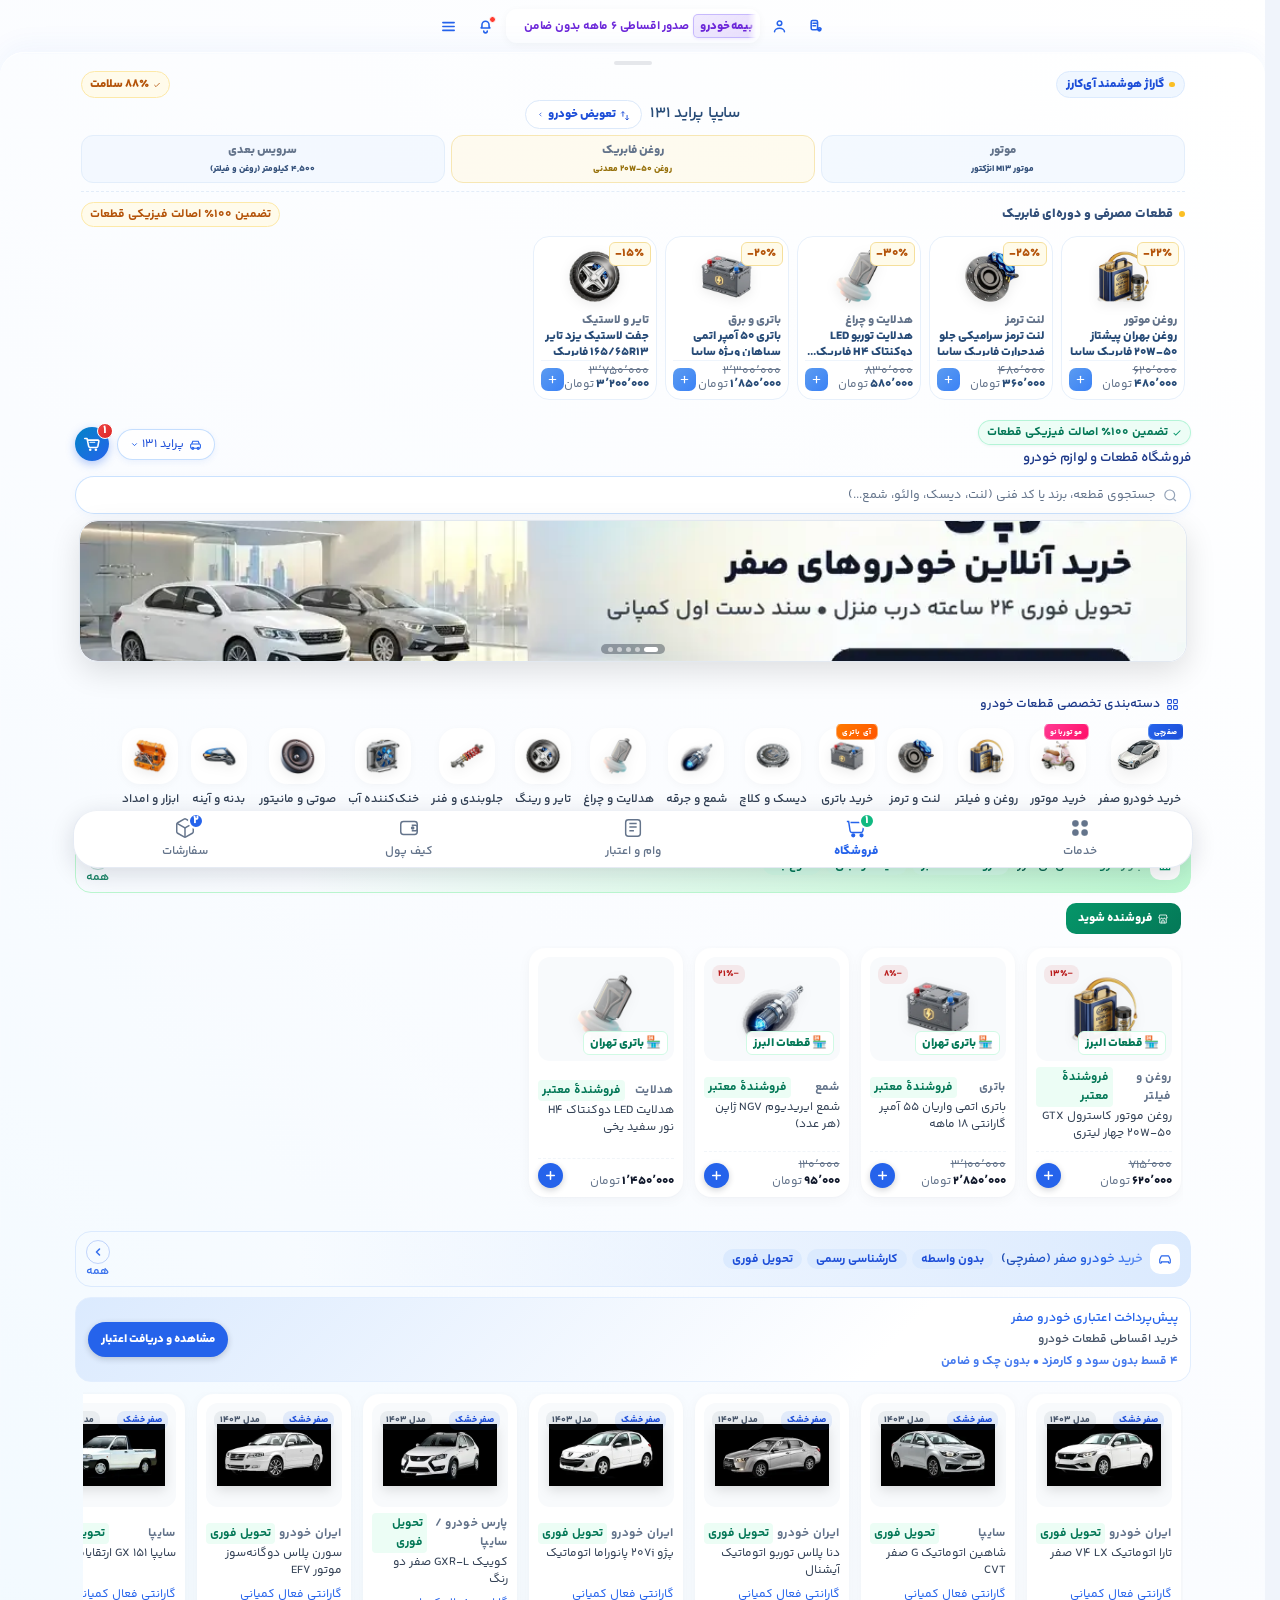
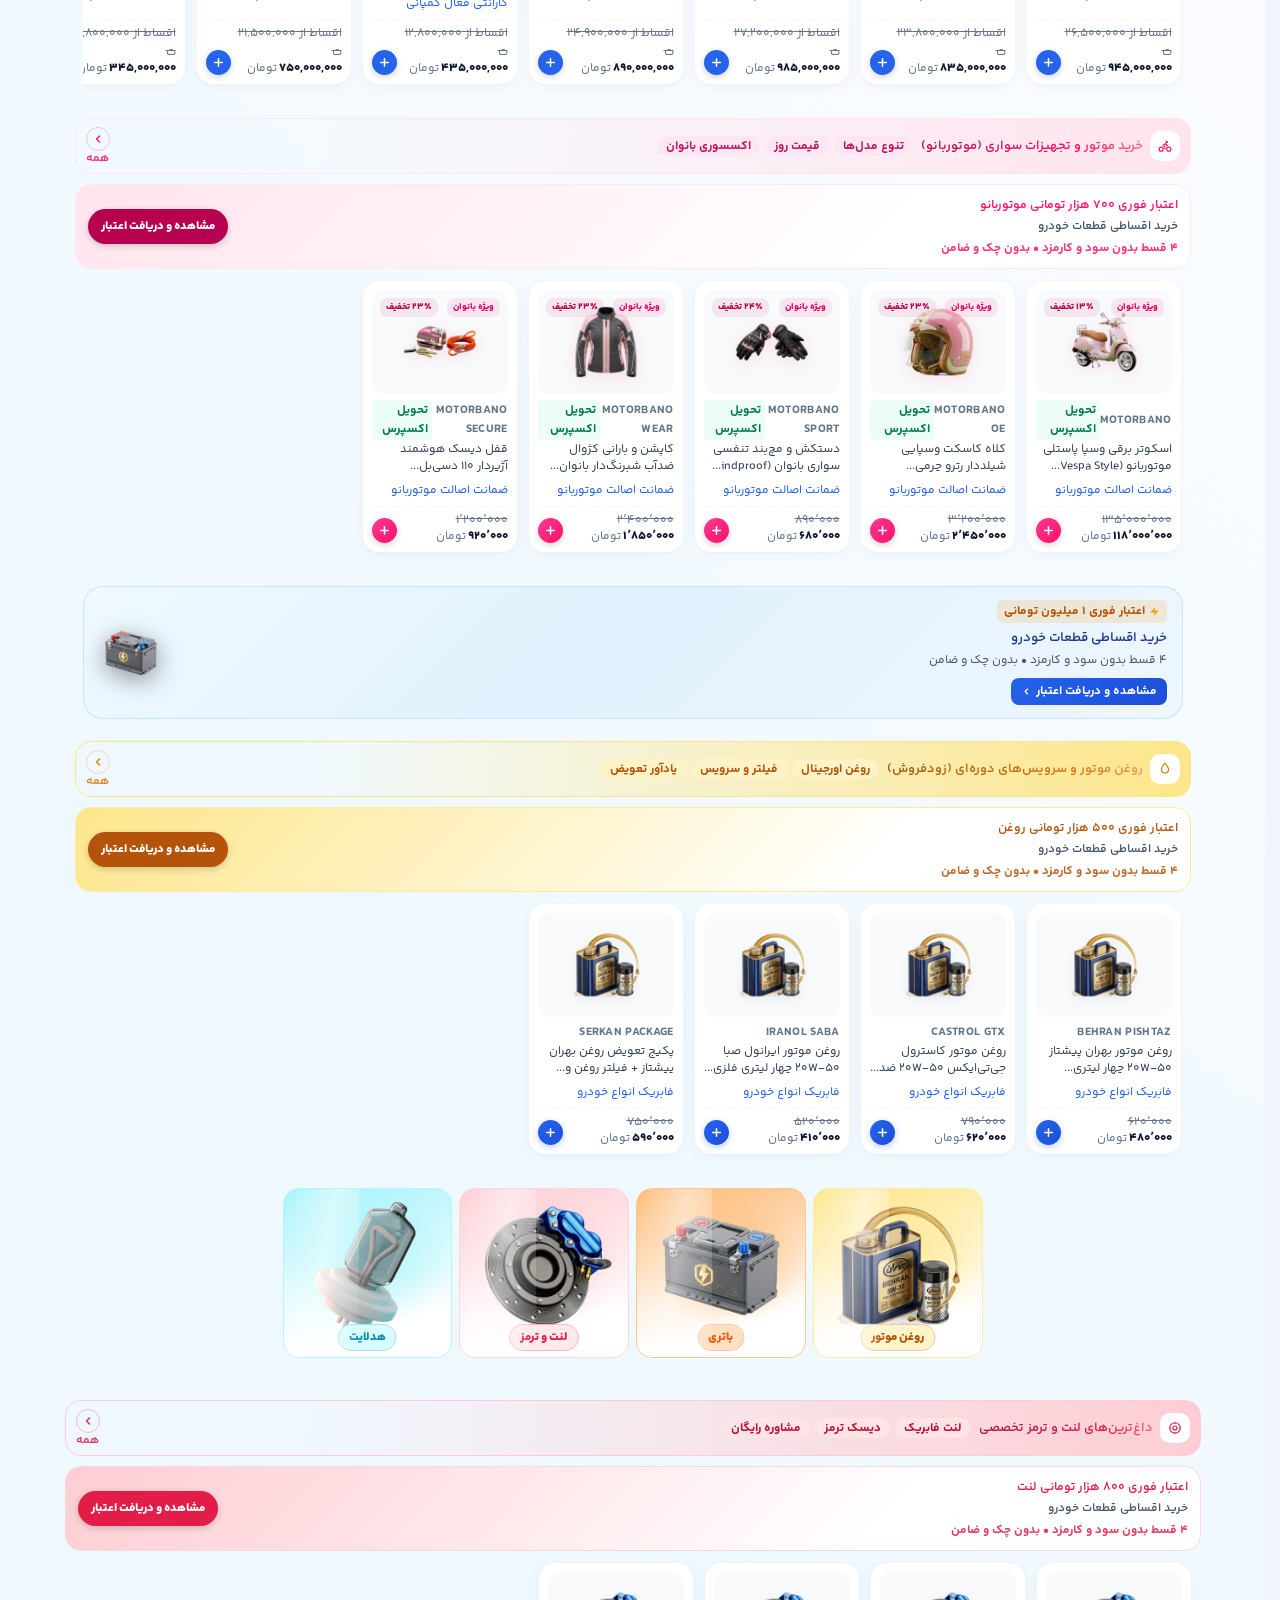
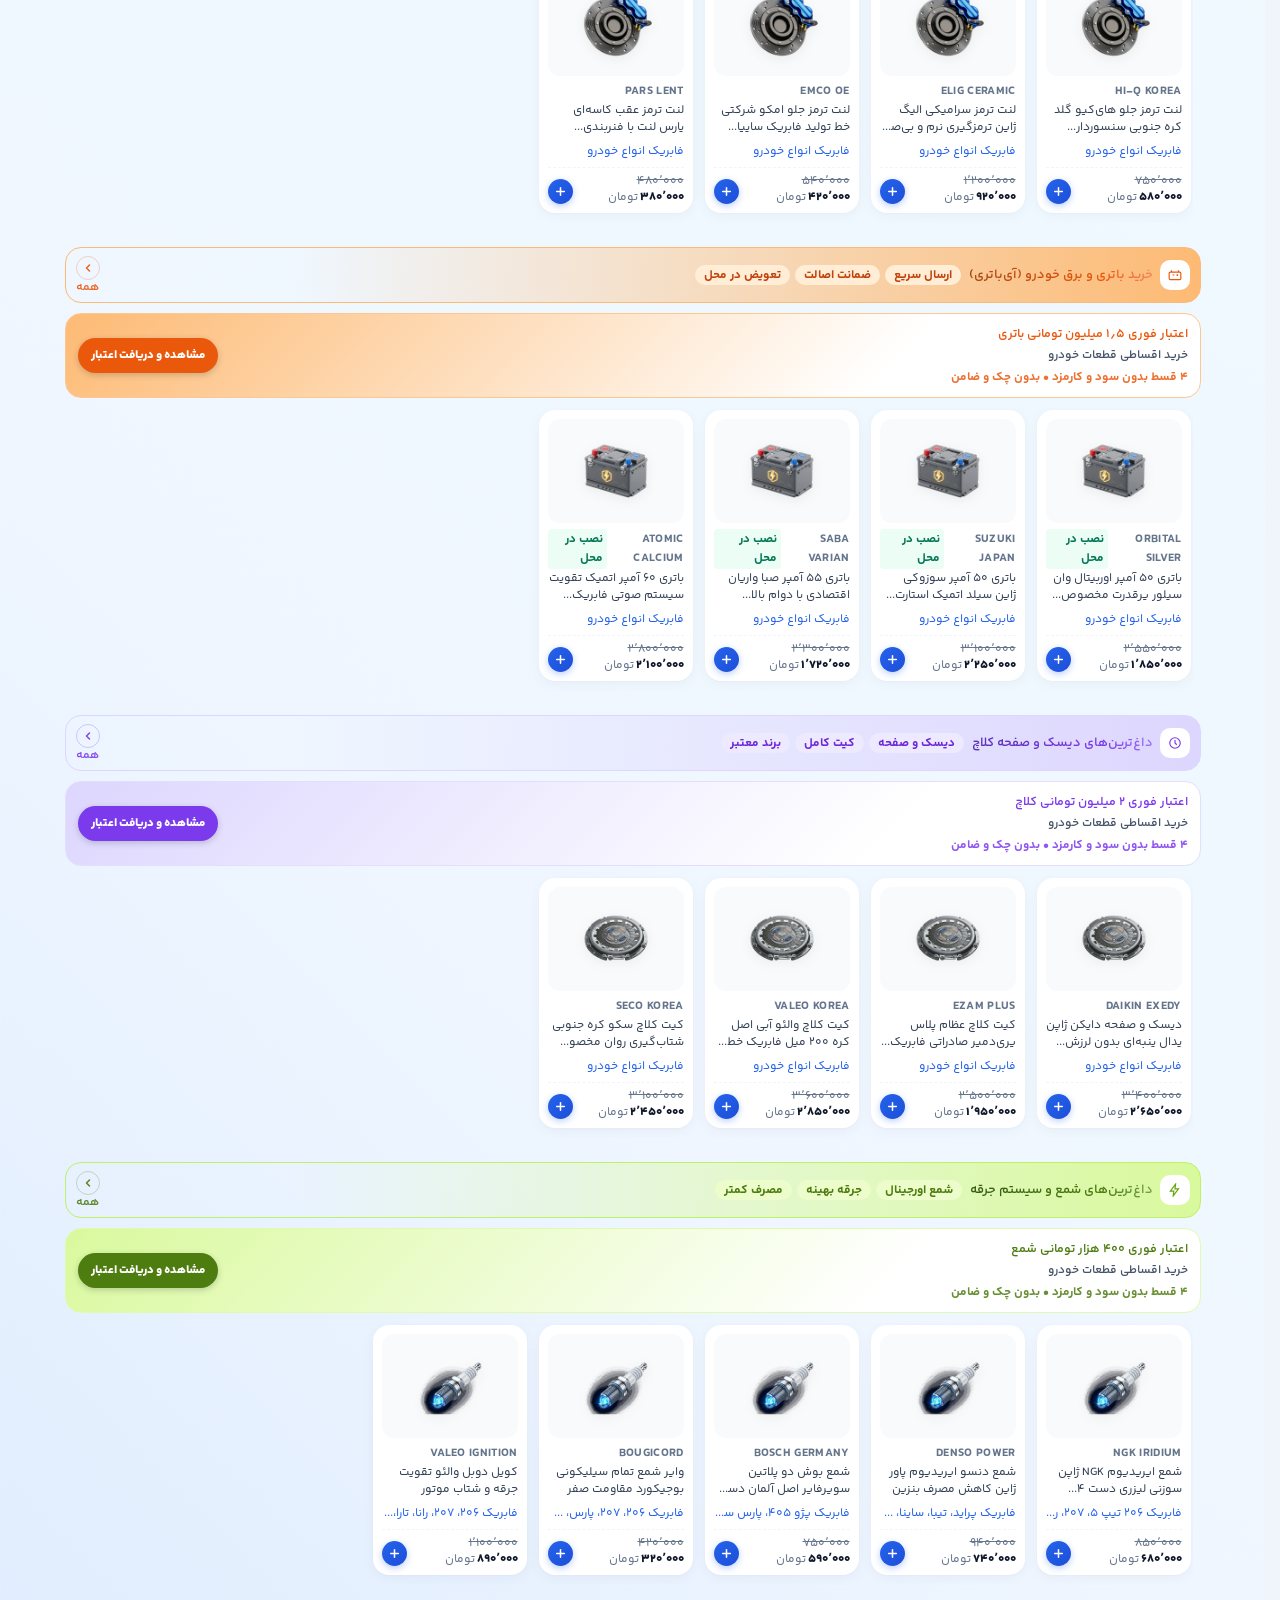
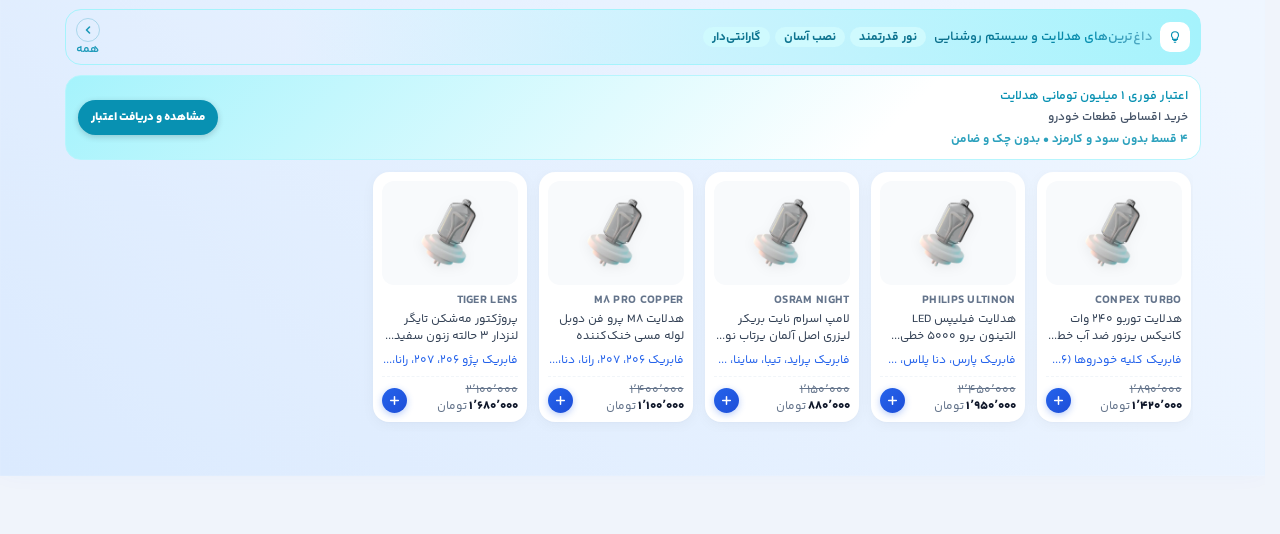
<file: index.html>
<!DOCTYPE html><html lang="fa" dir="rtl"><head><meta charset="UTF-8"><meta name="viewport" content="width=device-width,initial-scale=1"><meta name="apple-mobile-web-app-capable" content="yes"><meta name="apple-mobile-web-app-status-bar-style" content="default"><meta name="apple-mobile-web-app-title" content="آی‌کارز"><link rel="apple-touch-icon" href="i-minimal.png"><link rel="icon" type="image/png" href="i-minimal.png"><link rel="manifest" href="manifest.json"><title>آی‌کارز | iCARZ — سامانه جامع خودرو و موتوربانو</title><meta name="description" content="سامانه جامع خودرو آی‌کارز: خدمات در محل، فروشگاه قطعات فابریک با ضمانت اصالت و خرید خودرو صفر کیلومتر ایرانی."><meta name="theme-color" content="#2563EB"><meta property="og:title" content="آی‌کارز | iCARZ"><meta property="og:description" content="سامانه جامع خودرو: خدمات در محل، قطعات فابریک و خودرو صفر با ضمانت."><meta property="og:type" content="website"><meta property="og:image" content="images/shop/banner-sefrchi-white-v5.webp?v=10.0_fakher"><link rel="preload" as="font" type="font/woff2" href="fonts/YekanBakhFaNum-Regular.woff2" crossorigin><link rel="preload" as="font" type="font/woff2" href="fonts/YekanBakhFaNum-ExtraBold.woff2" crossorigin><link rel="stylesheet" href="styles.css"></head><body><div class="phone theme-shop-white"><div class="toast" id="toast"><span id="toastText"></span></div><div class="scroll-progress" id="scrollProgress"></div><button class="to-top" id="toTop" onclick="window.scrollTo({top:0,behavior:'smooth'})" title="بازگشت به بالا"><svg viewBox="0 0 24 24" width="16" height="16" fill="none" stroke="currentColor" stroke-width="2.4" stroke-linecap="round" stroke-linejoin="round"><path d="M12 19V5"/><path d="M5 12l7-7 7 7"/></svg></button><div class="drawer" id="drawer" onclick="closeDrawer(event)"><div class="drawer-panel" onclick="event.stopPropagation()"><div class="drawer-head"><div class="drawer-brand-wrap"><div class="drawer-logo-badge"><svg viewBox="0 0 36 36" width="22" height="22" fill="none"><defs><linearGradient id="icarzLogoGrad" x1="0" y1="0" x2="36" y2="36"><stop offset="0%" stop-color="#FF1744"/><stop offset="50%" stop-color="#FF5252"/><stop offset="100%" stop-color="#FFB300"/></linearGradient></defs><path d="M6 23L11 11H25L30 23H6Z" stroke="url(#icarzLogoGrad)" stroke-width="2.2" stroke-linejoin="round"/><circle cx="11" cy="23" r="2.6" fill="#FFF"/><circle cx="25" cy="23" r="2.6" fill="#FFF"/><circle cx="11" cy="23" r="1.3" fill="#FF1744"/><circle cx="25" cy="23" r="1.3" fill="#FF1744"/><path d="M14 17H22" stroke="#00E5FF" stroke-width="2" stroke-linecap="round"/><circle cx="18" cy="7.5" r="1.8" fill="#FFE814"/></svg></div><div class="drawer-title-wrap"><b>iCARZ</b> <span>سامانه هوشمند خودرو</span></div></div><button class="drawer-close-btn" onclick="closeDrawer({target:{id:'drawer'}})">✕</button></div><div class="drawer-item" data-section="profile" onclick="navigateTo('profile')" style="background:#F0F4FF;border-color:#D8E4FF;margin-bottom:6px"><div class="drawer-item-icon" style="background:#2A5BFF;color:white"><svg viewBox="0 0 24 24"><circle cx="12" cy="7.5" r="3.5"/><path d="M5 20c0-3 3.1-5.5 7-5.5s7 2.5 7 5.5"/></svg></div><span>حساب کاربری VIP</span></div><div class="drawer-app-download-box"><div class="dadb-title">📱 دریافت مستقیم اپلیکیشن موبایل</div><a href="icarz.apk" download class="dadb-btn android" title="دانلود مستقیم فایل نصبی APK اندروید"><svg viewBox="0 0 24 24" width="16" height="16" fill="currentColor"><path d="M17.523 15.3414c-.5511 0-.9993-.4486-.9993-1.0001s.4482-.9998.9993-.9998c.5516 0 .9997.4483.9997.9998 0 .5515-.4481 1.0001-.9997 1.0001m-11.046 0c-.5511 0-.9993-.4486-.9993-1.0001s.4482-.9998.9993-.9998c.5516 0 .9998.4483.9998.9998 0 .5515-.4482 1.0001-.9998 1.0001m11.4045-6.02l1.996-3.4572c.1068-.1846.0435-.421-.1411-.5278-.1847-.1067-.421-.0436-.5278.1411l-2.023 3.5042c-1.5791-.7202-3.3742-1.1278-5.3056-1.1278s-3.7265.4076-5.3056 1.1278l-2.023-3.5042c-.1068-.1847-.3431-.2478-.5278-.1411-.1846.1068-.2479.3432-.1411.5278l1.996 3.4572c-4.0042 2.1867-6.702 6.2943-7.0005 11.0452h26.0084c-.2985-4.7509-2.9963-8.8585-7.0005-11.0452"/></svg> <span>دانلود نسخه اندروید (فایل نصبی APK)</span> </a><button class="dadb-btn ios" onclick="closeDrawer(); openIosInstallModal();" title="راهنما و نصب نسخه آیفون"><svg viewBox="0 0 24 24" width="16" height="16" fill="currentColor"><path d="M18.71 19.5c-.83 1.24-1.71 2.45-3.05 2.47-1.34.03-1.77-.79-3.29-.79-1.53 0-2 .77-3.27.82-1.31.05-2.3-1.32-3.14-2.53C4.25 17 2.94 12.45 4.7 9.39c.87-1.52 2.43-2.48 4.12-2.51 1.28-.02 2.5.87 3.29.87.78 0 2.26-1.07 3.81-.91.65.03 2.47.26 3.64 1.98-.09.06-2.17 1.28-2.15 3.81.03 3.02 2.65 4.03 2.68 4.04-.03.07-.42 1.44-1.38 2.83M15.97 6.37c.63-.76 1.05-1.82.93-2.87-.91.04-2.01.61-2.66 1.37-.57.65-1.07 1.73-.93 2.76 1.01.08 2.03-.5 2.66-1.26z"/></svg> <span>راهنما و نصب نسخه آیفون (iOS PWA)</span></button> <a href="icarz.mobileconfig" download class="dadb-btn config" title="دانلود پروفایل وب‌کلیپ آیفون"><svg viewBox="0 0 24 24" width="15" height="15" fill="none" stroke="currentColor" stroke-width="2"><rect x="5" y="2" width="14" height="20" rx="3"/><line x1="12" y1="18" x2="12.01" y2="18"/></svg> <span>نصب مستقیم وب‌کلیپ آیفون (MobileConfig)</span> </a><a href="icarz-app.zip" download="icarz-app.zip" class="dadb-btn zip" title="دانلود بسته سورس"><svg viewBox="0 0 24 24" width="15" height="15" fill="none" stroke="currentColor" stroke-width="2"><path d="M21 16V8a2 2 0 0 0-1-1.73l-7-4a2 2 0 0 0-2 0l-7 4A2 2 0 0 0 3 8v8a2 2 0 0 0 1 1.73l7 4a2 2 0 0 0 2 0l7-4A2 2 0 0 0 21 16z"/><polyline points="3.27 6.96 12 12.01 20.73 6.96"/><line x1="12" y1="22.08" x2="12" y2="12"/></svg> <span>دانلود سورس و بسته کامل (icarz-app.zip)</span></a></div><div class="drawer-section-title">صفحات اصلی</div><div class="drawer-item active" data-section="services" onclick="navigateTo('services')"><div class="drawer-item-icon" style="background:rgba(255,255,255,.2);color:white"><svg viewBox="0 0 24 24"><rect x="3" y="3" width="7" height="7" rx="2"/><rect x="14" y="3" width="7" height="7" rx="2"/><rect x="3" y="14" width="7" height="7" rx="2"/><rect x="14" y="14" width="7" height="7" rx="2"/></svg></div><span>خدمات خودرویی</span></div><div class="drawer-item" data-section="shop" onclick="navigateTo('shop')"><div class="drawer-item-icon" style="background:#FFF3E8;color:#EA580C"><svg viewBox="0 0 24 24"><path d="M6 2L3 6v14a2 2 0 002 2h14a2 2 0 002-2V6l-3-4H6zM3 6h18"/><path d="M16 10a4 4 0 01-8 0"/></svg></div><span>فروشگاه قطعات</span></div><div class="drawer-item" data-section="orders" onclick="openOrdersModal()"><div class="drawer-item-icon" style="background:#EFF6FF;color:#2563EB"><svg viewBox="0 0 24 24"><path d="M21 16V8a2 2 0 0 0-1-1.73l-7-4a2 2 0 0 0-2 0l-7 4A2 2 0 0 0 3 8v8a2 2 0 0 0 1 1.73l7 4a2 2 0 0 0 2 0l7-4A2 2 0 0 0 21 16z"/><polyline points="3.27 6.96 12 12.01 20.73 6.96"/><line x1="12" y1="22.08" x2="12" y2="12"/></svg></div><span>سفارش‌ها و پیگیری فاکتور</span></div><div class="drawer-section-title" style="display:flex;align-items:center;gap:6px"><span>خدمات در محل آی کارز</span><div class="section-beacon" title="خدمات فوری در محل"><span class="beacon-minimal"><svg viewBox="0 0 24 24" width="11" height="11" fill="none" stroke="#2563EB" stroke-width="1.8" stroke-linecap="round" stroke-linejoin="round"><path d="M12 2a7 7 0 0 0-7 7c0 5 7 13 7 13s7-8 7-13a7 7 0 0 0-7-7z"/><circle cx="12" cy="9" r="2.5"/></svg></span></div></div><div class="drawer-item" data-section="battery" onclick="navigateTo('battery', 'آی باتری')"><div class="drawer-item-icon" style="background:#FFFBEB;color:#D97706"><svg viewBox="0 0 24 24" fill="none" stroke="currentColor" stroke-width="1.7" stroke-linecap="round" stroke-linejoin="round"><rect x="3" y="7" width="18" height="13" rx="2"/><rect x="5.5" y="4" width="3.5" height="3" rx="0.8" fill="currentColor"/><rect x="15" y="4" width="3.5" height="3" rx="0.8" fill="currentColor"/><line x1="7.25" y1="10.5" x2="7.25" y2="14.5"/><line x1="5.25" y1="12.5" x2="9.25" y2="12.5"/><line x1="14.75" y1="12.5" x2="18.75" y2="12.5"/><path d="M12 9l-1 3.5h2l-1 3.5" stroke-width="1.8"/></svg></div><span>آی باتری (در محل)</span></div><div class="drawer-item" data-section="sefrchi" onclick="navigateTo('sefrchi', 'صفرچی (خرید خودرو صفر)')"><div class="drawer-item-icon" style="background:#EFF6FF;color:#2563EB"><svg viewBox="0 0 24 24" fill="none" stroke="currentColor" stroke-width="1.7" stroke-linecap="round" stroke-linejoin="round"><path d="M3 14l1.5-5a2 2 0 0 1 1.9-1.3h8.2a2 2 0 0 1 1.9 1.3L18 14H3z"/><rect x="2" y="14" width="17" height="5" rx="2"/><circle cx="6" cy="18.5" r="1.5"/><circle cx="15" cy="18.5" r="1.5"/><circle cx="19" cy="4.5" r="2.5"/><path d="M19 7v6M17 10h2M17 12h2"/></svg></div><span>صفرچی (خرید خودرو صفر)</span></div><div class="drawer-item" data-section="carwash" onclick="navigateTo('carwash', 'کارواش سیار')"><div class="drawer-item-icon" style="background:#ECFEFF;color:#0891B2"><svg viewBox="0 0 24 24"><path d="M12 2.69l5.66 5.66a8 8 0 11-11.31 0z"/><path d="M12 11v4M10 13h4"/></svg></div><span>کارواش سیار</span></div><div class="drawer-item" data-section="oil" onclick="navigateTo('oil', 'سرویس و تعویض روغن')"><div class="drawer-item-icon" style="background:#FFF7ED;color:#C2410C"><svg viewBox="0 0 24 24"><path d="M4 10h12v10H4zM16 14h4l2 3v3h-6M6 10V6h4v4M14 6l4-3"/></svg></div><span>سرویس و تعویض روغن</span></div><div class="drawer-item" data-section="tire" onclick="navigateTo('tire', 'تایر و لاستیک')"><div class="drawer-item-icon" style="background:#F1F5F9;color:#475569"><svg viewBox="0 0 24 24"><circle cx="12" cy="12" r="9"/><circle cx="12" cy="12" r="4"/><path d="M12 3v5M12 16v5M3 12h5M16 12h5"/></svg></div><span>تایر و لاستیک</span></div><div class="drawer-item" data-section="fuel" onclick="navigateTo('fuel', 'بنزین در محل')"><div class="drawer-item-icon" style="background:#FEF2F2;color:#DC2626"><svg viewBox="0 0 24 24"><path d="M3 22V5a2 2 0 012-2h8a2 2 0 012 2v17M15 9h3a2 2 0 012 2v3a2 2 0 01-2 2h-1M6 12h6M3 22h12"/></svg></div><span>بنزین در محل</span></div><div class="drawer-item" data-section="emergency" onclick="navigateTo('emergency', 'امداد خودرو ۲۴ ساعته')"><div class="drawer-item-icon" style="background:#F3E8FF;color:#6B21A8"><svg viewBox="0 0 24 24"><path d="M14.7 6.3a1 1 0 000 1.4l1.6 1.6a1 1 0 001.4 0l3.77-3.77a6 6 0 01-7.94 7.94l-6.91 6.91a2.12 2.12 0 01-3-3l6.91-6.91a6 6 0 017.94-7.94l-3.76 3.76z"/></svg></div><span>امداد خودرو ۲۴ ساعته</span></div><div class="drawer-section-title" style="display:flex;align-items:center;gap:6px"><span>بیمه و خسارت تصادفات</span><div class="section-beacon" title="پوشش بیمه و خسارت تصادف"><span class="beacon-minimal"><svg viewBox="0 0 24 24" width="11" height="11" fill="none" stroke="#059669" stroke-width="1.8" stroke-linecap="round" stroke-linejoin="round"><path d="M12 22s8-4 8-10V5l-8-3-8 3v7c0 6 8 10 8 10z"/><path d="M9 12l2 2 4-4"/></svg></span></div></div><div class="drawer-item" data-section="insurance-third" onclick="navigateTo('insurance-third', 'بیمه شخص ثالث (خسارت تصادف)')"><div class="drawer-item-icon" style="background:#F0FDF4;color:#16A34A"><svg viewBox="0 0 24 24"><path d="M12 22s8-4 8-10V5l-8-3-8 3v7c0 6 8 10 8 10z"/><path d="M9 12l2 2 4-4"/></svg></div><span>بیمه شخص ثالث (خسارت تصادف)</span></div><div class="drawer-item" data-section="insurance-body" onclick="navigateTo('insurance-body', 'بیمه بدنه (جبران آسیب خودرو)')"><div class="drawer-item-icon" style="background:#EFF6FF;color:#2563EB"><svg viewBox="0 0 24 24"><path d="M12 2L3 7v6c0 5.5 3.8 10.7 9 12 5.2-1.3 9-6.5 9-12V7l-9-5z"/><circle cx="12" cy="12" r="3"/></svg></div><span>بیمه بدنه (جبران آسیب خودرو)</span></div><div class="drawer-item" data-section="accident-claim" onclick="navigateTo('accident-claim', 'ثبت و ارزیابی آنلاین خسارت تصادف')"><div class="drawer-item-icon" style="background:#FFF1F2;color:#E11D48"><svg viewBox="0 0 24 24"><path d="M10.29 3.86L1.82 18a2 2 0 001.71 3h16.94a2 2 0 001.71-3L13.71 3.86a2 2 0 00-3.42 0z"/><line x1="12" y1="9" x2="12" y2="13"/><line x1="12" y1="17" x2="12.01" y2="17"/></svg></div><span>اعلام خسارت و کروکی تصادف</span></div><div class="drawer-item" data-section="insurance-installment" onclick="navigateTo('insurance-installment', 'خرید اقساطی بیمه ۶ ماهه')"><div class="drawer-item-icon" style="background:#FFF7ED;color:#EA580C"><svg viewBox="0 0 24 24"><rect x="3" y="4" width="18" height="18" rx="2"/><line x1="16" y1="2" x2="16" y2="6"/><line x1="8" y1="2" x2="8" y2="6"/><line x1="3" y1="10" x2="21" y2="10"/><path d="M8 14h.01M12 14h.01M16 14h.01M8 18h.01M12 18h.01M16 18h.01"/></svg></div><span>خرید اقساطی بیمه (بدون ضامن)</span></div><div class="drawer-section-title" style="display:flex;align-items:center;gap:6px"><span>خدمات استعلامی و عوارض</span><div class="police-siren" title="پلیس راهور و استعلامات فوری"><span class="siren-led red"></span> <span class="siren-led blue"></span></div></div><div class="drawer-item" data-section="fine" onclick="navigateTo('fine', 'استعلام خلافی و پلاک')"><div class="drawer-item-icon" style="background:#EFF6FF;color:#2563EB"><svg viewBox="0 0 24 24"><path d="M14 2H6a2 2 0 00-2 2v16a2 2 0 002 2h12a2 2 0 002-2V8z"/><polyline points="14 2 14 8 20 8"/><line x1="16" y1="13" x2="8" y2="13"/><line x1="16" y1="17" x2="8" y2="17"/></svg></div><span>استعلام خلافی و پلاک</span></div><div class="drawer-item" data-section="toll" onclick="navigateTo('toll', 'عوارض آزادراهی')"><div class="drawer-item-icon" style="background:#F7FEE7;color:#65A30D"><svg viewBox="0 0 24 24"><path d="M4 19L8 5M20 19L16 5M12 7v3M12 14v3"/><circle cx="12" cy="19" r="2"/></svg></div><span>عوارض آزادراهی</span></div><div class="drawer-item" data-section="inspection" onclick="navigateTo('inspection', 'معاینه فنی خودرو')"><div class="drawer-item-icon" style="background:#FEF3C7;color:#D97706"><svg viewBox="0 0 24 24"><path d="M9 11l3 3L22 4"/><path d="M21 12v7a2 2 0 01-2 2H5a2 2 0 01-2-2V5a2 2 0 012-2h11"/></svg></div><span>استعلام معاینه فنی</span></div><div class="drawer-section-title" style="display:flex;align-items:center;gap:6px"><span>امور مالی و جوایز</span><div class="section-beacon" title="امور مالی و جوایز"><span class="beacon-minimal"><svg viewBox="0 0 24 24" width="12" height="10" fill="none" stroke="#059669" stroke-width="1.8" stroke-linecap="round" stroke-linejoin="round"><rect x="2" y="5" width="20" height="14" rx="2.5"/><circle cx="12" cy="12" r="3.2"/><path d="M6 12h.01M18 12h.01"/></svg></span></div></div><div class="drawer-item" data-section="credit" onclick="navigateTo('credit')"><div class="drawer-item-icon" style="background:#F5F3FF;color:#6366F1"><svg viewBox="0 0 24 24"><rect x="2" y="5" width="20" height="14" rx="3"/><line x1="2" y1="10" x2="22" y2="10"/><circle cx="6" cy="15" r="1.5"/><path d="M15 15h3"/></svg></div><span>وام و اعتبار</span></div><div class="drawer-item" data-section="wallet" onclick="navigateTo('wallet')"><div class="drawer-item-icon" style="background:#ECFDF5;color:#059669"><svg viewBox="0 0 24 24"><path d="M20 7H4a2 2 0 00-2 2v10a2 2 0 002 2h16a2 2 0 002-2V9a2 2 0 00-2-2z"/><path d="M16 13a2 2 0 104 0 2 2 0 00-4 0z"/><path d="M4 7V5a2 2 0 012-2h12"/></svg></div><span>کیف پول</span></div><div class="drawer-item" data-section="discount" onclick="navigateTo('discount')"><div class="drawer-item-icon" style="background:#FFF1F2;color:#E11D48"><svg viewBox="0 0 24 24"><path d="M20.59 13.41l-7.17 7.17a2 2 0 01-2.83 0L2 12V2h10l8.59 8.59a2 2 0 010 2.82z"/><line x1="7" y1="7" x2="7.01" y2="7"/></svg></div><span>کد تخفیف: ICARZ</span></div><div class="drawer-section-title">پشتیبانی و ارتباط</div><div class="drawer-item" data-section="support" onclick="navigateTo('support')"><div class="drawer-item-icon" style="background:#F0FDFA;color:#0F766E"><svg viewBox="0 0 24 24"><path d="M22 16.92v3a2 2 0 0 1-2.18 2 19.79 19.79 0 0 1-8.63-3.07 19.5 19.5 0 0 1-6-6 19.79 19.79 0 0 1-3.07-8.67A2 2 0 0 1 4.11 2h3a2 2 0 0 1 2 1.72 12.84 12.84 0 0 0 .7 2.81 2 2 0 0 1-.45 2.11L8.09 9.91a16 16 0 0 0 6 6l1.27-1.27a2 2 0 0 1 2.11-.45 12.84 12.84 0 0 0 2.81.7A2 2 0 0 1 22 16.92z"/></svg></div><span>پشتیبانی: ۰۹۰۰۵۵۵۵۰۱۲</span></div></div></div><div class="profile-modal" id="profileModal" onclick="closeProfileModal(event)"><div class="pm-panel" onclick="event.stopPropagation()"><div class="pm-handle"></div><div class="pm-head"><div class="pm-head-right"><div class="pm-avatar-wrap"><div class="pm-avatar"><svg viewBox="0 0 24 24" width="24" height="24" fill="none" stroke="#2A5BFF" stroke-width="1.8" stroke-linecap="round" stroke-linejoin="round"><circle cx="12" cy="7.5" r="3.5"/><path d="M5 20c0-3 3.1-5.5 7-5.5s7 2.5 7 5.5"/></svg></div><span class="pm-vip-badge">VIP <svg viewBox="0 0 24 24" width="9" height="9" fill="currentColor" stroke="none" style="display:inline-block; vertical-align:middle;"><polygon points="12 2 15.09 8.26 22 9.27 17 14.14 18.18 21.02 12 17.77 5.82 21.02 7 14.14 2 9.27 8.91 8.26 12 2"/></svg></span></div><div class="pm-user-info"><h4>کاربر گرامی آی کارز</h4><span class="pm-phone">۰۹۱۲ ••• ۴۵۶۷</span></div></div><button class="pm-close" onclick="closeProfileModal({target:{id:'profileModal'}})">✕</button></div><div class="pm-wallet-card"><div class="pm-w-right"><span class="pm-w-label">موجودی کیف پول شما</span> <span class="pm-w-amount">۲,۴۵۰,۰۰۰ <span>تومان</span></span></div><button class="pm-w-btn" onclick="showToast('درگاه افزایش موجودی')">+ افزایش</button></div><div class="pm-car-card"><div class="pm-car-r"><div class="pm-car-icon"><svg viewBox="0 0 24 24"><path d="M5 17h14M5 17a2 2 0 01-2-2V9a2 2 0 012-2h14a2 2 0 012 2v6a2 2 0 01-2 2M5 17l1.5 2h11l1.5-2M7 13h.01M17 13h.01"/></svg></div><div><span class="pm-car-name">پژو ۲۰۶ تیپ ۵ • سفید</span> <span class="pm-car-plate">ایران ۵۵ • ۳۲۱ ص ۱۲</span></div></div><span class="pm-car-badge">بیمه فعال</span></div><div class="pm-list"><div class="pm-row" onclick="openOrdersModal()"><div class="pm-row-r"><div class="pm-row-icon"><svg viewBox="0 0 24 24"><path d="M21 16V8a2 2 0 00-1-1.73l-7-4a2 2 0 00-2 0l-7 4A2 2 0 003 8v8a2 2 0 001 1.73l7 4a2 2 0 002 0l7-4A2 2 0 0021 16z"/><polyline points="3.27 6.96 12 12.01 20.73 6.96"/><line x1="12" y1="22.08" x2="12" y2="12"/></svg></div><span>سفارش‌ها و فاکتورها</span></div><span class="pm-arrow">‹</span></div><div class="pm-row" onclick="showToast('مدیریت خودروهای ثبت‌شده')"><div class="pm-row-r"><div class="pm-row-icon"><svg viewBox="0 0 24 24"><path d="M19 17h2c.6 0 1-.4 1-1v-3c0-.9-.7-1.7-1.5-1.9C18.7 10.6 16 10 16 10s-1.3-1.4-2.2-2.3c-.5-.4-1.1-.7-1.8-.7H5c-.6 0-1.1.4-1.4.9l-1.4 2.9C2.1 11.1 2 11.5 2 12v4c0 .6.4 1 1 1h2"/><circle cx="7" cy="17" r="2"/><circle cx="17" cy="17" r="2"/></svg></div><span>مدیریت خودروها (۱ خودرو)</span></div><span class="pm-arrow">‹</span></div><div class="pm-row" onclick="showToast('بیمه‌نامه‌های شخص ثالث و بدنه')"><div class="pm-row-r"><div class="pm-row-icon"><svg viewBox="0 0 24 24"><path d="M12 22s8-4 8-10V5l-8-3-8 3v7c0 6 8 10 8 10z"/><path d="M9 12l2 2 4-4"/></svg></div><span>بیمه‌نامه‌های فعال من</span></div><span class="pm-arrow">‹</span></div><div class="pm-row" onclick="showToast('آدرس‌های منتخب برای خدمات در محل')"><div class="pm-row-r"><div class="pm-row-icon"><svg viewBox="0 0 24 24"><path d="M21 10c0 7-9 13-9 13s-9-6-9-13a9 9 0 0118 0z"/><circle cx="12" cy="10" r="3"/></svg></div><span>آدرس‌های ذخیره‌شده</span></div><span class="pm-arrow">‹</span></div><div class="pm-row" onclick="window.location.href='tel:09005555012'; showToast('تماس با پشتیبانی VIP: ۰۹۰۰۵۵۵۵۰۱۲')"><div class="pm-row-r"><div class="pm-row-icon"><svg viewBox="0 0 24 24"><path d="M22 16.92v3a2 2 0 0 1-2.18 2 19.79 19.79 0 0 1-8.63-3.07 19.5 19.5 0 0 1-6-6 19.79 19.79 0 0 1-3.07-8.67A2 2 0 0 1 4.11 2h3a2 2 0 0 1 2 1.72 12.84 12.84 0 0 0 .7 2.81 2 2 0 0 1-.45 2.11L8.09 9.91a16 16 0 0 0 6 6l1.27-1.27a2 2 0 0 1 2.11-.45 12.84 12.84 0 0 0 2.81.7A2 2 0 0 1 22 16.92z"/></svg></div><span>پشتیبانی VIP (۰۹۰۰۵۵۵۵۰۱۲)</span></div><span style="font-size:9.5px;color:#00E676;font-weight:700">آنلاین</span></div></div><button class="pm-logout-btn" onclick="showToast('از حساب کاربری خارج شدید'); closeProfileModal({target:{id:'profileModal'}})"><svg viewBox="0 0 24 24" width="15" height="15" fill="none" stroke="currentColor" stroke-width="1.8"><path d="M9 21H5a2 2 0 0 1-2-2V5a2 2 0 0 1 2-2h4M16 17l5-5-5-5M21 12H9"/></svg> <span>خروج از حساب کاربری</span></button></div></div><div class="top-actions"><div class="group"><div class="icon-btn" onclick="openDrawer()" title="منوی اصلی"><svg viewBox="0 0 24 24"><line x1="4" y1="6.5" x2="20" y2="6.5"/><line x1="4" y1="12" x2="20" y2="12"/><line x1="4" y1="17.5" x2="20" y2="17.5"/></svg></div><div class="icon-btn notif-dot" id="notifBtn" onclick="toggleNotif()" title="اعلانات"><svg viewBox="0 0 24 24"><path d="M12 4.5a5 5 0 0 0-5 5v2.8l-1.2 1.7h12.4l-1.2-1.7V9.5a5 5 0 0 0-5-5Z"/><path d="M9.5 18.5a2.5 2.5 0 0 0 5 0"/></svg><span class="notif-badge-dot"></span></div></div><div class="header-ticker" id="headerTicker" onclick="copyPromoCode()" title="برای مکث نگه دارید | کلیک برای کپی کد تخفیف"><div class="ticker-track-wrap" id="tickerTrackWrap"><div class="ticker-track" id="tickerTrack"><div class="ticker-content" id="tickerContent"><span class="ticker-item"><span class="ticker-badge tb-icarz"><svg viewBox="0 0 24 24" width="12" height="12" fill="none" stroke="currentColor" stroke-width="2"><path d="M2 13l2-4h8l2 4H2z"/><circle cx="5" cy="16" r="1.5"/><circle cx="11" cy="16" r="1.5"/><path d="M16 3a2.5 2.5 0 0 0 2.2 3.7l3 3a1.4 1.4 0 0 1-2 2l-3-3a2.5 2.5 0 0 0-3.7-2.2l1.8 1.8-1.5 1.5-2.8-2.8 1.5-1.5 1.8 1.8A2.5 2.5 0 0 0 16 3z"/></svg> <span>iCARZ</span> </span><span class="ticker-txt txt-icarz">سامانه هوشمند جامع خودرو</span> </span><span class="ticker-sep">•</span><span class="ticker-item"><span class="ticker-badge tb-batri"><svg viewBox="0 0 24 24" width="12" height="12" fill="none" stroke="currentColor" stroke-width="2.2"><polygon points="13 2 3 14 12 14 11 22 21 10 12 10 13 2" fill="currentColor" fill-opacity="0.25"/><path d="M19 4l1.5 2M21.5 9l-2-1M4 17l-1.5 2M2.5 14l2-1" stroke-linecap="round"/></svg> <span>آی باتری</span> </span><span class="ticker-txt txt-batri">۲۰٪ تخفیف تعویض فوری در محل</span> </span><span class="ticker-sep">•</span><span class="ticker-item"><span class="ticker-badge tb-sefrchi"><svg viewBox="0 0 24 24" width="11" height="11" fill="none" stroke="currentColor" stroke-width="2.2"><path d="M19 17h2c.6 0 1-.4 1-1v-3c0-.9-.7-1.7-1.5-1.9C18.7 10.6 16 10 16 10s-1.3-1.4-2.2-2.3c-.5-.4-1.1-.7-1.8-.7H5c-.6 0-1.1.4-1.4.9l-1.5 2.8C2.1 11.1 2 11.5 2 12v4c0 .6.4 1 1 1h2"/><circle cx="7" cy="17" r="2"/><path d="M9 17h6"/><circle cx="17" cy="17" r="2"/></svg> <span>صفرچی</span> </span><span class="ticker-txt txt-sefrchi">خرید خودرو صفر تحویل روز</span> </span><span class="ticker-sep">•</span><span class="ticker-item"><span class="ticker-badge tb-carwash"><svg viewBox="0 0 24 24" width="11" height="11" fill="none" stroke="currentColor" stroke-width="2.2"><path d="M12 2.69l5.66 5.66a8 8 0 1 1-11.31 0z"/></svg> <span>کارواش</span> </span><span class="ticker-txt txt-carwash">تخفیف ۴۰٪ شستشوی سیار</span> </span><span class="ticker-sep">•</span><span class="ticker-item"><span class="ticker-badge tb-bimeh"><svg viewBox="0 0 24 24" width="11" height="11" fill="none" stroke="currentColor" stroke-width="2.2"><path d="M12 22s8-4 8-10V5l-8-3-8 3v7c0 6 8 10 8 10z"/><path d="m9 12 2 2 4-4"/></svg> <span>بیمه خودرو</span> </span><span class="ticker-txt txt-bimeh">صدور اقساطی ۶ ماهه بدون ضامن</span></span></div></div></div><div class="ticker-flash-wrap" id="tickerFlashWrap"><div class="vp-modern-card" onclick="copyPromoCode(event)" title="کلیک برای کپی کد تخفیف"><div class="vpm-badge"><svg viewBox="0 0 24 24" width="10" height="10" fill="none" stroke="currentColor" stroke-width="2.2"><path d="M20 12v10H4V12M2 7h20v5H2zM12 22V7M12 7H7.5a2.5 2.5 0 0 1 0-5C11 2 12 7 12 7zM12 7h4.5a2.5 2.5 0 0 0 0-5C13 2 12 7 12 7z"/></svg> <span>هدیه ۲۰٪</span></div><div class="vpm-code">ICARZ2026</div><button class="vpm-btn"><svg viewBox="0 0 24 24" width="9" height="9" fill="none" stroke="currentColor" stroke-width="2.2"><rect x="9" y="9" width="13" height="13" rx="2"/><path d="M5 15H4a2 2 0 0 1-2-2V4a2 2 0 0 1 2-2h9a2 2 0 0 1 2 2v1"/></svg> <span>کپی</span></button></div></div></div><div class="group"><div class="icon-btn" onclick="openProfileModal()" title="حساب کاربری"><svg viewBox="0 0 24 24"><circle cx="12" cy="7.5" r="3.2"/><path d="M5 19.5c0-2.8 3.1-5 7-5s7 2.2 7 5"/></svg></div><div class="icon-btn" onclick="showToast('رسید و تراکنش‌ها')" title="رسید و تراکنش‌ها"><svg viewBox="0 0 24 24"><rect x="4.5" y="3.5" width="9" height="13" rx="2"/><path d="M7 7.5h5M7 11h3.5"/><circle cx="16" cy="16" r="2.2"/><path d="M15 16l1 1 2-2"/></svg></div></div></div><div class="services-header-stage" id="servicesHeaderStage" style="display:none;"><div class="pill-nav" id="pillNav"><div class="pill" data-index="2" onclick="setPill(2); setActiveSection('wallet')"><svg viewBox="0 0 24 24" width="14" height="14" fill="none" stroke="currentColor" stroke-width="1.8"><path d="M17.94 17.94A10.07 10.07 0 0 1 12 20c-7 0-11-8-11-8a18.45 18.45 0 0 1 5.06-5.94M9.9 4.24A9.12 9.12 0 0 1 12 4c7 0 11 8 11 8a18.5 18.5 0 0 1-2.16 3.19m-6.72-1.07a3 3 0 1 1-4.24-4.24"/><line x1="1" y1="1" x2="23" y2="23"/></svg> کیف پول</div><div class="pill active" data-index="1" onclick="setPill(1); setActiveSection('credit')"><svg viewBox="0 0 24 24" width="14" height="14" fill="none" stroke="currentColor" stroke-width="1.8"><path d="M1 12s4-8 11-8 11 8 11 8-4 8-11 8-11-8-11-8z"/><circle cx="12" cy="12" r="3"/></svg> وام و اعتبار</div><div class="pill" data-index="0" onclick="setPill(0); setActiveSection('sarmaye')"><svg viewBox="0 0 24 24" width="14" height="14" fill="none" stroke="currentColor" stroke-width="1.8"><path d="M1 12s4-8 11-8 11 8 11 8-4 8-11 8-11-8-11-8z"/><circle cx="12" cy="12" r="3"/></svg> سرمایه</div></div><div class="carousel-nav"><div class="arrow arr-prev" onclick="carousel(-1)" title="قبلی"><svg viewBox="0 0 24 24" width="15" height="15" fill="none" stroke="currentColor" stroke-width="2.2" stroke-linecap="round" stroke-linejoin="round"><path d="M15 18l-6-6 6-6"/></svg></div><div class="dots" id="dots"><div class="dot" data-index="2" onclick="setPill(2); setActiveSection('wallet')"></div><div class="dot active" data-index="1" onclick="setPill(1); setActiveSection('credit')"></div><div class="dot" data-index="0" onclick="setPill(0); setActiveSection('sarmaye')"></div></div><div class="wallet-balance-center" id="walletPixelCenter" style="display:none" onclick="showToast('کیف پول • موجودی: ۲,۴۵۰,۰۰۰ تومان')"><span class="wb-amount">۲,۴۵۰,۰۰۰</span> <span class="wb-unit">تومان</span></div><div class="arrow arr-next" onclick="carousel(1)" title="بعدی"><svg viewBox="0 0 24 24" width="15" height="15" fill="none" stroke="currentColor" stroke-width="2.2" stroke-linecap="round" stroke-linejoin="round"><path d="M9 18l6-6-6-6"/></svg></div></div><div class="details-link" id="detailsLink" onclick="onDetailsClick()"><span id="detailsLinkText">جزئیات وام و اعتبار</span> <span class="d-arr">←</span></div></div><div class="sheet"><div class="handle"></div><div class="sheet-content"><div class="page" id="page-services"><div class="grid"><div class="menu-item" onclick="navigateTo('tire', 'لاستیک')"><div class="icon-box ib-tire"><img loading="lazy" decoding="async" src="images/photo1/tire.webp?v=clean_trans_v5" alt="لاستیک" width="512" height="512"><div class="badge-discount">٪۱۵</div></div><span class="label">لاستیک</span></div><div class="menu-item" onclick="navigateTo('battery', 'باتری')"><div class="icon-box ib-battery"><img loading="lazy" decoding="async" src="images/photo1/battery.webp?v=clean_trans_v5" alt="باتری" width="512" height="512"><div class="badge-discount">٪۲۰</div></div><span class="label">آی باتری</span></div><div class="menu-item" onclick="navigateTo('oil', 'روغن موتور')"><div class="icon-box ib-oil"><img loading="lazy" decoding="async" src="images/photo1/oil.webp?v=clean_trans_v5" alt="روغن" width="512" height="512"></div><span class="label">روغن</span></div><div class="menu-item" onclick="navigateTo('carwash', 'کارواش سیار')"><div class="icon-box ib-carwash"><img loading="lazy" decoding="async" src="images/photo1/carwash.webp?v=clean_trans_v5" alt="کارواش" width="512" height="512"><div class="badge-discount">٪۴۰</div></div><span class="label">کارواش</span></div><div class="menu-item" onclick="navigateTo('fuel', 'سوخت رسانی')"><div class="icon-box ib-gas"><img loading="lazy" decoding="async" src="images/photo1/gas.png?v=clean_trans_v5" alt="سوخت رسانی" width="512" height="512"></div><span class="label">سوخت رسانی</span></div><div class="menu-item" onclick="navigateTo('fine', 'استعلام خلافی')"><div class="icon-box ib-police"><img loading="lazy" decoding="async" src="images/photo1/police.webp?v=clean_trans_v5" alt="خلافی" width="512" height="512"><div class="badge-blue"><svg viewBox="0 0 24 24"><circle cx="12" cy="12" r="9"/><path d="M8 12h8M12 8v8"/></svg></div></div><span class="label">استعلام خلافی</span></div><div class="menu-item" onclick="navigateTo('insurance-body', 'بیمه بدنه')"><div class="icon-box ib-insurance-body"><img loading="lazy" decoding="async" src="images/photo1/insurance-body.webp?v=clean_trans_v5" alt="بیمه بدنه" width="512" height="512"></div><span class="label">بیمه بدنه</span></div><div class="menu-item" onclick="navigateTo('insurance-third', 'بیمه شخص ثالث')"><div class="icon-box ib-insurance-third"><img loading="lazy" decoding="async" src="images/photo1/insurance-third.webp?v=beloved_original_v10" alt="بیمه ثالث" width="512" height="512"><div class="badge-new">جدید</div></div><span class="label">بیمه شخص ثالث</span></div></div><div class="banner" onclick="navigateTo('insurance-installment', 'خرید اقساطی بیمه ۶ ماهه')"><div class="banner-right"><div class="banner-title">بیمه رو ۶ قسطه بخر!</div><div class="banner-sub">با اعتبار آی کارز • بدون ضامن</div><button class="banner-btn">خرید قسطی</button></div><div class="banner-left"><div class="big-6">6</div><div style="display:flex;flex-direction:column;align-items:center"><div class="cal-row"><div class="cal-item cal-step-1">۱</div><div class="cal-item cal-step-2">۲</div><div class="cal-item cal-step-3">۳</div><div class="cal-item cal-step-4">۴</div><div class="cal-item cal-step-5">۵</div><div class="cal-item final-settled cal-step-6" title="پایان اقساط و تسویه کامل"><span>۶</span> <span class="cal-check-badge"><svg viewBox="0 0 24 24" width="8" height="8" fill="none" stroke="currentColor" stroke-width="3"><polyline points="20 6 9 17 4 12"/></svg></span><span class="cal-tag-settled">تسویه</span></div></div></div></div></div><div class="minimal-slider-wrap" onmouseenter="clearInterval(msSlideInterval)" onmouseleave="startMsSlideAuto()"><div class="minimal-slider-track" id="msSliderTrack"><div class="ms-slide ms-slide-battery" onclick="navigateTo('battery', 'آی باتری: تعویض فوری در محل')"><div class="ms-content"><div class="ms-badge-row"><span class="ms-tag ms-tag-amber"><svg viewBox="0 0 24 24" width="10" height="10" fill="none" stroke="currentColor" stroke-width="2.5"><polygon points="13 2 3 14 12 14 11 22 21 10 12 10 13 2"/></svg> آی باتری</span> <span style="font-size:8px;color:#EA580C;font-weight:700">تخفیف ۲۰٪</span></div><div class="ms-title">تعویض فوری باتری <span class="amber">زیر ۳۰ دقیقه</span></div><div class="ms-sub">ارسال، نصب و تست رایگان در محل</div><div class="ms-cta-row"><span class="ms-cta amber">درخواست تعویض باتری ‹</span></div></div><div class="ms-visual-wrap amber-bg"><img loading="lazy" decoding="async" src="images/photo1/battery.webp?v=clean_trans_v5" alt="آی باتری" width="512" height="512"></div></div><div class="ms-slide ms-slide-tire" onclick="navigateTo('tire', 'خرید تایر و لاستیک خودرو')"><div class="ms-content"><div class="ms-badge-row"><span class="ms-tag ms-tag-violet"><svg viewBox="0 0 24 24" width="10" height="10" fill="none" stroke="currentColor" stroke-width="2.2"><circle cx="12" cy="12" r="10"/><circle cx="12" cy="12" r="4"/><line x1="4.93" y1="4.93" x2="9.17" y2="9.17"/><line x1="14.83" y1="14.83" x2="19.07" y2="19.07"/></svg> لاستیک دولتی</span> <span style="font-size:8px;color:#7C3AED;font-weight:700">اقساط ۴ ماهه</span></div><div class="ms-title">خرید اقساطی لاستیک <span class="violet">نرخ مصوب دولتی</span></div><div class="ms-sub">تاریخ روز ۱۴۰۵ • گارانتی شرکتی ۵ ساله</div><div class="ms-cta-row"><span class="ms-cta violet">انتخاب سایز لاستیک ‹</span></div></div><div class="ms-visual-wrap violet-bg"><img loading="lazy" decoding="async" src="images/photo1/tire.webp?v=clean_trans_v5" alt="لاستیک" width="512" height="512"></div></div><div class="ms-slide ms-slide-oil" onclick="navigateTo('oil', 'تعویض روغن موتور در محل')"><div class="ms-content"><div class="ms-badge-row"><span class="ms-tag ms-tag-emerald"><svg viewBox="0 0 24 24" width="10" height="10" fill="none" stroke="currentColor" stroke-width="2.2"><path d="M12 2.69l5.66 5.66a8 8 0 1 1-11.31 0z"/></svg> سرویس دوره‌ای</span> <span style="font-size:8px;color:#059669;font-weight:700">فیلتر هدیه</span></div><div class="ms-title">تعویض روغن در محل <span class="emerald">روغن‌های اصل</span></div><div class="ms-sub">سرویس سریع • فیلتر هوا و روغن رایگان</div><div class="ms-cta-row"><span class="ms-cta emerald">رزرو سرویس روغن ‹</span></div></div><div class="ms-visual-wrap emerald-bg"><img loading="lazy" decoding="async" src="images/photo1/oil.webp?v=clean_trans_v5" alt="روغن موتور" width="512" height="512"></div></div><div class="ms-slide ms-slide-carwash" onclick="navigateTo('carwash', 'کارواش نانو در محل')"><div class="ms-content"><div class="ms-badge-row"><span class="ms-tag ms-tag-cyan"><svg viewBox="0 0 24 24" width="10" height="10" fill="none" stroke="currentColor" stroke-width="2.2"><path d="M4 14h6M4 18h8M4 10h16M14 6l-4 4"/></svg> کارواش سیار</span> <span style="font-size:8px;color:#0284C7;font-weight:700">بدون مصرف آب</span></div><div class="ms-title">کارواش نانو در محل <span class="cyan">بدون مصرف آب</span></div><div class="ms-sub">روشویی و نظافت کابین در محل</div><div class="ms-cta-row"><span class="ms-cta cyan">رزرو آنلاین کارواش ‹</span></div></div><div class="ms-visual-wrap cyan-bg"><img loading="lazy" decoding="async" src="images/photo1/carwash.webp?v=clean_trans_v5" alt="کارواش" width="512" height="512"></div></div><div class="ms-slide ms-slide-fuel" onclick="navigateTo('fuel', 'سوخت‌رسانی فوری در محل')"><div class="ms-content"><div class="ms-badge-row"><span class="ms-tag ms-tag-rose"><svg viewBox="0 0 24 24" width="10" height="10" fill="none" stroke="currentColor" stroke-width="2.2"><path d="M3 22h12M4 9h10M14 22V4a2 2 0 0 0-2-2H6a2 2 0 0 0-2 2v18M14 9h2a2 2 0 0 1 2 2v6a2 2 0 0 0 2 2 2 2 0 0 0 2-2V9.83a2 2 0 0 0-.59-1.42L19.5 6.5"/></svg> پمپ بنزین سیار</span> <span style="font-size:8px;color:#E11D48;font-weight:700">تحویل ۲۰ دقیقه</span></div><div class="ms-title">سوخت‌رسانی سیار <span class="rose">بنزین سوپر</span></div><div class="ms-sub">تحویل سریع ۲۰ دقیقه‌ای در تمام شهر</div><div class="ms-cta-row"><span class="ms-cta rose">درخواست سوخت سیار ‹</span></div></div><div class="ms-visual-wrap rose-bg"><img loading="lazy" decoding="async" src="images/photo1/gas.png?v=clean_trans_v5" alt="سوخت رسانی" width="512" height="512"></div></div><div class="ms-slide ms-slide-fine" onclick="navigateTo('fine', 'استعلام و تسویه فوری خلافی')"><div class="ms-content"><div class="ms-badge-row"><span class="ms-tag ms-tag-blue"><svg viewBox="0 0 24 24" width="10" height="10" fill="none" stroke="currentColor" stroke-width="2.2"><circle cx="11" cy="11" r="8"/><line x1="21" y1="21" x2="16.65" y2="16.65"/></svg> راهور ناجا</span> <span style="font-size:8px;color:#2563EB;font-weight:700">تسویه آنی</span></div><div class="ms-title">استعلام خلافی خودرو <span class="blue">تسویه آنی</span></div><div class="ms-sub">مشاهده عکس دوربین تخلف • بدون کارمزد</div><div class="ms-cta-row"><span class="ms-cta blue">استعلام رایگان خلافی ‹</span></div></div><div class="ms-visual-wrap blue-bg"><img loading="lazy" decoding="async" src="images/photo1/police.webp?v=clean_trans_v5" alt="استعلام خلافی" width="512" height="512"></div></div><div class="ms-slide ms-slide-insurance-body" onclick="navigateTo('insurance-body', 'خرید بیمه بدنه خودرو')"><div class="ms-content"><div class="ms-badge-row"><span class="ms-tag ms-tag-indigo"><svg viewBox="0 0 24 24" width="10" height="10" fill="none" stroke="currentColor" stroke-width="2.2"><path d="M12 22s8-4 8-10V5l-8-3-8 3v7c0 6 8 10 8 10z"/></svg> بیمه بدنه</span> <span style="font-size:8px;color:#4F46E5;font-weight:700">تا ۷۰٪ تخفیف</span></div><div class="ms-title">بیمه بدنه خودرو <span class="indigo">تا ۷۰٪ تخفیف</span></div><div class="ms-sub">صدور آنی بدون نیاز به بازدید حضوری</div><div class="ms-cta-row"><span class="ms-cta indigo">محاسبه آنلاین نرخ بیمه ‹</span></div></div><div class="ms-visual-wrap indigo-bg"><img loading="lazy" decoding="async" src="images/photo1/insurance-body.webp?v=clean_trans_v5" alt="بیمه بدنه" width="512" height="512"></div></div><div class="ms-slide ms-slide-insurance-third" onclick="navigateTo('insurance-third', 'خرید بیمه شخص ثالث')"><div class="ms-content"><div class="ms-badge-row"><span class="ms-tag ms-tag-teal"><svg viewBox="0 0 24 24" width="10" height="10" fill="none" stroke="currentColor" stroke-width="2.2"><path d="M14 2H6a2 2 0 0 0-2 2v16a2 2 0 0 0 2 2h12a2 2 0 0 0 2-2V8z"/><polyline points="14 2 14 8 20 8"/><line x1="16" y1="13" x2="8" y2="13"/></svg> شخص ثالث</span> <span style="font-size:8px;color:#0D9488;font-weight:700">اقساط ۶ ماهه</span></div><div class="ms-title">بیمه شخص ثالث <span class="teal">اقساط ۶ ماهه</span></div><div class="ms-sub">بدون پیش‌پرداخت • صدور و ثبت فوری سنهاب</div><div class="ms-cta-row"><span class="ms-cta teal">استعلام و صدور فوری ‹</span></div></div><div class="ms-visual-wrap teal-bg"><img loading="lazy" decoding="async" src="images/photo1/insurance-third.webp?v=beloved_original_v10" alt="بیمه شخص ثالث" width="512" height="512"></div></div></div><div class="ms-dots" id="msDots" onclick="event.stopPropagation()"><span class="ms-dot active" onclick="event.stopPropagation();setMsSlide(0);"></span> <span class="ms-dot" onclick="event.stopPropagation();setMsSlide(1);"></span> <span class="ms-dot" onclick="event.stopPropagation();setMsSlide(2);"></span> <span class="ms-dot" onclick="event.stopPropagation();setMsSlide(3);"></span> <span class="ms-dot" onclick="event.stopPropagation();setMsSlide(4);"></span> <span class="ms-dot" onclick="event.stopPropagation();setMsSlide(5);"></span> <span class="ms-dot" onclick="event.stopPropagation();setMsSlide(6);"></span> <span class="ms-dot" onclick="event.stopPropagation();setMsSlide(7);"></span></div></div><div class="grid"><div class="menu-item" onclick="navigateTo('inspection', 'معاینه فنی')"><div class="icon-box ib-inspection"><img loading="lazy" decoding="async" src="images/photo1/inspection.webp?v=clean_trans_v5" alt="معاینه" width="512" height="512"></div><span class="label">معاینه فنی</span></div><div class="menu-item" onclick="navigateTo('toll', 'عوارض آزادراهی')"><div class="icon-box ib-toll"><img loading="lazy" decoding="async" src="images/photo1/toll.png?v=clean_trans_v5" alt="عوارض" width="512" height="512"></div><span class="label">عوارض</span></div><div class="menu-item" onclick="navigateTo('transfer', 'انتقال سند')"><div class="icon-box ib-transfer"><img loading="lazy" decoding="async" src="images/photo1/transfer.webp?v=clean_trans_v5" alt="انتقال" width="512" height="512"></div><span class="label">انتقال سند</span></div><div class="menu-item" onclick="navigateTo('emergency', 'امداد خودرو')"><div class="icon-box ib-emergency"><img loading="lazy" decoding="async" src="images/photo1/emergency.webp?v=clean_trans_v5" alt="امداد" width="512" height="512"></div><span class="label">امداد</span></div></div></div><div class="page" id="page-credit"><div class="credit-wrap"><div class="clean-credit-card ccc-gauge-card"><div class="ccc-head"><div class="ccc-logo-pill"><svg viewBox="0 0 24 24" width="13" height="13" fill="none" stroke="currentColor" stroke-width="2.2"><path d="M12 2v20M17 5H9.5a3.5 3.5 0 0 0 0 7h5a3.5 3.5 0 0 1 0 7H6"/></svg> <span>شاخص اعتبارسنجی بانکی</span></div><div class="ccc-rating-badge"><svg viewBox="0 0 24 24" width="11" height="11" fill="none" stroke="#059669" stroke-width="2.5"><polyline points="20 6 9 17 4 12"/></svg> <span>رتبه ممتاز A+</span></div></div><div class="clean-gauge-wrap"><div class="clean-gauge-svg-box"><svg viewBox="0 0 200 108" class="clean-gauge-svg"><path d="M 32 92 A 68 68 0 0 1 168 92" fill="none" stroke="#F1F5F9" stroke-width="12" stroke-linecap="round"/><defs><linearGradient id="cleanGaugeGrad" x1="0%" y1="0%" x2="100%" y2="0%"><stop offset="0%" stop-color="#F59E0B"/><stop offset="45%" stop-color="#10B981"/><stop offset="100%" stop-color="#0284C7"/></linearGradient></defs><path d="M 32 92 A 68 68 0 0 1 168 92" fill="none" stroke="url(#cleanGaugeGrad)" stroke-width="12" stroke-linecap="round" stroke-dasharray="214" stroke-dashoffset="38.5"/><line x1="100" y1="92" x2="145.6" y2="63.1" stroke="#1E293B" stroke-width="3" stroke-linecap="round"/><circle cx="100" cy="92" r="6" fill="#1E293B"/><circle cx="100" cy="92" r="2.5" fill="#10B981"/></svg><div class="clean-gauge-score"><b>۸۲۰</b> <span>/ ۱۰۰۰</span></div></div><div class="clean-gauge-meta"><span class="cgm-tag">نمره اعتباری درخشان • استعلام برخط تایید شد</span></div><div class="clean-gauge-ticks"><span>۰ (پایه)</span> <span>۵۰۰</span> <span style="color:#059669; font-weight:600;">۸۲۰ (وضعیت شما)</span> <span>۱۰۰۰</span></div></div></div><div class="clean-credit-card"><div class="ccc-head"><div class="ccc-brand"><div class="ccc-logo-pill"><svg viewBox="0 0 24 24" width="13" height="13" fill="none" stroke="currentColor" stroke-width="2.2"><rect x="2" y="5" width="20" height="14" rx="3"/><line x1="2" y1="10" x2="22" y2="10"/></svg> <span>تسهیلات آماده خرید</span></div></div><div style="display:inline-flex; align-items:center; gap:5px; font-size:9.5px; font-weight:600; color:#1D4ED8; background:#EFF6FF; border:1px solid #BFDBFE; padding:3px 9px; border-radius:20px;"><span style="width:6px; height:6px; border-radius:50%; background:#10B981; box-shadow:0 0 4px #10B981;"></span> <span>تخصیص‌یافته و فعال</span></div></div><div class="ccc-body"><span class="ccc-label">موجودی اعتبار فعال و آماده خرید اقساطی</span><div class="ccc-amount"><b>۱,۰۰۰,۰۰۰</b> <span>تومان</span></div><div class="ccc-meter"><div class="ccc-meter-bar"></div></div><div class="ccc-meter-info"><span>۱۰۰٪ سقف اعتبار در دسترس</span> <span>بدون پیش‌پرداخت اولیه</span></div></div><div class="ccc-foot"><button class="ccc-action-btn" onclick="useCreditInShop()"><span>خرید اقساطی قطعات و خدمات از فروشگاه</span> <svg viewBox="0 0 24 24" width="13" height="13" fill="none" stroke="currentColor" stroke-width="2.5"><path d="M15 18l-6-6 6-6"/></svg></button></div></div><div class="clean-credit-triad"><div class="cct-col"><div class="cct-icon-box"><svg viewBox="0 0 24 24" width="16" height="16" fill="none" stroke="#2563EB" stroke-width="2"><rect x="3" y="4" width="18" height="16" rx="2"/><line x1="8" y1="2" x2="8" y2="6"/><line x1="16" y1="2" x2="16" y2="6"/><line x1="3" y1="10" x2="21" y2="10"/></svg></div><b>۴ قسط ماهانه</b> <span>ماهی ۲۵۰ هزار ت</span></div><div class="cct-col"><div class="cct-icon-box"><svg viewBox="0 0 24 24" width="16" height="16" fill="none" stroke="#059669" stroke-width="2"><path d="M12 2v20M17 5H9.5a3.5 3.5 0 0 0 0 7h5a3.5 3.5 0 0 1 0 7H6"/></svg></div><b>کارمزد ۰٪</b> <span>بدون سود و کارمزد</span></div><div class="cct-col"><div class="cct-icon-box"><svg viewBox="0 0 24 24" width="16" height="16" fill="none" stroke="#4F46E5" stroke-width="2"><path d="M12 22s8-4 8-10V5l-8-3-8 3v7c0 6 8 10 8 10z"/><polyline points="9 12 11 14 15 10"/></svg></div><b>بدون چک و ضامن</b> <span>استعلام برخط هویت</span></div></div><div class="clean-credit-card ccc-guide-card"><div class="ccc-section-head"><b>مراحل ساده خرید اقساطی</b> <span>بدون نیاز به ضامن، چک بانکی یا مدارک کاغذی</span></div><div class="ccc-steps-row"><div class="ccc-step-item"><div class="ccc-step-num">۱</div><div class="ccc-step-content"><b>انتخاب کالا یا خدمات</b> <span>باتری، لنت، روغن، بیمه یا تایر از بخش فروشگاه</span></div></div><div class="ccc-step-item"><div class="ccc-step-num">۲</div><div class="ccc-step-content"><b>تسویه در درگاه اعتباری</b> <span>انتخاب گزینه «پرداخت اقساطی ۴ ماهه آی‌کارز»</span></div></div><div class="ccc-step-item"><div class="ccc-step-num">۳</div><div class="ccc-step-content"><b>تحویل فوری و پرداخت ماهانه</b> <span>پرداخت قسط اول ۳۰ روز پس از ثبت سفارش</span></div></div></div></div><div class="clean-credit-upgrade-banner"><div class="ccu-right"><div class="ccu-icon"><svg viewBox="0 0 24 24" width="18" height="18" fill="none" stroke="#2563EB" stroke-width="2"><path d="M13 7h8m0 0v8m0-8l-9 9-4-4-6 6"/></svg></div><div class="ccu-text"><b>نیاز به سقف اعتبار بالاتری دارید؟</b> <span>امکان ارتقای فوری تا ۵۰ میلیون تومان با ثبت چک صیادی یا سفته الکترونیک</span></div></div><button class="ccu-btn" onclick="openCreditUpgradeModal()"><span>درخواست ارتقا</span> <svg viewBox="0 0 24 24" width="12" height="12" fill="none" stroke="currentColor" stroke-width="2.5"><polyline points="9 18 15 12 9 6"/></svg></button></div><div style="height: 24px;"></div></div></div><div class="page active" id="page-shop" style="background: transparent !important;"><div class="vehicle-profile-hub" id="vehicleProfileHub"><div class="vph-top-strip"><span class="vph-garage-badge"><span class="vph-pulse-ring"></span> <span class="vph-badge-txt">گاراژ هوشمند آی‌کارز</span> </span><span class="vph-verified-badge"><svg viewBox="0 0 24 24" width="8" height="8" fill="none" stroke="currentColor" stroke-width="2.5"><polyline points="20 6 9 17 4 12"/></svg> <span id="vphHealthTxt">۸۸٪ سلامت</span></span></div><div class="vph-hero" id="vphCarStage" onclick="openCarPicker()" title="کلیک برای تعویض خودرو"><div class="vph-name-row"><h2 class="vph-car-title" id="vphCarName">سایپا پراید ۱۳۱ صبا</h2><button class="vph-switch-action-btn" onclick="event.stopPropagation(); openCarPicker()" title="تغییر خودروی فعال"><svg viewBox="0 0 24 24" width="10" height="10" fill="none" stroke="currentColor" stroke-width="2.2"><path d="M7 16V4m0 0L3 8m4-4l4 4m6 4v12m0 0l4-4m-4 4l-4-4"/></svg> <span>تعویض خودرو</span> <svg viewBox="0 0 24 24" width="7" height="7" fill="none" stroke="currentColor" stroke-width="2.5"><polyline points="15 18 9 12 15 6"/></svg></button></div></div><div class="vph-telemetry"><div class="vph-tele-chip"><span class="vph-tele-label">موتور</span><span class="vph-tele-val" id="vphEngineTxt">—</span></div><div class="vph-tele-chip gold"><span class="vph-tele-label">روغن فابریک</span><span class="vph-tele-val" id="vphOilTxt">—</span></div><div class="vph-tele-chip"><span class="vph-tele-label">سرویس بعدی</span><span class="vph-tele-val" id="vphServiceTxt">—</span></div></div><div class="vph-deals-section"><div class="vph-deals-top"><div class="vph-deals-badge"><span class="vph-dot-ping"></span> <span class="vph-deals-heading">قطعات مصرفی و دوره‌ای فابریک</span></div><span class="vph-deals-note">تضمین ۱۰۰٪ اصالت فیزیکی قطعات</span></div><div class="vph-scroller" id="vphItemsScroller"></div></div></div><div class="shop-sheet-header" style="background: transparent !important; border: none !important; border-bottom: none !important; box-shadow: none !important; border-radius: 0 !important; padding: 4px 2px 10px !important;"><div class="ssh-top-bar" style="background: transparent !important; border: none !important; box-shadow: none !important; display: flex !important; align-items: center !important; justify-content: space-between !important; margin-bottom: 8px !important;"><div class="ssh-brand"><span class="ssh-verified-tag" style="border-radius: 9999px !important;"><svg viewBox="0 0 24 24" width="10" height="10" fill="none" stroke="#059669" stroke-width="2.5"><polyline points="20 6 9 17 4 12"/></svg> تضمین ۱۰۰٪ اصالت فیزیکی قطعات</span><h2 class="ssh-heading">فروشگاه قطعات و لوازم خودرو</h2></div><div class="ssh-actions" style="display: flex !important; align-items: center !important; gap: 8px !important; background: transparent !important;"><button class="ssh-car-btn" onclick="openCarPicker()" title="انتخاب خودرو" style="border-radius: 9999px !important; background: rgba(255,255,255,0.72) !important; border: 1.2px solid rgba(191,219,254,0.9) !important; box-shadow: 0 2px 6px rgba(37,99,235,0.08) !important;"><svg viewBox="0 0 24 24" width="13" height="13" fill="none" stroke="#2563EB" stroke-width="2"><rect x="3" y="11" width="18" height="8" rx="2"/><path d="M5 11l2-5h10l2 5"/><circle cx="7" cy="19" r="2"/><circle cx="17" cy="19" r="2"/></svg> <span id="headerCarBadge">پراید ۱۳۱ <svg viewBox="0 0 24 24" width="9" height="9" fill="none" stroke="currentColor" stroke-width="2.5" style="display:inline-block; vertical-align:middle;"><polyline points="6 9 12 15 18 9"/></svg></span></button> <button class="ssh-cart-btn" onclick="openCartModal()" title="سبد خرید" style="border-radius: 50% !important; width: 34px !important; height: 34px !important;"><svg viewBox="0 0 24 24" width="17" height="17" fill="none" style="display:block;"><path d="M2.5 3.5h3.2l2.3 11c.2.9 1 1.6 2 1.6h9c1 0 1.8-.7 2-1.6l1.4-7.2a1.2 1.2 0 0 0-1.2-1.5H6.2" stroke="#FFFFFF" stroke-width="2.2" stroke-linecap="round" stroke-linejoin="round"/><circle cx="10.2" cy="19.5" r="1.8" fill="#FFFFFF"/><circle cx="18.2" cy="19.5" r="1.8" fill="#FFFFFF"/><path d="M10 9h6.5" stroke="rgba(255,255,255,0.8)" stroke-width="1.8" stroke-linecap="round"/></svg> <span class="ssh-cart-badge" id="snhCartBadge">۱</span></button></div></div><div class="ssh-search-bar"><svg viewBox="0 0 24 24" width="15" height="15" fill="none" stroke="#94A3B8" stroke-width="2"><circle cx="11" cy="11" r="8"/><line x1="21" y1="21" x2="16.65" y2="16.65"/></svg> <input type="text" id="shopSearchInput" placeholder="جستجوی قطعه، برند یا کد فنی (لنت، دیسک، والئو، شمع...)" onkeyup="filterShopSearch(this.value)"></div><div class="shop-header-stage" id="shopHeaderStage"><div class="shs-slider-track-wrap" id="shsSliderTrackWrap" style="direction: ltr !important;"><div class="shs-slider-track" id="shsSliderTrack" style="direction: ltr !important;"><div class="shs-slide" onclick="openSefrechiModal()" title="صفرچی • فروش آنلاین خودروهای صفر کیلومتر ایرانی با تحویل فوری (sefrchi.com)"><img loading="eager" decoding="async" fetchpriority="high" src="images/shop/banner-sefrchi-white-v5.webp?v=10.0_fakher" srcset="images/shop/banner-sefrchi-white-v5.webp?v=10.0_fakher 1200w, images/shop/banner-sefrchi-white-v5-m860.webp 860w, images/shop/banner-sefrchi-white-v5-m480.webp 480w" sizes="100vw" class="shs-banner-img-full" alt="صفرچی فروشگاه آنلاین خودرو صفر کیلومتر ایرانی" width="1000" height="371"></div><div class="shs-slide" onclick="openMotorBanoModal()" title="موتوربانو • اولین فروشگاه تخصصی موتورسیکلت و اکسسوری بانوان کشور (motorbano.ir)"><img loading="lazy" decoding="async" src="images/shop/banner-motorbano-white-v5.webp?v=11.0_hijab" srcset="images/shop/banner-motorbano-white-v5.webp?v=11.0_hijab 1200w, images/shop/banner-motorbano-white-v5-m860.webp 860w, images/shop/banner-motorbano-white-v5-m480.webp 480w" sizes="100vw" class="shs-banner-img-full" alt="موتور بانو جامعه بانوان موتور سوار ایران" width="1000" height="371"></div><div class="shs-slide" onclick="openCategoryModal('battery')" title="ارسال موشکی و تعویض فوری باتری در محل (ibatri.com)"><img loading="lazy" decoding="async" src="images/shop/banner-ibatri-white-v5.webp?v=10.0_fakher" srcset="images/shop/banner-ibatri-white-v5.webp?v=10.0_fakher 1200w, images/shop/banner-ibatri-white-v5-m860.webp 860w, images/shop/banner-ibatri-white-v5-m480.webp 480w" sizes="100vw" class="shs-banner-img-full" alt="ارسال موشکی و تعویض فوری باتری در محل آی‌باتری" width="1000" height="371"></div><div class="shs-slide" onclick="openVehicleResumeModal()" title="مشاهده کارنامه تشخیص رنگ و رزومه فنی خودرو"><img loading="lazy" decoding="async" src="images/shop/banner-inspection-white-v5.webp?v=10.0_fakher" srcset="images/shop/banner-inspection-white-v5.webp?v=10.0_fakher 1200w, images/shop/banner-inspection-white-v5-m860.webp 860w, images/shop/banner-inspection-white-v5-m480.webp 480w" sizes="100vw" class="shs-banner-img-full" alt="اسکن لیزری و کارنامه تشخیص رنگ خودرو" width="1000" height="371"></div><div class="shs-slide" onclick="openCategoryModal('lent')" title="قطعات یدکی و تسهیلات اقساطی"><img loading="lazy" decoding="async" src="images/shop/banner-autoparts-white-v5.webp?v=10.0_fakher" srcset="images/shop/banner-autoparts-white-v5.webp?v=10.0_fakher 1200w, images/shop/banner-autoparts-white-v5-m860.webp 860w, images/shop/banner-autoparts-white-v5-m480.webp 480w" sizes="100vw" class="shs-banner-img-full" alt="خرید اقساطی قطعات فابریک و پرفورمنس" width="1000" height="371"></div></div></div><div class="shs-slider-dots" id="shsSliderDots"><span class="shs-dot active" onclick="goToShopSlide(0)"></span> <span class="shs-dot" onclick="goToShopSlide(1)"></span> <span class="shs-dot" onclick="goToShopSlide(2)"></span> <span class="shs-dot" onclick="goToShopSlide(3)"></span> <span class="shs-dot" onclick="goToShopSlide(4)"></span></div></div></div><div class="shop-body-scroll"><div class="shop-cat-scroller-wrap"><div class="shop-cat-header"><span class="sch-title"><svg viewBox="0 0 24 24" width="13" height="13" fill="none" stroke="#2563EB" stroke-width="2"><rect x="3" y="3" width="7" height="7" rx="1.5"/><rect x="14" y="3" width="7" height="7" rx="1.5"/><rect x="14" y="14" width="7" height="7" rx="1.5"/><rect x="3" y="14" width="7" height="7" rx="1.5"/></svg> دسته‌بندی تخصصی قطعات خودرو</span></div><div class="shop-cat-scroller" id="shopCatScroller"><div class="scs-item" onclick="openSefrechiModal()" style="position:relative;"><span style="position:absolute;top:-5px;right:-3px;background:linear-gradient(135deg, #2563EB, #1D4ED8);color:#FFFFFF;font-size:7.5px;font-weight:800;padding:1.5px 5.5px;border-radius:6px;box-shadow:0 2px 6px rgba(37,99,235,0.4);z-index:2;letter-spacing:0.2px;border:0.5px solid rgba(147,197,253,0.5);">صفرچی</span><div class="scs-box scs-blue"><img loading="lazy" decoding="async" src="images/tiles/sefrechi.webp?v=11.0_extra_large" class="scs-img-car" alt="خرید خودرو صفر" width="450" height="450"></div><span class="scs-title" style="color:#1D4ED8;font-weight:700;">خرید خودرو صفر</span></div><div class="scs-item" onclick="openMotorBanoModal()" style="position:relative;"><span style="position:absolute;top:-5px;right:-3px;background:linear-gradient(135deg, #FF3B94, #FF0F68);color:#FFFFFF;font-size:7.5px;font-weight:800;padding:1.5px 5.5px;border-radius:6px;box-shadow:0 2px 7px rgba(255,15,104,0.45);z-index:2;letter-spacing:0.2px;border:0.5px solid rgba(255,182,217,0.6);">موتوربانو</span><div class="scs-box scs-rose" style="background:linear-gradient(135deg, #FFF1F5, #FFE4ED);border-color:#FFCCD9;"><img loading="lazy" decoding="async" src="images/tiles/motorbano.webp?v=4.0" alt="خرید موتور" width="450" height="450"></div><span class="scs-title" style="color:#E6005C;font-weight:700;">خرید موتور</span></div><div class="scs-item active" onclick="openCategoryModal('oil')"><div class="scs-box scs-emerald"><img loading="lazy" decoding="async" src="images/tiles/روغن_موتور.webp?v=iranian_behran_oil_3d_v2.0" alt="روغن" width="450" height="450"></div><span class="scs-title">روغن و فیلتر</span></div><div class="scs-item" onclick="openCategoryModal('lent')"><div class="scs-box scs-red"><img loading="lazy" decoding="async" src="images/tiles/لنت.webp" alt="لنت" width="450" height="450"></div><span class="scs-title">لنت و ترمز</span></div><div class="scs-item" onclick="openCategoryModal('battery')" style="position:relative;"><span style="position:absolute;top:-5px;right:-3px;background:linear-gradient(135deg, #FF7A00, #FF5500);color:#FFFFFF;font-size:7.5px;font-weight:800;padding:1.5px 5.5px;border-radius:6px;box-shadow:0 2px 6px rgba(255,122,0,0.45);z-index:2;letter-spacing:0.2px;border:0.5px solid rgba(254,215,170,0.6);">آی باتری</span><div class="scs-box scs-amber"><img loading="lazy" decoding="async" src="images/tiles/باتری.webp" alt="خرید باتری" width="450" height="450"></div><span class="scs-title" style="color:#EA580C;font-weight:700;">خرید باتری</span></div><div class="scs-item" onclick="openCategoryModal('clutch')"><div class="scs-box scs-blue"><img loading="lazy" decoding="async" src="images/tiles/کلاچ.webp" alt="کلاچ" width="450" height="450"></div><span class="scs-title">دیسک و کلاچ</span></div><div class="scs-item" onclick="openCategoryModal('spark')"><div class="scs-box scs-indigo"><img loading="lazy" decoding="async" src="images/tiles/شمع.webp" alt="شمع" width="450" height="450"></div><span class="scs-title">شمع و جرقه</span></div><div class="scs-item" onclick="openCategoryModal('headlight')"><div class="scs-box scs-cyan"><img loading="lazy" decoding="async" src="images/tiles/هدلایت_و_چراغ.webp" alt="هدلایت" width="450" height="450"></div><span class="scs-title">هدلایت و چراغ</span></div><div class="scs-item" onclick="openCategoryModal('tire')"><div class="scs-box scs-slate"><img loading="lazy" decoding="async" src="images/tiles/لاستیک.webp" alt="تایر" width="450" height="450"></div><span class="scs-title">تایر و رینگ</span></div><div class="scs-item" onclick="openCategoryModal('suspension')"><div class="scs-box scs-rose"><img loading="lazy" decoding="async" src="images/tiles/جلوبندی.webp" alt="جلوبندی" width="450" height="450"></div><span class="scs-title">جلوبندی و فنر</span></div><div class="scs-item" onclick="openCategoryModal('cooling')"><div class="scs-box scs-sky"><img loading="lazy" decoding="async" src="images/tiles/رادیاتور.webp" alt="رادیاتور" width="450" height="450"></div><span class="scs-title">خنک‌کننده آب</span></div><div class="scs-item" onclick="openCategoryModal('audio')"><div class="scs-box scs-purple"><img loading="lazy" decoding="async" src="images/tiles/سیستم_صوتی.webp" alt="صوتی" width="450" height="450"></div><span class="scs-title">صوتی و مانیتور</span></div><div class="scs-item" onclick="openCategoryModal('body')"><div class="scs-box scs-teal"><img loading="lazy" decoding="async" src="images/tiles/آینه_و_بدنه.webp" alt="بدنه" width="450" height="450"></div><span class="scs-title">بدنه و آینه</span></div><div class="scs-item" onclick="openCategoryModal('tools')"><div class="scs-box scs-orange"><img loading="lazy" decoding="async" src="images/tiles/ابزار_و_امداد.webp" alt="ابزار" width="450" height="450"></div><span class="scs-title">ابزار و امداد</span></div></div></div><div class="ring-ad ra-green" onclick="var el=document.getElementById('ring-market');if(el)el.scrollIntoView({behavior:'smooth',block:'start'})"><div class="ring-ad-ic"><svg viewBox="0 0 24 24" width="16" height="16" fill="none" stroke="currentColor" stroke-width="2"><path d="M3 9l1-5h16l1 5"/><path d="M4 9v11h16V9"/><path d="M9 20v-6h6v6"/></svg></div><div class="ring-ad-tx"><b>بازار فروشندگان آی‌کارز</b><span>فروشندگان معتبر محصولات‌شان را مستقیم عرضه می‌کنند</span><div class="ring-ad-chips"><i>فروشندهٔ معتبر</i><i>قیمت رقابتی</i><i>تنوع بالا</i></div></div><span class="ra-more" title="نمایش همه" onclick="event.stopPropagation();var el=document.getElementById('ring-market');if(el)el.scrollIntoView({behavior:'smooth',block:'start'})"><i><svg viewBox="0 0 24 24" width="12" height="12" fill="none" stroke="currentColor" stroke-width="3.2" stroke-linecap="round" stroke-linejoin="round"><path d="M15 18l-6-6 6-6"/></svg></i><b>همه</b></span></div><div class="shop-carousel-section" id="ring-market"><div class="scs-header"><div class="scs-actions"><button class="mk-cta" onclick="openSellerEntry()"><svg viewBox="0 0 24 24" width="12" height="12" fill="none" stroke="currentColor" stroke-width="1.7" stroke-linecap="round" stroke-linejoin="round" style="opacity:.95"><path d="M4 9.5 5.2 4h13.6L20 9.5"/><path d="M4 9.5a2.67 2.67 0 0 0 5.33 0 2.67 2.67 0 0 0 5.34 0 2.67 2.67 0 0 0 5.33 0"/><path d="M5.5 12.5V20h13v-7.5"/><path d="M9.5 20v-4.5h5V20"/></svg> فروشنده شوید</button></div></div><div class="tapsi-carousel-track" id="marketSliderTrack"></div></div><div class="ring-ad ra-blue" onclick="var el=document.getElementById('ring-sefrechi');if(el)el.scrollIntoView({behavior:'smooth',block:'start'})"><div class="ring-ad-ic"><svg viewBox="0 0 24 24" width="16" height="16" fill="none" stroke="currentColor" stroke-width="2"><path d="M3 13l2-5a2 2 0 0 1 2-1.3h10A2 2 0 0 1 19 8l2 5v5a1 1 0 0 1-1 1h-1a1 1 0 0 1-1-1v-1H6v1a1 1 0 0 1-1 1H4a1 1 0 0 1-1-1v-5z"/><path d="M7 13h.01M17 13h.01"/></svg></div><div class="ring-ad-tx"><b>خرید خودرو صفر (صفرچی)</b><span>خودروهای صفر کیلومتر با قیمت کف، کارشناسی و تحویل فوری</span><div class="ring-ad-chips"><i>بدون واسطه</i><i>کارشناسی رسمی</i><i>تحویل فوری</i></div></div><span class="ra-more" title="نمایش همه" onclick="event.stopPropagation();openSefrechiModal()"><i><svg viewBox="0 0 24 24" width="12" height="12" fill="none" stroke="currentColor" stroke-width="3.2" stroke-linecap="round" stroke-linejoin="round"><path d="M15 18l-6-6 6-6"/></svg></i><b>همه</b></span></div><div class="shop-carousel-section" id="ring-sefrechi"><div class="ring-credit" style="--qc:#2563EB;--qbg:#DBEAFE"><div class="rc-tx"><b>پیش‌پرداخت اعتباری خودرو صفر</b><span>خرید اقساطی قطعات خودرو</span><i>۴ قسط بدون سود و کارمزد • بدون چک و ضامن</i></div><button class="rc-cta" onclick="openSefrechiModal()">مشاهده و دریافت اعتبار</button></div><div class="tapsi-carousel-track" id="sefrechiSliderTrack"></div></div><div class="ring-ad ra-pink" onclick="var el=document.getElementById('ring-motorbano');if(el)el.scrollIntoView({behavior:'smooth',block:'start'})"><div class="ring-ad-ic"><svg viewBox="0 0 24 24" width="16" height="16" fill="none" stroke="currentColor" stroke-width="2"><circle cx="5.5" cy="17.5" r="3.5"/><circle cx="18.5" cy="17.5" r="3.5"/><path d="M15 6a1 1 0 1 0 0-2 1 1 0 0 0 0 2zm-3 11.5V14l-3-3 4-3 2 3h2"/></svg></div><div class="ring-ad-tx"><b>خرید موتور و تجهیزات سواری (موتوربانو)</b><span>خرید موتورسیکلت و اکسسوری تخصصی بانوان با قیمت روز</span><div class="ring-ad-chips"><i>تنوع مدل‌ها</i><i>قیمت روز</i><i>اکسسوری بانوان</i></div></div><span class="ra-more" title="نمایش همه" onclick="event.stopPropagation();openMotorBanoModal()"><i><svg viewBox="0 0 24 24" width="12" height="12" fill="none" stroke="currentColor" stroke-width="3.2" stroke-linecap="round" stroke-linejoin="round"><path d="M15 18l-6-6 6-6"/></svg></i><b>همه</b></span></div><div class="shop-carousel-section" id="ring-motorbano"><div class="ring-credit" style="--qc:#FF0F68;--qbg:#FFE4ED"><div class="rc-tx"><b>اعتبار فوری ۷۰۰ هزار تومانی موتوربانو</b><span>خرید اقساطی قطعات خودرو</span><i>۴ قسط بدون سود و کارمزد • بدون چک و ضامن</i></div><button class="rc-cta" onclick="openMotorBanoModal()">مشاهده و دریافت اعتبار</button></div><div class="tapsi-carousel-track" id="motorbanoSliderTrack"></div></div><div class="shop-hero-credit-banner" onclick="navigateTo('credit')"><div class="shcb-content"><span class="shcb-badge"><svg viewBox="0 0 24 24" width="11" height="11" fill="#F59E0B"><polygon points="13 2 3 14 12 14 11 22 21 10 12 10 13 2"/></svg> اعتبار فوری ۱ میلیون تومانی</span><h3 class="shcb-title">خرید اقساطی قطعات خودرو</h3><p class="shcb-desc">۴ قسط بدون سود و کارمزد • بدون چک و ضامن</p><div class="shcb-btn"><span>مشاهده و دریافت اعتبار</span> <svg viewBox="0 0 24 24" width="11" height="11" fill="none" stroke="currentColor" stroke-width="2.5"><path d="M15 18l-6-6 6-6"/></svg></div></div><div class="shcb-img-wrap"><img loading="lazy" decoding="async" src="images/tiles/باتری.webp" alt="باتری" width="450" height="450"></div></div><div class="ring-ad ra-amber" onclick="var el=document.getElementById('ring-oil');if(el)el.scrollIntoView({behavior:'smooth',block:'start'})"><div class="ring-ad-ic"><svg viewBox="0 0 24 24" width="16" height="16" fill="none" stroke="currentColor" stroke-width="2"><path d="M12 2s6 6.5 6 11a6 6 0 0 1-12 0c0-4.5 6-11 6-11z"/></svg></div><div class="ring-ad-tx"><b>روغن موتور و سرویس‌های دوره‌ای (زودفروش)</b><span>روغن، فیلتر و سرویس‌های پرمصرف خودرو در یک نگاه</span><div class="ring-ad-chips"><i>روغن اورجینال</i><i>فیلتر و سرویس</i><i>یادآور تعویض</i></div></div><span class="ra-more" title="نمایش همه" onclick="event.stopPropagation();openCategoryModal('oil')"><i><svg viewBox="0 0 24 24" width="12" height="12" fill="none" stroke="currentColor" stroke-width="3.2" stroke-linecap="round" stroke-linejoin="round"><path d="M15 18l-6-6 6-6"/></svg></i><b>همه</b></span></div><div class="shop-carousel-section" id="ring-oil"><div class="ring-credit" style="--qc:#B45309;--qbg:#FDE68A"><div class="rc-tx"><b>اعتبار فوری ۵۰۰ هزار تومانی روغن</b><span>خرید اقساطی قطعات خودرو</span><i>۴ قسط بدون سود و کارمزد • بدون چک و ضامن</i></div><button class="rc-cta" onclick="openCategoryModal('oil')">مشاهده و دریافت اعتبار</button></div><div class="tapsi-carousel-track" id="track-oil"></div></div><div class="quad-banners"><div class="qb-tile" onclick="openCategoryModal('oil')" style="--qc:#B45309;--qbg:#FDE68A"><img loading="lazy" decoding="async" src="images/tiles/روغن_موتور.webp" alt="روغن موتور" width="450" height="450"><span class="qb-cap">روغن موتور</span></div><div class="qb-tile" onclick="openCategoryModal('battery')" style="--qc:#EA580C;--qbg:#FDBA74"><img loading="lazy" decoding="async" src="images/tiles/باتری.webp" alt="باتری" width="450" height="450"><span class="qb-cap">باتری</span></div><div class="qb-tile" onclick="openCategoryModal('lent')" style="--qc:#E11D48;--qbg:#FECDD3"><img loading="lazy" decoding="async" src="images/tiles/لنت.webp" alt="لنت و ترمز" width="450" height="450"><span class="qb-cap">لنت و ترمز</span></div><div class="qb-tile" onclick="openCategoryModal('headlight')" style="--qc:#0891B2;--qbg:#A5F3FC"><img loading="lazy" decoding="async" src="images/tiles/هدلایت_و_چراغ.webp" alt="هدلایت" width="450" height="450"><span class="qb-cap">هدلایت</span></div></div></div><div class="ring-ad ra-rose" onclick="var el=document.getElementById('ring-lent');if(el)el.scrollIntoView({behavior:'smooth',block:'start'})"><div class="ring-ad-ic"><svg viewBox="0 0 24 24" width="16" height="16" fill="none" stroke="currentColor" stroke-width="2"><circle cx="12" cy="12" r="9"/><circle cx="12" cy="12" r="3.5"/><path d="M12 3v2M12 19v2M3 12h2M19 12h2"/></svg></div><div class="ring-ad-tx"><b>داغ‌ترین‌های لنت و ترمز تخصصی</b><span>داغ‌ترین اقلام ترمز و لنت مخصوص خودروی تو</span><div class="ring-ad-chips"><i>لنت فابریک</i><i>دیسک ترمز</i><i>مشاوره رایگان</i></div></div><span class="ra-more" title="نمایش همه" onclick="event.stopPropagation();openCategoryModal('lent')"><i><svg viewBox="0 0 24 24" width="12" height="12" fill="none" stroke="currentColor" stroke-width="3.2" stroke-linecap="round" stroke-linejoin="round"><path d="M15 18l-6-6 6-6"/></svg></i><b>همه</b></span></div><div class="shop-carousel-section" id="ring-lent"><div class="ring-credit" style="--qc:#E11D48;--qbg:#FECDD3"><div class="rc-tx"><b>اعتبار فوری ۸۰۰ هزار تومانی لنت</b><span>خرید اقساطی قطعات خودرو</span><i>۴ قسط بدون سود و کارمزد • بدون چک و ضامن</i></div><button class="rc-cta" onclick="openCategoryModal('lent')">مشاهده و دریافت اعتبار</button></div><div class="tapsi-carousel-track" id="track-lent"></div></div><div class="ring-ad ra-orange" onclick="var el=document.getElementById('ring-battery');if(el)el.scrollIntoView({behavior:'smooth',block:'start'})"><div class="ring-ad-ic"><svg viewBox="0 0 24 24" width="16" height="16" fill="none" stroke="currentColor" stroke-width="2"><rect x="2" y="7" width="20" height="13" rx="2"/><path d="M6 7V4M18 7V4M8 12h3M14.5 12h3M16 10.5v3"/></svg></div><div class="ring-ad-tx"><b>خرید باتری و برق خودرو (آی‌باتری)</b><span>خرید باتری و لوازم برق خودرو با ارسال سریع</span><div class="ring-ad-chips"><i>ارسال سریع</i><i>ضمانت اصالت</i><i>تعویض در محل</i></div></div><span class="ra-more" title="نمایش همه" onclick="event.stopPropagation();openCategoryModal('battery')"><i><svg viewBox="0 0 24 24" width="12" height="12" fill="none" stroke="currentColor" stroke-width="3.2" stroke-linecap="round" stroke-linejoin="round"><path d="M15 18l-6-6 6-6"/></svg></i><b>همه</b></span></div><div class="shop-carousel-section" id="ring-battery"><div class="ring-credit" style="--qc:#EA580C;--qbg:#FDBA74"><div class="rc-tx"><b>اعتبار فوری ۱٫۵ میلیون تومانی باتری</b><span>خرید اقساطی قطعات خودرو</span><i>۴ قسط بدون سود و کارمزد • بدون چک و ضامن</i></div><button class="rc-cta" onclick="openCategoryModal('battery')">مشاهده و دریافت اعتبار</button></div><div class="tapsi-carousel-track" id="track-battery"></div></div><div class="ring-ad ra-violet" onclick="var el=document.getElementById('ring-clutch');if(el)el.scrollIntoView({behavior:'smooth',block:'start'})"><div class="ring-ad-ic"><svg viewBox="0 0 24 24" width="16" height="16" fill="none" stroke="currentColor" stroke-width="2"><circle cx="12" cy="12" r="9"/><path d="M12 7v5l3 3"/></svg></div><div class="ring-ad-tx"><b>داغ‌ترین‌های دیسک و صفحه کلاچ</b><span>پیشنهاد‌های ویژهٔ سیستم کلاچ برای هر خودرو</span><div class="ring-ad-chips"><i>دیسک و صفحه</i><i>کیت کامل</i><i>برند معتبر</i></div></div><span class="ra-more" title="نمایش همه" onclick="event.stopPropagation();openCategoryModal('clutch')"><i><svg viewBox="0 0 24 24" width="12" height="12" fill="none" stroke="currentColor" stroke-width="3.2" stroke-linecap="round" stroke-linejoin="round"><path d="M15 18l-6-6 6-6"/></svg></i><b>همه</b></span></div><div class="shop-carousel-section" id="ring-clutch"><div class="ring-credit" style="--qc:#7C3AED;--qbg:#DDD6FE"><div class="rc-tx"><b>اعتبار فوری ۲ میلیون تومانی کلاچ</b><span>خرید اقساطی قطعات خودرو</span><i>۴ قسط بدون سود و کارمزد • بدون چک و ضامن</i></div><button class="rc-cta" onclick="openCategoryModal('clutch')">مشاهده و دریافت اعتبار</button></div><div class="tapsi-carousel-track" id="track-clutch"></div></div><div class="ring-ad ra-yellow" onclick="var el=document.getElementById('ring-spark');if(el)el.scrollIntoView({behavior:'smooth',block:'start'})"><div class="ring-ad-ic"><svg viewBox="0 0 24 24" width="16" height="16" fill="none" stroke="currentColor" stroke-width="2"><path d="M13 2L4 14h6l-1 8 9-12h-6l1-8z"/></svg></div><div class="ring-ad-tx"><b>داغ‌ترین‌های شمع و سیستم جرقه</b><span>شمع‌های اورجینال برای کارکرد نرم و بی‌صدا موتور</span><div class="ring-ad-chips"><i>شمع اورجینال</i><i>جرقه بهینه</i><i>مصرف کمتر</i></div></div><span class="ra-more" title="نمایش همه" onclick="event.stopPropagation();openCategoryModal('spark')"><i><svg viewBox="0 0 24 24" width="12" height="12" fill="none" stroke="currentColor" stroke-width="3.2" stroke-linecap="round" stroke-linejoin="round"><path d="M15 18l-6-6 6-6"/></svg></i><b>همه</b></span></div><div class="shop-carousel-section" id="ring-spark"><div class="ring-credit" style="--qc:#4D7C0F;--qbg:#D9F99D"><div class="rc-tx"><b>اعتبار فوری ۴۰۰ هزار تومانی شمع</b><span>خرید اقساطی قطعات خودرو</span><i>۴ قسط بدون سود و کارمزد • بدون چک و ضامن</i></div><button class="rc-cta" onclick="openCategoryModal('spark')">مشاهده و دریافت اعتبار</button></div><div class="tapsi-carousel-track" id="track-spark"></div></div><div class="ring-ad ra-cyan" onclick="var el=document.getElementById('ring-headlight');if(el)el.scrollIntoView({behavior:'smooth',block:'start'})"><div class="ring-ad-ic"><svg viewBox="0 0 24 24" width="16" height="16" fill="none" stroke="currentColor" stroke-width="2"><path d="M9 18h6M10 21h4M12 3a6 6 0 0 1 6 6c0 2-1 3.5-2 4.5V16H8v-2.5C7 12.5 6 11 6 9a6 6 0 0 1 6-6z"/></svg></div><div class="ring-ad-tx"><b>داغ‌ترین‌های هدلایت و سیستم روشنایی</b><span>نور قوی‌تر، دید بهتر و رانندگی امن‌تر در شب</span><div class="ring-ad-chips"><i>نور قدرتمند</i><i>نصب آسان</i><i>گارانتی‌دار</i></div></div><span class="ra-more" title="نمایش همه" onclick="event.stopPropagation();openCategoryModal('headlight')"><i><svg viewBox="0 0 24 24" width="12" height="12" fill="none" stroke="currentColor" stroke-width="3.2" stroke-linecap="round" stroke-linejoin="round"><path d="M15 18l-6-6 6-6"/></svg></i><b>همه</b></span></div><div class="shop-carousel-section" id="ring-headlight"><div class="ring-credit" style="--qc:#0891B2;--qbg:#A5F3FC"><div class="rc-tx"><b>اعتبار فوری ۱ میلیون تومانی هدلایت</b><span>خرید اقساطی قطعات خودرو</span><i>۴ قسط بدون سود و کارمزد • بدون چک و ضامن</i></div><button class="rc-cta" onclick="openCategoryModal('headlight')">مشاهده و دریافت اعتبار</button></div><div class="tapsi-carousel-track" id="track-headlight"></div></div><div class="mk-modal" id="sellerAuthModal" onclick="if(event.target===this)this.classList.remove('open')"><div class="mk-sheet" onclick="event.stopPropagation()"><div class="pm-handle"></div><div class="mk-tabs"><button class="mk-tab on" id="mkTabReg" onclick="mkTab('reg')">ثبت‌نام فروشنده</button> <button class="mk-tab" id="mkTabLog" onclick="mkTab('log')">ورود</button></div><div id="mkReg"><input class="mk-in" id="regStore" placeholder="نام فروشگاه"> <input class="mk-in" id="regOwner" placeholder="نام و نام خانوادگی"> <input class="mk-in" id="regPhone" placeholder="شماره موبایل" style="direction:ltr;text-align:right"> <input class="mk-in" id="regPass" type="password" placeholder="رمز عبور"> <button class="mk-btn" onclick="sellerRegister()">ثبت‌نام و ساخت فروشگاه</button></div><div id="mkLog" style="display:none"><input class="mk-in" id="logPhone" placeholder="شماره موبایل" style="direction:ltr;text-align:right"> <input class="mk-in" id="logPass" type="password" placeholder="رمز عبور"> <button class="mk-btn" onclick="sellerLogin()">ورود به پنل فروشنده</button></div></div></div><div class="mk-modal" id="sellerPanelModal" onclick="if(event.target===this)this.classList.remove('open')"><div class="mk-sheet" onclick="event.stopPropagation()"><div class="pm-handle"></div><div style="display:flex;align-items:center;gap:8px;margin-bottom:12px"><span style="width:38px;height:38px;border-radius:12px;background:linear-gradient(135deg,#ECFDF5,#D1FAE5);color:#059669;display:flex;align-items:center;justify-content:center;font-size:16px">🏪</span><div><b id="spStore" style="font-size:12px;color:#0F172A;display:block"></b><span id="spPhone" style="font-size:9.5px;color:#64748B"></span></div><button class="mk-del" onclick="sellerLogout()">خروج</button></div><b style="font-size:11px;color:#047857">افزودن محصول جدید</b> <input class="mk-in" id="pTitle" placeholder="عنوان محصول (مثلاً: روغن موتور توتال ۵W30)"> <select class="mk-in" id="pCat" aria-label="دسته‌بندی محصول"><option value="oil">روغن و فیلتر</option><option value="battery">باتری</option><option value="lent">لنت و ترمز</option><option value="clutch">دیسک و صفحه</option><option value="spark">شمع</option><option value="headlight">هدلایت</option><option value="parts">سایر قطعات</option></select><div style="display:flex;gap:8px"><input class="mk-in" id="pPrice" type="number" placeholder="قیمت (تومان)"> <input class="mk-in" id="pOld" type="number" placeholder="قیمت قبل (اختیاری)"></div><input class="mk-in" id="pImg" aria-label="تصویر محصول" type="file" accept="image/*" style="background:#fff"> <button class="mk-btn" onclick="sellerAddProduct()">＋ ثبت محصول در بازار</button> <b style="font-size:11px;color:#047857;display:block;margin:12px 0 8px">محصولات فروشگاه من</b><div id="spList"></div></div></div></div><div class="car-picker-modal" id="carPickerModal" onclick="closeCarPicker(event)"><div class="cpm-sheet" onclick="event.stopPropagation()"><div class="cpm-head"><b>انتخاب خودرو جهت تفکیک قطعات (۳۸ مدل)</b> <button class="svm-close" onclick="closeCarPicker()">&times;</button></div><div class="cpm-search-wrap"><input type="text" class="cpm-search-input" id="carModalSearch" placeholder="جستجوی مدل خودرو (مثلا: ۲۰۶، پارس، هایما، کوییک، سمند...)" oninput="filterCarModalList(this.value)"><div class="cpm-tabs"><button class="cpm-tab active" onclick="filterCarGroup('all', this)">همه ۳۸ خودرو</button> <button class="cpm-tab" onclick="filterCarGroup('saipa', this)">سایپا</button> <button class="cpm-tab" onclick="filterCarGroup('ikco', this)">ایران‌خودرو</button> <button class="cpm-tab" onclick="filterCarGroup('renault', this)">رنو</button> <button class="cpm-tab" onclick="filterCarGroup('chinese', this)">چینی و مونتاژی</button> <button class="cpm-tab" onclick="filterCarGroup('import', this)">وارداتی</button></div></div><div class="cpm-list-wrap" id="carPickerList"></div></div></div><div class="cat-modal" id="catModal"><div class="cat-modal-header"><div class="cat-mh-title"><span class="cat-mh-icon" id="cmIcon"><svg viewBox="0 0 24 24" width="15" height="15" fill="none" stroke="currentColor" stroke-width="2.2"><polygon points="13 2 3 14 12 14 11 22 21 10 12 10 13 2"/></svg></span><div class="cat-mh-text"><b id="cmTitle">باتری و برق خودرو</b> <span id="cmSub">نمایش تمام ۵۴ قطعه سازگار</span></div></div><div style="display:flex; align-items:center; gap:6px;"><button class="cat-mh-compare-btn" id="catMhCompareBtn" onclick="openCompareModal()" style="display:none;" title="مشاهده مقایسه مستقیم"><svg viewBox="0 0 24 24" width="13" height="13" fill="none" stroke="currentColor" stroke-width="2.2"><path d="m16 3 4 4-4 4M20 7H4M8 21l-4-4 4-4M4 17h16"/></svg> <span id="catMhCompareCount">۰ کالا</span></button> <button class="cat-mh-back" onclick="closeCategoryModal()"><svg viewBox="0 0 24 24" width="14" height="14" fill="none" stroke="currentColor" stroke-width="2.5"><path d="M9 18l6-6-6-6"/></svg> <span>بازگشت</span></button></div></div><div class="cat-modal-filterbar"><div class="cm-car-bar" onclick="openCarPicker()" title="تغییر خودرو"><div class="cm-car-info"><div class="cm-car-icon-wrap"><svg viewBox="0 0 24 24" width="13" height="13" fill="none" stroke="#2563EB" stroke-width="2"><rect x="3" y="11" width="18" height="8" rx="2"/><path d="M5 11l2-5h10l2 5"/><circle cx="7" cy="19" r="2"/><circle cx="17" cy="19" r="2"/></svg></div><span class="cm-car-label">قطعات سازگار با:</span> <b class="cm-car-name" id="cmCarTag">پراید ۱۳۱ / صبا</b></div><div class="cm-car-btn-action"><span>تغییر خودرو</span> <svg viewBox="0 0 24 24" width="10" height="10" fill="none" stroke="currentColor" stroke-width="2.5"><path d="M6 9l6 6 6-6"/></svg></div></div><div class="cm-sort-track" id="cmSortTrack"><button class="cm-sort-pill active" onclick="sortCatProducts('all', this)">همه کالاها</button> <button class="cm-sort-pill" onclick="sortCatProducts('compatible', this)"><svg viewBox="0 0 24 24" width="11" height="11" fill="none" stroke="currentColor" stroke-width="2.2" style="display:inline-block; vertical-align:middle; margin-left:2px;"><path d="M19 17h2c.6 0 1-.4 1-1v-3c0-.9-.7-1.7-1.5-1.9C18.7 10.6 16 10 16 10s-1.3-1.4-2.2-2.3c-.5-.4-1.1-.7-1.8-.7H5c-.6 0-1.1.4-1.4.9l-1.5 3C2.1 11.2 2 11.6 2 12v4c0 .6.4 1 1 1h2"/><circle cx="7" cy="17" r="2"/><circle cx="17" cy="17" r="2"/></svg> فقط سازگار با خودروی من</button> <button class="cm-sort-pill" onclick="sortCatProducts('bestseller', this)">پرفروش‌ترین</button> <button class="cm-sort-pill" onclick="sortCatProducts('cheapest', this)">ارزان‌ترین</button> <button class="cm-sort-pill" onclick="sortCatProducts('expensive', this)">گران‌ترین</button> <button class="cm-sort-pill" onclick="sortCatProducts('discount', this)">بیشترین تخفیف</button></div><div class="cm-filter-groups" id="cmFilterGroups"></div></div><div class="cat-products-grid" id="catProductsGrid"></div></div><div class="compare-floating-bar" id="compareFloatingBar"><div class="cfb-left"><div class="cfb-pulse-badge"><span class="cfb-dot"></span> <span id="cfbCompareText">۰ کالا در مقایسه</span></div><div class="cfb-avatar-stack" id="cfbThumbnails"></div></div><div class="cfb-actions"><button class="cfb-show-btn" onclick="openCompareModal()"><svg viewBox="0 0 24 24" width="13" height="13" fill="none" stroke="currentColor" stroke-width="2.2"><path d="m16 3 4 4-4 4M20 7H4M8 21l-4-4 4-4M4 17h16"/></svg> <span>میز مقایسه هوشمند</span></button> <button class="cfb-trash-btn" onclick="clearCompareList()" title="پاک کردن مقایسه"><svg viewBox="0 0 24 24" width="12" height="12" fill="none" stroke="currentColor" stroke-width="2.2"><path d="M3 6h18M19 6v14a2 2 0 0 1-2 2H7a2 2 0 0 1-2-2V6m3 0V4a2 2 0 0 1 2-2h4a2 2 0 0 1 2 2v2"/></svg></button></div></div><div class="compare-modal" id="compareModal" onclick="closeCompareModal(event)"><div class="compare-sheet" onclick="event.stopPropagation()"><div class="compare-sheet-head"><div class="compare-sheet-title"><div class="cmp-icon-badge"><svg viewBox="0 0 24 24" width="16" height="16" fill="none" stroke="currentColor" stroke-width="2.2"><path d="m16 3 4 4-4 4M20 7H4M8 21l-4-4 4-4M4 17h16"/></svg></div><div class="cmp-title-text"><b>میز مقایسه هوشمند قطعات خودرو</b> <span class="cmp-subtitle">ارزیابی فنی، قیمت، اصالت و شرایط اقساطی</span></div></div><div class="cmp-head-controls"><button class="cmp-diff-toggle-btn" id="cmpDiffToggleBtn" onclick="toggleCompareOnlyDiffs()"><span class="cmp-toggle-circle"></span> <span>فقط تفاوت‌ها</span></button> <button class="svm-close" onclick="closeCompareModal()">&times;</button></div></div><div class="compare-scroll-body" id="compareScrollBody"><div id="compareShowdownContent"></div></div></div></div><div class="cart-checkout-modal" id="cartCheckoutModal" onclick="closeCartModal(event)"><div class="cc-sheet" onclick="event.stopPropagation()"><div class="cc-head"><div style="display:flex; align-items:center; gap:8px;"><svg viewBox="0 0 24 24" width="18" height="18" fill="none" stroke="#059669" stroke-width="2"><path d="M6 6h15l-1.5 9a2 2 0 0 1-2 1.8H7.5a2 2 0 0 1-2-1.8L4 5H2"/><circle cx="9" cy="20" r="1.5" fill="currentColor"/><circle cx="18" cy="20" r="1.5" fill="currentColor"/></svg> <b style="font-size:13.5px; font-weight:900;">سبد خرید و تسویه حساب</b></div><button class="svm-close" onclick="closeCartModal()">&times;</button></div><div class="cc-body"><div class="cc-items-list" id="ccItemsList"></div><div class="shipping-options-section"><div class="shipping-title"><svg viewBox="0 0 24 24" width="14" height="14" fill="none" stroke="#2563EB" stroke-width="2.5"><rect x="1" y="3" width="15" height="13"/><polygon points="16 8 20 8 23 11 23 16 16 16 16 8"/><circle cx="5.5" cy="18.5" r="2.5"/><circle cx="18.5" cy="18.5" r="2.5"/></svg> انتخاب نحوه ارسال مرسوله:</div><div class="shipping-radio-card selected" id="ship-instant" onclick="selectShipping('instant')"><div class="src-left"><div class="src-radio-dot"></div><div class="src-text"><b><svg viewBox="0 0 24 24" width="13" height="13" fill="none" stroke="#2563EB" stroke-width="2.2" style="display:inline-block; vertical-align:middle; margin-left:3px;"><polygon points="13 2 3 14 12 14 11 22 21 10 12 10 13 2"/></svg>پیک اکسپرس فوری (تحویل زیر ۲ ساعت)</b> <span>امکان اعزام نصاب تخصصی باتری و لنت در محل مشتری</span></div></div><div><div class="src-price">۴۹,۰۰۰ ت</div><span class="src-time">کمتر از ۲ ساعت</span></div></div><div class="shipping-radio-card" id="ship-tipax" onclick="selectShipping('tipax')"><div class="src-left"><div class="src-radio-dot"></div><div class="src-text"><b><svg viewBox="0 0 24 24" width="14" height="14" fill="none" stroke="#2563EB" stroke-width="2" style="display:inline-block; vertical-align:middle; margin-left:4px;"><rect x="2" y="7" width="20" height="14" rx="2"/><path d="M16 21V5a2 2 0 0 0-2-2h-4a2 2 0 0 0-2 2v16"/></svg> تیپاکس اکسپرس سراسری</b> <span>ارسال سریع بین‌شهری + بیمه کامل قطعات یدکی + رهگیری پیامکی</span></div></div><div><div class="src-price">۵۸,۰۰۰ ت</div><span class="src-time">۲۴ الی ۴۸ ساعته</span></div></div><div class="shipping-radio-card" id="ship-post" onclick="selectShipping('post')"><div class="src-left"><div class="src-radio-dot"></div><div class="src-text"><b><svg viewBox="0 0 24 24" width="14" height="14" fill="none" stroke="#059669" stroke-width="2" style="display:inline-block; vertical-align:middle; margin-left:4px;"><path d="M4 4h16c1.1 0 2 .9 2 2v12c0 1.1-.9 2-2 2H4c-1.1 0-2-.9-2-2V6c0-1.1.9-2 2-2z"/><polyline points="22,6 12,13 2,6"/></svg> شرکت ملی پست (پیشتاز)</b> <span>ارسال اقتصادی و امن به کلیه شهرها و روستاهای کشور</span></div></div><div><div class="src-price">۳۸,۰۰۰ ت</div><span class="src-time">۲ الی ۳ روز کاری</span></div></div><div class="shipping-radio-card" id="ship-freight" onclick="selectShipping('freight')"><div class="src-left"><div class="src-radio-dot"></div><div class="src-text"><b><svg viewBox="0 0 24 24" width="14" height="14" fill="none" stroke="#D97706" stroke-width="2" style="display:inline-block; vertical-align:middle; margin-left:4px;"><rect x="1" y="3" width="15" height="13"/><polygon points="16 8 20 8 23 11 23 16 16 16 16 8"/><circle cx="5.5" cy="18.5" r="2.5"/><circle cx="18.5" cy="18.5" r="2.5"/></svg> باربری ویژه قطعات حجیم و سنگین</b> <span>مخصوص باتری‌های بزرگ، بدنه، رینگ و تایر و کیت کلاچ سنگین</span></div></div><div><div class="src-price">۶۵,۰۰۰ ت</div><span class="src-time">۲۴ الی ۷۲ ساعته</span></div></div></div><div style="margin: 12px 0;"><label style="font-size:10.5px; font-weight:800; color:#334155; display:block; margin-bottom:4px;">آدرس تحویل گیرنده:</label> <input type="text" id="ccAddressInput" value="تهران، خیابان آزادی، کوچه میرقاسمی، پلاک ۱۲، واحد ۴" style="width:100%; padding:8px 10px; border-radius:10px; border:1px solid #CBD5E1; font-family:inherit; font-size:11px; outline:none; margin-bottom:8px;"><div style="display:flex; gap:8px;"><div style="flex:1;"><label style="font-size:10px; color:#64748B; display:block; margin-bottom:3px;">شماره تماس:</label> <input type="text" value="۰۹۱۲۳۴۵۶۷۸۹" style="width:100%; padding:7px 10px; border-radius:8px; border:1px solid #CBD5E1; font-family:inherit; font-size:11px; text-align:left;"></div><div style="flex:1;"><label style="font-size:10px; color:#64748B; display:block; margin-bottom:3px;">شیوه پرداخت:</label> <select id="ccPaymentMethodSelect" style="width:100%; padding:7px 6px; border-radius:8px; border:1px solid #CBD5E1; font-family:inherit; font-size:10.5px;"><option selected="selected">پرداخت اقساطی با اعتبار ۱ میلیون تومانی (کارمزد ۰٪)</option><option>کیف پول اپلیکیشن (کسر آنی)</option><option>درگاه پرداخت بانکی شتاب</option><option>پرداخت در محل (ویژه پیک فوری)</option></select></div></div></div><div class="cc-summary-box"><div class="cc-sum-row"><span>مجموع ارزش کالاها:</span> <b id="ccSubtotal">۲,۴۵۰,۰۰۰ تومان</b></div><div class="cc-sum-row"><span id="ccShipTitle">هزینه ارسال (پیک فوری زیر ۲ ساعت):</span> <b id="ccShipCost">۴۹,۰۰۰ تومان</b></div><div class="cc-sum-row" style="color:#059669;"><span>تخفیف ویژه جشنواره:</span> <b id="ccDiscount">۱,۰۰۰,۰۰۰ تومان -</b></div><div class="cc-sum-row cc-sum-total"><span>مبلغ نهایی قابل پرداخت:</span> <b id="ccFinalTotal" style="color:#059669;">۲,۴۹۹,۰۰۰ تومان</b></div></div><button class="cc-submit-btn" onclick="submitFinalOrder()"><svg viewBox="0 0 24 24" width="10" height="10" fill="none" stroke="currentColor" stroke-width="2.5" style="display:inline-block; vertical-align:middle; margin-left:2px;"><polyline points="20 6 9 17 4 12"/></svg> ثبت سفارش نهایی و دریافت کد رهگیری</button></div></div></div></div></div></div><div class="vehicle-resume-modal" id="vehicleResumeModal" onclick="closeVehicleResumeModal(event)"><div class="vrm-sheet" onclick="event.stopPropagation()"><div class="vrm-head"><div class="vrm-title-group"><div class="vrm-icon-badge"><svg viewBox="0 0 24 24" width="16" height="16" fill="none" stroke="currentColor" stroke-width="2.2"><path d="M14 2H6a2 2 0 0 0-2 2v16a2 2 0 0 0 2 2h12a2 2 0 0 0 2-2V8z"/><polyline points="14 2 14 8 20 8"/><line x1="16" y1="13" x2="8" y2="13"/><line x1="16" y1="17" x2="8" y2="17"/></svg></div><div><b>کارنامه تشخیص رنگ و رزومه سلامت خودرو</b> <span class="vrm-sub">متصل به سامانه آنلاین کارشناسی بدنه و رنگ خودرو (API Live)</span></div></div><button class="svm-close" onclick="closeVehicleResumeModal()">&times;</button></div><div class="vrm-body"><div class="vrm-car-summary"><div class="vrm-cs-right"><h3 id="vrmCarTitle">سایپا پراید ۱۳۱ / صبا</h3><div class="vrm-cs-meta"><span>مدل: <b>۱۳۹۸</b></span> <span>•</span> <span>رنگ: <b>سفید روغنی</b></span> <span>•</span> <span>کارکرد: <b id="vrmCarMileage">۴۸,۵۰۰</b> کیلومتر</span></div><div class="vrm-cs-cert"><span class="vrm-cert-badge"><svg viewBox="0 0 24 24" width="10" height="10" fill="none" stroke="#10B981" stroke-width="2.5"><polyline points="20 6 9 17 4 12"/></svg> شناسه استعلام کارشناسی: <b id="vrmCertCode">CR-84920</b></span></div></div><div class="vrm-cs-grade"><div class="vrm-grade-circle">A+</div><span>نمره سلامت ۹۸٪</span></div></div><div class="vrm-section"><div class="vrm-sec-title"><svg viewBox="0 0 24 24" width="14" height="14" fill="none" stroke="#2563EB" stroke-width="2.2"><rect x="3" y="3" width="18" height="18" rx="3"/><path d="M9 9h6v6H9z"/></svg> <span>نتایج ضخامت‌سنجی دیجیتال رنگ و قطعات بدنه</span></div><div class="vrm-parts-grid"><div class="vrm-part-item"><span>سقف و ستون‌ها</span> <b>فابریک بدون رنگ (۸۸ µm)</b></div><div class="vrm-part-item"><span>کاپوت جلو و سینی</span> <b>سالم و بدون رنگ (۹۲ µm)</b></div><div class="vrm-part-item"><span>درب صندوق و عقب</span> <b>فابریک و سالم (۸۵ µm)</b></div><div class="vrm-part-item"><span>گلگیرهای جلو و عقب</span> <b>بدون رنگ و تعویض (۹۰ µm)</b></div><div class="vrm-part-item"><span>درب‌های سمت راننده</span> <b>کاملاً فابریک و بی‌رنگ</b></div><div class="vrm-part-item"><span>درب‌های سمت شاگرد</span> <b>کاملاً فابریک و بی‌رنگ</b></div><div class="vrm-part-item special"><span>وضعیت شاسی جلو و عقب</span> <b>پلمپ، بدون جوش و ضربه</b></div></div></div><div class="vrm-section"><div class="vrm-sec-title"><svg viewBox="0 0 24 24" width="14" height="14" fill="none" stroke="#059669" stroke-width="2.2"><circle cx="12" cy="12" r="3"/><path d="M19.4 15a1.65 1.65 0 0 0 .33 1.82l.06.06a2 2 0 0 1 0 2.83 2 2 0 0 1-2.83 0l-.06-.06a1.65 1.65 0 0 0-1.82-.33 1.65 1.65 0 0 0-1.51-1H3a2 2 0 0 1-2-2 2 2 0 0 1 2-2h.09A1.65 1.65 0 0 0 4.6 9a1.65 1.65 0 0 0-.33-1.82l-.06-.06a2 2 0 0 1 0-2.83 2 2 0 0 1 2.83 0l.06.06a1.65 1.65 0 0 0 1.82.33H9a1.65 1.65 0 0 0 1-1.51V3a2 2 0 0 1 2-2 2 2 0 0 1 2 2v.09a1.65 1.65 0 0 0 1 1.51 1.65 1.65 0 0 0 1.82-.33l.06-.06a2 2 0 0 1 2.83 0 2 2 0 0 1 0 2.83l-.06.06a1.65 1.65 0 0 0-.33 1.82V9a1.65 1.65 0 0 0 1.51 1H21a2 2 0 0 1 2 2 2 2 0 0 1-2 2h-.09a1.65 1.65 0 0 0-1.51 1z"/></svg> <span>ارزیابی قطعات مصرفی و سلامت مکانیکی</span></div><div class="vrm-diag-row"><span class="vrm-dr-label">تست سلامت باتری</span> <span class="vrm-dr-status good">۹۴٪ - سلامت کامل (بدون افت ولتاژ)</span></div><div class="vrm-diag-row"><span class="vrm-dr-label">لنت ترمز جلو و عقب</span> <span class="vrm-dr-status good">۷۰٪ باقیمانده (ضخامت ۷ میلی‌متر)</span></div><div class="vrm-diag-row"><span class="vrm-dr-label">کیلومتر تا سرویس روغن</span> <span class="vrm-dr-status info">۳,۵۰۰ کیلومتر تا تعویض بعدی</span></div></div><div class="vrm-api-box"><div class="vrm-api-info"><svg viewBox="0 0 24 24" width="14" height="14" fill="none" stroke="#2563EB" stroke-width="2.2"><path d="M10 13a5 5 0 0 0 7.54.54l3-3a5 5 0 0 0-7.07-7.07l-1.72 1.71"/><path d="M14 11a5 5 0 0 0-7.54-.54l-3 3a5 5 0 0 0 7.07 7.07l1.71-1.71"/></svg> <span>این کارنامه به طور زنده به سامانه استعلام کارشناسی رنگ و اصالت متصل است.</span></div><button class="vrm-api-sync-btn" onclick="syncCarInspectionApi(this)"><svg viewBox="0 0 24 24" width="12" height="12" fill="none" stroke="currentColor" stroke-width="2.2"><path d="M21.5 2v6h-6M2.5 22v-6h6M2 11.5a10 10 0 0 1 18.8-4.3M22 12.5a10 10 0 0 1-18.8 4.2"/></svg> <span>به‌روزرسانی استعلام از سرور تشخیص رنگ (API Sync)</span></button></div></div></div></div><div id="productSpecModal" class="product-spec-modal pdp-page"><div class="pdp-top-nav"><button class="pdp-luxury-back-btn" onclick="closeProductSpecModal()" title="بازگشت به فروشگاه"><div class="pdp-lbb-icon"><svg viewBox="0 0 24 24" width="16" height="16" fill="none" stroke="currentColor" stroke-width="2.5" stroke-linecap="round" stroke-linejoin="round"><polyline points="9 18 15 12 9 6"></polyline></svg></div><span class="pdp-lbb-text">بازگشت به فروشگاه</span></button><div class="pdp-top-badge-wrap"><span class="pdp-top-badge">ضمانت اصالت فابریک</span></div></div><div class="pdp-content-scroll"><div class="pdp-hero-stage"><img loading="lazy" decoding="async" id="psmImage" src="images/tiles/باتری.webp" alt="تصویر محصول" width="450" height="450"></div><div class="pdp-info-body"><div class="pdp-badges-row"><div class="pdp-badges-left"><span class="pdp-brand-tag" id="psmBrandBadge">SUZUKI JAPAN</span> <span class="pdp-delivery-badge service" id="psmDeliveryTag">🛠️ نصب در محل</span></div><div class="pdp-rating-badge"><span class="pdp-rating-star">★ ۴.۹</span> <span>(۲۸۴ نظر ثبت‌شده)</span></div></div><h1 class="pdp-product-title" id="psmTitle">باتری ۶۰ آمپر سوزوکی ژاپن اتمیک سیلد</h1><div class="pdp-compat-banner"><div class="pdp-cb-icon"><svg viewBox="0 0 24 24" width="15" height="15" fill="none" stroke="#1D4ED8" stroke-width="2"><path d="M19 17h2c.6 0 1-.4 1-1v-3c0-.9-.7-1.7-1.5-1.9C18.7 10.6 16 10 16 10s-1.3-1.4-2.2-2.3c-.5-.4-1.1-.7-1.8-.7H5c-.6 0-1.1.4-1.4.9l-1.5 3C2.1 11.2 2 11.6 2 12v4c0 .6.4 1 1 1h2"/><circle cx="7" cy="17" r="2"/><circle cx="17" cy="17" r="2"/></svg></div><div class="pdp-cb-text"><div>تطبیق فابریک با خودروی شما: <span class="pdp-car-chip" id="psmCompatCar">پژو ۲۰۶</span></div><span class="pdp-cb-sub">نصب استاندارد بدون تداخل در سیم‌کشی یا گارانتی خودرو</span></div></div><div class="pdp-price-card"><div class="pdp-price-top"><div class="pdp-price-num-wrap"><span class="pdp-price-main" id="psmPrice">۲,۴۵۰,۰۰۰</span> <span class="pdp-price-cur">تومان</span></div><div class="pdp-old-wrap"><span class="pdp-old-val" id="psmOldPrice">۳,۴۵۰,۰۰۰ تومان</span> <span class="pdp-discount-pill" id="psmDiscountBadge">۲۹٪ تخفیف</span></div></div><div class="pdp-installment-box"><svg viewBox="0 0 24 24" width="14" height="14" fill="none" stroke="#2563EB" stroke-width="2"><rect x="2" y="5" width="20" height="14" rx="2"/><line x1="2" y1="10" x2="22" y2="10"/></svg> <span>خرید اقساطی بدون کارمزد:</span> <b id="psmInstallmentAmount">۴ قسط ۶۱۲,۵۰۰ تومانی</b></div><div class="pdp-scrap-note" id="psmScrapNote">💡 محاسبه قیمت نهایی با کسر ارزش باتری فرسوده (داغی هم‌آمپر) لحاظ شده است.</div></div><div class="pdp-section-block"><div class="pdp-sec-header"><span class="pdp-sec-bar"></span><h3>معرفی و کاربرد تخصصی کالا</h3></div><div class="pdp-desc-card"><p id="psmDescription" class="pdp-desc-text">...</p></div></div><div class="pdp-section-block"><div class="pdp-sec-header"><span class="pdp-sec-bar"></span><h3>مشخصات ساختاری، وزن و شرکت سازنده</h3></div><div class="pdp-specs-list" id="psmSpecsGrid"></div></div><div class="pdp-section-block"><div class="pdp-sec-header"><span class="pdp-sec-bar"></span><h3>مزایای اختصاصی سفارش</h3></div><div class="pdp-guarantees-grid" id="psmGuaranteesStrip"></div></div></div></div><div class="pdp-bottom-bar"><div class="pdp-bb-price-side"><span class="pdp-bb-price-label">مبلغ کل قابل پرداخت</span><div class="pdp-bb-price-val"><span class="pdp-bb-num" id="psmTotalPrice">۲,۴۵۰,۰۰۰</span> <span class="pdp-bb-unit">تومان</span></div></div><div class="pdp-bb-actions"><div class="pdp-bb-stepper"><button class="pdp-bb-step-btn" onclick="changeSpecQty(-1)" title="کاهش تعداد">−</button> <span class="pdp-bb-qty" id="psmQty">۱</span> <button class="pdp-bb-step-btn" onclick="changeSpecQty(1)" title="افزایش تعداد">+</button></div><button class="pdp-bb-cta-btn" id="psmBtnAddToCart" onclick="addSpecToCart()"><svg class="pdp-cta-cart-icon" viewBox="0 0 24 24" width="16" height="16" fill="none" stroke="currentColor" stroke-width="2.2" stroke-linecap="round" stroke-linejoin="round"><path d="M6 2L3 6v14a2 2 0 0 0 2 2h14a2 2 0 0 0 2-2V6l-3-4z"/><line x1="3" y1="6" x2="21" y2="6"/><path d="M16 10a4 4 0 0 1-8 0"/></svg> <span id="pdpBuyBtnLabel">افزودن به سبد</span></button></div></div></div><div class="orders-modal" id="ordersModal" onclick="closeOrdersModal(event)"><div class="ord-sheet" onclick="event.stopPropagation()"><div class="ord-drag-handle"></div><div class="ord-head"><div class="ord-head-title-group"><div class="ord-icon-badge"><svg viewBox="0 0 24 24" width="18" height="18" fill="none" stroke="currentColor" stroke-width="2"><path d="M21 16V8a2 2 0 0 0-1-1.73l-7-4a2 2 0 0 0-2 0l-7 4A2 2 0 0 0 3 8v8a2 2 0 0 0 1 1.73l7 4a2 2 0 0 0 2 0l7-4A2 2 0 0 0 21 16z"/><polyline points="3.27 6.96 12 12.01 20.73 6.96"/><line x1="12" y1="22.08" x2="12" y2="12"/></svg></div><div><b>مدیریت سفارش‌ها و فاکتورهای رسمی</b> <span>رهگیری زنده اعزام تکنسین • مشاهده و دانلود فاکتور رسمی</span></div></div><button class="ord-close-btn" onclick="closeOrdersModal()">&times;</button></div><div class="ord-tabs"><button class="ord-tab active" onclick="filterOrdersTab('all', this)">همه سفارش‌ها (<span id="ordTotalCount">۳</span>)</button> <button class="ord-tab" onclick="filterOrdersTab('service', this)">سرویس در محل (<span id="ordServiceCount">۱</span>)</button> <button class="ord-tab" onclick="filterOrdersTab('ecommerce', this)">خرید اینترنتی (<span id="ordEcomCount">۲</span>)</button></div><div class="ord-body" id="ordersListContainer"></div></div></div><div class="invoice-modal" id="invoiceDetailModal" onclick="closeInvoiceModal(event)"><div class="inv-sheet" onclick="event.stopPropagation()"><div class="inv-header"><b>صورتحساب رسمی فروش کالا و خدمات الکترونیکی</b> <button class="ord-close-btn" onclick="closeInvoiceModal()">&times;</button></div><div class="inv-body" id="invoiceModalContent"></div><div class="inv-footer"><button class="inv-print-btn" onclick="printOfficialInvoice()"><svg viewBox="0 0 24 24" width="14" height="14" fill="none" stroke="currentColor" stroke-width="2"><polyline points="6 9 6 2 18 2 18 9"/><path d="M6 18H4a2 2 0 0 1-2-2v-5a2 2 0 0 1 2-2h16a2 2 0 0 1 2 2v5a2 2 0 0 1-2 2h-2"/><rect x="6" y="14" width="12" height="8"/></svg> <span>چاپ و دریافت PDF فاکتور رسمی</span></button> <button class="inv-close-footer-btn" onclick="closeInvoiceModal()">بستن</button></div></div></div><div class="map-modal" id="trackingMapModal" onclick="closeTrackingMap(event)"><div class="map-sheet" onclick="event.stopPropagation()"><div class="ord-head"><div class="ord-head-title-group"><div class="ord-icon-badge" style="background:#EFF6FF;color:#2563EB;"><svg viewBox="0 0 24 24" width="18" height="18" fill="none" stroke="currentColor" stroke-width="2"><circle cx="12" cy="12" r="10"/><polygon points="16.24 7.76 14.12 14.12 7.76 16.24 9.88 9.88 16.24 7.76"/></svg></div><div><b>موقعیت زنده تکنسین روی نقشه</b> <span id="mapEtaText">زمان تقریبی رسیدن تکنسین: ۱۸ دقیقه</span></div></div><button class="ord-close-btn" onclick="closeTrackingMap()">&times;</button></div><div class="map-visual"><div class="map-route-line"></div><div class="map-pin-dest"><svg viewBox="0 0 24 24" width="12" height="12" fill="none" stroke="currentColor" stroke-width="2" style="display:inline-block;vertical-align:middle;"><path d="M21 10c0 7-9 13-9 13s-9-6-9-13a9 9 0 0 1 18 0z"/><circle cx="12" cy="10" r="3"/></svg> مقصد شما</div><div class="map-pin-tech"><svg viewBox="0 0 24 24" width="12" height="12" fill="none" stroke="currentColor" stroke-width="2" style="display:inline-block;vertical-align:middle;"><path d="M19 17h2c.6 0 1-.4 1-1v-3c0-.9-.7-1.7-1.5-1.9C18.7 10.6 16 10 16 10s-1.3-1.4-2.2-2.3c-.5-.4-1.1-.7-1.8-.7H5c-.6 0-1.1.4-1.4.9l-1.5 2.8C2.1 11.1 2 11.5 2 12v4c0 .6.4 1 1 1h2"/><circle cx="7" cy="17" r="2"/><path d="M9 17h6"/><circle cx="17" cy="17" r="2"/></svg> وانت امداد در حرکت</div></div><div style="padding:12px 16px;background:#FFFFFF;border-top:1px solid #E2E8F0;display:flex;justify-content:space-between;align-items:center;"><span style="font-size:11.5px;color:#475569;">خودرو: پراید وانت امدادی ۲۴ ساعته</span> <button class="ord-btn-call" onclick="callTechnician('۰۹۱۲۳۴۵۶۷۸۹')">تماس فوری با تکنسین 📞</button></div></div></div><div class="motorbano-modal" id="motorBanoModal"><div class="mb-top-bar"><div class="mb-brand-title"><svg viewBox="0 0 24 24" width="22" height="22" fill="none" stroke="#FF0F68" stroke-width="2.2" stroke-linecap="round" stroke-linejoin="round"><circle cx="5" cy="16" r="3"/><circle cx="19" cy="16" r="3"/><circle cx="5" cy="16" r="1" fill="#FF0F68"/><circle cx="19" cy="16" r="1" fill="#FF0F68"/><path d="M7.5 14h5l4-4h4m-4 0v4"/><path d="M10.5 6.5l2.5 3.5"/><path d="M9 6h2"/></svg><div><span class="mb-brand-logo-text" style="color:#FF0F68;">موتوربانو • MOTORBANO.IR</span> <span class="mb-brand-sub" style="color:#E6005C;">جامعه بانوان موتور سوار ایران • RIDE • CONNECT • EMPOWER</span></div></div><button class="pdp-luxury-back-btn" onclick="closeMotorBanoModal()" title="بازگشت به فروشگاه"><div class="pdp-lbb-icon" style="background:#FFF1F5;color:#FF0F68;"><svg viewBox="0 0 24 24" width="16" height="16" fill="none" stroke="currentColor" stroke-width="2.5"><polyline points="9 18 15 12 9 6"></polyline></svg></div><span class="pdp-lbb-text">فروشگاه</span></button></div><div class="mb-content-scroll"><div class="mb-hero-banner-card"><img loading="lazy" decoding="async" src="images/shop/banner-motorbano-white-v5.webp?v=6.0" alt="جامعه بانوان موتور سوار ایران" width="1000" height="371"></div><div class="mb-perks-strip"><div class="mb-perk-item"><span class="mb-perk-icon">💖</span> <span class="mb-perk-txt">همراهی و حمایت</span></div><div class="mb-perk-item"><span class="mb-perk-icon">🏍️</span> <span class="mb-perk-txt">تجربه و آموزش</span></div><div class="mb-perk-item"><span class="mb-perk-icon">📰</span> <span class="mb-perk-txt">اخبار و رویدادها</span></div></div><div class="mb-installments-banner"><div><div class="mb-ib-title">فروش اقساطی موتورسیکلت و اسکوتر بانوان</div><div class="mb-ib-sub">تسهیلات تا ۲۴ ماه بدون ضامن • ۱ سال بیمه هدیه موتوربانو • ارسال فوری کشوری</div></div><svg viewBox="0 0 24 24" width="28" height="28" fill="none" stroke="currentColor" stroke-width="1.8"><rect x="2" y="5" width="20" height="14" rx="2"/><line x1="2" y1="10" x2="22" y2="10"/></svg></div><div class="mb-sec-title"><span class="mb-sec-bar"></span> <span>موتورسیکلت و اکسسوری سواری ویژه بانوان</span></div><div class="mb-products-grid" id="motorBanoProductsContainer"></div></div></div><div class="sefrechi-modal" id="sefrechiModal"><div class="sf-top-bar"><div class="sf-brand-title"><svg viewBox="0 0 24 24" width="22" height="22" fill="#2563EB"><path d="M19 17h2c.6 0 1-.4 1-1v-3c0-.9-.7-1.7-1.5-1.9C18.7 10.6 16 10 16 10s-1.3-1.4-2.2-2.3c-.5-.4-1.1-.7-1.8-.7H5c-.6 0-1.1.4-1.4.9L2 12v4c0 .6.4 1 1 1h2"/><circle cx="7" cy="17" r="2"/><circle cx="17" cy="17" r="2"/></svg><div><span class="sf-brand-logo-text">صفرچی • SEFRCHI.COM</span> <span class="sf-brand-sub">سامانه تخصصی فروش آنلاین خودروهای صفر کیلومتر ایرانی</span></div></div><button class="pdp-luxury-back-btn" onclick="closeSefrechiModal()" title="بازگشت به فروشگاه"><div class="pdp-lbb-icon" style="background:#EFF6FF;color:#2563EB;"><svg viewBox="0 0 24 24" width="16" height="16" fill="none" stroke="currentColor" stroke-width="2.5"><polyline points="9 18 15 12 9 6"></polyline></svg></div><span class="pdp-lbb-text">فروشگاه</span></button></div><div class="sf-content-scroll"><div class="sf-hero-banner-card"><img loading="lazy" decoding="async" src="images/shop/banner-sefrchi-white-v5.webp?v=10.0_fakher" alt="سامانه فروش آنلاین خودروهای صفر کیلومتر ایرانی صفرچی" width="1000" height="371"></div><div class="sf-perks-strip"><div class="sf-perk-item"><span class="sf-perk-icon">🛡️</span> <span class="sf-perk-txt">کارشناسی رنگ و فنی ۱۰۰٪</span></div><div class="sf-perk-item"><span class="sf-perk-icon">🚚</span> <span class="sf-perk-txt">تحویل ۲۴ ساعته درب منزل</span></div><div class="sf-perk-item"><span class="sf-perk-icon">📜</span> <span class="sf-perk-txt">سند دست اول کمپانی</span></div></div><div class="sf-installments-banner"><div><div class="sf-ib-title">فروش اقساطی خودروهای صفر کیلومتر</div><div class="sf-ib-sub">تسهیلات تا ۲۴ ماه بدون ضامن • ۱ سال بیمه بدنه هدیه صفرچی • تسویه در محل</div></div><svg viewBox="0 0 24 24" width="28" height="28" fill="none" stroke="currentColor" stroke-width="1.8"><rect x="2" y="5" width="20" height="14" rx="2"/><line x1="2" y1="10" x2="22" y2="10"/></svg></div><div class="sf-sec-title"><span class="sf-sec-bar"></span> <span>کاتالوگ خودروهای صفر ایرانی موجود در انبار</span></div><div class="sf-min-tabs" style="margin-bottom:0;display:flex;gap:6px;overflow-x:auto;padding-bottom:2px;"><button class="sf-min-tab active" onclick="filterSefrechiCatalog('all', this)">همه خودروها (۶)</button> <button class="sf-min-tab" onclick="filterSefrechiCatalog('ikco', this)">ایران خودرو (۴)</button> <button class="sf-min-tab" onclick="filterSefrechiCatalog('saipa', this)">سایپا (۱)</button> <button class="sf-min-tab" onclick="filterSefrechiCatalog('parskhodro', this)">پارس خودرو (۱)</button></div><div class="sf-products-grid" id="sfCatalogGrid"></div></div></div><div class="sefrechi-spec-modal" id="sefrechiCarSpecModal"><div class="sf-top-bar"><div class="sf-top-title-group"><span class="sf-top-title" id="csmHeaderTitle">تارا اتوماتیک V4 LX صفر</span> <span class="sf-top-sub" id="csmHeaderSub">ایران خودرو • گارانتی ۳ ساله فعال</span></div><button class="pdp-luxury-back-btn" onclick="closeSefrechiCarSpecModal()" title="بازگشت"><div class="pdp-lbb-icon" style="background:#F3F4F6;color:#111827;"><svg viewBox="0 0 24 24" width="16" height="16" fill="none" stroke="currentColor" stroke-width="2.5"><polyline points="9 18 15 12 9 6"></polyline></svg></div><span class="pdp-lbb-text">بازگشت</span></button></div><div class="sf-content-scroll" style="padding-bottom: 90px;"><div style="background:#FFFFFF;border:1px solid #E5E7EB;border-radius:16px;padding:14px;display:flex;flex-direction:column;align-items:center;"><div style="width:100%;display:flex;align-items:center;justify-content:space-between;margin-bottom:8px;"><span style="font-size:10px;color:#059669;background:#ECFDF5;padding:2px 7px;border-radius:5px;font-weight:700;border:1px solid #A7F3D0;">✓ صفر خشک • سند کمپانی </span><span style="font-size:10px;color:#6B7280;" id="csmYearBadge">مدل ۱۴۰۳</span></div><div style="width:100%;height:175px;display:flex;align-items:center;justify-content:center;background:#FFFFFF;margin-bottom:8px;"><img loading="lazy" decoding="async" id="csmMainImg" src="images/shop/sefrechi-tara-real.webp?v=unified_showroom_v4.0" alt="خودرو" style="max-width:98%;max-height:98%;object-fit:contain;filter:drop-shadow(0 6px 14px rgba(15, 23, 42, 0.14));" width="560" height="305"></div><div style="width:100%;display:flex;align-items:center;justify-content:space-between;padding-top:8px;border-top:1px solid #F3F4F6;"><span style="font-size:10.5px;color:#374151;font-weight:600;" id="csmColorNameLabel">رنگ انتخابی: سفید فابریک</span><div class="sf-card-swatches" id="csmColorSwatches"></div></div></div><div style="background:#FFFFFF;border:1px solid #E5E7EB;border-radius:14px;padding:12px;"><b style="font-size:11.5px;color:#111827;display:block;margin-bottom:8px;">مشخصات فنی و رفاهی:</b><div class="csm-spec-grid" id="csmSpecGrid"></div></div><div class="csm-calculator-card"><div style="display:flex;align-items:center;justify-content:space-between;"><b style="font-size:11.5px;color:#111827;">محاسبه‌گر خرید اقساطی:</b> <span style="font-size:9.5px;color:#6B7280;">بدون نیاز به ضامن با چک صیادی</span></div><div class="csm-calc-slider-wrap"><div style="display:flex;justify-content:space-between;font-size:10px;color:#4B5563;"><span>پیش‌پرداخت: <b id="csmCalcDownPctText">۵۰٪</b></span> <b id="csmCalcDownValText" style="color:#111827;font-family:'YekanBakhFaNum';">۴۵۰,۰۰۰,۰۰۰ تومان</b></div><input type="range" class="csm-calc-slider" id="csmDownPaymentRange" min="30" max="70" step="5" value="50" oninput="onCarCalcRangeChange(this.value)"></div><div class="csm-calc-durations"><button class="csm-calc-dur-btn" onclick="setCarCalcDuration(12, this)">۱۲ ماهه (۶ چک)</button> <button class="csm-calc-dur-btn active" onclick="setCarCalcDuration(24, this)">۲۴ ماهه (۱۲ چک)</button> <button class="csm-calc-dur-btn" onclick="setCarCalcDuration(36, this)">۳۶ ماهه (۱۸ چک)</button></div><div class="csm-calc-results"><div class="csm-cr-row"><span>مبلغ پیش‌پرداخت نقدی:</span> <b id="csmResDownPayment" style="font-family:'YekanBakhFaNum';">۴۵۰,۰۰۰,۰۰۰ تومان</b></div><div class="csm-cr-row highlight"><span>مبلغ هر قسط ماهیانه:</span> <b id="csmResMonthly" style="font-family:'YekanBakhFaNum';">۲۶,۵۰۰,۰۰۰ تومان/ماه</b></div></div></div><div style="background:#F9FAFB;border:1px solid #E5E7EB;border-radius:12px;padding:10px 12px;display:flex;flex-direction:column;gap:5px;font-size:10px;color:#4B5563;"><div>🚚 <b>ارسال رایگان با خودروبر کفی اختصاصی:</b> تحویل فوری ۲۴ ساعته درب منزل خریدار</div><div>🔍 <b>کارشناسی ۵ ستاره آی‌کارز:</b> گواهی کتبی سلامت ۱۰۰٪ رنگ، بدنه و شاسی پلمپ</div><div>📑 <b>سند دست اول کمپانی:</b> انتقال قطعی سند کارخانه بدون هیچ‌گونه واسطه</div></div></div><div class="csm-sticky-bar"><div class="csm-sb-price-group"><span class="csm-sb-price-label">قیمت نقدی قطعی:</span> <span class="csm-sb-price-val" id="csmStickyPrice">۹۴۵,۰۰۰,۰۰۰ تومان</span></div><button class="csm-sb-cta-btn" onclick="openSefrechiOrderFromSpec()">خرید آنلاین (تحویل ۲۴ ساعته)</button></div></div><div class="sefrechi-order-modal" id="sefrechiOrderModal" onclick="closeSefrechiOrderModal(event)"><div class="sf-order-sheet" onclick="event.stopPropagation()"><div class="ord-drag-handle"></div><div class="ord-head"><div class="ord-head-title-group"><div><b>خرید آنلاین خودرو صفر کیلومتر</b> <span id="sfOrderSubtitle">تحویل ۲۴ ساعته با خودروبر کفی درب منزل</span></div></div><button class="ord-close-btn" onclick="closeSefrechiOrderModal()">&times;</button></div><div class="sf-order-body" id="sfOrderModalBody"></div></div></div><div class="ios-install-modal" id="iosInstallModal" onclick="closeIosInstallModal(event)"><div class="dl-card" onclick="event.stopPropagation()"><div class="dl-card-head"><b>🍏 نصب مستقیم اپلیکیشن روی آیفون (iOS)</b> <button class="ord-close-btn" onclick="closeIosInstallModal()">&times;</button></div><div style="font-size:11.5px;color:#475569;line-height:1.5;">بدون نیاز به اپ‌استور و تحریم‌های اپل، اپلیکیشن <b>آی‌کارز</b> را مستقیماً مانند یک اپ بومی روی صفحه اصلی آیفون خود نصب کنید:</div><div class="dl-step-item"><span class="dl-step-num">۱</span> <span>این صفحه را در مرورگر <b>Safari</b> آیفون خود باز کنید.</span></div><div class="dl-step-item"><span class="dl-step-num">۲</span> <span>در نوار پایینی سافاری دکمه <b>اشتراک‌گذاری (Share ⎋)</b> را لمس کنید.</span></div><div class="dl-step-item"><span class="dl-step-num">۳</span> <span>در لیست گزینه‌ها روی <b>Add to Home Screen (افزودن به صفحه اصلی ⊞)</b> بزنید.</span></div><div class="dl-step-item"><span class="dl-step-num">۴</span> <span>در گوشه بالای راست روی <b>Add</b> لمس کنید تا آیکون رسمی برنامه در صفحه اصلی آیفون شما قرار گیرد.</span></div><a href="icarz.mobileconfig" download class="dadb-btn config" style="margin-top:6px;justify-content:center;"><svg viewBox="0 0 24 24" width="15" height="15" fill="none" stroke="currentColor" stroke-width="2"><rect x="5" y="2" width="14" height="20" rx="3"/><line x1="12" y1="18" x2="12.01" y2="18"/></svg> <span>دانلود پروفایل وب‌کلیپ اپل (MobileConfig)</span> </a><button class="pdp-bb-cta-btn" onclick="closeIosInstallModal()" style="width:100%;justify-content:center;margin-top:4px;">متوجه شدم</button></div></div><div class="download-modal" id="downloadAppModal" onclick="closeDownloadModal(event)"><div class="dl-card" onclick="event.stopPropagation()"><div class="dl-card-head"><b>📱 دانلود اپلیکیشن موبایل آی‌کارز (iCARZ)</b> <button class="ord-close-btn" onclick="closeDownloadModal()">&times;</button></div><div style="font-size:11.5px;color:#475569;">نسخه مورد نظر خود را جهت استفاده روان و بدون محدودیت انتخاب نمایید:</div><a href="icarz.apk" download class="dadb-btn android" style="justify-content:center;padding:10px;"><svg viewBox="0 0 24 24" width="18" height="18" fill="currentColor"><path d="M17.523 15.3414c-.5511 0-.9993-.4486-.9993-1.0001s.4482-.9998.9993-.9998c.5516 0 .9997.4483.9997.9998 0 .5515-.4481 1.0001-.9997 1.0001m-11.046 0c-.5511 0-.9993-.4486-.9993-1.0001s.4482-.9998.9993-.9998c.5516 0 .9998.4483.9998.9998 0 .5515-.4482 1.0001-.9998 1.0001m11.4045-6.02l1.996-3.4572c.1068-.1846.0435-.421-.1411-.5278-.1847-.1067-.421-.0436-.5278.1411l-2.023 3.5042c-1.5791-.7202-3.3742-1.1278-5.3056-1.1278s-3.7265.4076-5.3056 1.1278l-2.023-3.5042c-.1068-.1847-.3431-.2478-.5278-.1411-.1846.1068-.2479.3432-.1411.5278l1.996 3.4572c-4.0042 2.1867-6.702 6.2943-7.0005 11.0452h26.0084c-.2985-4.7509-2.9963-8.8585-7.0005-11.0452"/></svg> <span>دانلود مستقیم فایل نصبی اندروید (icarz.apk)</span> </a><button class="dadb-btn ios" onclick="closeDownloadModal(); openIosInstallModal();" style="justify-content:center;padding:10px;"><svg viewBox="0 0 24 24" width="18" height="18" fill="currentColor"><path d="M18.71 19.5c-.83 1.24-1.71 2.45-3.05 2.47-1.34.03-1.77-.79-3.29-.79-1.53 0-2 .77-3.27.82-1.31.05-2.3-1.32-3.14-2.53C4.25 17 2.94 12.45 4.7 9.39c.87-1.52 2.43-2.48 4.12-2.51 1.28-.02 2.5.87 3.29.87.78 0 2.26-1.07 3.81-.91.65.03 2.47.26 3.64 1.98-.09.06-2.17 1.28-2.15 3.81.03 3.02 2.65 4.03 2.68 4.04-.03.07-.42 1.44-1.38 2.83M15.97 6.37c.63-.76 1.05-1.82.93-2.87-.91.04-2.01.61-2.66 1.37-.57.65-1.07 1.73-.93 2.76 1.01.08 2.03-.5 2.66-1.26z"/></svg> <span>راهنمای نصب آیفون (iOS PWA)</span></button> <a href="icarz-app.zip" download="icarz-app.zip" class="dadb-btn zip" style="justify-content:center;padding:10px;"><svg viewBox="0 0 24 24" width="16" height="16" fill="none" stroke="currentColor" stroke-width="2"><path d="M21 16V8a2 2 0 0 0-1-1.73l-7-4a2 2 0 0 0-2 0l-7 4A2 2 0 0 0 3 8v8a2 2 0 0 0 1 1.73l7 4a2 2 0 0 0 2 0l7-4A2 2 0 0 0 21 16z"/><polyline points="3.27 6.96 12 12.01 20.73 6.96"/><line x1="12" y1="22.08" x2="12" y2="12"/></svg> <span>دانلود سورس و بسته کامل (icarz-app.zip)</span></a></div></div><div class="bottom-nav"><div class="nav-item" data-page="services" onclick="navigateTo('services')"><svg viewBox="0 0 24 24" fill="currentColor"><rect x="4" y="4" width="6" height="6" rx="2"/><rect x="14" y="4" width="6" height="6" rx="2"/><rect x="4" y="14" width="6" height="6" rx="2"/><rect x="14" y="14" width="6" height="6" rx="2"/></svg><span>خدمات</span></div><div class="nav-item active" data-page="shop" onclick="navigateTo('shop')"><div class="nav-badge">٪</div><svg viewBox="0 0 24 24" fill="none" stroke="currentColor" stroke-width="1.6"><path d="M6 6h15l-1.5 9a2 2 0 0 1-2 1.8H7.5a2 2 0 0 1-2-1.8L4 5H2"/><circle cx="9" cy="20" r="1.5" fill="currentColor"/><circle cx="18" cy="20" r="1.5" fill="currentColor"/></svg><span>فروشگاه</span></div><div class="nav-item" data-page="credit" onclick="navigateTo('credit')"><svg viewBox="0 0 24 24" fill="none" stroke="currentColor" stroke-width="1.6"><rect x="4" y="3" width="16" height="18" rx="3"/><path d="M8 7h8M8 11h8M8 15h5"/></svg><span>وام و اعتبار</span></div><div class="nav-item" data-page="wallet" onclick="navigateTo('wallet')"><svg viewBox="0 0 24 24" fill="none" stroke="currentColor" stroke-width="1.6"><rect x="3" y="5" width="18" height="14" rx="3"/><path d="M15 9h4a2 2 0 0 1 2 2v2a2 2 0 0 1-2 2h-4"/><circle cx="16" cy="12" r="1.2" fill="currentColor"/></svg><span>کیف پول</span></div><div class="nav-item" data-page="orders" onclick="openOrdersModal()"><span class="ord-nav-counter" id="ordNavCounter">۲</span><svg viewBox="0 0 24 24" fill="none" stroke="currentColor" stroke-width="1.6"><path d="M21 16V8a2 2 0 0 0-1-1.73l-7-4a2 2 0 0 0-2 0l-7 4A2 2 0 0 0 3 8v8a2 2 0 0 0 1 1.73l7 4a2 2 0 0 0 2 0l7-4A2 2 0 0 0 21 16z"/><polyline points="3.27 6.96 12 12.01 20.73 6.96"/><line x1="12" y1="22.08" x2="12" y2="12"/></svg><span>سفارشات</span></div></div><script src="app.js"></script><div class="credit-upgrade-modal" id="creditUpgradeModal" onclick="closeCreditUpgradeModal(event)"><div class="cum-sheet" onclick="event.stopPropagation()"><div class="ord-drag-handle" style="width:36px; height:4px; background:#CBD5E1; border-radius:2px; margin:0 auto 10px;"></div><div class="cum-head"><div class="cum-head-title"><div class="cum-icon-box"><svg viewBox="0 0 24 24" width="18" height="18" fill="none" stroke="#2563EB" stroke-width="2"><path d="M13 7h8m0 0v8m0-8l-9 9-4-4-6 6"/></svg></div><div><b>درخواست افزایش سقف اعتبار اقساطی</b> <span>تخصیص اعتبار تا ۵۰,۰۰۰,۰۰۰ تومان با تضامین دیجیتال</span></div></div><button class="ord-close-btn" onclick="closeCreditUpgradeModal()">&times;</button></div><div class="cum-body"><label class="cum-field-label">مبلغ اعتبار مورد نیاز:</label><div class="cum-chips-row"><button class="cum-chip active" onclick="selectUpgradeAmount(5000000, this)">۵ میلیون</button> <button class="cum-chip" onclick="selectUpgradeAmount(10000000, this)">۱۰ میلیون</button> <button class="cum-chip" onclick="selectUpgradeAmount(20000000, this)">۲۰ میلیون</button> <button class="cum-chip" onclick="selectUpgradeAmount(50000000, this)">۵۰ میلیون</button></div><label class="cum-field-label">نوع مدرک ضمانتی:</label><div class="cum-guarantee-row"><label class="cum-radio-box active"><input type="radio" name="guaranteeType" value="sayad" checked="checked"> <span>چک صیادی بنفش</span></label> <label class="cum-radio-box"><input type="radio" name="guaranteeType" value="promissory"> <span>سفته الکترونیک بانکی</span></label></div><div class="cum-note-box"><svg viewBox="0 0 24 24" width="14" height="14" fill="none" stroke="#2563EB" stroke-width="2"><circle cx="12" cy="12" r="10"/><line x1="12" y1="16" x2="12" y2="12"/><line x1="12" y1="8" x2="12.01" y2="8"/></svg> <span>استعلام آنی از سامانه اعتبارسنجی بانک مرکزی و بدون نیاز به مراجعه حضوری انجام می‌شود.</span></div><button class="cum-submit-btn" onclick="submitCreditUpgrade()"><span>ثبت درخواست ارتقای اعتبار</span> <svg viewBox="0 0 24 24" width="13" height="13" fill="none" stroke="currentColor" stroke-width="2.5"><polyline points="9 18 15 12 9 6"/></svg></button></div></div></div></body></html>
</file>
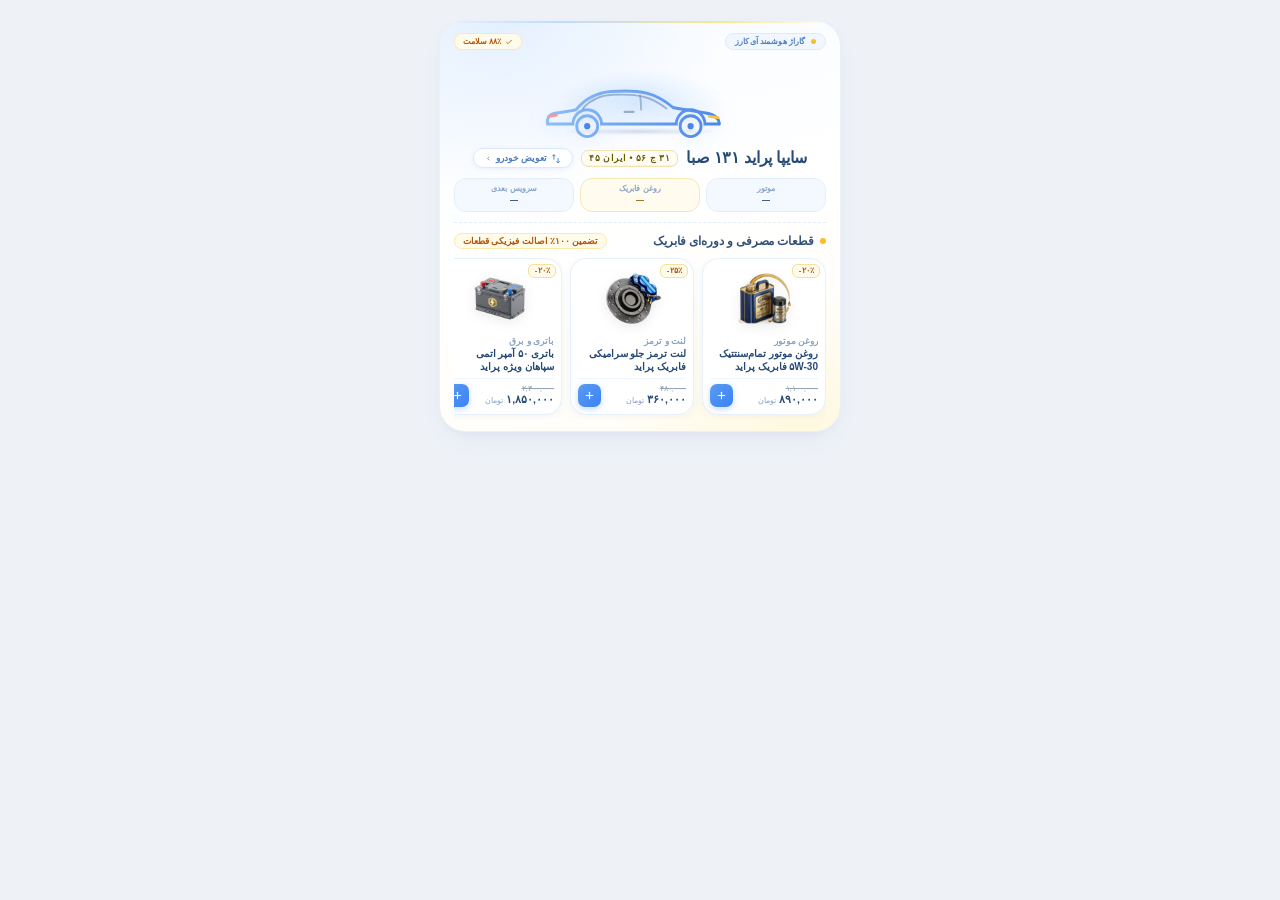
<file: vph-preview.html>
<!DOCTYPE html>
<html lang="fa" dir="rtl">
<head>
<meta charset="UTF-8">
<meta name="viewport" content="width=device-width, initial-scale=1.0">
<title>پیش‌نمایش کارت گاراژ هوشمند — iCARZ</title>
<style>
* { margin:0; padding:0; box-sizing:border-box; -webkit-tap-highlight-color:transparent; }
body { background:#EEF2F7; font-family:'YekanBakhFaNum', Vazirmatn, 'Segoe UI', Tahoma, sans-serif; }
.phone { max-width:430px; margin:0 auto; padding:14px 12px 24px; }
/* ==================== کارت گاراژ هوشمند — نسخهٔ خاص: آبی یخی + زرد ملایم ==================== */
.vehicle-profile-hub {
  background:
    radial-gradient(90% 70% at 15% 0%, rgba(191, 219, 254, 0.35) 0%, rgba(191, 219, 254, 0) 60%),
    radial-gradient(80% 60% at 90% 100%, rgba(253, 230, 138, 0.22) 0%, rgba(253, 230, 138, 0) 60%),
    linear-gradient(165deg, #F8FBFF 0%, #FFFFFF 48%, #FFFDF6 100%) !important;
  border: 1px solid #E7F0FB !important;
  border-radius: 26px !important;
  padding: 12px 14px 12px !important;
  margin: 6px 2px 14px !important;
  box-shadow: 0 10px 28px -14px rgba(59, 130, 246, 0.18), 0 3px 10px -4px rgba(180, 140, 20, 0.08) !important;
  position: relative !important;
  overflow: hidden !important;
  direction: rtl !important;
}
/* خط اکنت بالای کارت: آبی کم‌رنگ به زرد ملایم */
.vehicle-profile-hub::before {
  content: '' !important;
  position: absolute !important;
  top: 0 !important;
  right: 0 !important;
  left: 0 !important;
  height: 2px !important;
  background: linear-gradient(90deg, transparent 0%, #BFDBFE 30%, #FDE68A 70%, transparent 100%) !important;
  z-index: 5 !important;
}
/* ۱. نوار بالای کارت: برند + سلامت خودرو */
.vph-top-strip {
  display: flex !important;
  align-items: center !important;
  justify-content: space-between !important;
  gap: 8px !important;
  margin-bottom: 2px !important;
  position: relative !important;
  z-index: 2 !important;
}
.vph-garage-badge {
  display: inline-flex !important;
  align-items: center !important;
  gap: 5px !important;
  background: #F0F7FF !important;
  border: 1px solid #DBEAFE !important;
  padding: 3px 9px !important;
  border-radius: 9999px !important;
  font-size: 8px !important;
  font-weight: 800 !important;
  color: #4A7DBF !important;
  letter-spacing: 0.1px !important;
}
.vph-pulse-ring {
  width: 5.5px !important;
  height: 5.5px !important;
  border-radius: 50% !important;
  background: #FBBF24 !important;
  box-shadow: 0 0 0 0 rgba(251, 191, 36, 0.55) !important;
  animation: vphPulseY 2.2s infinite !important;
  flex-shrink: 0 !important;
}
@keyframes vphPulseY {
  0% { box-shadow: 0 0 0 0 rgba(251, 191, 36, 0.55); }
  70% { box-shadow: 0 0 0 5px rgba(251, 191, 36, 0); }
  100% { box-shadow: 0 0 0 0 rgba(251, 191, 36, 0); }
}
.vph-verified-badge {
  display: inline-flex !important;
  align-items: center !important;
  gap: 4px !important;
  background: #FFFBEB !important;
  border: 1px solid #FDE9A8 !important;
  padding: 3px 8px !important;
  border-radius: 9999px !important;
  font-size: 8px !important;
  font-weight: 800 !important;
  color: #B45309 !important;
}
/* ۲. هیروی خودرو: ماشین بزرگ وسط با هالهٔ نور */
.vph-hero {
  position: relative !important;
  display: flex !important;
  flex-direction: column !important;
  align-items: center !important;
  padding: 6px 0 2px !important;
  cursor: pointer !important;
  user-select: none !important;
  direction: ltr !important;
  z-index: 2 !important;
}
.vph-hero-glow {
  position: absolute !important;
  top: 6px !important;
  left: 50% !important;
  transform: translateX(-50%) !important;
  width: 240px !important;
  height: 88px !important;
  background: radial-gradient(50% 50% at 50% 50%, rgba(147, 197, 253, 0.30) 0%, rgba(147, 197, 253, 0) 72%) !important;
  pointer-events: none !important;
}
.vph-avatar-shadow {
  position: absolute !important;
  top: 76px !important;
  left: 50% !important;
  transform: translateX(-50%) !important;
  width: 150px !important;
  height: 7px !important;
  border-radius: 50% !important;
  background: radial-gradient(ellipse at center, rgba(30, 64, 120, 0.16) 0%, rgba(30, 64, 120, 0.04) 55%, transparent 80%) !important;
  pointer-events: none !important;
}
.vph-line-car {
  width: 190px !important;
  height: auto !important;
  display: block !important;
  margin: 0 auto !important;
  position: relative !important;
  z-index: 2 !important;
  filter: drop-shadow(0 4px 10px rgba(59, 130, 246, 0.16)) !important;
  transition: transform .3s cubic-bezier(0.16, 1, 0.3, 1) !important;
}
.vph-hero:hover .vph-line-car {
  transform: translateY(-2px) scale(1.015) !important;
}
.unlock-flash .vph-line-car {
  animation: vphUnlock 0.9s ease !important;
}
@keyframes vphUnlock {
  0% { filter: drop-shadow(0 0 0 rgba(251, 191, 36, 0)); }
  30% { filter: drop-shadow(0 0 14px rgba(251, 191, 36, 0.65)); }
  100% { filter: drop-shadow(0 4px 10px rgba(59, 130, 246, 0.16)); }
}
.vph-name-row {
  direction: rtl !important;
  display: flex !important;
  align-items: center !important;
  justify-content: center !important;
  gap: 8px !important;
  margin-top: 2px !important;
  flex-wrap: wrap !important;
}
.vph-car-title {
  font-size: 15.5px !important;
  font-weight: 900 !important;
  color: #274B77 !important;
  margin: 0 !important;
  letter-spacing: -0.2px !important;
  line-height: 1.3 !important;
}
.vph-plate-chip {
  display: inline-flex !important;
  align-items: center !important;
  background: #FFFDF4 !important;
  border: 1px solid #F3E3AC !important;
  color: #8A6D1A !important;
  font-size: 8.5px !important;
  font-weight: 800 !important;
  border-radius: 7px !important;
  padding: 2.5px 7px !important;
  box-shadow: inset 0 -1px 0 rgba(180, 140, 20, 0.08) !important;
}
.vph-plate-chip b {
  font-weight: 900 !important;
  color: #6B5900 !important;
  letter-spacing: 0.5px !important;
}
.vph-switch-action-btn {
  display: inline-flex !important;
  align-items: center !important;
  gap: 4px !important;
  background: #FFFFFF !important;
  border: 1.2px solid #DCE9FA !important;
  color: #4A7DBF !important;
  border-radius: 9999px !important;
  padding: 4px 11px !important;
  font-size: 9px !important;
  font-weight: 800 !important;
  cursor: pointer !important;
  transition: all .2s cubic-bezier(0.16, 1, 0.3, 1) !important;
  box-shadow: 0 1px 4px rgba(59, 130, 246, 0.10) !important;
}
.vph-switch-action-btn:hover {
  background: #FFFBEA !important;
  border-color: #F5D878 !important;
  color: #B45309 !important;
  transform: translateY(-0.5px) !important;
}
.vph-switch-action-btn:active {
  transform: scale(0.96) !important;
}
/* ۳. نوار تلماتیکس زنده */
.vph-telemetry {
  display: flex !important;
  gap: 6px !important;
  margin: 8px 0 10px !important;
  position: relative !important;
  z-index: 2 !important;
}
.vph-tele-chip {
  flex: 1 !important;
  min-width: 0 !important;
  background: rgba(240, 247, 255, 0.75) !important;
  border: 1px solid #E3EEFB !important;
  border-radius: 12px !important;
  padding: 5px 8px 6px !important;
  display: flex !important;
  flex-direction: column !important;
  gap: 1.5px !important;
  align-items: center !important;
  text-align: center !important;
}
.vph-tele-label {
  font-size: 7.5px !important;
  font-weight: 800 !important;
  color: #8AA3C4 !important;
}
.vph-tele-val {
  font-size: 8.8px !important;
  font-weight: 800 !important;
  color: #33507A !important;
  white-space: nowrap !important;
  overflow: hidden !important;
  text-overflow: ellipsis !important;
  max-width: 100% !important;
}
.vph-tele-chip.gold {
  background: rgba(255, 251, 235, 0.8) !important;
  border-color: #F7E7B4 !important;
}
.vph-tele-chip.gold .vph-tele-val {
  color: #96700A !important;
}
/* ۴. بخش قطعات مصرفی فابریک */
.vph-deals-section {
  border-top: 1px dashed #E3EDF9 !important;
  padding-top: 10px !important;
  margin-top: 2px !important;
}
.vph-deals-top {
  display: flex !important;
  align-items: center !important;
  justify-content: space-between !important;
  margin-bottom: 9px !important;
  gap: 8px !important;
}
.vph-deals-badge {
  display: flex !important;
  align-items: center !important;
  gap: 6px !important;
}
.vph-dot-ping {
  width: 6px !important;
  height: 6px !important;
  border-radius: 50% !important;
  background: #FBBF24 !important;
  box-shadow: 0 0 0 0 rgba(251, 191, 36, 0.5) !important;
  animation: vphPulseY 2s infinite !important;
  flex-shrink: 0 !important;
}
.vph-deals-heading {
  font-size: 11.5px !important;
  font-weight: 900 !important;
  color: #33507A !important;
  letter-spacing: -0.1px !important;
}
.vph-deals-note {
  font-size: 8.5px !important;
  font-weight: 700 !important;
  color: #B45309 !important;
  background: #FFFBEB !important;
  border: 0.8px solid #FDE9A8 !important;
  border-radius: 9999px !important;
  padding: 2px 8px !important;
  white-space: nowrap !important;
}
.vph-scroller {
  display: flex !important;
  gap: 8px !important;
  overflow-x: auto !important;
  overflow-y: hidden !important;
  padding-bottom: 4px !important;
  scrollbar-width: none !important;
  -webkit-overflow-scrolling: touch !important;
  position: relative !important;
  z-index: 2 !important;
}
.vph-scroller::-webkit-scrollbar {
  display: none !important;
}
.vph-item-card {
  flex: 0 0 124px !important;
  width: 124px !important;
  background: #FFFFFF !important;
  border: 1.2px solid #E7F0FB !important;
  border-radius: 16px !important;
  padding: 8px 7px 7px !important;
  display: flex !important;
  flex-direction: column !important;
  justify-content: space-between !important;
  position: relative !important;
  cursor: pointer !important;
  transition: transform .2s cubic-bezier(0.16, 1, 0.3, 1), box-shadow .2s ease, border-color .2s ease !important;
  box-shadow: 0 2px 8px rgba(100, 140, 200, 0.07) !important;
}
.vph-item-card:hover {
  transform: translateY(-2px) !important;
  box-shadow: 0 6px 18px rgba(59, 130, 246, 0.14) !important;
  border-color: #BFDBFE !important;
}
.vph-discount-tag {
  position: absolute !important;
  top: 5px !important;
  right: 5px !important;
  background: #FFFBEA !important;
  border: 1px solid #F5DF9B !important;
  color: #B45309 !important;
  font-size: 8px !important;
  font-weight: 900 !important;
  padding: 1.5px 5.5px !important;
  border-radius: 6px !important;
  z-index: 2 !important;
}
.vph-item-stage {
  width: 100% !important;
  height: 64px !important;
  display: flex !important;
  align-items: center !important;
  justify-content: center !important;
  margin-bottom: 5px !important;
}
.vph-item-stage img {
  max-width: 90% !important;
  max-height: 90% !important;
  object-fit: contain !important;
  filter: drop-shadow(0 3px 6px rgba(0, 0, 0, 0.08)) !important;
  transition: transform .2s ease !important;
}
.vph-item-card:hover .vph-item-stage img {
  transform: scale(1.08) !important;
}
.vph-item-cat {
  font-size: 8.5px !important;
  font-weight: 800 !important;
  color: #8AA3C4 !important;
  line-height: 1.2 !important;
}
.vph-item-name {
  font-size: 10px !important;
  font-weight: 800 !important;
  color: #274B77 !important;
  line-height: 1.35 !important;
  height: 27px !important;
  overflow: hidden !important;
  display: -webkit-box !important;
  -webkit-line-clamp: 2 !important;
  -webkit-box-orient: vertical !important;
  margin: 1px 0 4px !important;
}
.vph-item-foot {
  display: flex !important;
  align-items: center !important;
  justify-content: space-between !important;
  margin-top: auto !important;
  padding-top: 5px !important;
  border-top: 0.8px solid #EFF5FC !important;
}
.vph-price-box {
  display: flex !important;
  flex-direction: column !important;
}
.vph-item-old {
  font-size: 8px !important;
  color: #94A3B8 !important;
  text-decoration: line-through !important;
  line-height: 1 !important;
}
.vph-item-price {
  font-size: 10.5px !important;
  font-weight: 900 !important;
  color: #274B77 !important;
  line-height: 1.2 !important;
}
.vph-item-price span {
  font-size: 7.5px !important;
  font-weight: 500 !important;
  color: #8AA3C4 !important;
}
.vph-add-btn {
  width: 23px !important;
  height: 23px !important;
  border-radius: 7px !important;
  background: linear-gradient(135deg, #5B9BF0, #3B82F6) !important;
  border: none !important;
  color: #FFFFFF !important;
  display: flex !important;
  align-items: center !important;
  justify-content: center !important;
  cursor: pointer !important;
  box-shadow: 0 2px 6px rgba(59, 130, 246, 0.28) !important;
  transition: all .18s cubic-bezier(0.16, 1, 0.3, 1) !important;
  flex-shrink: 0 !important;
}
.vph-add-btn svg {
  stroke: #FFFFFF !important;
}
.vph-add-btn:hover {
  transform: translateY(-1px) !important;
  box-shadow: 0 4px 10px rgba(59, 130, 246, 0.4) !important;
}
.vph-add-btn:active {
  transform: scale(0.92) !important;
}
.vph-add-btn.added {
  background: linear-gradient(135deg, #FBBF24, #F59E0B) !important;
  box-shadow: 0 2px 6px rgba(245, 158, 11, 0.35) !important;
}
@media (min-width: 640px) {
  .vph-line-car { width: 220px !important; }
}
</style>
</head>
<body>
<div class="phone">
<div class="vehicle-profile-hub" id="vehicleProfileHub">
          <!-- نوار بالا: برند گاراژ + سلامت زندهٔ خودرو -->
          <div class="vph-top-strip">
            <span class="vph-garage-badge">
              <span class="vph-pulse-ring"></span>
              <span class="vph-badge-txt">گاراژ هوشمند آی‌کارز</span>
            </span>
            <span class="vph-verified-badge">
              <svg viewBox="0 0 24 24" width="8" height="8" fill="none" stroke="currentColor" stroke-width="2.5"><polyline points="20 6 9 17 4 12"/></svg>
              <span id="vphHealthTxt">۸۸٪ سلامت</span>
            </span>
          </div>

          <!-- هیروی خودرو: آواتار خطی بزرگ + نام + پلاک + تعویض -->
          <div class="vph-hero" id="vphCarStage" onclick="openCarPicker()" title="کلیک برای تعویض خودرو">
            <div class="vph-hero-glow"></div>
            <div class="vph-avatar-shadow"></div>
            <svg class="vph-line-car" viewBox="0 0 200 80" fill="none" aria-label="خودروی فعال">
              <defs>
                <linearGradient id="vphLineGrad" x1="16" y1="30" x2="172" y2="72" gradientUnits="userSpaceOnUse">
                  <stop offset="0" stop-color="#8FC0F9"/>
                  <stop offset="1" stop-color="#4A86E8"/>
                </linearGradient>
              </defs>
              <path d="M16 60 C15 55 17 51 24 50 C31 49 37 48.5 42 47 C50 37 60 31.5 74 30.5 C84 29.8 98 30 106 32 C116 34.5 124 40 130 45 C140 47 152 48.5 160 50 C168 51.5 172 54.5 172 60" stroke="url(#vphLineGrad)" stroke-width="2.6" stroke-linecap="round" stroke-linejoin="round"/>
              <path d="M16 60 L39 60 a13 13 0 0 1 26 0 L133 60 a13 13 0 0 1 26 0 L172 60" stroke="url(#vphLineGrad)" stroke-width="2.6" stroke-linecap="round"/>
              <circle cx="52" cy="62" r="9.5" stroke="url(#vphLineGrad)" stroke-width="2.6"/>
              <circle cx="52" cy="62" r="2.8" fill="#4A86E8"/>
              <circle cx="146" cy="62" r="9.5" stroke="url(#vphLineGrad)" stroke-width="2.6"/>
              <circle cx="146" cy="62" r="2.8" fill="#4A86E8"/>
              <path d="M48 46 C55 38 63 34 75 33.5 C86 33 97 33.5 104 35.5 C112 37.5 119 42 124 46" stroke="rgba(73,110,163,0.45)" stroke-width="1.8" stroke-linecap="round"/>
              <path d="M100 34 C101 39 101 43 101 47" stroke="rgba(73,110,163,0.4)" stroke-width="1.8" stroke-linecap="round"/>
              <path d="M86 49 h8" stroke="rgba(73,110,163,0.5)" stroke-width="2" stroke-linecap="round"/>
              <path d="M163 53 l8 1.2" stroke="#F6C243" stroke-width="2.6" stroke-linecap="round"/>
              <path d="M17 53 l7 -1" stroke="#F19A9A" stroke-width="2.6" stroke-linecap="round"/>
            </svg>
            <div class="vph-name-row">
              <h2 class="vph-car-title" id="vphCarName">سایپا پراید ۱۳۱ صبا</h2>
              <span class="vph-plate-chip"><b id="vphPlateTxt">۳۱ ج ۵۶ • ایران ۴۵</b></span>
              <button class="vph-switch-action-btn" onclick="event.stopPropagation(); openCarPicker()" title="تغییر خودروی فعال">
                <svg viewBox="0 0 24 24" width="10" height="10" fill="none" stroke="currentColor" stroke-width="2.2">
                  <path d="M7 16V4m0 0L3 8m4-4l4 4m6 4v12m0 0l4-4m-4 4l-4-4"/>
                </svg>
                <span>تعویض خودرو</span>
                <svg viewBox="0 0 24 24" width="7" height="7" fill="none" stroke="currentColor" stroke-width="2.5"><polyline points="15 18 9 12 15 6"/></svg>
              </button>
            </div>
          </div>

          <!-- نوار تلماتیکس زندهٔ خودرو -->
          <div class="vph-telemetry">
            <div class="vph-tele-chip"><span class="vph-tele-label">موتور</span><span class="vph-tele-val" id="vphEngineTxt">—</span></div>
            <div class="vph-tele-chip gold"><span class="vph-tele-label">روغن فابریک</span><span class="vph-tele-val" id="vphOilTxt">—</span></div>
            <div class="vph-tele-chip"><span class="vph-tele-label">سرویس بعدی</span><span class="vph-tele-val" id="vphServiceTxt">—</span></div>
          </div>

          <!-- بخش اقلام مصرفی فابریک ویژه خودرو -->
          <div class="vph-deals-section">
            <div class="vph-deals-top">
              <div class="vph-deals-badge">
                <span class="vph-dot-ping"></span>
                <span class="vph-deals-heading">قطعات مصرفی و دوره‌ای فابریک</span>
              </div>
              <span class="vph-deals-note">تضمین ۱۰۰٪ اصالت فیزیکی قطعات</span>
            </div>

            <!-- اسکرولر افقی کارت‌های مصرفی خودرو -->
            <div class="vph-scroller" id="vphItemsScroller">
              <div class="vph-item-card">
                <span class="vph-discount-tag">۲۰٪-</span>
                <div class="vph-item-stage"><img src="images/tiles/روغن_موتور.webp" alt="روغن"></div>
                <div><div class="vph-item-cat">روغن موتور</div><div class="vph-item-name">روغن موتور تمام‌سنتتیک ۵W-30 فابریک پراید</div></div>
                <div class="vph-item-foot">
                  <div class="vph-price-box"><span class="vph-item-old">۱,۱۰۰,۰۰۰</span><div class="vph-item-price">۸۹۰,۰۰۰ <span>تومان</span></div></div>
                  <button class="vph-add-btn"><svg viewBox="0 0 24 24" width="11" height="11" fill="none" stroke="#FFFFFF" stroke-width="2.6" stroke-linecap="round"><line x1="12" y1="5" x2="12" y2="19"/><line x1="5" y1="12" x2="19" y2="12"/></svg></button>
                </div>
              </div>
              <div class="vph-item-card">
                <span class="vph-discount-tag">۲۵٪-</span>
                <div class="vph-item-stage"><img src="images/tiles/لنت.webp" alt="لنت"></div>
                <div><div class="vph-item-cat">لنت و ترمز</div><div class="vph-item-name">لنت ترمز جلو سرامیکی فابریک پراید</div></div>
                <div class="vph-item-foot">
                  <div class="vph-price-box"><span class="vph-item-old">۴۸۰,۰۰۰</span><div class="vph-item-price">۳۶۰,۰۰۰ <span>تومان</span></div></div>
                  <button class="vph-add-btn"><svg viewBox="0 0 24 24" width="11" height="11" fill="none" stroke="#FFFFFF" stroke-width="2.6" stroke-linecap="round"><line x1="12" y1="5" x2="12" y2="19"/><line x1="5" y1="12" x2="19" y2="12"/></svg></button>
                </div>
              </div>
              <div class="vph-item-card">
                <span class="vph-discount-tag">۲۰٪-</span>
                <div class="vph-item-stage"><img src="images/tiles/باتری.webp" alt="باتری"></div>
                <div><div class="vph-item-cat">باتری و برق</div><div class="vph-item-name">باتری ۵۰ آمپر اتمی سپاهان ویژه پراید</div></div>
                <div class="vph-item-foot">
                  <div class="vph-price-box"><span class="vph-item-old">۲,۳۰۰,۰۰۰</span><div class="vph-item-price">۱,۸۵۰,۰۰۰ <span>تومان</span></div></div>
                  <button class="vph-add-btn"><svg viewBox="0 0 24 24" width="11" height="11" fill="none" stroke="#FFFFFF" stroke-width="2.6" stroke-linecap="round"><line x1="12" y1="5" x2="12" y2="19"/><line x1="5" y1="12" x2="19" y2="12"/></svg></button>
                </div>
              </div>
            
              <!-- به صورت پویا با renderVehicleProfileHub(currentSelectedCar) پر می‌شود -->
            </div>
          </div>
        </div>
</div>
</body>
</html>
</file>
<file: styles.css>
@font-face{font-family:YekanBakhFaNum;src:url('fonts/YekanBakhFaNum-Thin.woff2') format('woff2');font-weight:100;font-display:swap}@font-face{font-family:YekanBakhFaNum;src:url('fonts/YekanBakhFaNum-Light.woff2') format('woff2');font-weight:300;font-display:swap}@font-face{font-family:YekanBakhFaNum;src:url('fonts/YekanBakhFaNum-Regular.woff2') format('woff2');font-weight:400;font-display:swap}@font-face{font-family:YekanBakhFaNum;src:url('fonts/YekanBakhFaNum-SemiBold.woff2') format('woff2');font-weight:600;font-display:swap}@font-face{font-family:YekanBakhFaNum;src:url('fonts/YekanBakhFaNum-Bold.woff2') format('woff2');font-weight:700;font-display:swap}@font-face{font-family:YekanBakhFaNum;src:url('fonts/YekanBakhFaNum-ExtraBold.woff2') format('woff2');font-weight:800;font-display:swap}*{margin:0;padding:0;box-sizing:border-box;font-family:YekanBakhFaNum,sans-serif;-webkit-tap-highlight-color:transparent}body{background:#eef1f6;display:flex;justify-content:center;padding:20px 0;min-height:100vh;min-height:100dvh}.phone{width:100%;max-width:100%;min-height:100vh;min-height:100dvh;background:linear-gradient(135deg,#4354a4 0,#306e82 50%,#2a6658 100%);border-radius:0;overflow:visible;position:relative;box-shadow:none;display:flex;flex-direction:column}.status-bar{height:36px;display:flex;justify-content:space-between;align-items:center;padding:0 22px;color:#1e293b;font-size:15px;font-weight:500;direction:ltr;z-index:2}.battery{border:1.5px solid rgba(255,255,255,.9);border-radius:8px;padding:1px 6px;font-size:12.5px;display:flex;align-items:center;position:relative}.battery::after{content:'';width:2px;height:6px;background:rgba(255,255,255,.9);position:absolute;right:-4px;border-radius:0 2px 2px 0}.top-actions{height:52px;display:flex;justify-content:space-between;align-items:center;padding:0 16px;direction:ltr;z-index:2}.top-actions .group{display:flex;align-items:center;gap:12px}.icon-btn{width:36px;height:36px;display:flex;align-items:center;justify-content:center;color:rgba(255,255,255,.9);cursor:pointer;border-radius:11px;transition:.22s cubic-bezier(.2,.8,.2,1);background:0 0;border:none;box-shadow:none}.icon-btn:active{transform:scale(.88)}.icon-btn:hover{color:#fff;transform:translateY(-1px)}.icon-btn svg{width:24px;height:24px;stroke:currentColor;fill:none;stroke-width:1.5;stroke-linecap:round;stroke-linejoin:round;transition:.22s}.icon-btn:hover svg{stroke-width:1.8;filter:drop-shadow(0 1px 6px rgba(255,255,255,.35))}.notif-dot{position:relative}.notif-dot::after{display:none!important}.notif-dot .slash{position:absolute;width:2.2px;height:26px;background:#ff3b30;border-radius:2px;transform:rotate(38deg);opacity:0;transition:.25s cubic-bezier(.2,.8,.2,1);pointer-events:none;top:50%;left:50%;margin-top:-13px;margin-left:-1px;box-shadow:0 0 8px rgba(255,59,48,.5)}.notif-dot.disabled .slash{opacity:1}.notif-dot.enabled .slash{opacity:0;transform:rotate(38deg) scale(.6)}.notif-dot.disabled{opacity:.85!important}.notif-dot.enabled{opacity:1!important}.notif-dot.disabled svg{opacity:.6}.notif-dot{position:relative}.notif-dot::after{content:'';position:absolute;top:4px;right:4px;width:6px;height:6px;background:#ff3b30;border-radius:50%;box-shadow:0 0 0 2px rgba(122,140,255,.6),0 0 8px #ff3b30}.notif-dot{position:relative}.notif-dot::after{display:none!important}.notif-dot .slash{position:absolute;width:2.2px;height:26px;background:#ff3b30;border-radius:2px;transform:rotate(38deg);opacity:0;transition:.25s cubic-bezier(.2,.8,.2,1);pointer-events:none;top:50%;left:50%;margin-top:-13px;margin-left:-1px;box-shadow:0 0 8px rgba(255,59,48,.5)}.notif-dot.disabled .slash{opacity:1}.notif-dot.enabled .slash{opacity:0;transform:rotate(38deg) scale(.6)}.notif-dot.disabled{opacity:.85!important}.notif-dot.enabled{opacity:1!important}.notif-dot.disabled svg{opacity:.6}.notif-dot{position:relative}.notif-dot::after{content:'';position:absolute;top:3px;right:3px;width:8px;height:8px;background:#ff3b30;border-radius:50%;border:2px solid #7a8eff}.pill-nav{display:flex;justify-content:center;align-items:center;gap:22px;margin:6px 0 4px;z-index:2}.pill{font-size:12.5px;color:rgba(255,255,255,.6);display:flex;align-items:center;gap:5px;cursor:pointer;padding:4px 10px;border-radius:20px;transition:.2s}.pill.active{color:#fff;font-weight:700;background:rgba(255,255,255,.18);backdrop-filter:blur(8px)}.pill svg{width:16px;height:16px;stroke:white;fill:none;stroke-width:1.6;opacity:.8}.carousel-nav{display:flex;justify-content:space-between;align-items:center;padding:14px 14px 6px;color:#fff;z-index:2}.arrow{width:28px;height:28px;display:flex;align-items:center;justify-content:center;opacity:.9;cursor:pointer;border-radius:50%;transition:.2s;font-size:22px}.arrow:active{background:rgba(255,255,255,.18)}.dots{display:flex;gap:6px;align-items:center}.dot{width:7px;height:7px;border-radius:50%;background:rgba(255,255,255,.4);transition:.2s}.dot.active{background:#fff;width:9px;height:9px}.carousel-nav{display:flex;justify-content:space-between;align-items:center;padding:12px 14px 4px;color:#fff;z-index:2;position:relative}.arrow{width:28px;height:28px;display:flex;align-items:center;justify-content:center;opacity:.9;cursor:pointer;border-radius:50%;transition:.2s;font-size:22px;user-select:none}.arrow:hover{opacity:1;transform:scale(1.1)}.arrow:active{transform:scale(.92)}.dots{display:flex;gap:7px;align-items:center}.dot{width:7px;height:7px;border-radius:50%;background:rgba(255,255,255,.45);transition:all .25s ease;cursor:pointer}.dot.active{width:20px;border-radius:10px;background:#fff}.wallet-balance-center{display:inline-flex;align-items:baseline;justify-content:center;gap:4px;color:#fff;cursor:pointer;direction:rtl;user-select:none;animation:fadeInBigNum .22s cubic-bezier(.16,1,.3,1)}.wallet-balance-center:active{transform:scale(.97)}@keyframes fadeInBigNum{from{opacity:0;transform:scale(.92)}to{opacity:1;transform:scale(1)}}.wb-amount{font-family:YekanBakhFaNum,sans-serif;font-size:24px;font-weight:900;color:#fff;letter-spacing:-.5px;line-height:1;text-shadow:0 2px 12px rgba(0,0,0,.22),0 0 20px rgba(255,255,255,.25)}.wb-unit{font-family:YekanBakhFaNum,sans-serif;font-size:13px;font-weight:700;color:rgba(255,255,255,.88);text-shadow:0 1px 4px rgba(0,0,0,.2)}.details-link{display:flex;justify-content:center;align-items:center;gap:6px;color:#fff;font-size:13px;font-weight:600;padding:4px 0 16px;opacity:.95;z-index:2;cursor:pointer;transition:all .2s ease}.details-link:hover{opacity:1}.details-link:hover .d-arr{transform:translateX(-3px)}.d-arr{transition:transform .2s ease;font-size:13px}.sheet{background:#fff;border-radius:32px 32px 0 0;flex:1;padding:10px 12px 0;position:relative;box-shadow:0 -4px 24px rgba(0,0,0,.08);z-index:2;display:flex;flex-direction:column}.handle{width:38px;height:4px;background:#e5e7eb;border-radius:10px;margin:4px auto 14px}.sheet-content{flex:1;overflow-y:visible;max-height:none}.sheet-content::-webkit-scrollbar{display:none}.grid{display:grid;grid-template-columns:repeat(4,1fr);gap:14px 8px;margin-bottom:8px}.menu-item{display:flex;flex-direction:column;align-items:center;gap:7px;padding:4px 2px;cursor:pointer;position:relative;transition:transform .15s cubic-bezier(.2,.8,.2,1)}.menu-item:active{transform:scale(1.045)}.icon-box{width:56px;height:56px;border-radius:16px;display:flex;align-items:center;justify-content:center;position:relative;overflow:visible;border:none}.icon-box img{width:50px;height:50px;object-fit:contain;display:block}.label{font-size:12px;color:#374151;font-weight:400;text-align:center;line-height:1.25;white-space:nowrap}.ib-tire{background:linear-gradient(145deg,#d0e4fe 0,#b4d3fd 45%,#cef2fe 100%);box-shadow:inset 0 1.5px 1px rgba(255,255,255,.95),0 6px 14px -3px rgba(59,130,246,.16)}.ib-battery{background:linear-gradient(145deg,#ffe2b3 0,#ffce85 45%,#ffebb8 100%);box-shadow:inset 0 1.5px 1px rgba(255,255,255,.95),0 6px 14px -3px rgba(245,158,11,.18)}.ib-oil{background:linear-gradient(145deg,#ead9ff 0,#d5b8fe 45%,#e5cdfd 100%);box-shadow:inset 0 1.5px 1px rgba(255,255,255,.95),0 6px 14px -3px rgba(147,51,234,.16)}.ib-carwash{background:linear-gradient(145deg,#baf8f3 0,#8cf0e7 45%,#b5f1fe 100%);box-shadow:inset 0 1.5px 1px rgba(255,255,255,.95),0 6px 14px -3px rgba(20,184,166,.18)}.ib-gas{background:linear-gradient(145deg,#ffd3dc 0,#ffadc0 45%,#ffccd8 100%);box-shadow:inset 0 1.5px 1px rgba(255,255,255,.95),0 6px 14px -3px rgba(244,63,94,.16)}.ib-police{background:linear-gradient(145deg,#cee0fe 0,#a9c7fe 45%,#c5e5ff 100%);box-shadow:inset 0 1.5px 1px rgba(255,255,255,.95),0 6px 14px -3px rgba(37,99,235,.18)}.ib-insurance-body{background:linear-gradient(145deg,#baf6d4 0,#96eec0 45%,#b8ebf2 100%);box-shadow:inset 0 1.5px 1px rgba(255,255,255,.95),0 6px 14px -3px rgba(35,180,115,.15)}.ib-insurance-third{background:linear-gradient(145deg,#ebd5fe 0,#d3abfd 45%,#e1bffd 100%);box-shadow:inset 0 1.5px 1px rgba(255,255,255,.95),0 6px 14px -3px rgba(168,85,247,.16)}.ib-inspection{background:linear-gradient(145deg,#ddf7aa 0,#c2f27e 45%,#d8f8bd 100%);box-shadow:inset 0 1.5px 1px rgba(255,255,255,.95),0 6px 14px -3px rgba(101,163,13,.18)}.ib-toll{background:linear-gradient(145deg,#c2e8fe 0,#9bdbfe 45%,#b9f4fe 100%);box-shadow:inset 0 1.5px 1px rgba(255,255,255,.95),0 6px 14px -3px rgba(14,165,233,.18)}.ib-transfer{background:linear-gradient(145deg,#bff3eb 0,#94eae0 45%,#b8f6eb 100%);box-shadow:inset 0 1.5px 1px rgba(255,255,255,.95),0 6px 14px -3px rgba(13,148,136,.16)}.ib-emergency{background:linear-gradient(145deg,#ffe1b8 0,#ffc685 45%,#ffe4c2 100%);box-shadow:inset 0 1.5px 1px rgba(255,255,255,.95),0 6px 14px -3px rgba(234,88,12,.18)}.badge-new{position:absolute;top:-6px;right:-6px;background:#2a5bff;color:#fff;font-size:12px;font-weight:800;padding:2px 6px;border-radius:20px;border:2px solid #fff;box-shadow:0 2px 6px rgba(42,91,255,.3);z-index:2}.badge-discount{position:absolute;top:-6px;right:-6px;background:#ff3b30;color:#fff;font-size:12px;font-weight:800;padding:2px 6px;border-radius:20px;border:2px solid #fff;z-index:2}.badge-blue{position:absolute;top:-6px;right:-6px;width:22px;height:22px;background:#dbe4ff;border-radius:50%;display:flex;align-items:center;justify-content:center;border:2px solid #fff;z-index:2}.badge-blue svg{width:12px;height:12px;stroke:#2A5BFF;fill:none;stroke-width:1.8}.header-ticker{flex:1;max-width:205px;height:36px;margin:0 6px;position:relative;border-radius:13px;background:rgba(255,255,255,.14);backdrop-filter:blur(10px);-webkit-backdrop-filter:blur(10px);border:1px solid rgba(255,255,255,.28);box-shadow:0 4px 14px rgba(0,0,0,.08),inset 0 1px 1px rgba(255,255,255,.35);cursor:pointer;user-select:none;display:flex;align-items:center;overflow:hidden;transition:transform .15s ease,background .2s ease}.header-ticker:active{transform:scale(.97)}.header-ticker:hover{background:rgba(255,255,255,.2)}.ticker-live-dot{position:absolute;left:8px;top:50%;transform:translateY(-50%);width:5px;height:5px;border-radius:50%;background:#00e676;box-shadow:0 0 6px #00e676,0 0 12px rgba(0,230,118,.9);pointer-events:none;z-index:3;animation:ledPulse 1.2s ease-in-out infinite alternate}@keyframes ledPulse{0%{opacity:.4;transform:scale(.85)}100%{opacity:1;transform:scale(1.15)}}.ticker-track-wrap{width:100%;height:100%;position:relative;overflow:hidden;padding-left:6px;display:flex;align-items:center;direction:ltr;-webkit-mask-image:linear-gradient(90deg,transparent 0%,black 14px,black calc(100% - 10px),transparent 100%);mask-image:linear-gradient(90deg,transparent 0%,black 14px,black calc(100% - 10px),transparent 100%);transition:opacity .35s ease}.ticker-track{display:flex;align-items:center;white-space:nowrap;width:max-content;direction:ltr;will-change:transform}.ticker-content{display:flex;align-items:center;gap:7px;padding:0 8px;direction:rtl;flex-shrink:0}.ticker-txt{font-family:YekanBakhFaNum,sans-serif;font-size:13px;font-weight:700;color:#fff;text-shadow:0 1px 3px rgba(0,0,0,.28);letter-spacing:-.2px}.ticker-sep{color:rgba(255,255,255,.55);font-size:12px;margin:0 2px}.ticker-badge{padding:1.5px 6px;border-radius:6px;font-family:YekanBakhFaNum,sans-serif;font-size:12px;font-weight:800;letter-spacing:-.2px;box-shadow:0 1px 3px rgba(0,0,0,.15);white-space:nowrap}.ticker-badge.ibatri{background:#ffb300;color:#1a1500}.ticker-badge.sefrchi{background:linear-gradient(135deg,#7c4dff 0,#651fff 100%);color:#fff}.ticker-badge.icarwash{background:#00e5ff;color:#00222a}.ticker-badge.ibimeh{background:#00e676;color:#002910}.ticker-badge.icarz{background:linear-gradient(135deg,#ff1744 0,#ff5252 100%);color:#fff}.header-ticker.show-flash{background:linear-gradient(90deg,rgba(255,23,68,.28) 0,rgba(255,179,0,.34) 50%,rgba(255,23,68,.28) 100%)!important;border:1px solid rgba(255,220,80,.8)!important;box-shadow:0 3px 12px rgba(255,180,0,.35),inset 0 1px 1px rgba(255,255,255,.45)!important}.header-ticker.show-flash .ticker-live-dot{background:#ffe814;box-shadow:0 0 5px #ffe814,0 0 10px rgba(255,232,20,.9)}.ticker-flash-wrap{position:absolute;inset:0;display:flex;align-items:center;justify-content:center;opacity:0;pointer-events:none;transition:opacity .3s ease;z-index:2;overflow:hidden;box-sizing:border-box}.header-ticker.show-flash .ticker-track-wrap{opacity:0;pointer-events:none}.header-ticker.show-flash .ticker-flash-wrap{opacity:1;pointer-events:auto}.tf-card{width:100%;height:100%;display:flex;align-items:center;justify-content:space-between;padding:0 5px 0 16px;box-sizing:border-box;direction:rtl;gap:3px;max-width:100%;max-height:100%}.tf-badge{display:inline-flex;align-items:center;background:linear-gradient(135deg,#ff1744 0,#ff5252 100%);color:#fff;font-size:12px;font-weight:800;padding:1.5px 5px;border-radius:5px;border:1px solid rgba(255,255,255,.35);box-shadow:0 1px 3px rgba(255,23,68,.35);white-space:nowrap;letter-spacing:-.2px;flex-shrink:0}.tf-code{font-family:YekanBakhFaNum,-apple-system,sans-serif;font-size:12px;font-weight:900;color:#ffe814;letter-spacing:.5px;text-shadow:0 0 6px rgba(255,232,20,.8),0 0 12px rgba(255,23,68,.5),0 1px 2px rgba(0,0,0,.5);white-space:nowrap;text-align:center;flex-shrink:0}.tf-copy-btn{display:inline-flex;align-items:center;gap:2.5px;background:rgba(255,255,255,.94);color:#1a1a1a;font-size:12px;font-weight:800;padding:1.5px 6px;border-radius:8px;box-shadow:0 1px 4px rgba(0,0,0,.18);white-space:nowrap;flex-shrink:0;transition:transform .15s ease,background .15s ease}.header-ticker:active .tf-copy-btn{transform:scale(.92);background:#ffe814}.header-ticker.blinking .tf-card{animation:promoVipPulse .55s ease-in-out infinite alternate;transform-origin:center center}@keyframes promoVipPulse{0%{transform:scale(.93);filter:brightness(.95) drop-shadow(0 0 2px rgba(255,215,0,.4))}100%{transform:scale(1);filter:brightness(1.2) drop-shadow(0 0 6px rgba(255,232,20,.85))}}.banner{margin:14px 4px;border-radius:18px;padding:14px 14px 12px;display:flex;align-items:center;justify-content:space-between;position:relative;overflow:hidden;color:#fff;min-height:98px;cursor:pointer;background:linear-gradient(100deg,#2a5bff 0,#3a6fff 100%);box-shadow:0 6px 20px rgba(42,91,255,.24);transition:transform .2s ease,box-shadow .2s ease}.banner:hover{transform:translateY(-1px);box-shadow:0 8px 24px rgba(42,91,255,.32)}.banner-right{flex:1;position:relative;z-index:2}.banner-title{font-size:14.5px;font-weight:800;line-height:1.3;margin-bottom:2px}.banner-sub{font-size:12.5px;opacity:.9;margin-bottom:10px}.banner-btn{background:#fff;color:#2a5bff;border:none;border-radius:20px;padding:5px 14px;font-size:13px;font-weight:700;box-shadow:0 2px 8px rgba(0,0,0,.15);cursor:pointer;transition:transform .15s ease}.banner-btn:active{transform:scale(.95)}.banner-left{position:relative;z-index:2;display:flex;align-items:flex-end;gap:8px}.big-6{font-size:72px;font-weight:900;line-height:.9;color:rgba(255,255,255,.18);position:absolute;left:8px;top:-6px;transform:perspective(300px) rotateY(-18deg);pointer-events:none;user-select:none}.cal-row{display:flex;align-items:flex-end;gap:3.5px;margin-top:28px;direction:rtl;position:relative;z-index:3}.cal-item{width:24px;height:26px;border-radius:6px;font-weight:800;font-size:13px;display:flex;align-items:center;justify-content:center;position:relative;transition:all .2s ease}.cal-step-1{animation:lightStep1 5.4s infinite ease-in-out}.cal-step-2{animation:lightStep2 5.4s infinite ease-in-out}.cal-step-3{animation:lightStep3 5.4s infinite ease-in-out}.cal-step-4{animation:lightStep4 5.4s infinite ease-in-out}.cal-step-5{animation:lightStep5 5.4s infinite ease-in-out}.cal-item.final-settled{width:28px;height:30px;border-radius:7px;color:#fff;font-weight:900;font-size:13px;border:1.5px solid #6ee7b7;margin-bottom:-2px;animation:lightStep6 5.4s infinite ease-in-out}.cal-check-badge{position:absolute;top:-5px;left:-5px;background:#fde047;color:#064e3b;width:12px;height:12px;border-radius:50%;font-size:12px;font-weight:900;display:flex;align-items:center;justify-content:center;box-shadow:0 1px 3px rgba(0,0,0,.3);line-height:1;animation:badgeGlow 5.4s infinite ease-in-out}.cal-tag-settled{position:absolute;bottom:-15px;left:50%;transform:translateX(-50%);font-size:12px;font-weight:800;color:#a7f3d0;background:rgba(6,78,59,.92);backdrop-filter:blur(4px);padding:.5px 4px;border-radius:4px;border:.5px solid #34d399;white-space:nowrap;animation:badgeGlow 5.4s infinite ease-in-out}@keyframes lightStep1{0%,3%{background:rgba(255,255,255,.65);color:rgba(42,91,255,.6);opacity:.7;transform:scale(.94);box-shadow:0 2px 0 rgba(179,197,255,.4)}5%{transform:scale(1.1);background:#fff;color:#2a5bff;box-shadow:0 0 12px rgba(255,255,255,.9)}7%,88%{background:#fff;color:#2a5bff;opacity:1;transform:scale(1);box-shadow:0 3px 0 #b3c5ff,0 0 8px rgba(255,255,255,.7),0 4px 8px rgba(0,0,0,.16)}100%,94%{background:rgba(255,255,255,.65);color:rgba(42,91,255,.6);opacity:.7;transform:scale(.94)}}@keyframes lightStep2{0%,12%{background:rgba(255,255,255,.65);color:rgba(42,91,255,.6);opacity:.7;transform:scale(.94);box-shadow:0 2px 0 rgba(179,197,255,.4)}14%{transform:scale(1.1);background:#fff;color:#2a5bff;box-shadow:0 0 12px rgba(255,255,255,.9)}16%,88%{background:#fff;color:#2a5bff;opacity:1;transform:scale(1);box-shadow:0 3px 0 #b3c5ff,0 0 8px rgba(255,255,255,.7),0 4px 8px rgba(0,0,0,.16)}100%,94%{background:rgba(255,255,255,.65);color:rgba(42,91,255,.6);opacity:.7;transform:scale(.94)}}@keyframes lightStep3{0%,21%{background:rgba(255,255,255,.65);color:rgba(42,91,255,.6);opacity:.7;transform:scale(.94);box-shadow:0 2px 0 rgba(179,197,255,.4)}23%{transform:scale(1.1);background:#fff;color:#2a5bff;box-shadow:0 0 12px rgba(255,255,255,.9)}25%,88%{background:#fff;color:#2a5bff;opacity:1;transform:scale(1);box-shadow:0 3px 0 #b3c5ff,0 0 8px rgba(255,255,255,.7),0 4px 8px rgba(0,0,0,.16)}100%,94%{background:rgba(255,255,255,.65);color:rgba(42,91,255,.6);opacity:.7;transform:scale(.94)}}@keyframes lightStep4{0%,30%{background:rgba(255,255,255,.65);color:rgba(42,91,255,.6);opacity:.7;transform:scale(.94);box-shadow:0 2px 0 rgba(179,197,255,.4)}32%{transform:scale(1.1);background:#fff;color:#2a5bff;box-shadow:0 0 12px rgba(255,255,255,.9)}34%,88%{background:#fff;color:#2a5bff;opacity:1;transform:scale(1);box-shadow:0 3px 0 #b3c5ff,0 0 8px rgba(255,255,255,.7),0 4px 8px rgba(0,0,0,.16)}100%,94%{background:rgba(255,255,255,.65);color:rgba(42,91,255,.6);opacity:.7;transform:scale(.94)}}@keyframes lightStep5{0%,39%{background:rgba(255,255,255,.65);color:rgba(42,91,255,.6);opacity:.7;transform:scale(.94);box-shadow:0 2px 0 rgba(179,197,255,.4)}41%{transform:scale(1.1);background:#fff;color:#2a5bff;box-shadow:0 0 12px rgba(255,255,255,.9)}43%,88%{background:#fff;color:#2a5bff;opacity:1;transform:scale(1);box-shadow:0 3px 0 #b3c5ff,0 0 8px rgba(255,255,255,.7),0 4px 8px rgba(0,0,0,.16)}100%,94%{background:rgba(255,255,255,.65);color:rgba(42,91,255,.6);opacity:.7;transform:scale(.94)}}@keyframes lightStep6{0%,47%{background:linear-gradient(135deg,#059669 0,#047857 100%);opacity:.65;transform:scale(.93);box-shadow:0 2px 0 #047857}50%{transform:scale(1.16);background:linear-gradient(135deg,#10b981 0,#059669 100%);box-shadow:0 0 24px #10b981,0 0 35px rgba(110,231,183,.7)}53%,88%{background:linear-gradient(135deg,#10b981 0,#059669 100%);opacity:1;transform:scale(1.06);box-shadow:0 3px 0 #047857,0 0 18px rgba(16,185,129,.95),0 0 26px rgba(110,231,183,.6),0 4px 10px rgba(0,0,0,.2)}100%,94%{background:linear-gradient(135deg,#059669 0,#047857 100%);opacity:.65;transform:scale(.93);box-shadow:0 2px 0 #047857}}@keyframes badgeGlow{0%,47%{opacity:.5;transform:scale(.85)}50%{opacity:1;transform:scale(1.2)}53%,88%{opacity:1;transform:scale(1)}100%,94%{opacity:.5;transform:scale(.85)}}.minimal-slider-wrap{margin:10px 4px 14px;border-radius:18px;overflow:hidden;position:relative;box-shadow:0 3px 12px rgba(0,0,0,.04);border:1px solid #edf2f7;direction:ltr;background:#fff}.minimal-slider-track{display:flex;width:800%;transition:transform .42s cubic-bezier(.25,1,.5,1)}.ms-slide{width:12.5%;min-height:90px;display:flex;align-items:center;justify-content:space-between;padding:8px 12px 14px 12px;cursor:pointer;direction:rtl;user-select:none;position:relative;box-sizing:border-box}.ms-slide-battery{background:linear-gradient(100deg,#fff 0,#fffdf8 45%,#fff7ed 100%)!important;border-right:3.5px solid #f59e0b}.ms-slide-tire{background:linear-gradient(100deg,#fff 0,#faf8ff 45%,#f3e8ff 100%)!important;border-right:3.5px solid #8b5cf6}.ms-slide-oil{background:linear-gradient(100deg,#fff 0,#f8fdfb 45%,#ecfdf5 100%)!important;border-right:3.5px solid #10b981}.ms-slide-carwash{background:linear-gradient(100deg,#fff 0,#f6fbfe 45%,#e0f2fe 100%)!important;border-right:3.5px solid #0284c7}.ms-slide-fuel{background:linear-gradient(100deg,#fff 0,#fff8f8 45%,#ffe4e6 100%)!important;border-right:3.5px solid #f43f5e}.ms-slide-fine{background:linear-gradient(100deg,#fff 0,#f8fafc 45%,#eff6ff 100%)!important;border-right:3.5px solid #2563eb}.ms-slide-insurance-body{background:linear-gradient(100deg,#fff 0,#f8f9fe 45%,#eef2ff 100%)!important;border-right:3.5px solid #6366f1}.ms-slide-insurance-third{background:linear-gradient(100deg,#fff 0,#f7fefd 45%,#ccfbf1 100%)!important;border-right:3.5px solid #14b8a6}.ms-content{flex:1;display:flex;flex-direction:column;justify-content:center;gap:1.5px;z-index:2;padding-left:8px}.ms-badge-row{display:flex;align-items:center;gap:6px;margin-bottom:1px}.ms-tag{font-size:12px;font-weight:700;padding:1px 6px;border-radius:6px;display:inline-flex;align-items:center;letter-spacing:-.2px}.ms-tag-amber{background:#fffbeb;color:#d97706;border:1px solid #fde68a}.ms-tag-violet{background:#f5f3ff;color:#7c3aed;border:1px solid #ddd6fe}.ms-tag-emerald{background:#ecfdf5;color:#059669;border:1px solid #a7f3d0}.ms-tag-cyan{background:#f0f9ff;color:#0284c7;border:1px solid #bae6fd}.ms-tag-rose{background:#fff1f2;color:#e11d48;border:1px solid #fecdd3}.ms-tag-blue{background:#eff6ff;color:#2563eb;border:1px solid #bfdbfe}.ms-tag-indigo{background:#eef2ff;color:#4f46e5;border:1px solid #c7d2fe}.ms-tag-teal{background:#f0fdfa;color:#0d9488;border:1px solid #99f6e4}.ms-title{font-size:12px;font-weight:700;color:#1e293b;line-height:1.25}.ms-title .amber{color:#ea580c;font-weight:800}.ms-title .violet{color:#7c3aed;font-weight:800}.ms-title .emerald{color:#059669;font-weight:800}.ms-title .cyan{color:#0284c7;font-weight:800}.ms-title .rose{color:#e11d48;font-weight:800}.ms-title .blue{color:#2563eb;font-weight:800}.ms-title .indigo{color:#4f46e5;font-weight:800}.ms-title .teal{color:#0d9488;font-weight:800}.ms-sub{font-size:12px;color:#64748b;font-weight:400;line-height:1.25}.ms-cta-row{display:flex;align-items:center;gap:4px;margin-top:2px}.ms-cta{font-size:12px;font-weight:700;display:inline-flex;align-items:center;gap:2px}.ms-cta.amber{color:#d97706}.ms-cta.violet{color:#7c3aed}.ms-cta.emerald{color:#059669}.ms-cta.cyan{color:#0284c7}.ms-cta.rose{color:#e11d48}.ms-cta.blue{color:#2563eb}.ms-cta.indigo{color:#4f46e5}.ms-cta.teal{color:#0d9488}.ms-visual-wrap{width:58px;height:58px;border-radius:14px;display:flex;align-items:center;justify-content:center;flex-shrink:0;position:relative;overflow:hidden;box-shadow:0 2px 8px rgba(0,0,0,.05)}.ms-visual-wrap.amber-bg{background:linear-gradient(135deg,#fffbeb 0,#fed7aa 100%);border:1px solid #fde68a}.ms-visual-wrap.violet-bg{background:linear-gradient(135deg,#f5f3ff 0,#ddd6fe 100%);border:1px solid #c4b5fd}.ms-visual-wrap.emerald-bg{background:linear-gradient(135deg,#ecfdf5 0,#a7f3d0 100%);border:1px solid #6ee7b7}.ms-visual-wrap.cyan-bg{background:linear-gradient(135deg,#f0f9ff 0,#bae6fd 100%);border:1px solid #7dd3fc}.ms-visual-wrap.rose-bg{background:linear-gradient(135deg,#fff1f2 0,#fecdd3 100%);border:1px solid #fda4af}.ms-visual-wrap.blue-bg{background:linear-gradient(135deg,#eff6ff 0,#bfdbfe 100%);border:1px solid #93c5fd}.ms-visual-wrap.indigo-bg{background:linear-gradient(135deg,#eef2ff 0,#c7d2fe 100%);border:1px solid #a5b4fc}.ms-visual-wrap.teal-bg{background:linear-gradient(135deg,#f0fdfa 0,#99f6e4 100%);border:1px solid #5eead4}.ms-visual-wrap img{width:44px;height:44px;object-fit:contain;display:block}.ms-dots{position:absolute;bottom:5px;left:50%;transform:translateX(-50%);display:flex;align-items:center;gap:3.5px;z-index:5}.ms-dot{width:4px;height:4px;border-radius:50%;background:#cbd5e1;transition:all .25s ease;cursor:pointer}.ms-dot.active{width:12px;border-radius:6px;background:#2563eb}.shop-nav-header{background:linear-gradient(135deg,#fff 0,#f8fafc 100%);border-bottom:1px solid #e2e8f0;padding:12px 14px 10px;direction:rtl;position:sticky;top:0;z-index:25;box-shadow:0 2px 10px rgba(0,0,0,.03)}.snh-top{display:flex;align-items:center;justify-content:space-between;margin-bottom:8px}.snh-logo{display:flex;align-items:center;gap:7px}.snh-icon{font-size:20px}.snh-text{display:flex;flex-direction:column}.snh-text b{font-size:13.5px;font-weight:900;color:#0f172a}.snh-text span{font-size:12px;color:#64748b}.snh-actions{display:flex;align-items:center;gap:6px}.snh-cart-btn{background:#eff6ff;color:#2563eb;border:1px solid #bfdbfe;border-radius:12px;padding:5px 9px;font-size:12.5px;font-weight:800;display:flex;align-items:center;gap:4px;cursor:pointer;position:relative}.snh-cart-badge{background:#ef4444;color:#fff;font-size:12px;font-weight:900;width:15px;height:15px;border-radius:50%;display:flex;align-items:center;justify-content:center;position:absolute;top:-4px;right:-4px}.snh-filter-btn{background:#fff;color:#334155;border:1px solid #cbd5e1;border-radius:12px;padding:5px 9px;font-size:12px;font-weight:700;display:flex;align-items:center;gap:3px;cursor:pointer}.snh-search-wrap{position:relative;display:flex;align-items:center}.snh-search-wrap svg{position:absolute;right:10px;pointer-events:none}.snh-search-input{width:100%;height:34px;background:#f1f5f9;border:1px solid #e2e8f0;border-radius:12px;padding:0 34px 0 10px;font-size:12.5px;color:#1e293b;font-family:YekanBakhFaNum,sans-serif;outline:0;transition:all .2s}.snh-search-input:focus{background:#fff;border-color:#2563eb;box-shadow:0 0 0 3px rgba(37,99,235,.15)}.car-filter-bar{background:linear-gradient(135deg,#eff6ff 0,#dbeafe 100%);border:1px solid #bfdbfe;border-radius:16px;padding:10px 12px;margin-bottom:12px;direction:rtl}.cfb-top{display:flex;align-items:center;justify-content:space-between;gap:8px;margin-bottom:8px}.cfb-title-wrap{display:flex;align-items:center;gap:6px}.cfb-icon{font-size:18px}.cfb-title{font-size:12.5px;font-weight:900;color:#1e3a8a;margin:0;line-height:1.35}.cfb-badge{font-size:12px;font-weight:800;color:#15803d;background:#dcfce7;border:1px solid #86efac;padding:1px 6px;border-radius:6px;white-space:nowrap}.cfb-pills-wrap{overflow-x:auto;padding-bottom:2px;scrollbar-width:none}.cfb-pills-wrap::-webkit-scrollbar{display:none}.cfb-pills-track{display:flex;gap:5px;width:max-content}.cfb-pill{background:#fff;color:#334155;border:1px solid #cbd5e1;border-radius:10px;padding:3px 9px;font-size:12px;font-weight:700;cursor:pointer;white-space:nowrap;transition:all .15s}.cfb-pill.active,.cfb-pill:hover{background:#2563eb;color:#fff;border-color:#2563eb;box-shadow:0 2px 6px rgba(37,99,235,.25)}.story-ring{animation:storyBorderGlow 4s linear infinite alternate}@keyframes storyBorderGlow{0%{filter:drop-shadow(0 0 4px rgba(245,158,11,.6))}50%{filter:drop-shadow(0 0 6px rgba(239,68,68,.7))}100%{filter:drop-shadow(0 0 5px rgba(236,72,153,.6))}}.story-live-tag{position:absolute;bottom:-2px;background:#ef4444;color:#fff;font-size:12px;font-weight:900;padding:0 4px;border-radius:4px;border:1px solid #fff}.ra-more{margin-inline-start:auto;flex:0 0 auto;display:flex;flex-direction:column;align-items:center;gap:2px;color:currentColor;opacity:.9;transition:transform .25s,opacity .25s}.ra-more i{width:24px;height:24px;border-radius:50%;border:1.5px solid color-mix(in srgb,currentColor 28%,transparent);display:flex;align-items:center;justify-content:center;font-style:normal}.ra-more b{font-size:12px;font-weight:800;line-height:1}.ring-ad:active .ra-more{transform:translateX(-3px);opacity:1}.ring-ad{position:relative;display:flex;align-items:center;gap:7px;margin:2px -8px 10px;height:56px;padding:0 10px;border-radius:16px;border:1px solid #e4edf9;background:linear-gradient(90deg,#f0f7ff 0,#fff 48%,#fff6dc 100%);cursor:pointer;box-shadow:0 1px 2px rgba(15,23,42,.04);transition:transform .18s}.ring-ad:active{transform:scale(.985)}.ring-ad-ic{width:30px;height:30px;border-radius:10px;background:#fff;display:flex;align-items:center;justify-content:center;box-shadow:0 1px 6px rgba(15,23,42,.08);flex:0 0 30px}.ring-ad-ic svg{width:14px;height:14px}@keyframes chipFlow{0%,12%{transform:translateX(0)}45%,62%{transform:translateX(var(--slide,0))}100%,95%{transform:translateX(0)}}.ring-ad-tx{display:flex;align-items:center;gap:8px;flex:1;flex-wrap:nowrap;overflow:hidden;min-width:0}.ring-ad-tx b{font-size:13px;font-weight:800;white-space:nowrap;background:linear-gradient(90deg,color-mix(in srgb,currentColor 70%,#0f172a) 0,currentColor 28%,color-mix(in srgb,currentColor 45%,#fff) 50%,currentColor 72%,color-mix(in srgb,currentColor 70%,#0f172a) 100%);background-size:260% 100%;-webkit-background-clip:text;background-clip:text;-webkit-text-fill-color:transparent;animation:ringShine 3.8s ease-in-out infinite}.ring-ad-tx span{display:none}.ring-ad-chips{display:flex;gap:5px;overflow:hidden;min-width:0;flex:1}.ring-ad-chips.flow i{animation:chipFlow 7s ease-in-out infinite}.ring-ad-chips i{font-style:normal;font-size:12px;font-weight:700;height:20px;display:inline-flex;align-items:center;padding:0 9px;border-radius:999px;white-space:nowrap}.ring-ad.ra-blue{background:linear-gradient(to left,#dbeafe 0,transparent 80%);border-color:#dbeafe;color:#2563eb}.ra-blue .ring-ad-ic{color:#2563eb}.ra-blue .ring-ad-chips i{background:#dbeafe;color:#1d4ed8}.ring-ad.ra-pink{background:linear-gradient(to left,#ffe4ed 0,transparent 80%);border-color:#ffe4ed;color:#ff0f68}.ra-pink .ring-ad-ic{color:#ff0f68}.ra-pink .ring-ad-chips i{background:#fce7f3;color:#be185d}.ring-ad.ra-amber{background:linear-gradient(to left,#fde68a 0,transparent 80%);border-color:#fde68a;color:#d97706}.ra-amber .ring-ad-ic{color:#d97706}.ra-amber .ring-ad-chips i{background:#fef3c7;color:#b45309}.ring-ad.ra-rose{background:linear-gradient(to left,#fecdd3 0,transparent 80%);border-color:#fecdd3;color:#e11d48}.ra-rose .ring-ad-ic{color:#e11d48}.ra-rose .ring-ad-chips i{background:#ffe4e6;color:#be123c}.ring-ad.ra-orange{background:linear-gradient(to left,#fdba74 0,transparent 80%);border-color:#fdba74;color:#ea580c}.ra-orange .ring-ad-ic{color:#ea580c}.ra-orange .ring-ad-chips i{background:#ffedd5;color:#c2410c}.ring-ad.ra-violet{background:linear-gradient(to left,#ddd6fe 0,transparent 80%);border-color:#ddd6fe;color:#7c3aed}.ra-violet .ring-ad-ic{color:#7c3aed}.ra-violet .ring-ad-chips i{background:#ede9fe;color:#6d28d9}.ring-ad.ra-yellow{background:linear-gradient(to left,#d9f99d 0,transparent 80%);border-color:#bef264;color:#4d7c0f}.ra-yellow .ring-ad-ic{color:#65a30d}.ra-yellow .ring-ad-chips i{background:#ecfccb;color:#4d7c0f}.ring-ad.ra-cyan{background:linear-gradient(to left,#a5f3fc 0,transparent 80%);border-color:#a5f3fc;color:#0891b2}.ra-cyan .ring-ad-ic{color:#0891b2}.ra-cyan .ring-ad-chips i{background:#cffafe;color:#0e7490}.ring-ad.ra-green{background:linear-gradient(to left,#bbf7d0 0,transparent 80%);border-color:#bbf7d0;color:#047857}.ra-green .ring-ad-ic{color:#059669}.ra-green .ring-ad-chips i{background:#d1fae5;color:#047857}#ring-market{--ink:#022C22;--c1:#047857;--c2:#059669;--c3:#A7F3D0;--gl:rgba(5,150,105,.5);--gls:rgba(5,150,105,.35)}.mk-seller-badge{position:absolute;bottom:6px;right:6px;background:rgba(255,255,255,.95);border:.5px solid #d1fae5;color:#047857;font-size:12px;font-weight:800;padding:1.5px 6px;border-radius:6px;z-index:2}.mk-cta{background:linear-gradient(135deg,#059669,#047857);color:#fff;border:none;border-radius:10px;font-size:12px;font-weight:800;padding:6px 12px;cursor:pointer;box-shadow:0 3px 10px rgba(5,150,105,.35);font-family:inherit;display:inline-flex;align-items:center;gap:5px}.mk-modal{position:absolute;inset:0;background:rgba(15,23,42,.5);backdrop-filter:blur(6px);-webkit-backdrop-filter:blur(6px);z-index:170!important;opacity:0;pointer-events:none;transition:opacity .3s;display:flex;align-items:flex-end}.mk-modal.open{opacity:1;pointer-events:auto}.mk-sheet{background:#fff;width:100%;border-radius:22px 22px 0 0;max-height:86%;overflow-y:auto;padding:16px 14px 20px}.mk-tabs{display:flex;gap:6px;margin-bottom:14px}.mk-tab{flex:1;border:1px solid #e2e8f0;background:#f8fafc;border-radius:10px;padding:8px;font-size:12.5px;font-weight:700;color:#64748b;cursor:pointer;font-family:inherit}.mk-tab.on{background:linear-gradient(135deg,#059669,#047857);color:#fff;border-color:transparent}.mk-in{width:100%;box-sizing:border-box;border:1px solid #e2e8f0;background:#f8fafc;border-radius:10px;padding:9px 10px;font-size:12.5px;font-family:inherit;margin-bottom:8px}.mk-btn{width:100%;background:linear-gradient(135deg,#059669,#047857);color:#fff;border:none;border-radius:12px;padding:11px;font-size:12px;font-weight:800;cursor:pointer;font-family:inherit;box-shadow:0 4px 12px rgba(5,150,105,.3)}.mk-prod{display:flex;align-items:center;gap:8px;border:1px solid #eef2f7;border-radius:12px;padding:8px;margin-bottom:8px}.mk-prod img{width:40px;height:40px;border-radius:9px;object-fit:cover;background:#f8fafc}.mk-prod b{font-size:12px;display:block;color:#0f172a}.mk-prod span{font-size:12px;color:#64748b}.mk-del{margin-right:auto;background:#fef2f2;color:#dc2626;border:1px solid #fecaca;border-radius:8px;font-size:12px;font-weight:700;padding:5px 8px;cursor:pointer;font-family:inherit}@keyframes ringShine{0%,100%{background-position:0 0}50%{background-position:100% 0}}@keyframes ringGlow{0%,100%{filter:drop-shadow(0 0 0 transparent)}45%,55%{filter:drop-shadow(0 0 10px var(--gl,rgba(37,99,235,.5)))}}@keyframes ringIcon{0%,100%{box-shadow:0 0 0 0 transparent}50%{box-shadow:0 0 14px 3px var(--gls,rgba(37,99,235,.35))}}#ring-sefrechi{--ink:#0F172A;--c1:#1D4ED8;--c2:#3B82F6;--c3:#BFDBFE;--gl:rgba(37,99,235,.5);--gls:rgba(37,99,235,.35)}#ring-motorbano{--ink:#500724;--c1:#BE185D;--c2:#EC4899;--c3:#FBCFE8;--gl:rgba(236,72,153,.5);--gls:rgba(236,72,153,.35)}#ring-oil{--ink:#451A03;--c1:#B45309;--c2:#D97706;--c3:#FDE68A;--gl:rgba(217,119,6,.5);--gls:rgba(217,119,6,.35)}#ring-lent{--ink:#4C0519;--c1:#BE123C;--c2:#E11D48;--c3:#FECDD3;--gl:rgba(225,29,72,.5);--gls:rgba(225,29,72,.35)}#ring-battery{--ink:#431407;--c1:#C2410C;--c2:#EA580C;--c3:#FED7AA;--gl:rgba(234,88,12,.5);--gls:rgba(234,88,12,.35)}#ring-clutch{--ink:#2E1065;--c1:#6D28D9;--c2:#7C3AED;--c3:#DDD6FE;--gl:rgba(124,58,237,.5);--gls:rgba(124,58,237,.35)}#ring-spark{--ink:#422006;--c1:#A16207;--c2:#CA8A04;--c3:#FEF08A;--gl:rgba(202,138,4,.5);--gls:rgba(202,138,4,.35)}#ring-headlight{--ink:#083344;--c1:#0E7490;--c2:#0891B2;--c3:#A5F3FC;--gl:rgba(8,145,178,.5);--gls:rgba(8,145,178,.35)}.shop-carousel-section .scs-heading{background:linear-gradient(90deg,var(--ink,#0f172a) 0,var(--c1,#1d4ed8) 26%,var(--c2,#3b82f6) 40%,var(--c3,#bfdbfe) 50%,var(--c2,#3b82f6) 60%,var(--c1,#1d4ed8) 74%,var(--ink,#0f172a) 100%);background-size:260% 100%;-webkit-background-clip:text;background-clip:text;-webkit-text-fill-color:transparent;color:transparent;animation:ringShine 3.8s ease-in-out infinite,ringGlow 3.8s ease-in-out infinite}.shop-carousel-section .scs-icon{animation:ringIcon 3.8s ease-in-out infinite}.puzzle-banner-section{margin:14px 0 16px;background:#fff;border:1px solid #edf2f7;border-radius:18px;padding:11px;box-shadow:0 3px 12px rgba(0,0,0,.03);direction:rtl}.puzzle-banner-head{display:flex;align-items:center;justify-content:space-between;margin-bottom:8px}.puzzle-title{font-size:13px;font-weight:900;color:#0f172a}.puzzle-badge{font-size:12px;font-weight:800;color:#2563eb;background:#eff6ff;padding:1px 6px;border-radius:6px}.puzzle-grid-4{display:grid;grid-template-columns:1fr 1fr;gap:7px}.puzzle-tile{border-radius:12px;padding:8px 10px;display:flex;flex-direction:column;justify-content:space-between;min-height:64px;cursor:pointer;transition:transform .15s,box-shadow .15s;position:relative;overflow:hidden}.puzzle-tile:hover{transform:translateY(-1px);box-shadow:0 4px 10px rgba(0,0,0,.08)}.puzzle-tile:active{transform:scale(.97)}.pt-brand{font-size:13px;font-weight:900;letter-spacing:-.2px}.pt-sub{font-size:12px;opacity:.85}.pt-offer{font-size:12px;font-weight:800;margin-top:4px}.pt-badge{font-size:12px;font-weight:800;position:absolute;top:5px;left:5px;padding:1px 4px;border-radius:4px}.tile-blue{background:linear-gradient(135deg,#eff6ff 0,#dbeafe 100%);border:1px solid #bfdbfe;color:#1e40af}.tile-blue .pt-badge{background:#1e40af;color:#fff}.tile-red{background:linear-gradient(135deg,#fef2f2 0,#fee2e2 100%);border:1px solid #fecdd3;color:#991b1b}.tile-red .pt-badge{background:#991b1b;color:#fff}.tile-emerald{background:linear-gradient(135deg,#ecfdf5 0,#d1fae5 100%);border:1px solid #a7f3d0;color:#065f46}.tile-emerald .pt-badge{background:#065f46;color:#fff}.tile-amber{background:linear-gradient(135deg,#fffbeb 0,#fef3c7 100%);border:1px solid #fde68a;color:#92400e}.tile-amber .pt-badge{background:#92400e;color:#fff}.tile-purple{background:linear-gradient(135deg,#faf5ff 0,#f3e8ff 100%);border:1px solid #ddd6fe;color:#5b21b6}.tile-purple .pt-badge{background:#5b21b6;color:#fff}.micro-bestsellers-section{margin:12px 0 16px;background:linear-gradient(135deg,#f8fafc 0,#f1f5f9 100%);border:1px solid #e2e8f0;border-radius:16px;padding:9px 10px;direction:rtl}.mbs-head{display:flex;align-items:center;justify-content:space-between;margin-bottom:7px}.mbs-title{font-size:12px;font-weight:900;color:#0f172a}.mbs-sub{font-size:12px;font-weight:700;color:#059669;background:#ecfdf5;padding:1px 5px;border-radius:4px}.micro-bestsellers-wrap{overflow-x:auto;scrollbar-width:none;-webkit-overflow-scrolling:touch}.micro-bestsellers-wrap::-webkit-scrollbar{display:none}.micro-bestsellers-track{display:flex;gap:7px;width:max-content}.mbs-item{display:flex;flex-direction:column;align-items:center;gap:3px;background:#fff;border:1px solid #e2e8f0;border-radius:11px;padding:6px 7px;width:72px;cursor:pointer;transition:transform .15s}.mbs-item:hover{transform:translateY(-2px);border-color:#bfdbfe;box-shadow:0 3px 8px rgba(0,0,0,.06)}.mbs-icon-box{width:36px;height:36px;border-radius:8px;background:#f8fafc;display:flex;align-items:center;justify-content:center;overflow:hidden}.mbs-icon-box img{width:80%;height:80%;object-fit:contain}.mbs-name{font-size:12px;font-weight:700;color:#1e293b;text-align:center;line-height:1.2;white-space:nowrap;overflow:hidden;text-overflow:ellipsis;max-width:68px}.mbs-price{font-size:12px;font-weight:900;color:#2563eb}.story-viewer-modal{position:absolute;inset:0;background:rgba(0,0,0,.75);backdrop-filter:blur(8px);z-index:99;display:none;align-items:center;justify-content:center;padding:14px}.story-viewer-modal.open{display:flex}.svm-card{width:100%;max-width:340px;background:#1e293b;border-radius:22px;overflow:hidden;color:#fff;direction:rtl;box-shadow:0 10px 40px rgba(0,0,0,.5);position:relative}.svm-progress-bar{width:100%;height:3px;background:rgba(255,255,255,.2);position:relative;overflow:hidden}.svm-progress-fill{width:0;height:100%;background:#f59e0b;transition:width 4.5s linear}.svm-card.playing .svm-progress-fill{width:100%}.svm-head{display:flex;align-items:center;justify-content:space-between;padding:12px 14px 8px}.svm-user{display:flex;align-items:center;gap:8px}.svm-avatar{width:32px;height:32px;border-radius:50%;background:linear-gradient(45deg,#f59e0b,#ef4444);display:flex;align-items:center;justify-content:center;font-size:16px}.svm-user-info b{font-size:13px;display:block}.svm-user-info span{font-size:12px;color:#64748b}.svm-close{font-size:20px;color:#cbd5e1;background:0 0;border:none;cursor:pointer;padding:0 4px}.svm-body{padding:10px 14px 14px;display:flex;flex-direction:column;align-items:center;text-align:center}.svm-img-box{width:100%;height:140px;border-radius:14px;background:#0f172a;display:flex;align-items:center;justify-content:center;overflow:hidden;margin-bottom:10px}.svm-img-box img{max-width:85%;max-height:85%;object-fit:contain}.svm-rating{font-size:12px;color:#fde047;margin-bottom:6px}.svm-quote{font-size:12.5px;line-height:1.5;color:#e2e8f0;background:rgba(255,255,255,.07);padding:10px 12px;border-radius:12px;border:1px solid rgba(255,255,255,.1);margin:0 0 12px}.svm-footer{display:flex;gap:8px;padding:0 14px 14px}.svm-like-btn{flex:1;height:34px;background:rgba(255,255,255,.12);border:1px solid rgba(255,255,255,.2);border-radius:12px;color:#fff;font-size:12px;font-weight:700;cursor:pointer}.svm-buy-btn{flex:1.4;height:34px;background:#2563eb;border:none;border-radius:12px;color:#fff;font-size:12px;font-weight:800;cursor:pointer}.cfb-pills-wrap,.micro-bestsellers-wrap,.shop-carousel-wrap,.shop-stories-wrap{cursor:grab}.cfb-pills-wrap:active,.micro-bestsellers-wrap:active,.shop-carousel-wrap:active,.shop-stories-wrap:active{cursor:grabbing}.shop-wrap{padding:10px 4px 20px;direction:rtl}.car-match-card{background:linear-gradient(135deg,#fff 0,#f8fafc 55%,#eff6ff 100%);border:1px solid #dbeafe;border-radius:20px;padding:12px 14px;margin-bottom:14px;box-shadow:0 4px 16px rgba(37,99,235,.07);position:relative;overflow:hidden}.car-match-head{display:flex;align-items:center;justify-content:space-between;margin-bottom:8px}.car-match-badge{font-size:12px;font-weight:700;color:#2563eb;background:#eff6ff;border:1px solid #bfdbfe;padding:2px 8px;border-radius:12px;display:inline-flex;align-items:center;gap:4px}.car-change-btn{font-size:12px;font-weight:700;color:#64748b;background:#fff;border:1px solid #e2e8f0;border-radius:12px;padding:2px 8px;cursor:pointer;display:inline-flex;align-items:center;gap:2px}.car-change-btn:hover{color:#2563eb;border-color:#bfdbfe}.car-match-body{display:flex;align-items:center;justify-content:space-between;gap:10px}.car-match-info{flex:1}.car-model-name{font-size:15px;font-weight:900;color:#0f172a;line-height:1.3;margin-bottom:2px}.car-compat-sub{font-size:12px;color:#10b981;font-weight:700;display:flex;align-items:center;gap:3px;margin-bottom:8px}.car-quick-tags{display:flex;flex-wrap:wrap;gap:4px}.car-q-tag{font-size:12px;font-weight:700;background:#fff;color:#334155;border:1px solid #e2e8f0;border-radius:8px;padding:2px 7px;cursor:pointer;transition:all .15s}.car-q-tag:hover{background:#2563eb;color:#fff;border-color:#2563eb}.car-match-visual{width:68px;height:68px;border-radius:16px;background:#fff;border:1px solid #e2e8f0;box-shadow:0 3px 10px rgba(0,0,0,.04);display:flex;align-items:center;justify-content:center;overflow:hidden;flex-shrink:0}.car-match-visual img{width:100%;height:100%;object-fit:cover}.shop-stories-wrap{margin-bottom:14px;overflow-x:auto;padding-bottom:4px;scrollbar-width:none;-webkit-overflow-scrolling:touch}.shop-stories-wrap::-webkit-scrollbar{display:none}.shop-stories-track{display:flex;gap:11px;padding:2px 4px;width:max-content}.story-item{display:flex;flex-direction:column;align-items:center;gap:4px;cursor:pointer;user-select:none;width:58px;flex-shrink:0}.story-ring{width:56px;height:56px;border-radius:50%;padding:2px;background:linear-gradient(45deg,#f59e0b,#ef4444,#ec4899);display:flex;align-items:center;justify-content:center;box-shadow:0 3px 8px rgba(239,68,68,.25);transition:transform .2s ease}.story-item:hover .story-ring{transform:scale(1.06)}.story-ring.clutch{background:linear-gradient(45deg,#8b5cf6,#3b82f6,#06b6d4)}.story-ring.oil{background:linear-gradient(45deg,#10b981,#059669,#34d399)}.story-ring.battery{background:linear-gradient(45deg,#f59e0b,#d97706,#fde047)}.story-ring.reviews{background:linear-gradient(45deg,#f59e0b,#ef4444,#8b5cf6)}.story-ring.headlight{background:linear-gradient(45deg,#06b6d4,#3b82f6,#6366f1)}.story-ring.spark{background:linear-gradient(45deg,#f43f5e,#fb923c,#fbbf24)}.story-ring.audio{background:linear-gradient(45deg,#6366f1,#a855f7,#ec4899)}.story-circle-inner{width:100%;height:100%;border-radius:50%;background:#fff;padding:2px;display:flex;align-items:center;justify-content:center;overflow:hidden}.story-circle-inner img{width:100%;height:100%;object-fit:cover;border-radius:50%}.story-title{font-size:12px;font-weight:700;color:#1e293b;text-align:center;line-height:1.2;white-space:nowrap;overflow:hidden;text-overflow:ellipsis;max-width:58px}.shop-hero-slider{margin-bottom:16px;border-radius:18px;overflow:hidden;position:relative;box-shadow:0 4px 16px rgba(0,0,0,.08);direction:ltr}.sh-track{display:flex;width:300%;transition:transform .4s cubic-bezier(.25,1,.5,1)}.sh-slide{width:33.333%;min-height:115px;position:relative;display:flex;align-items:center;justify-content:space-between;padding:12px 14px;cursor:pointer;direction:rtl;user-select:none;box-sizing:border-box}.sh-slide-1{background:linear-gradient(110deg,#1e40af 0,#2563eb 50%,#3b82f6 100%);color:#fff}.sh-slide-2{background:linear-gradient(110deg,#065f46 0,#059669 50%,#10b981 100%);color:#fff}.sh-slide-3{background:linear-gradient(110deg,#5b21b6 0,#7c3aed 50%,#8b5cf6 100%);color:#fff}.sh-content{flex:1;z-index:2;padding-left:8px}.sh-tag{display:inline-flex;align-items:center;font-size:12px;font-weight:800;background:rgba(255,255,255,.2);padding:1px 6px;border-radius:6px;margin-bottom:3px;backdrop-filter:blur(4px)}.sh-title{font-size:14px;font-weight:900;line-height:1.3;margin-bottom:2px}.sh-sub{font-size:12px;opacity:.88;line-height:1.3;margin-bottom:6px}.sh-btn{font-size:12px;font-weight:800;background:#fff;color:#1e293b;border:none;border-radius:14px;padding:4px 10px;display:inline-flex;align-items:center;gap:2px;box-shadow:0 2px 6px rgba(0,0,0,.15)}.sh-visual{width:75px;height:75px;border-radius:14px;background:rgba(255,255,255,.15);backdrop-filter:blur(6px);border:1px solid rgba(255,255,255,.25);display:flex;align-items:center;justify-content:center;overflow:hidden;flex-shrink:0}.sh-visual img{width:88%;height:88%;object-fit:contain}.sh-dots{position:absolute;bottom:6px;left:10px;display:flex;align-items:center;gap:3px;z-index:5}.sh-dot{width:4px;height:4px;border-radius:50%;background:rgba(255,255,255,.45);cursor:pointer;transition:all .25s}.sh-dot.active{width:12px;border-radius:6px;background:#fff}.shop-section{margin-bottom:16px}.shop-sec-head{display:flex;align-items:center;justify-content:space-between;margin-bottom:9px;padding:0 2px}.sec-title-wrap{display:flex;align-items:center;gap:6px}.sec-title-wrap h3{font-size:13.5px;font-weight:900;color:#0f172a;margin:0}.sec-pill{font-size:12px;font-weight:700;color:#ea580c;background:#fff7ed;border:1px solid #ffedd5;padding:1px 6px;border-radius:6px}.sec-all-link{font-size:12px;font-weight:700;color:#2563eb;display:flex;align-items:center;gap:1px;cursor:pointer}.shop-carousel-wrap{overflow-x:auto;padding-bottom:6px;scrollbar-width:none;-webkit-overflow-scrolling:touch}.shop-carousel-wrap::-webkit-scrollbar{display:none}.shop-carousel-track{display:flex;gap:10px;padding:2px 2px;width:max-content}.sh-card{width:156px;background:#fff;border:1px solid #edf2f7;border-radius:18px;padding:9px;display:flex;flex-direction:column;justify-content:space-between;box-shadow:0 3px 12px rgba(0,0,0,.04);cursor:pointer;position:relative;user-select:none;transition:transform .2s ease,box-shadow .2s ease}.sh-card:hover{transform:translateY(-2px);box-shadow:0 6px 20px rgba(0,0,0,.08);border-color:#dbeafe}.sh-card-top{display:flex;align-items:center;justify-content:space-between;margin-bottom:6px}.sh-brand-badge{font-size:12px;font-weight:800;letter-spacing:-.2px;background:#f1f5f9;color:#475569;padding:1px 5px;border-radius:5px}.sh-disc-badge{font-size:12px;font-weight:900;background:#fef2f2;color:#ef4444;padding:1px 5px;border-radius:5px;border:.5px solid #fca5a5}.sh-img-box{width:100%;height:96px;border-radius:12px;background:#f8fafc;display:flex;align-items:center;justify-content:center;overflow:hidden;margin-bottom:7px;position:relative}.sh-img-box img{width:82%;height:82%;object-fit:contain;transition:transform .25s ease}.sh-card:hover .sh-img-box img{transform:scale(1.08)}.sh-compat-tag{font-size:12px;font-weight:700;color:#059669;background:#ecfdf5;padding:1px 5px;border-radius:4px;display:inline-flex;align-items:center;gap:2px;margin-bottom:4px}.sh-card-title{font-size:12.5px;font-weight:800;color:#1e293b;line-height:1.35;height:30px;overflow:hidden;display:-webkit-box;-webkit-line-clamp:2;-webkit-box-orient:vertical;margin-bottom:4px}.sh-rating-row{display:flex;align-items:center;gap:4px;margin-bottom:6px}.sh-star{color:#f59e0b;font-size:12px}.sh-rate-val{font-size:12px;font-weight:700;color:#64748b}.sh-price-area{display:flex;flex-direction:column;margin-bottom:7px}.sh-price-old{font-size:12px;color:#64748b;text-decoration:line-through;line-height:1.2}.sh-price-current{font-size:12.5px;font-weight:900;color:#0f172a;line-height:1.2}.sh-price-current span{font-size:12px;font-weight:700;color:#64748b;margin-right:2px}.sh-add-btn{width:100%;height:30px;border-radius:10px;background:#2563eb;color:#fff;border:none;font-size:12px;font-weight:800;display:flex;align-items:center;justify-content:center;gap:4px;cursor:pointer;transition:all .15s ease}.sh-add-btn:active{transform:scale(.95);background:#1d4ed8}.sh-add-btn.added{background:#10b981}.car-picker-modal{position:absolute;inset:0;background:rgba(15,23,42,.65)!important;backdrop-filter:blur(8px)!important;-webkit-backdrop-filter:blur(8px)!important;z-index:160!important;display:none;align-items:flex-end;justify-content:center}.car-picker-modal.open{display:flex!important}.car-picker-modal.open{display:flex}.cpm-sheet{width:100%;background:#fff;border-radius:24px 24px 0 0;padding:16px 14px 24px;direction:rtl;box-shadow:0 -6px 25px rgba(0,0,0,.2);max-height:80%;overflow-y:auto}.cpm-head{display:flex;align-items:center;justify-content:space-between;margin-bottom:12px;padding-bottom:8px;border-bottom:1px solid #f1f5f9}.cpm-head b{font-size:13px;color:#0f172a}.cpm-close{font-size:18px;color:#64748b;cursor:pointer;padding:2px 8px}.cpm-item{display:flex!important;align-items:center!important;justify-content:space-between!important;padding:8px 10px!important;border-radius:14px!important;border:1.2px solid #e2e8f0!important;background:#fff!important;margin-bottom:7px!important;cursor:pointer!important;transition:all .2s cubic-bezier(.16, 1, .3, 1)!important;gap:10px!important}.cpm-item.active,.cpm-item:hover{background:linear-gradient(135deg,#f0f7ff 0,#eff6ff 100%)!important;border-color:#3b82f6!important;box-shadow:0 4px 14px rgba(37,99,235,.12)!important;transform:translateY(-1px)!important}.cpm-thumb-box{width:58px!important;height:38px!important;border-radius:9px!important;background:#fff!important;border:1px solid #e2e8f0!important;display:flex!important;align-items:center!important;justify-content:center!important;overflow:hidden!important;flex-shrink:0!important}.cpm-thumb-img{max-width:95%!important;max-height:95%!important;object-fit:contain!important;transition:transform .2s ease!important}.cpm-item:hover .cpm-thumb-img{transform:scale(1.08)!important}.cpm-meta-box{flex:1 1 auto!important;min-width:0!important;display:flex!important;flex-direction:column!important;gap:2px!important}.cpm-name-row{display:flex!important;align-items:center!important;gap:6px!important}.cpm-name{font-size:13px!important;font-weight:800!important;color:#0f172a!important;white-space:nowrap!important;overflow:hidden!important;text-overflow:ellipsis!important}.cpm-eng{font-size:12px!important;font-weight:600!important;color:#64748b!important}.cpm-check-badge{width:24px!important;height:24px!important;border-radius:50%!important;display:flex!important;align-items:center!important;justify-content:center!important;background:#f1f5f9!important;color:#64748b!important;flex-shrink:0!important;transition:all .2s ease!important}.cpm-item.active .cpm-check-badge{background:#2563eb!important;color:#fff!important;box-shadow:0 2px 6px rgba(37,99,235,.4)!important}.bottom-nav{background:#fff;border-top:1px solid #eef1f6;display:flex;justify-content:space-around;align-items:center;padding:4px 0;position:sticky;bottom:0;z-index:10}.nav-item{display:flex;flex-direction:column;align-items:center;gap:3px;flex:1;color:#64748b;font-size:12px;font-weight:600;position:relative;cursor:pointer;transition:.2s}.nav-item.active{color:#2563eb;font-weight:800}.nav-item:active{transform:scale(.92)}.nav-item svg{width:22px;height:22px}.nav-badge{position:absolute;top:-1px;right:calc(50% - 19px);background:#10b981;color:#fff;font-size:12px;font-weight:800;min-width:16px;height:16px;border-radius:10px;display:flex;align-items:center;justify-content:center;border:2px solid #fff}.system-nav{height:32px;background:#fff;display:flex;justify-content:space-around;align-items:center;padding:0 40px;border-radius:0 0 38px 38px;color:#0a0a0a}.toast{position:fixed;bottom:90px;left:50%;transform:translateX(-50%) translateY(20px);background:#0a0a0a;color:#fff;padding:10px 16px;border-radius:24px;font-size:12px;font-weight:600;opacity:0;transition:.35s;z-index:9999;pointer-events:none;white-space:nowrap;display:flex;align-items:center;gap:8px;box-shadow:0 8px 24px rgba(0,0,0,.25)}.toast.show{opacity:1;transform:translateX(-50%) translateY(0)}.drawer{position:absolute;inset:0;background:rgba(0,0,0,.45);backdrop-filter:blur(6px);-webkit-backdrop-filter:blur(6px);z-index:90;opacity:0;pointer-events:none;transition:opacity .32s ease}.drawer.open{opacity:1;pointer-events:auto}.drawer-panel{position:absolute;right:0;top:0;bottom:0;width:52%;background:#fff;border-radius:28px 0 0 28px;padding:16px 10px 24px;transform:translateX(100%);transition:.38s cubic-bezier(.2,.8,.2,1);overflow-y:auto;box-shadow:-8px 0 35px rgba(0,0,0,.2);display:flex;flex-direction:column;scrollbar-width:none}.drawer-panel::-webkit-scrollbar{display:none}.drawer.open .drawer-panel{transform:translateX(0)}.drawer-head{display:flex;align-items:center;justify-content:space-between;padding-bottom:12px;border-bottom:1px solid #f0f2f7;margin-bottom:12px;direction:rtl}.drawer-brand-wrap{display:flex;align-items:center;gap:8px}.drawer-logo-badge{width:36px;height:36px;border-radius:10px;background:linear-gradient(135deg,#0f1117 0,#1f2433 100%);display:flex;align-items:center;justify-content:center;box-shadow:0 3px 8px rgba(0,0,0,.15);border:1px solid rgba(255,255,255,.1)}.drawer-title-wrap b{font-size:13px;font-weight:700;color:#0a0a0a;display:block;line-height:1.2}.drawer-title-wrap span{font-size:12px;color:#8a90a8;font-weight:400}.drawer-close-btn{width:26px;height:26px;border-radius:8px;background:#f5f7ff;border:none;display:flex;align-items:center;justify-content:center;cursor:pointer;font-size:12.5px;color:#666;transition:.15s}.drawer-close-btn:active{transform:scale(.9)}.drawer-section-title{font-size:12px;font-weight:500;color:#9aa3bf;margin:10px 6px 4px;text-transform:uppercase;letter-spacing:.2px;direction:rtl}.drawer-item{min-height:35px;display:flex;align-items:center;gap:8px;padding:5px 8px;border-radius:10px;background:#f9fafd;border:1px solid #edf0f7;font-size:12.5px;font-weight:400;color:#2c3240;cursor:pointer;margin-bottom:4px;direction:rtl;transition:.15s ease;position:relative}.drawer-item:hover{background:#eef3ff;border-color:#d4e0ff}.drawer-item.active{background:#eff6ff!important;color:#1d4ed8!important;border-color:#60a5fa!important;font-weight:500!important;box-shadow:0 2px 8px rgba(37,99,235,.12)!important}.drawer-item.active .drawer-item-icon{background:#2563eb!important;color:#fff!important;box-shadow:0 2px 6px rgba(37,99,235,.3)!important}.drawer-item.active .drawer-item-icon svg{stroke:#FFFFFF!important}.drawer-item.active .drawer-item-icon svg [fill=currentColor]{fill:#FFFFFF!important}.drawer-item.active::after{content:'';width:5px;height:5px;border-radius:50%;background:#2563eb;margin-right:auto;margin-left:4px;flex-shrink:0;box-shadow:0 0 6px #2563eb,0 0 10px rgba(37,99,235,.5)}.drawer-item-icon{width:22px;height:22px;border-radius:6px;background:#fff;display:flex;align-items:center;justify-content:center;flex-shrink:0;box-shadow:0 1px 3px rgba(0,0,0,.04);transition:.15s}.drawer-item-icon svg{width:12.5px;height:12.5px;stroke:currentColor;fill:none;stroke-width:1.6;stroke-linecap:round;stroke-linejoin:round}.drawer-item span{flex:1;white-space:nowrap;overflow:hidden;text-overflow:ellipsis;font-weight:inherit}.section-beacon{display:inline-flex;align-items:center;justify-content:center;width:22px;height:18px;background:#f1f4f9;border-radius:9px;border:1px solid #dbe2ef;box-shadow:inset 0 1px 2px rgba(255,255,255,.8),0 1px 2px rgba(0,0,0,.04);vertical-align:middle;margin-right:4px}.beacon-minimal{display:flex;align-items:center;justify-content:center;animation:minimalPulse 1.6s infinite ease-in-out}@keyframes minimalPulse{0%,100%{transform:scale(1);opacity:.82}50%{transform:scale(1.18);opacity:1}}.police-siren{display:inline-flex;align-items:center;gap:3.5px;background:#f1f4f9;padding:2.5px 6px;border-radius:12px;border:1px solid #dbe2ef;box-shadow:inset 0 1px 2px rgba(255,255,255,.8),0 1px 3px rgba(0,0,0,.04);vertical-align:middle;margin-right:4px}.siren-led{width:6px;height:6px;border-radius:50%;display:inline-block;transition:background .1s,transform .1s}.siren-led.red{background:#ff1744;box-shadow:0 0 6px #ff1744,0 0 12px rgba(255,23,68,.55);animation:strobeRed .75s infinite ease-in-out}.siren-led.blue{background:#2979ff;box-shadow:0 0 6px #2979ff,0 0 12px rgba(41,121,255,.55);animation:strobeBlue .75s infinite ease-in-out}@keyframes strobeRed{0%,14%,28%{opacity:1;transform:scale(1.25)}100%,21%,35%,7%{opacity:.5;transform:scale(.92)}}@keyframes strobeBlue{0%,48%{opacity:.5;transform:scale(.92)}50%,64%,78%{opacity:1;transform:scale(1.25)}100%,57%,71%,85%{opacity:.5;transform:scale(.92)}}.profile-modal{position:absolute;inset:0;background:rgba(0,0,0,.5);backdrop-filter:blur(6px);-webkit-backdrop-filter:blur(6px);z-index:160!important;opacity:0;pointer-events:none;transition:opacity .3s ease;display:flex;align-items:flex-end}.profile-modal.open{opacity:1;pointer-events:auto}.pm-panel{width:100%;max-height:85%;background:#fff;border-radius:30px 30px 0 0;padding:12px 16px 22px;transform:translateY(100%);transition:.38s cubic-bezier(.2,.8,.2,1);overflow-y:auto;direction:rtl;box-shadow:0 -10px 40px rgba(0,0,0,.2);scrollbar-width:none}.pm-panel::-webkit-scrollbar{display:none}.profile-modal.open .pm-panel{transform:translateY(0)}.pm-handle{width:36px;height:4px;background:#e5e7eb;border-radius:10px;margin:0 auto 12px}.pm-head{display:flex;align-items:center;justify-content:space-between;padding-bottom:12px;border-bottom:1px solid #f0f2f7;margin-bottom:12px}.pm-head-right{display:flex;align-items:center;gap:10px}.pm-avatar-wrap{position:relative}@keyframes pmHalo{0%,100%{opacity:.5;transform:scale(1)}50%{opacity:.95;transform:scale(1.07)}}.pm-avatar-wrap::before{content:'';position:absolute;inset:-8px;border-radius:22px;background:radial-gradient(closest-side at 32% 30%,rgba(59,130,246,.32),transparent 72%),radial-gradient(closest-side at 70% 72%,rgba(250,204,21,.26),transparent 72%);filter:blur(6px);animation:pmHalo 3.8s ease-in-out infinite}.pm-avatar{position:relative;width:44px;height:44px;border-radius:14px;background:linear-gradient(135deg,#fff 0,#f1f6ff 100%);border:1px solid rgba(42,91,255,.16);display:flex;align-items:center;justify-content:center;box-shadow:0 2px 8px rgba(42,91,255,.08)}.pm-vip-badge{position:absolute;bottom:-3px;right:-3px;background:linear-gradient(135deg,#ffb300 0,#ffd600 100%);color:#1a1500;font-size:12px;font-weight:700;padding:1px 4.5px;border-radius:8px;border:1.5px solid #fff}.pm-user-info h4{font-size:13px;font-weight:600;color:#0a0a0a;margin-bottom:2px}.pm-phone{font-size:12px;color:#8a90a8;font-weight:400}.pm-close{width:28px;height:28px;border-radius:8px;background:#f5f7ff;border:none;font-size:12px;color:#666;cursor:pointer;display:flex;align-items:center;justify-content:center}.pm-close:active{transform:scale(.9)}.pm-wallet-card{background:linear-gradient(105deg,#1e2330 0,#0f1117 100%);color:#fff;border-radius:16px;padding:12px 14px;display:flex;align-items:center;justify-content:space-between;margin-bottom:12px;box-shadow:0 4px 16px rgba(0,0,0,.12)}.pm-w-right{display:flex;flex-direction:column}.pm-w-label{font-size:12px;opacity:.8;margin-bottom:2px;font-weight:400}.pm-w-amount{font-size:15px;font-weight:700;color:#ffe814}.pm-w-amount span{font-size:12px;font-weight:400;color:#fff}.pm-w-btn{background:#fff;color:#0a0a0a;border:none;border-radius:10px;padding:5px 11px;font-size:12px;font-weight:600;cursor:pointer}.pm-w-btn:active{transform:scale(.92)}.pm-car-card{background:#f8f9ff;border:1px solid #eef1ff;border-radius:14px;padding:9px 12px;display:flex;align-items:center;justify-content:space-between;margin-bottom:12px}.pm-car-r{display:flex;align-items:center;gap:8px}.pm-car-icon{width:28px;height:28px;border-radius:8px;background:#ebf2ff;color:#2a5bff;display:flex;align-items:center;justify-content:center}.pm-car-icon svg{width:16px;height:16px;stroke:currentColor;fill:none;stroke-width:1.6}.pm-car-name{font-size:12.5px;font-weight:500;color:#0a0a0a;display:block}.pm-car-plate{font-size:12px;color:#8a90a8;font-weight:400}.pm-car-badge{font-size:12px;font-weight:600;color:#00e676;background:rgba(0,230,118,.12);padding:2.5px 7px;border-radius:10px}.pm-list{display:flex;flex-direction:column;gap:5px;margin-bottom:12px}.pm-row{display:flex;align-items:center;justify-content:space-between;padding:8px 10px;border-radius:12px;background:#fafafc;border:1px solid #f0f2f7;cursor:pointer;font-size:12.5px;font-weight:450;color:#2b303b;transition:.15s}.pm-row:active{background:#eef2ff}.pm-row-r{display:flex;align-items:center;gap:8px}.pm-row-icon{width:24px;height:24px;border-radius:6px;background:#eef2ff;color:#2a5bff;display:flex;align-items:center;justify-content:center}.pm-row-icon svg{width:13px;height:13px;stroke:currentColor;fill:none;stroke-width:1.6}.pm-arrow{font-size:13px;color:#9aa3bf}.pm-logout-btn{width:100%;height:38px;border-radius:12px;background:#fff0f2;border:1px solid #ffd6dc;color:#ff1744;font-size:13px;font-weight:600;cursor:pointer;display:flex;align-items:center;justify-content:center;gap:6px}.pm-logout-btn:active{transform:scale(.97)}.shop-hero{margin:12px 4px 16px;position:relative}.shop-track{display:flex;gap:12px;overflow-x:auto;scroll-snap-type:x mandatory;scrollbar-width:none;padding:4px 2px 12px;-webkit-overflow-scrolling:touch}.shop-track::-webkit-scrollbar{display:none}.shop-slide{flex:0 0 88%;min-width:88%;scroll-snap-align:center;height:148px;border-radius:22px;position:relative;overflow:hidden;cursor:pointer;transition:.25s;box-shadow:0 8px 24px rgba(0,0,0,.12);isolation:isolate}.shop-slide:active{transform:scale(.97)}.shop-slide img{position:absolute;inset:0;width:100%;height:100%;object-fit:cover;z-index:0}.shop-slide::before{content:'';position:absolute;inset:0;background:linear-gradient(90deg,rgba(0,0,0,.65) 0,rgba(0,0,0,.25) 55%,transparent 100%);z-index:1}.shop-slide::after{content:'';position:absolute;inset:0;background-image:radial-gradient(rgba(255,255,255,.08) 1px,transparent 1px);background-size:18px 18px;opacity:.3;z-index:1;pointer-events:none}.shop-content{position:relative;z-index:2;padding:16px 16px 14px;height:100%;display:flex;flex-direction:column;justify-content:space-between;color:#fff}.shop-kicker{display:flex;align-items:center;gap:6px;font-size:12px;font-weight:800;letter-spacing:.8px;opacity:.9;text-transform:uppercase}.shop-kicker i{width:6px;height:6px;border-radius:50%;display:inline-block;box-shadow:0 0 8px currentColor}.shop-title{font-size:15px;font-weight:900;line-height:1.25;margin-top:6px;text-shadow:0 2px 8px rgba(0,0,0,.3)}.shop-title span{font-weight:400;opacity:.85}.shop-sub{font-size:12.5px;opacity:.85;margin-top:4px;line-height:1.4;max-width:70%}.shop-price-row{display:flex;align-items:center;gap:8px;margin-top:10px}.shop-price-new{font-size:14px;font-weight:900;background:#fff;color:#0a0a0a;padding:4px 10px;border-radius:20px;box-shadow:0 4px 12px rgba(0,0,0,.2)}.shop-price-old{font-size:12.5px;opacity:.6;text-decoration:line-through}.shop-go{position:absolute;left:12px;bottom:12px;width:36px;height:36px;border-radius:50%;background:#fff;color:#0a0a0a;display:flex;align-items:center;justify-content:center;box-shadow:0 4px 12px rgba(0,0,0,.2);z-index:3}.shop-go svg{width:18px;height:18px;stroke:#0A0A0A;fill:none;stroke-width:2}.shop-dots{display:flex;justify-content:center;gap:6px;margin-top:10px}.shop-dot{height:5px;border-radius:10px;background:#e5e7eb;transition:.35s;cursor:pointer}.shop-dot:first-child{width:20px}.shop-dot:nth-child(2),.shop-dot:nth-child(3),.shop-dot:nth-child(4){width:6px}.shop-dot.active{background:#0a0a0a;width:24px}.shop-tabs{display:flex;justify-content:flex-end;gap:24px;padding:0 16px;background:#fff;border-bottom:1px solid #eef1f6;margin:0 -12px 0 -12px}.shop-tab{font-size:13px;font-weight:500;color:#8a90a8;padding:12px 4px 12px;position:relative;cursor:pointer;transition:.2s}.shop-tab.active{color:#0a0a0a;font-weight:800}.shop-tab.active::after{content:'';position:absolute;bottom:0;left:0;right:0;height:2.5px;background:#0a0a0a;border-radius:10px}.section{margin:18px 0 10px}.section-head{display:flex;justify-content:space-between;align-items:center;margin:0 4px 12px}.section-head h3{font-size:13.5px;font-weight:800;color:#0a0a0a}.section-head .all{font-size:13px;color:#2a5bff;display:flex;align-items:center;gap:4px;cursor:pointer;font-weight:600}.products{display:flex;gap:12px;overflow-x:auto;scrollbar-width:none;padding:0 4px 14px;scroll-snap-type:x mandatory}.products::-webkit-scrollbar{display:none}.p-card{flex:0 0 172px;background:#fff;border-radius:20px;overflow:hidden;border:1px solid #eef1f6;box-shadow:0 2px 12px rgba(0,0,0,.04);scroll-snap-align:start;cursor:pointer;transition:.2s;position:relative}.p-card:active{transform:scale(.97)}.p-img{height:138px;background:#f8f9ff;position:relative;display:flex;align-items:center;justify-content:center;overflow:hidden}.p-img img{width:100%;height:100%;object-fit:cover;display:block}.p-badge-top{position:absolute;top:8px;right:8px;background:#fff;border:1px solid #eef1f6;border-radius:20px;padding:3px 6px;display:flex;align-items:center;gap:4px;font-size:12px;font-weight:700;box-shadow:0 2px 8px rgba(0,0,0,.06);z-index:2}.p-badge-top .logo{width:18px;height:18px;border-radius:50%;background:#ff2d78;display:flex;align-items:center;justify-content:center;color:#fff;font-size:12px;font-weight:800}.p-badge-qest{position:absolute;bottom:8px;left:8px;width:32px;height:32px;background:#2a5bff;border-radius:50%;display:flex;align-items:center;justify-content:center;color:#fff;font-size:12px;font-weight:800;box-shadow:0 4px 12px rgba(42,91,255,.3);border:2px solid #fff;z-index:2}.p-info{padding:10px 10px 12px}.p-price-top{display:flex;justify-content:space-between;align-items:center;margin-bottom:6px}.p-price-top .price{font-size:12px;font-weight:700;color:#0a0a0a}.p-price-top .price span{font-size:12px;font-weight:400;opacity:.7}.p-qest-badge{background:#eef1ff;color:#2a5bff;font-size:12px;font-weight:700;padding:2px 6px;border-radius:20px;border:1px solid #dbe4ff}.p-store{display:flex;align-items:center;gap:4px;font-size:12px;color:#8a90a8;margin-bottom:6px}.p-title{font-size:13px;font-weight:500;color:#1e2330;line-height:1.4;display:-webkit-box;-webkit-line-clamp:2;-webkit-box-orient:vertical;overflow:hidden;min-height:32px}.p-discount{margin-top:8px;display:flex;align-items:center;gap:6px}.p-old{font-size:12px;color:#9aa3bf;text-decoration:line-through}.p-percent{background:#0a0a0a;color:#fff;font-size:12px;font-weight:800;padding:2px 6px;border-radius:20px}.p-new{font-size:13px;font-weight:800;color:#0a0a0a;margin-top:4px}.p-new span{font-size:12px;font-weight:400;opacity:.7}.taksi-banner{margin:14px 4px;background:#fff;border-radius:20px;padding:14px;border:1px solid #eef1f6;box-shadow:0 2px 12px rgba(0,0,0,.04)}.taksi-head{display:flex;justify-content:space-between;align-items:center;margin-bottom:12px}.taksi-head h3{font-size:13px;font-weight:800;color:#0a0a0a}.taksi-head p{font-size:12.5px;color:#8a90a8;margin-top:2px}.taksi-logo{background:#0a0a0a;color:#fff;font-size:12px;font-weight:800;padding:6px 10px;border-radius:12px;display:flex;flex-direction:column;align-items:center;line-height:1.1}.taksi-products{display:flex;gap:10px;overflow-x:auto;scrollbar-width:none;padding-bottom:4px}.taksi-products::-webkit-scrollbar{display:none}.taksi-p{flex:0 0 92px;background:#f8f9ff;border-radius:14px;padding:6px;position:relative;border:1px solid #eef1f6}.taksi-p img{width:100%;height:64px;object-fit:contain;border-radius:10px;background:#fff}.taksi-p .disc{position:absolute;top:6px;right:6px;background:#ff3b30;color:#fff;font-size:12px;font-weight:800;padding:2px 6px;border-radius:20px}.page{display:none}.page.active{display:block;animation:fadeIn .3s}@keyframes fadeIn{from{opacity:0;transform:translateY(6px)}to{opacity:1;transform:translateY(0)}}.shop-nav-header{background:#fff;border-bottom:1px solid #e2e8f0;padding:10px 12px 10px;direction:rtl;position:sticky;top:0;z-index:25;box-shadow:0 2px 8px rgba(0,0,0,.03)}.snh-top{display:flex;align-items:center;justify-content:space-between;margin-bottom:8px}.snh-logo{display:flex;align-items:center;gap:7px}.snh-icon{font-size:20px}.snh-text{display:flex;flex-direction:column}.snh-text b{font-size:13px;font-weight:900;color:#0f172a}.snh-text span{font-size:12px;color:#059669;font-weight:700}.snh-actions{display:flex;align-items:center;gap:6px}.snh-cart-btn{background:#ecfdf5;border:1px solid #a7f3d0;color:#065f46;border-radius:10px;padding:5px 9px;font-size:12px;font-weight:800;cursor:pointer;display:flex;align-items:center;gap:4px;position:relative}.snh-cart-badge{background:#10b981;color:#fff;font-size:12px;min-width:14px;height:14px;border-radius:7px;display:inline-flex;align-items:center;justify-content:center}.snh-filter-btn{background:#eff6ff;border:1px solid #bfdbfe;color:#1e40af;border-radius:10px;padding:5px 9px;font-size:12px;font-weight:800;cursor:pointer;display:flex;align-items:center;gap:4px}.snh-search-wrap{position:relative;display:flex;align-items:center}.snh-search-wrap svg{position:absolute;right:10px;pointer-events:none}.snh-search-input{width:100%;padding:7px 32px 7px 10px;border-radius:10px;border:1px solid #e2e8f0;background:#f8fafc;font-family:inherit;font-size:12.5px;outline:0;direction:rtl}.shop-wrap{padding:10px 10px 24px;direction:rtl;box-sizing:border-box}.smart-car-unified-card{background:linear-gradient(135deg,#fff 0,#f8fafc 55%,#eff6ff 100%);border:1px solid #dbeafe;border-radius:16px;padding:10px 12px;margin-bottom:12px;box-shadow:0 2px 10px rgba(37,99,235,.05)}.scu-top{display:flex;align-items:center;justify-content:space-between;margin-bottom:8px}.scu-info{display:flex;align-items:center;gap:8px}.scu-car-img{width:44px;height:44px;border-radius:10px;background:#fff;border:1px solid #e2e8f0;object-fit:cover;flex-shrink:0}.scu-titles b{font-size:12.5px;font-weight:900;color:#0f172a;display:block;line-height:1.3}.scu-titles span{font-size:12px;color:#059669;font-weight:700;display:flex;align-items:center;gap:3px}.scu-change-btn{background:#fff;border:1px solid #cbd5e1;color:#2563eb;border-radius:10px;padding:4px 8px;font-size:12px;font-weight:800;cursor:pointer;white-space:nowrap}.scu-pills-wrap{overflow-x:auto;scrollbar-width:none;padding-bottom:2px}.scu-pills-wrap::-webkit-scrollbar{display:none}.scu-pills-track{display:flex;gap:5px;width:max-content}.scu-pill{background:#fff;color:#334155;border:1px solid #cbd5e1;border-radius:8px;padding:2.5px 8px;font-size:12px;font-weight:700;cursor:pointer;white-space:nowrap}.scu-pill.active{background:#2563eb;color:#fff;border-color:#2563eb}.shop-tiles-section{margin:10px 0 14px}.shop-tiles-head{display:flex;align-items:center;justify-content:space-between;margin-bottom:8px;padding:0 2px}.shop-tiles-title{font-size:12.5px;font-weight:900;color:#0f172a;display:flex;align-items:center;gap:5px}.shop-tiles-sub{font-size:12px;color:#64748b}.shop-tiles-grid{display:grid;grid-template-columns:repeat(4,1fr);gap:6px;direction:rtl}.st-card{background:#fff;border:1px solid #edf2f7;border-radius:12px;padding:8px 3px 6px;display:flex;flex-direction:column;align-items:center;text-align:center;cursor:pointer;transition:all .15s ease;box-shadow:0 1px 3px rgba(15,23,42,.02);position:relative;overflow:hidden}.st-card:active,.st-card:hover{transform:translateY(-2px);border-color:#3b82f6;box-shadow:0 4px 10px rgba(59,130,246,.1);background:#f8fafc}.st-icon-wrap{width:36px;height:36px;border-radius:10px;display:flex;align-items:center;justify-content:center;font-size:18px;margin-bottom:4px;background:#f1f5f9}.st-icon-wrap.bg-blue{background:linear-gradient(135deg,#eff6ff,#dbeafe)}.st-icon-wrap.bg-emerald{background:linear-gradient(135deg,#ecfdf5,#d1fae5)}.st-icon-wrap.bg-amber{background:linear-gradient(135deg,#fffbeb,#fef3c7)}.st-icon-wrap.bg-red{background:linear-gradient(135deg,#fef2f2,#fee2e2)}.st-icon-wrap.bg-purple{background:linear-gradient(135deg,#faf5ff,#f3e8ff)}.st-icon-wrap.bg-indigo{background:linear-gradient(135deg,#eef2ff,#e0e7ff)}.st-title{font-size:12px;font-weight:800;color:#1e293b;white-space:nowrap;overflow:hidden;text-overflow:ellipsis;max-width:100%}.st-count{font-size:12px;color:#64748b;background:#f1f5f9;border-radius:4px;padding:0 4px;margin-top:2px;font-weight:600}.st-tag{position:absolute;top:2px;left:2px;background:#10b981;color:#fff;font-size:6.5px;font-weight:800;padding:0 3px;border-radius:3px}.banner-3d-card{position:relative;border-radius:16px;overflow:hidden;margin:12px 0;box-shadow:0 6px 18px rgba(15,23,42,.1);min-height:135px;display:flex;flex-direction:column;justify-content:flex-end;padding:12px 12px;cursor:pointer;background-size:cover;background-position:center;transition:transform .2s ease;border:1px solid rgba(255,255,255,.2);direction:rtl}.banner-3d-card:hover{transform:translateY(-2px)}.b3d-overlay{position:absolute;inset:0;background:linear-gradient(180deg,rgba(15,23,42,.15) 0,rgba(15,23,42,.85) 65%,rgba(15,23,42,.96) 100%);z-index:1}.b3d-content{position:relative;z-index:2;color:#fff}.b3d-badge{display:inline-flex;align-items:center;gap:4px;background:rgba(255,255,255,.22);backdrop-filter:blur(6px);border:1px solid rgba(255,255,255,.35);color:#fff;font-size:12px;font-weight:800;padding:2px 7px;border-radius:14px;margin-bottom:4px}.b3d-title{font-size:13px;font-weight:900;margin-bottom:2px;color:#fff;text-shadow:0 1px 3px rgba(0,0,0,.5)}.b3d-sub{font-size:12px;color:rgba(255,255,255,.9);line-height:1.35;margin-bottom:8px}.b3d-btn{display:inline-flex;align-items:center;gap:4px;background:linear-gradient(135deg,#10b981,#059669);color:#fff;font-size:12px;font-weight:800;padding:5px 12px;border-radius:8px;border:none;cursor:pointer}.btn-compare-toggle{background:#f1f5f9;border:1px solid #cbd5e1;color:#475569;font-size:12px;font-weight:700;padding:0 8px;height:30px;border-radius:8px;cursor:pointer;display:inline-flex;align-items:center;justify-content:center;transition:all .15s}.btn-compare-toggle:hover{background:#e2e8f0;color:#1e293b}.btn-compare-toggle.active{background:#eef2ff;border-color:#6366f1;color:#4f46e5;font-weight:800}.compare-floating-bar{position:absolute;bottom:14px;left:10px;right:10px;background:rgba(15,23,42,.94);backdrop-filter:blur(16px);-webkit-backdrop-filter:blur(16px);border:1px solid rgba(56,189,248,.4);border-radius:18px;padding:8px 12px;box-shadow:0 12px 36px rgba(0,0,0,.45),0 0 24px rgba(37,99,235,.28);display:none;align-items:center;justify-content:space-between;z-index:120;transition:transform .32s cubic-bezier(.16, 1, .3, 1);direction:rtl;transform:translateY(140px)}#page-shop.active .compare-floating-bar.active{display:flex!important;transform:translateY(0)}.cfb-left{display:flex;align-items:center;gap:10px}.cfb-pulse-badge{display:flex;align-items:center;gap:6px;font-size:12.5px;font-weight:700;color:#fff}.cfb-dot{width:7px;height:7px;border-radius:50%;background:#38bdf8;box-shadow:0 0 8px #38bdf8;animation:cfbPulse 2s infinite alternate}@keyframes cfbPulse{0%{transform:scale(.85);opacity:.6}100%{transform:scale(1.25);opacity:1}}.cfb-avatar-stack{display:flex;align-items:center}.cfb-avatar-item{width:28px;height:28px;border-radius:50%;border:2px solid #0f172a;box-shadow:0 0 0 1.5px #38bdf8;object-fit:cover;background:#fff;margin-right:-8px;transition:transform .15s ease}.cfb-avatar-item:hover{transform:scale(1.2) translateY(-2px);z-index:5}.cfb-actions{display:flex;align-items:center;gap:6px}.cfb-show-btn{background:linear-gradient(135deg,#2563eb,#06b6d4);color:#fff;border:none;border-radius:12px;padding:6px 13px;font-size:12.5px;font-weight:700;display:flex;align-items:center;gap:5px;cursor:pointer;box-shadow:0 4px 14px rgba(37,99,235,.4);transition:all .15s ease}.cfb-show-btn:hover{transform:translateY(-1px);box-shadow:0 6px 18px rgba(37,99,235,.55)}.cfb-show-btn:active{transform:scale(.96)}.cfb-trash-btn{width:28px;height:28px;border-radius:10px;background:rgba(255,255,255,.1);border:1px solid rgba(255,255,255,.2);color:#64748b;display:flex;align-items:center;justify-content:center;cursor:pointer;transition:all .15s ease}.cfb-trash-btn:hover{background:rgba(239,68,68,.2);color:#ef4444;border-color:rgba(239,68,68,.4)}.tc-compare-btn{position:absolute;top:6px;right:6px;width:22px;height:22px;border-radius:6px;background:rgba(255,255,255,.92);backdrop-filter:blur(4px);border:.5px solid #cbd5e1;color:#64748b;display:flex;align-items:center;justify-content:center;cursor:pointer;transition:all .15s ease;z-index:2}.tc-compare-btn.active,.tc-compare-btn:hover{background:#2563eb;color:#fff;border-color:#2563eb;box-shadow:0 2px 6px rgba(37,99,235,.3)}.cm-filter-groups{display:flex;flex-direction:column;gap:5px;padding:7px 12px 9px;background:#f8fafc;border-top:1px solid #eef2f7}.cm-fg-row{display:flex;align-items:center;gap:6px;overflow-x:auto;scrollbar-width:none}.cm-fg-row::-webkit-scrollbar{display:none}.cm-fg-label{flex:0 0 auto;font-size:12px;font-weight:800;color:#64748b}.cm-fg-chip{flex:0 0 auto;font-size:12px;font-weight:700;padding:4px 10px;border-radius:999px;background:#fff;border:1px solid #e2e8f0;color:#334155;cursor:pointer;font-family:inherit;transition:all .15s}.cm-fg-chip.active{background:#2563eb;border-color:#2563eb;color:#fff}.tc-meta{display:flex;gap:4px;align-items:center;font-size:12px;color:#64748b;margin-top:3px}.tc-meta i{font-style:normal;color:#cbd5e1}.quad-banners{display:grid;grid-template-columns:repeat(4,1fr);gap:7px;margin:2px -8px 10px}.qb-tile{position:relative;aspect-ratio:1;border-radius:16px;overflow:hidden;border:1px solid color-mix(in srgb,var(--qbg) 80%,#fff);background:linear-gradient(165deg,var(--qbg) 0,#fff 78%);cursor:pointer;box-shadow:0 2px 8px color-mix(in srgb,var(--qbg) 45%,transparent);transition:transform .2s}.qb-tile:active{transform:scale(.97)}.qb-tile::before{content:'';position:absolute;inset:0;background:radial-gradient(72% 55% at 50% 40%,color-mix(in srgb,var(--qbg) 85%,transparent),transparent 74%);pointer-events:none}.qb-tile::after{content:'';position:absolute;top:0;bottom:0;width:45%;left:0;background:linear-gradient(100deg,transparent,rgba(255,255,255,.5),transparent);animation:qbShine 5s ease-in-out infinite;pointer-events:none}.qb-tile:nth-child(2)::after{animation-delay:1.2s}.qb-tile:nth-child(3)::after{animation-delay:2.4s}.qb-tile:nth-child(4)::after{animation-delay:3.6s}@keyframes qbShine{0%,55%{transform:skewX(-18deg) translateX(-160%)}100%,95%{transform:skewX(-18deg) translateX(310%)}}.qb-tile img{width:100%;height:100%;object-fit:contain;padding:9px 7px 24px;position:relative;transition:transform .25s}.qb-tile:active img{transform:scale(1.07)}.qb-cap{position:absolute;bottom:6px;left:50%;transform:translateX(-50%);white-space:nowrap;background:color-mix(in srgb,var(--qbg) 45%,#fff);color:var(--qc);border:1px solid color-mix(in srgb,var(--qc) 32%,#fff);padding:3px 10px;border-radius:999px;font-size:12px;font-weight:800}.cat-modal{position:fixed;inset:0;background:#fff;z-index:120;display:none;flex-direction:column;direction:rtl;overflow-y:auto}.cat-modal.open{display:flex;animation:slideUp .2s cubic-bezier(.16,1,.3,1)}.cat-modal-header{position:sticky;top:0;background:#fff;border-bottom:1px solid #e2e8f0;padding:10px 12px;display:flex;align-items:center;justify-content:space-between;z-index:10}.cat-mh-title{display:flex;align-items:center;gap:6px}.cat-mh-icon{font-size:20px}.cat-mh-text b{font-size:12.5px;font-weight:900;color:#0f172a;display:block}.cat-mh-text span{font-size:12px;color:#64748b}.cat-mh-back{background:#f1f5f9;border:none;border-radius:8px;padding:5px 8px;font-size:12px;font-weight:800;color:#334155;cursor:pointer;display:flex;align-items:center;gap:3px}.cat-modal-filterbar{background:#f8fafc;padding:8px 12px;border-bottom:1px solid #e2e8f0;display:flex;flex-direction:column;gap:7px}.cm-car-bar{display:flex;align-items:center;justify-content:space-between;background:#fff;border:1px solid #e2e8f0;border-radius:10px;padding:6px 10px;cursor:pointer;transition:all .15s ease}.cm-car-bar:hover{background:#f0f7ff;border-color:#bfdbfe}.cm-car-info{display:flex;align-items:center;gap:6px;min-width:0;flex:1}.cm-car-icon-wrap{width:22px;height:22px;border-radius:6px;background:#eff6ff;display:flex;align-items:center;justify-content:center;flex-shrink:0}.cm-car-label{font-size:12px;color:#64748b;flex-shrink:0}.cm-car-name{font-size:12.5px;font-weight:700;color:#0f172a;white-space:nowrap;overflow:hidden;text-overflow:ellipsis}.cm-car-btn-action{display:flex;align-items:center;gap:3px;font-size:12px;font-weight:600;color:#2563eb;background:#eff6ff;padding:3px 8px;border-radius:6px;flex-shrink:0}.cm-sort-track{display:flex;gap:7px;overflow-x:auto;scrollbar-width:none;-webkit-overflow-scrolling:touch;padding:2px 0 4px;width:100%}.cm-sort-track::-webkit-scrollbar{display:none}.cm-sort-pill{background:#fff;border:1px solid #cbd5e1;color:#475569;font-size:12px;font-weight:600;padding:5px 11px;border-radius:14px;cursor:pointer;white-space:nowrap;flex-shrink:0;transition:all .15s ease;line-height:1.2}.cm-sort-pill:hover{border-color:#2563eb;color:#2563eb;background:#f8fafc}.cm-sort-pill.active{background:#2563eb!important;color:#fff!important;border-color:#2563eb!important;font-weight:700;box-shadow:0 2px 6px rgba(37,99,235,.25)}.cat-products-grid{display:grid;grid-template-columns:repeat(2,1fr);gap:10px;padding:12px 12px 85px}.cat-prod-card{background:#fff;border:1px solid #edf2f7;border-radius:12px;padding:8px;display:flex;flex-direction:column;justify-content:space-between;box-shadow:0 1px 3px rgba(15,23,42,.02)}.cpc-img-wrap{width:100%;height:80px;background:#f8fafc;border-radius:8px;display:flex;align-items:center;justify-content:center;margin-bottom:6px;position:relative}.cpc-img-wrap img{max-width:80%;max-height:70px;object-fit:contain}.cpc-brand-tag{position:absolute;top:3px;right:3px;background:rgba(15,23,42,.85);color:#fff;font-size:12px;font-weight:800;padding:1px 5px;border-radius:3px}.cpc-compat{font-size:12px;font-weight:700;color:#059669;background:#ecfdf5;border-radius:4px;padding:1px 5px;margin-bottom:3px;display:inline-block}.cpc-title{font-size:12px;font-weight:800;color:#1e293b;line-height:1.3;margin-bottom:4px;height:28px;overflow:hidden;display:-webkit-box;-webkit-line-clamp:2;-webkit-box-orient:vertical}.cpc-specs{font-size:12px;color:#64748b;margin-bottom:4px;white-space:nowrap;overflow:hidden;text-overflow:ellipsis}.cpc-price-row{display:flex;align-items:baseline;justify-content:space-between;margin-bottom:6px}.cpc-price{font-size:12.5px;font-weight:900;color:#0f172a}.cpc-old-price{font-size:12px;color:#64748b;text-decoration:line-through}.cpc-actions{display:flex;gap:4px}.cpc-btn-cart{flex:1;background:linear-gradient(135deg,#10b981,#059669);color:#fff;border:none;font-size:12px;font-weight:800;padding:5px 0;border-radius:6px;cursor:pointer}.cpc-btn-compare{background:#f1f5f9;border:1px solid #cbd5e1;color:#475569;font-size:12px;font-weight:700;padding:5px 7px;border-radius:6px;cursor:pointer}.cpc-btn-compare.active{background:#eef2ff;border-color:#6366f1;color:#4f46e5}.compare-modal{position:absolute;inset:0;background:rgba(15,23,42,.72);backdrop-filter:blur(8px);-webkit-backdrop-filter:blur(8px);z-index:130;display:none;align-items:flex-end;justify-content:center;direction:rtl}.compare-modal.open{display:flex}.compare-sheet{background:#fff;width:100%;max-height:90%;border-radius:28px 28px 0 0;display:flex;flex-direction:column;overflow:hidden;box-shadow:0 -10px 40px rgba(0,0,0,.3);animation:slideUp .25s cubic-bezier(.16,1,.3,1)}.compare-sheet-head{padding:12px 14px;border-bottom:1px solid #e2e8f0;display:flex;align-items:center;justify-content:space-between;background:#f8fafc}.compare-sheet-title{display:flex;align-items:center;gap:8px}.cmp-icon-badge{width:30px;height:30px;border-radius:10px;background:linear-gradient(135deg,#eff6ff,#dbeafe);color:#2563eb;display:flex;align-items:center;justify-content:center;flex-shrink:0}.cmp-title-text b{font-size:13px;font-weight:900;color:#0f172a;display:block}.cmp-subtitle{font-size:12px;color:#64748b;display:block;margin-top:1px}.cmp-head-controls{display:flex;align-items:center;gap:8px}.cmp-diff-toggle-btn{background:#fff;border:1px solid #cbd5e1;border-radius:14px;padding:4px 9px;font-size:12px;font-weight:700;color:#475569;display:flex;align-items:center;gap:5px;cursor:pointer;transition:all .15s ease}.cmp-diff-toggle-btn:hover{border-color:#2563eb;color:#2563eb}.cmp-diff-toggle-btn.active{background:#eff6ff;border-color:#2563eb;color:#1d4ed8}.cmp-toggle-circle{width:8px;height:8px;border-radius:50%;background:#64748b;transition:background .15s}.cmp-diff-toggle-btn.active .cmp-toggle-circle{background:#2563eb;box-shadow:0 0 6px #2563eb}.compare-scroll-body{overflow-y:auto;padding:10px 12px 30px;scrollbar-width:none}.compare-scroll-body::-webkit-scrollbar{display:none}.cmp-arena-cards{display:grid;gap:8px;position:relative;margin-bottom:16px}.cmp-arena-cards[data-cols="2"]{grid-template-columns:repeat(2,1fr)}.cmp-arena-cards[data-cols="3"]{grid-template-columns:repeat(3,1fr)}.cmp-arena-cards[data-cols="4"]{grid-template-columns:repeat(4,1fr)}.cmp-card{background:#fff;border:1.5px solid #e2e8f0;border-radius:18px;padding:10px;display:flex;flex-direction:column;justify-content:space-between;position:relative;transition:all .2s ease;box-shadow:0 3px 12px rgba(15,23,42,.03)}.cmp-card.best-choice{border-color:#10b981;background:linear-gradient(180deg,#f0fdf4 0,#fff 30%);box-shadow:0 4px 16px rgba(16,185,129,.15)}.cmp-choice-tag{position:absolute;top:-8px;left:50%;transform:translateX(-50%);background:linear-gradient(135deg,#10b981,#059669);color:#fff;font-size:12px;font-weight:800;padding:2px 7px;border-radius:8px;white-space:nowrap;box-shadow:0 2px 6px rgba(16,185,129,.4)}.cmp-stage{width:100%;height:95px;background:radial-gradient(circle,#f8fafc 0,#eef2f6 100%);border-radius:14px;display:flex;align-items:center;justify-content:center;position:relative;margin-bottom:8px}.cmp-stage img{width:68px;height:68px;object-fit:contain;filter:drop-shadow(0 4px 8px rgba(0,0,0,.12))}.cmp-del-btn{position:absolute;top:5px;left:5px;width:20px;height:20px;border-radius:6px;background:rgba(255,255,255,.9);border:1px solid #e2e8f0;color:#64748b;display:flex;align-items:center;justify-content:center;cursor:pointer;transition:all .15s}.cmp-del-btn:hover{background:#fee2e2;color:#ef4444;border-color:#fca5a5}.cmp-brand-badge{font-size:12px;font-weight:800;color:#2563eb;background:#eff6ff;padding:1px 6px;border-radius:5px;display:inline-block;margin-bottom:4px}.cmp-title{font-size:12.5px;font-weight:700;color:#0f172a;line-height:1.35;height:30px;overflow:hidden;margin-bottom:6px}.cmp-price-row{margin-bottom:8px}.cmp-final-price{font-size:12.5px;font-weight:900;color:#059669}.cmp-old-price{font-size:12px;color:#64748b;text-decoration:line-through;margin-right:4px}.cmp-inst-pill{font-size:12px;font-weight:700;color:#1e40af;background:#dbeafe;padding:1.5px 5px;border-radius:4px;display:inline-block;margin-top:2px}.cmp-quick-buy-btn{width:100%;background:#0f172a;color:#fff;border:none;border-radius:10px;padding:6px 0;font-size:12px;font-weight:700;cursor:pointer;display:flex;align-items:center;justify-content:center;gap:4px;transition:background .15s}.cmp-quick-buy-btn:hover{background:#2563eb}.cmp-group-card{background:#fff;border:1px solid #e2e8f0;border-radius:16px;margin-bottom:12px;overflow:hidden;box-shadow:0 2px 8px rgba(15,23,42,.02)}.cmp-group-header{background:#f8fafc;padding:8px 12px;border-bottom:1px solid #edf2f7;font-size:13px;font-weight:800;color:#1e293b;display:flex;align-items:center;gap:6px}.cmp-spec-row{display:grid;padding:8px 12px;border-bottom:1px solid #f1f5f9;align-items:center;transition:background .15s}.cmp-spec-row:last-child{border-bottom:none}.cmp-spec-row:hover{background:#f8fafc}.cmp-spec-row[data-cols="2"]{grid-template-columns:100px 1fr 1fr}.cmp-spec-row[data-cols="3"]{grid-template-columns:90px 1fr 1fr 1fr}.cmp-spec-row[data-cols="4"]{grid-template-columns:80px 1fr 1fr 1fr 1fr}.cmp-spec-label{font-size:12px;font-weight:700;color:#64748b}.cmp-spec-val{font-size:12px;color:#0f172a;font-weight:600;padding:0 4px}.cmp-spec-val b{font-weight:800}.cmp-badge-highlight{background:#ecfdf5;color:#059669;padding:2px 6px;border-radius:5px;font-weight:700}.cmp-badge-blue{background:#eff6ff;color:#1d4ed8;padding:2px 6px;border-radius:5px;font-weight:700}.cmp-rating-bar{display:flex;align-items:center;gap:5px}.cmp-rating-num{font-size:12.5px;font-weight:900;color:#059669}.cmp-rating-track{flex:1;height:6px;background:#e2e8f0;border-radius:4px;overflow:hidden}.cmp-rating-fill{height:100%;background:linear-gradient(90deg,#10b981,#06b6d4);border-radius:4px}.cat-mh-compare-btn{background:#eff6ff;border:1px solid #bfdbfe;color:#1d4ed8;border-radius:12px;padding:4px 8px;font-size:12px;font-weight:800;display:flex;align-items:center;gap:4px;cursor:pointer;transition:all .15s ease}.cat-mh-compare-btn:hover{background:#2563eb;color:#fff}.cart-checkout-modal{position:absolute;inset:0;background:rgba(15,23,42,.65);backdrop-filter:blur(4px);z-index:105;display:none;align-items:flex-end;justify-content:center;direction:rtl}.cart-checkout-modal.open{display:flex}.cc-sheet{background:#fff;width:100%;max-height:88%;border-radius:20px 20px 0 0;display:flex;flex-direction:column;overflow:hidden;animation:slideUp .2s cubic-bezier(.16,1,.3,1)}.cc-head{padding:10px 14px;border-bottom:1px solid #e2e8f0;display:flex;align-items:center;justify-content:space-between}.cc-body{overflow-y:auto;padding:12px 14px 20px}.cc-items-list{margin-bottom:12px}.cc-item{display:flex;align-items:center;justify-content:space-between;padding:6px 0;border-bottom:1px dashed #e2e8f0}.cc-item-info{display:flex;align-items:center;gap:6px}.cc-item-img{width:36px;height:36px;border-radius:6px;object-fit:contain;background:#f8fafc}.cc-item-name{font-size:12px;font-weight:800;color:#1e293b}.cc-item-price{font-size:12px;color:#64748b}.cc-item-qty{display:flex;align-items:center;gap:5px}.cc-qty-btn{width:22px;height:22px;border-radius:5px;border:1px solid #cbd5e1;background:#f8fafc;font-size:12.5px;cursor:pointer}.shipping-options-section{margin:10px 0}.shipping-title{font-size:12.5px;font-weight:900;color:#0f172a;margin-bottom:6px;display:flex;align-items:center;gap:4px}.shipping-radio-card{border:1.5px solid #e2e8f0;border-radius:10px;padding:8px 10px;margin-bottom:6px;cursor:pointer;transition:all .15s;display:flex;align-items:center;justify-content:space-between;background:#fff}.shipping-radio-card:hover{border-color:#3b82f6;background:#f8fafc}.shipping-radio-card.selected{border-color:#10b981;background:#f0fdf4}.src-left{display:flex;align-items:center;gap:6px}.src-radio-dot{width:14px;height:14px;border-radius:50%;border:2px solid #cbd5e1;display:flex;align-items:center;justify-content:center}.shipping-radio-card.selected .src-radio-dot{border-color:#10b981}.shipping-radio-card.selected .src-radio-dot::after{content:'';width:6px;height:6px;border-radius:50%;background:#10b981}.src-text b{font-size:12px;color:#1e293b;display:block}.src-text span{font-size:12px;color:#64748b}.src-price{font-size:12px;font-weight:800;color:#0f172a;text-align:left}.src-time{font-size:12px;color:#059669;display:block}.cc-summary-box{background:#f8fafc;border:1px solid #e2e8f0;border-radius:10px;padding:8px 10px;margin-top:10px}.cc-sum-row{display:flex;align-items:center;justify-content:space-between;font-size:12px;color:#475569;margin-bottom:5px}.cc-sum-total{border-top:1px solid #e2e8f0;padding-top:5px;margin-top:5px;font-size:13px;font-weight:900;color:#0f172a}.cc-submit-btn{width:100%;background:linear-gradient(135deg,#10b981,#059669);color:#fff;border:none;font-size:13px;font-weight:900;padding:10px;border-radius:10px;cursor:pointer;margin-top:10px}.cpm-search-wrap{position:sticky;top:0;background:#fff;padding-bottom:6px;z-index:5}.cpm-search-input{width:100%;padding:7px 10px 7px 30px;border-radius:8px;border:1px solid #cbd5e1;font-family:inherit;font-size:12px;outline:0;direction:rtl}.cpm-tabs{display:flex;gap:4px;overflow-x:auto;margin:6px 0 8px;padding-bottom:2px}.cpm-tab{background:#f1f5f9;border:none;border-radius:6px;font-size:12px;font-weight:700;color:#475569;padding:3px 8px;cursor:pointer;white-space:nowrap}.cpm-tab.active{background:#2563eb;color:#fff}.cpm-list-wrap{max-height:340px;overflow-y:auto}.st-img-wrap{width:44px;height:44px;border-radius:12px;display:flex;align-items:center;justify-content:center;margin-bottom:5px;background:#f8fafc;border:1px solid #eef2f6;box-shadow:inset 0 1px 3px rgba(255,255,255,.8),0 2px 6px rgba(0,0,0,.04);overflow:hidden;position:relative;transition:transform .2s ease}.st-card:hover .st-img-wrap{transform:translateY(-2px) scale(1.05);box-shadow:0 4px 12px rgba(37,99,235,.15)}.st-img-wrap img{width:82%;height:82%;object-fit:contain;transition:transform .2s ease}.st-card:hover .st-img-wrap img{transform:scale(1.1)}.credit-wrap{padding:12px 14px 28px;direction:rtl;box-sizing:border-box}.ccc-gauge-card{padding:16px 14px 16px;text-align:center}.clean-gauge-wrap{display:flex;flex-direction:column;align-items:center;position:relative}.clean-gauge-svg-box{position:relative;width:200px;max-width:100%;margin:0 auto}.clean-gauge-svg{width:100%;height:auto;display:block;overflow:visible}.clean-gauge-score{position:absolute;bottom:0;left:0;right:0;text-align:center;display:flex;align-items:baseline;justify-content:center;gap:4px}.clean-gauge-score b{font-size:24px;font-weight:700;color:#0f172a;letter-spacing:-.5px;line-height:1}.clean-gauge-score span{font-size:12.5px;font-weight:400;color:#64748b}.clean-gauge-meta{margin-top:8px}.cgm-tag{display:inline-block;font-size:12px;font-weight:500;color:#059669;background:#ecfdf5;border:1px solid #a7f3d0;padding:2.5px 10px;border-radius:9999px}.clean-gauge-ticks{width:100%;max-width:220px;display:flex;justify-content:space-between;font-size:12px;font-weight:400;color:#64748b;margin-top:10px;padding-top:8px;border-top:1px dashed #e2e8f0}.clean-credit-card{background:#fff;border:1.2px solid rgba(191,219,254,.65);border-radius:20px;padding:16px;margin-bottom:14px;box-shadow:0 4px 20px rgba(37,99,235,.05);position:relative;overflow:hidden}.clean-credit-card::before{content:'';position:absolute;top:-20px;right:-20px;width:130px;height:130px;background:radial-gradient(circle,rgba(219,234,254,.45) 0,transparent 70%);pointer-events:none}.ccc-head{display:flex;align-items:center;justify-content:space-between;margin-bottom:14px}.ccc-logo-pill{display:inline-flex;align-items:center;gap:5px;background:#eff6ff;color:#1d4ed8;font-size:12px;font-weight:600;padding:3.5px 9px;border-radius:20px;border:1px solid #bfdbfe}.ccc-rating-badge{display:inline-flex;align-items:center;gap:4px;background:#ecfdf5;color:#059669;font-size:12px;font-weight:600;padding:3.5px 9px;border-radius:20px;border:1px solid #a7f3d0}.ccc-body{margin-bottom:14px}.ccc-label{display:block;font-size:12.5px;font-weight:400;color:#64748b;margin-bottom:5px}.ccc-amount{display:flex;align-items:baseline;gap:6px;margin-bottom:12px}.ccc-amount b{font-size:28px;font-weight:700;color:#0f172a;letter-spacing:-.5px;line-height:1}.ccc-amount span{font-size:12px;font-weight:400;color:#64748b}.ccc-meter{height:6px;background:#f1f5f9;border-radius:9999px;overflow:hidden;margin-bottom:8px}.ccc-meter-bar{height:100%;width:100%;background:linear-gradient(90deg,#10b981,#0284c7);border-radius:9999px}.ccc-meter-info{display:flex;justify-content:space-between;font-size:12px;font-weight:400;color:#64748b}.ccc-foot{padding-top:2px}.ccc-action-btn{width:100%;background:linear-gradient(135deg,#0284c7 0,#2563eb 100%);color:#fff;border:none;font-size:13px;font-weight:600;padding:10px 14px;border-radius:12px;cursor:pointer;display:flex;align-items:center;justify-content:center;gap:6px;box-shadow:0 3px 10px rgba(37,99,235,.28);transition:all .2s cubic-bezier(.16, 1, .3, 1);font-family:inherit}.ccc-action-btn:hover{transform:translateY(-1px);box-shadow:0 5px 14px rgba(37,99,235,.38)}.clean-credit-triad{display:grid;grid-template-columns:repeat(3,1fr);gap:8px;margin-bottom:14px}.cct-col{background:rgba(255,255,255,.92);border:1px solid rgba(191,219,254,.55);border-radius:14px;padding:11px 6px;text-align:center;display:flex;flex-direction:column;align-items:center;gap:3px;box-shadow:0 2px 8px rgba(37,99,235,.03)}.cct-icon-box{width:32px;height:32px;border-radius:10px;background:#f8fafc;display:flex;align-items:center;justify-content:center;margin-bottom:3px}.cct-col b{font-size:12px;font-weight:600;color:#1e293b;line-height:1.2}.cct-col span{font-size:12px;font-weight:400;color:#64748b}.ccc-guide-card{padding:14px 16px;margin-bottom:14px}.ccc-section-head{margin-bottom:12px}.ccc-section-head b{display:block;font-size:12px;font-weight:600;color:#0f172a;margin-bottom:2px}.ccc-section-head span{font-size:12px;font-weight:400;color:#64748b}.ccc-steps-row{display:flex;flex-direction:column;gap:10px;position:relative}.ccc-step-item{display:flex;align-items:flex-start;gap:10px;position:relative}.ccc-step-num{width:20px;height:20px;border-radius:50%;background:#eff6ff;border:1px solid #bfdbfe;color:#2563eb;font-size:12px;font-weight:700;display:flex;align-items:center;justify-content:center;flex-shrink:0;margin-top:1px}.ccc-step-content{display:flex;flex-direction:column;gap:1px}.ccc-step-content b{font-size:12.5px;font-weight:600;color:#1e293b}.ccc-step-content span{font-size:12px;font-weight:400;color:#64748b;line-height:1.35}.clean-credit-upgrade-banner{background:#fff;border:1px dashed #bfdbfe;border-radius:16px;padding:12px 14px;display:flex;align-items:center;justify-content:space-between;gap:10px;box-shadow:0 2px 8px rgba(37,99,235,.03)}.ccu-right{display:flex;align-items:center;gap:10px}.ccu-icon{width:32px;height:32px;border-radius:10px;background:#eff6ff;display:flex;align-items:center;justify-content:center;flex-shrink:0}.ccu-text{display:flex;flex-direction:column;gap:1px}.ccu-text b{font-size:12px;font-weight:600;color:#1e293b}.ccu-text span{font-size:12px;font-weight:400;color:#64748b;line-height:1.3}.ccu-btn{background:#eff6ff;border:1px solid #bfdbfe;color:#1d4ed8;font-size:12px;font-weight:600;padding:6px 11px;border-radius:9999px;cursor:pointer;display:inline-flex;align-items:center;gap:4px;flex-shrink:0;transition:all .2s cubic-bezier(.16, 1, .3, 1);font-family:inherit}.ccu-btn:hover{background:#dbeafe;border-color:#3b82f6;color:#1e40af;transform:translateY(-1px)}.shop-loan-strip{background:linear-gradient(135deg,#1e1b4b 0,#312e81 50%,#4338ca 100%);border-radius:14px;padding:9px 12px;margin-bottom:12px;display:flex;align-items:center;justify-content:space-between;color:#fff;cursor:pointer;box-shadow:0 4px 14px rgba(49,46,129,.2);transition:transform .15s ease}.shop-loan-strip:hover{transform:translateY(-1px)}.sls-left{display:flex;align-items:center;gap:8px}.sls-badge{background:#10b981;color:#fff;font-size:12px;font-weight:800;padding:2px 6px;border-radius:6px;white-space:nowrap}.sls-text b{font-size:12.5px;font-weight:900;display:block;line-height:1.3}.sls-text span{font-size:12px;color:#a5b4fc}.sls-btn{background:rgba(255,255,255,.2);border:1px solid rgba(255,255,255,.35);color:#fff;font-size:12px;font-weight:800;padding:4px 10px;border-radius:8px;cursor:pointer;white-space:nowrap}.st-card{background:linear-gradient(145deg,#fff 0,#f8fafc 100%);border:1px solid #e2e8f0;border-radius:14px;padding:8px 4px 7px;display:flex;flex-direction:column;align-items:center;text-align:center;cursor:pointer;transition:all .2s cubic-bezier(.16, 1, .3, 1);box-shadow:0 2px 6px rgba(15,23,42,.03);position:relative;overflow:hidden}.st-card:hover{transform:translateY(-3px) scale(1.02);border-color:#3b82f6;box-shadow:0 8px 20px rgba(59,130,246,.12);background:#fff}.st-img-wrap{width:46px;height:46px;border-radius:12px;display:flex;align-items:center;justify-content:center;margin-bottom:5px;position:relative;transition:transform .2s ease}.st-card:hover .st-img-wrap{transform:scale(1.08)}.st-img-wrap img{width:86%;height:86%;object-fit:contain;filter:drop-shadow(0 3px 6px rgba(0,0,0,.12));transition:transform .2s ease}.st-card:hover .st-img-wrap img{transform:scale(1.1);filter:drop-shadow(0 5px 10px rgba(0,0,0,.2))}.st-img-wrap.glow-amber{background:radial-gradient(circle,rgba(254,243,199,.9) 0,rgba(254,243,199,.15) 75%);border:1px solid #fde68a}.st-img-wrap.glow-red{background:radial-gradient(circle,rgba(254,226,226,.9) 0,rgba(254,226,226,.15) 75%);border:1px solid #fecaca}.st-img-wrap.glow-emerald{background:radial-gradient(circle,rgba(209,250,229,.9) 0,rgba(209,250,229,.15) 75%);border:1px solid #a7f3d0}.st-img-wrap.glow-blue{background:radial-gradient(circle,rgba(219,234,254,.9) 0,rgba(219,234,254,.15) 75%);border:1px solid #bfdbfe}.st-img-wrap.glow-indigo{background:radial-gradient(circle,rgba(224,231,255,.9) 0,rgba(224,231,255,.15) 75%);border:1px solid #c7d2fe}.st-img-wrap.glow-cyan{background:radial-gradient(circle,rgba(207,250,254,.9) 0,rgba(207,250,254,.15) 75%);border:1px solid #a5f3fc}.st-img-wrap.glow-rose{background:radial-gradient(circle,rgba(255,228,230,.9) 0,rgba(255,228,230,.15) 75%);border:1px solid #fecdd3}.st-img-wrap.glow-purple{background:radial-gradient(circle,rgba(243,232,255,.9) 0,rgba(243,232,255,.15) 75%);border:1px solid #e9d5ff}.st-img-wrap.glow-teal{background:radial-gradient(circle,rgba(204,251,241,.9) 0,rgba(204,251,241,.15) 75%);border:1px solid #99f6e4}.st-img-wrap.glow-orange{background:radial-gradient(circle,rgba(255,237,213,.9) 0,rgba(255,237,213,.15) 75%);border:1px solid #fed7aa}.snh-text b{font-weight:600!important;font-size:13px!important}.snh-text span{font-weight:500!important}.shop-tiles-title{font-weight:600!important;font-size:12.5px!important}.st-title{font-weight:600!important;font-size:12px!important;color:#1e293b!important}.st-count{font-weight:500!important}.sec-title-wrap h3{font-weight:600!important;font-size:13px!important;color:#0f172a!important}.sec-pill{font-weight:500!important}.sec-all-link{font-weight:500!important}.sh-title{font-weight:600!important}.sh-sub{font-weight:400!important}.sh-card-title{font-weight:500!important;font-size:12.5px!important;line-height:1.35!important}.sh-price-current{font-weight:600!important;font-size:12px!important}.sh-price-current span{font-weight:500!important;font-size:12px!important}.sh-add-btn{font-weight:600!important}.b3d-title{font-weight:600!important;font-size:13.5px!important}.b3d-sub{font-weight:400!important}.b3d-btn{font-weight:600!important}.cpc-title{font-weight:500!important;font-size:12.5px!important}.cpc-price{font-weight:600!important;font-size:13px!important}.cat-mh-text b{font-weight:600!important;font-size:13px!important}.compare-sheet-title b{font-weight:600!important}.cc-head b{font-weight:600!important}.ch-title{font-weight:600!important}#page-shop{font-family:inherit;color:#1e293b;background:#f8fafc}.snh-title-row{display:flex;align-items:center;justify-content:space-between;margin-bottom:8px}.snh-text b{font-weight:600!important;font-size:13.5px!important;color:#0f172a}.snh-text span{font-weight:400!important;font-size:12px!important;color:#64748b}.snh-filter-btn{background:#fff;border:1px solid #cbd5e1;border-radius:12px;padding:5px 9px;font-size:12px;font-weight:500;color:#1e293b;box-shadow:0 1px 3px rgba(15,23,42,.06);cursor:pointer;display:inline-flex;align-items:center;transition:all .2s ease}.snh-filter-btn:hover{border-color:#3b82f6;background:#eff6ff}.shop-tiles-section{background:#fff;border:1px solid #e2e8f0;border-radius:18px;padding:12px 10px 14px;margin-bottom:14px;box-shadow:0 4px 16px rgba(15,23,42,.04)}.shop-tiles-head{display:flex;align-items:center;justify-content:space-between;margin-bottom:10px;padding:0 4px}.shop-tiles-title{font-weight:600!important;font-size:12.5px!important;color:#0f172a;display:inline-flex;align-items:center;gap:6px}.shop-tiles-sub{font-size:12px;color:#64748b;font-weight:400}.shop-tiles-grid{display:grid;grid-template-columns:repeat(4,1fr);gap:8px}.st-card{background:linear-gradient(180deg,#fff 0,#f8fafc 100%);border:1px solid #e2e8f0;border-radius:15px;padding:9px 4px 8px;display:flex;flex-direction:column;align-items:center;text-align:center;cursor:pointer;transition:all .25s cubic-bezier(.16, 1, .3, 1);box-shadow:0 2px 6px rgba(15,23,42,.03),inset 0 1px 0 rgba(255,255,255,.9);position:relative;overflow:hidden}.st-card:hover{transform:translateY(-4px);border-color:#3b82f6;box-shadow:0 10px 22px rgba(59,130,246,.14);background:#fff}.st-tag{position:absolute;top:4px;right:4px;font-size:12px;font-weight:600;color:#2563eb;background:#eff6ff;border:.5px solid #bfdbfe;border-radius:5px;padding:.5px 3.5px;line-height:1.2}.st-img-wrap{width:48px;height:48px;border-radius:13px;display:flex;align-items:center;justify-content:center;margin-top:4px;margin-bottom:6px;position:relative;transition:transform .25s cubic-bezier(.16, 1, .3, 1)}.st-card:hover .st-img-wrap{transform:scale(1.1)}.st-img-wrap img{width:86%;height:86%;object-fit:contain;filter:drop-shadow(0 4px 6px rgba(0,0,0,.13));transition:filter .25s ease}.st-card:hover .st-img-wrap img{filter:drop-shadow(0 7px 12px rgba(0,0,0,.22))}.st-img-wrap.glow-amber{background:radial-gradient(circle,rgba(254,243,199,.95) 0,rgba(254,243,199,.1) 75%);border:1px solid #fde68a}.st-img-wrap.glow-red{background:radial-gradient(circle,rgba(254,226,226,.95) 0,rgba(254,226,226,.1) 75%);border:1px solid #fecaca}.st-img-wrap.glow-emerald{background:radial-gradient(circle,rgba(209,250,229,.95) 0,rgba(209,250,229,.1) 75%);border:1px solid #a7f3d0}.st-img-wrap.glow-blue{background:radial-gradient(circle,rgba(219,234,254,.95) 0,rgba(219,234,254,.1) 75%);border:1px solid #bfdbfe}.st-img-wrap.glow-indigo{background:radial-gradient(circle,rgba(224,231,255,.95) 0,rgba(224,231,255,.1) 75%);border:1px solid #c7d2fe}.st-img-wrap.glow-cyan{background:radial-gradient(circle,rgba(207,250,254,.95) 0,rgba(207,250,254,.1) 75%);border:1px solid #a5f3fc}.st-img-wrap.glow-rose{background:radial-gradient(circle,rgba(255,228,230,.95) 0,rgba(255,228,230,.1) 75%);border:1px solid #fecdd3}.st-img-wrap.glow-purple{background:radial-gradient(circle,rgba(243,232,255,.95) 0,rgba(243,232,255,.1) 75%);border:1px solid #e9d5ff}.st-img-wrap.glow-teal{background:radial-gradient(circle,rgba(204,251,241,.95) 0,rgba(204,251,241,.1) 75%);border:1px solid #99f6e4}.st-img-wrap.glow-orange{background:radial-gradient(circle,rgba(255,237,213,.95) 0,rgba(255,237,213,.1) 75%);border:1px solid #fed7aa}.st-title{font-weight:600!important;font-size:12px!important;color:#1e293b!important;line-height:1.25;margin-bottom:2px}.st-count{font-size:12px;color:#64748b;font-weight:500;background:#f1f5f9;border-radius:6px;padding:1px 5px;line-height:1.2}.shop-hero-slider{margin-bottom:14px;border-radius:18px;overflow:hidden;position:relative;box-shadow:0 4px 16px rgba(0,0,0,.08);direction:ltr}.sh-track{display:flex;width:300%;transition:transform .45s cubic-bezier(.16, 1, .3, 1);will-change:transform}.sh-slide{width:33.33333%;min-height:118px;position:relative;display:flex;align-items:center;justify-content:space-between;padding:12px 14px;cursor:pointer;direction:rtl;user-select:none;box-sizing:border-box}.sh-visual{width:76px;height:76px;border-radius:15px;background:rgba(255,255,255,.18);backdrop-filter:blur(8px);border:1px solid rgba(255,255,255,.3);display:flex;align-items:center;justify-content:center;overflow:hidden;flex-shrink:0;box-shadow:0 4px 12px rgba(0,0,0,.15)}.sh-visual img{width:100%;height:100%;object-fit:cover;transition:transform .3s ease}.sh-slide:hover .sh-visual img{transform:scale(1.06)}#compareFloatingBar{display:none!important}#page-shop.active #compareFloatingBar.active{display:flex!important}.st-img-wrap.glow-slate{background:radial-gradient(circle,rgba(226,232,240,.95) 0,rgba(226,232,240,.15) 75%);border:1px solid #cbd5e1}.st-img-wrap.glow-sky{background:radial-gradient(circle,rgba(224,242,254,.95) 0,rgba(224,242,254,.15) 75%);border:1px solid #bae6fd}#page-shop{background:#fff;font-family:inherit;direction:rtl;padding:0 0 24px 0}.shop-modern-header{padding:12px 14px 10px;background:#fff;border-bottom:1px solid #f1f5f9;position:sticky;top:0;z-index:25}.smh-top-row{display:flex;align-items:center;justify-content:space-between;margin-bottom:10px}.smh-title-wrap{display:flex;flex-direction:column;gap:2px}.smh-badge-row{display:flex;align-items:center;gap:4px}.smh-auth-badge{display:inline-flex;align-items:center;gap:3px;font-size:12px;font-weight:500;color:#059669;background:#ecfdf5;padding:2px 6px;border-radius:6px;border:.5px solid #a7f3d0}.smh-main-title{font-size:14.5px;font-weight:600;color:#0f172a;margin:0;letter-spacing:-.3px}.smh-top-actions{display:flex;align-items:center;gap:6px}.smh-car-btn{background:#f8fafc;border:1px solid #e2e8f0;border-radius:12px;padding:5px 9px;font-size:12px;font-weight:500;color:#1e293b;display:inline-flex;align-items:center;gap:4px;cursor:pointer;transition:all .2s}.smh-car-btn:hover{border-color:#3b82f6;background:#eff6ff}.smh-cart-btn{background:#eff6ff;border:1px solid #dbeafe;border-radius:12px;width:32px;height:32px;display:flex;align-items:center;justify-content:center;color:#2563eb;cursor:pointer;position:relative;transition:all .2s}.smh-cart-btn:hover{background:#dbeafe}.smh-cart-pill{position:absolute;top:-3px;right:-3px;background:#ef4444;color:#fff;font-size:12px;font-weight:600;width:15px;height:15px;border-radius:50%;display:flex;align-items:center;justify-content:center}.smh-search-box{display:flex;align-items:center;gap:8px;background:#f8fafc;border:1px solid #e2e8f0;border-radius:14px;padding:0 12px;height:36px;transition:all .2s}.smh-search-box:focus-within{border-color:#3b82f6;background:#fff;box-shadow:0 2px 8px rgba(59,130,246,.1)}.smh-search-box input{border:none;background:0 0;outline:0;font-family:inherit;font-size:12.5px;color:#1e293b;width:100%}.shop-content-scroll{padding:12px 12px 20px}.shop-promo-card{background:linear-gradient(135deg,#0f172a 0,#1e293b 100%);border-radius:20px;padding:14px 14px;margin-bottom:20px;box-shadow:0 10px 25px rgba(15,23,42,.1);cursor:pointer;position:relative;overflow:hidden;border:1px solid rgba(255,255,255,.08)}.spc-inner{display:flex;align-items:center;justify-content:space-between;position:relative;z-index:2}.spc-content{flex:1;padding-left:8px}.spc-tag{display:inline-flex;align-items:center;gap:4px;font-size:12px;font-weight:500;color:#f59e0b;background:rgba(245,158,11,.15);padding:2px 7px;border-radius:6px;margin-bottom:6px;border:1px solid rgba(245,158,11,.25)}.spc-title{font-size:13px;font-weight:600;color:#fff;margin:0 0 3px;line-height:1.3}.spc-desc{font-size:12px;color:#64748b;margin:0 0 9px;font-weight:400;line-height:1.35}.spc-btn{display:inline-flex;align-items:center;gap:4px;font-size:12px;font-weight:500;color:#fff;background:rgba(255,255,255,.14);border:1px solid rgba(255,255,255,.22);border-radius:12px;padding:4px 10px;backdrop-filter:blur(6px);transition:background .2s}.spc-graphic{width:70px;height:70px;display:flex;align-items:center;justify-content:center;flex-shrink:0}.spc-floating-img{width:66px;height:66px;object-fit:contain;filter:drop-shadow(0 6px 14px rgba(0,0,0,.45));animation:floatSlow 3.5s ease-in-out infinite}@keyframes floatSlow{0%,100%{transform:translateY(0)}50%{transform:translateY(-4px)}}.shop-section{margin-bottom:22px}.shop-sec-head{margin-bottom:12px;padding:0 2px}.ssh-title{font-size:12.5px;font-weight:600;color:#0f172a;margin:0 0 2px}.ssh-sub{font-size:12px;color:#64748b;font-weight:400}.shop-categories-grid{display:grid;grid-template-columns:repeat(4,1fr);gap:14px 6px;margin-bottom:4px}.sc-item{display:flex;flex-direction:column;align-items:center;cursor:pointer;transition:transform .2s cubic-bezier(.16, 1, .3, 1);user-select:none}.sc-item:active,.sc-item:hover{transform:translateY(-3px)}.sc-icon-box{width:58px;height:58px;border-radius:18px;display:flex;align-items:center;justify-content:center;margin-bottom:6px;box-shadow:0 3px 10px rgba(15,23,42,.03);border:1px solid rgba(226,232,240,.8);transition:all .2s;position:relative}.sc-item:hover .sc-icon-box{transform:scale(1.06);box-shadow:0 8px 18px rgba(59,130,246,.12);border-color:#3b82f6;background:#fff!important}.sc-icon-box img{width:44px;height:44px;object-fit:contain;filter:drop-shadow(0 4px 6px rgba(0,0,0,.12));transition:transform .2s ease}.sc-item:hover .sc-icon-box img{transform:scale(1.1);filter:drop-shadow(0 6px 10px rgba(0,0,0,.2))}.sc-label{font-size:12px;font-weight:500;color:#334155;text-align:center;line-height:1.25;white-space:nowrap}.sc-amber{background:linear-gradient(135deg,#fffbeb 0,#fef3c7 100%);border-color:#fde68a}.sc-red{background:linear-gradient(135deg,#fef2f2 0,#fee2e2 100%);border-color:#fecaca}.sc-emerald{background:linear-gradient(135deg,#ecfdf5 0,#d1fae5 100%);border-color:#a7f3d0}.sc-blue{background:linear-gradient(135deg,#eff6ff 0,#dbeafe 100%);border-color:#bfdbfe}.sc-indigo{background:linear-gradient(135deg,#eef2ff 0,#e0e7ff 100%);border-color:#c7d2fe}.sc-slate{background:linear-gradient(135deg,#f8fafc 0,#f1f5f9 100%);border-color:#cbd5e1}.sc-cyan{background:linear-gradient(135deg,#ecfeff 0,#cffafe 100%);border-color:#a5f3fc}.sc-rose{background:linear-gradient(135deg,#fff1f2 0,#ffe4e6 100%);border-color:#fecdd3}.sc-sky{background:linear-gradient(135deg,#f0f9ff 0,#e0f2fe 100%);border-color:#bae6fd}.sc-purple{background:linear-gradient(135deg,#faf5ff 0,#f3e8ff 100%);border-color:#e9d5ff}.sc-teal{background:linear-gradient(135deg,#f0fdfa 0,#ccfbf1 100%);border-color:#99f6e4}.sc-orange{background:linear-gradient(135deg,#fff7ed 0,#ffedd5 100%);border-color:#fed7aa}.shop-perks-row{display:grid;grid-template-columns:repeat(3,1fr);gap:6px;background:#f8fafc;border:1px solid #e2e8f0;border-radius:16px;padding:10px 8px;margin-bottom:22px}.spr-item{display:flex;flex-direction:column;align-items:center;text-align:center;gap:3px}.spr-icon{width:30px;height:30px;border-radius:9px;background:#fff;display:flex;align-items:center;justify-content:center;box-shadow:0 1px 3px rgba(15,23,42,.06)}.spr-text b{font-size:12px;font-weight:600;color:#1e293b;line-height:1.2}.spr-text span{font-size:12px;color:#64748b;font-weight:400;line-height:1.2}.shop-showcase-section{margin-bottom:20px}.sss-head{display:flex;align-items:center;justify-content:space-between;margin-bottom:10px;padding:0 2px}.sss-title{font-size:13px;font-weight:600;color:#0f172a;margin:0 0 2px}.sss-sub{font-size:12px;color:#64748b;font-weight:400}.shop-filter-tabs{display:flex;gap:6px;overflow-x:auto;padding-bottom:6px;margin-bottom:12px;scrollbar-width:none;-webkit-overflow-scrolling:touch}.sft-btn{background:#f1f5f9;border:1px solid #e2e8f0;border-radius:20px;padding:5px 11px;font-size:12px;font-weight:500;color:#475569;cursor:pointer;white-space:nowrap;transition:all .2s;font-family:inherit}.sft-btn.active{background:#0f172a;color:#fff;border-color:#0f172a;font-weight:600;box-shadow:0 2px 6px rgba(15,23,42,.15)}.shop-modern-products-grid{display:grid;grid-template-columns:repeat(2,1fr);gap:10px}.smp-card{background:#fff;border:1px solid #e2e8f0;border-radius:16px;padding:10px;display:flex;flex-direction:column;justify-content:space-between;transition:all .2s cubic-bezier(.16, 1, .3, 1);box-shadow:0 2px 8px rgba(15,23,42,.03)}.smp-card:hover{transform:translateY(-3px);border-color:#3b82f6;box-shadow:0 8px 20px rgba(59,130,246,.12)}.smp-img-box{width:100%;height:96px;background:#f8fafc;border-radius:12px;display:flex;align-items:center;justify-content:center;position:relative;margin-bottom:8px;overflow:hidden}.smp-img-box img{width:68px;height:68px;object-fit:contain;filter:drop-shadow(0 4px 6px rgba(0,0,0,.1));transition:transform .2s ease}.smp-card:hover .smp-img-box img{transform:scale(1.08)}.smp-discount-badge{position:absolute;top:6px;left:6px;background:#ef4444;color:#fff;font-size:12px;font-weight:600;border-radius:5px;padding:1px 4px}.smp-brand{font-size:12px;color:#2563eb;font-weight:600;margin-bottom:2px}.smp-title{font-size:12.5px;font-weight:500;color:#1e293b;line-height:1.35;margin-bottom:4px;height:30px;overflow:hidden;display:-webkit-box;-webkit-line-clamp:2;-webkit-box-orient:vertical}.smp-warranty{font-size:12px;color:#059669;font-weight:500;margin-bottom:6px;display:flex;align-items:center;gap:3px}.smp-price-row{display:flex;align-items:baseline;justify-content:space-between;margin-bottom:8px}.smp-price{font-size:13px;font-weight:600;color:#0f172a}.smp-price span{font-size:12px;font-weight:400;color:#64748b}.smp-old-price{font-size:12px;color:#64748b;text-decoration:line-through}.smp-actions{display:flex;align-items:center;gap:5px}.smp-add-btn{flex:1;background:#2563eb;color:#fff;border:none;border-radius:10px;padding:6px 4px;font-size:12px;font-weight:500;cursor:pointer;transition:background .15s;display:flex;align-items:center;justify-content:center;gap:3px;font-family:inherit}.smp-add-btn:hover{background:#1d4ed8}.smp-compare-btn{width:28px;height:28px;border-radius:9px;border:1px solid #cbd5e1;background:#f8fafc;color:#475569;display:flex;align-items:center;justify-content:center;cursor:pointer;transition:all .15s}.smp-compare-btn:hover{border-color:#2563eb;color:#2563eb;background:#eff6ff}.smp-compare-btn.active{background:#2563eb;color:#fff;border-color:#2563eb}#page-shop{background:#fff;font-family:inherit;direction:rtl;padding:0 0 30px 0}.apple-shop-header{padding:12px 14px 10px;background:#fff;border-bottom:1px solid #f1f5f9;position:sticky;top:0;z-index:25}.ash-top{display:flex;align-items:center;justify-content:space-between;margin-bottom:10px}.ash-title-wrap{display:flex;flex-direction:column;gap:2px}.ash-verified-tag{display:inline-flex;align-items:center;gap:3px;font-size:12px;font-weight:500;color:#059669;background:#ecfdf5;padding:1.5px 6px;border-radius:6px;border:.5px solid #a7f3d0;width:fit-content}.ash-title{font-size:14.5px;font-weight:600;color:#0f172a;margin:0;letter-spacing:-.3px}.ash-actions{display:flex;align-items:center;gap:6px}.ash-car-pill{background:#f8fafc;border:1px solid #e2e8f0;border-radius:12px;padding:5px 9px;font-size:12px;font-weight:500;color:#1e293b;display:inline-flex;align-items:center;gap:4px;cursor:pointer;transition:all .2s;font-family:inherit}.ash-car-pill:hover{border-color:#3b82f6;background:#eff6ff}.ash-cart-btn{background:#0f172a;border:none;border-radius:12px;width:34px;height:34px;display:flex;align-items:center;justify-content:center;color:#fff;cursor:pointer;position:relative;transition:opacity .2s}.ash-cart-btn:hover{opacity:.88}.ash-cart-badge{position:absolute;top:-3px;right:-3px;background:#ef4444;color:#fff;font-size:12px;font-weight:600;width:15px;height:15px;border-radius:50%;display:flex;align-items:center;justify-content:center}.ash-search-bar{display:flex;align-items:center;gap:8px;background:#f4f4f5;border:1px solid #e4e4e7;border-radius:14px;padding:0 12px;height:36px;transition:all .2s}.ash-search-bar:focus-within{border-color:#0f172a;background:#fff;box-shadow:0 2px 8px rgba(15,23,42,.08)}.ash-search-bar input{border:none;background:0 0;outline:0;font-family:inherit;font-size:12.5px;color:#0f172a;width:100%}.apple-cat-scroller-wrap{background:#fff;border-bottom:1px solid #f1f5f9;padding:10px 0 12px;overflow:hidden}.apple-cat-scroller{display:flex;gap:12px;padding:2px 14px;overflow-x:auto;scrollbar-width:none;-webkit-overflow-scrolling:touch}.acs-item{display:flex;flex-direction:column;align-items:center;cursor:pointer;user-select:none;transition:transform .2s cubic-bezier(.16, 1, .3, 1);flex-shrink:0}.acs-item:hover{transform:translateY(-2px)}.acs-icon-box{width:60px;height:60px;border-radius:20px;display:flex;align-items:center;justify-content:center;margin-bottom:6px;background:#f8fafc;border:1.5px solid #f1f5f9;box-shadow:0 3px 10px rgba(15,23,42,.04);transition:all .25s ease;position:relative}.acs-item.active .acs-icon-box{border-color:#0f172a;box-shadow:0 6px 16px rgba(15,23,42,.14);transform:scale(1.05)}.acs-icon-box img{width:44px;height:44px;object-fit:contain;filter:drop-shadow(0 4px 6px rgba(0,0,0,.12));transition:transform .2s ease}.acs-item:hover .acs-icon-box img{transform:scale(1.1)}.acs-label{font-size:12px;font-weight:500;color:#475569;text-align:center;white-space:nowrap;transition:color .2s}.acs-item.active .acs-label{color:#0f172a;font-weight:600}.acs-all{background:linear-gradient(135deg,#f1f5f9 0,#e2e8f0 100%)}.acs-amber{background:linear-gradient(135deg,#fffbeb 0,#fef3c7 100%)}.acs-red{background:linear-gradient(135deg,#fef2f2 0,#fee2e2 100%)}.acs-emerald{background:linear-gradient(135deg,#ecfdf5 0,#d1fae5 100%)}.acs-blue{background:linear-gradient(135deg,#eff6ff 0,#dbeafe 100%)}.acs-indigo{background:linear-gradient(135deg,#eef2ff 0,#e0e7ff 100%)}.acs-slate{background:linear-gradient(135deg,#f8fafc 0,#f1f5f9 100%)}.acs-cyan{background:linear-gradient(135deg,#ecfeff 0,#cffafe 100%)}.acs-rose{background:linear-gradient(135deg,#fff1f2 0,#ffe4e6 100%)}.acs-sky{background:linear-gradient(135deg,#f0f9ff 0,#e0f2fe 100%)}.acs-purple{background:linear-gradient(135deg,#faf5ff 0,#f3e8ff 100%)}.acs-teal{background:linear-gradient(135deg,#f0fdfa 0,#ccfbf1 100%)}.acs-orange{background:linear-gradient(135deg,#fff7ed 0,#ffedd5 100%)}.apple-shop-scroll-body{padding:14px 14px 20px}.apple-hero-card{background:linear-gradient(135deg,#0f172a 0,#1e293b 100%);border-radius:22px;padding:16px 16px;margin-bottom:22px;box-shadow:0 10px 24px rgba(15,23,42,.1);cursor:pointer;position:relative;overflow:hidden;border:1px solid rgba(255,255,255,.08);display:flex;align-items:center;justify-content:space-between}.ahc-content{flex:1;padding-left:10px;z-index:2}.ahc-tag{display:inline-flex;align-items:center;gap:4px;font-size:12px;font-weight:500;color:#f59e0b;background:rgba(245,158,11,.15);padding:2px 7px;border-radius:6px;margin-bottom:6px;border:1px solid rgba(245,158,11,.25)}.ahc-title{font-size:13.5px;font-weight:600;color:#fff;margin:0 0 3px;line-height:1.3}.ahc-sub{font-size:12px;color:#64748b;margin:0 0 10px;font-weight:400;line-height:1.35}.ahc-btn{display:inline-flex;align-items:center;gap:4px;font-size:12px;font-weight:500;color:#fff;background:rgba(255,255,255,.14);border:1px solid rgba(255,255,255,.22);border-radius:12px;padding:4px 10px;backdrop-filter:blur(6px);transition:background .2s}.ahc-visual{width:72px;height:72px;display:flex;align-items:center;justify-content:center;flex-shrink:0;z-index:2}.ahc-floating-img{width:68px;height:68px;object-fit:contain;filter:drop-shadow(0 6px 14px rgba(0,0,0,.45));animation:floatSlow 3.5s ease-in-out infinite}.apple-grid-section{margin-bottom:24px}.ags-head{display:flex;align-items:center;justify-content:space-between;margin-bottom:12px;padding:0 2px}.ags-title-row{display:flex;align-items:center;gap:8px}.ags-title{font-size:13px;font-weight:600;color:#0f172a;margin:0}.ags-count-pill{font-size:12px;font-weight:500;color:#64748b;background:#f1f5f9;padding:1px 6px;border-radius:6px}.ags-view-modal-btn{background:0 0;border:none;font-size:12px;font-weight:500;color:#2563eb;display:inline-flex;align-items:center;gap:3px;cursor:pointer;font-family:inherit}.apple-products-grid{display:grid;grid-template-columns:repeat(2,1fr);gap:12px}.apg-card{background:#fff;border:1px solid #efefef;border-radius:20px;padding:12px;display:flex;flex-direction:column;justify-content:space-between;box-shadow:0 4px 16px rgba(15,23,42,.03);transition:all .2s cubic-bezier(.16, 1, .3, 1);position:relative}.apg-card:hover{transform:translateY(-3px);border-color:#0f172a;box-shadow:0 10px 24px rgba(15,23,42,.08)}.apg-stage{width:100%;height:115px;background:#f8fafc;border-radius:15px;display:flex;align-items:center;justify-content:center;margin-bottom:10px;position:relative;overflow:hidden;cursor:pointer}.apg-stage img{width:78px;height:78px;object-fit:contain;filter:drop-shadow(0 6px 10px rgba(0,0,0,.12));transition:transform .25s ease}.apg-card:hover .apg-stage img{transform:scale(1.08)}.apg-discount-tag{position:absolute;top:6px;left:6px;background:#0f172a;color:#fff;font-size:12px;font-weight:600;border-radius:6px;padding:1px 5px}.apg-badge{font-size:12px;font-weight:600;color:#2563eb;margin-bottom:2px}.apg-title{font-size:13px;font-weight:600;color:#0f172a;line-height:1.35;margin-bottom:6px;height:31px;overflow:hidden;display:-webkit-box;-webkit-line-clamp:2;-webkit-box-orient:vertical;cursor:pointer}.apg-installment-pill{font-size:12px;color:#059669;background:#ecfdf5;border:.5px solid #a7f3d0;border-radius:6px;padding:2px 5px;width:fit-content;margin-bottom:8px;font-weight:500}.apg-price-row{display:flex;align-items:baseline;justify-content:space-between;margin-bottom:10px}.apg-price{font-size:12px;font-weight:700;color:#0f172a}.apg-price span{font-size:12px;font-weight:400;color:#64748b}.apg-old-price{font-size:12px;color:#64748b;text-decoration:line-through}.apg-actions{display:flex;align-items:center;gap:6px}.apg-add-btn{flex:1;background:#0f172a;color:#fff;border:none;border-radius:12px;padding:7px 4px;font-size:12px;font-weight:500;cursor:pointer;transition:all .2s;display:flex;align-items:center;justify-content:center;gap:4px;font-family:inherit}.apg-add-btn:hover{background:#2563eb}.apg-compare-btn{width:30px;height:30px;border-radius:11px;border:1px solid #e2e8f0;background:#f8fafc;color:#475569;display:flex;align-items:center;justify-content:center;cursor:pointer;transition:all .15s}.apg-compare-btn:hover{border-color:#0f172a;color:#0f172a;background:#fff}.apg-compare-btn.active{background:#0f172a;color:#fff;border-color:#0f172a}.apple-trust-strip{display:grid;grid-template-columns:repeat(3,1fr);gap:8px;background:#f8fafc;border:1px solid #e2e8f0;border-radius:18px;padding:12px 10px}.ats-col{display:flex;flex-direction:column;align-items:center;text-align:center;gap:3px}.ats-icon{width:32px;height:32px;border-radius:10px;background:#fff;display:flex;align-items:center;justify-content:center;box-shadow:0 1px 3px rgba(15,23,42,.06);margin-bottom:2px}.ats-col b{font-size:12px;font-weight:600;color:#0f172a}.ats-col span{font-size:12px;color:#64748b;font-weight:400}#page-shop{background:#fff;font-family:inherit;direction:rtl;padding:0 0 20px 0}.shop-sheet-header{padding:4px 2px 10px;background:0 0;border:none;position:relative;z-index:25}.ssh-top-bar{display:flex;align-items:center;justify-content:space-between;margin-bottom:8px}.ssh-brand{display:flex;flex-direction:column;gap:2px}.ssh-verified-tag{display:inline-flex;align-items:center;gap:3px;font-size:12px;font-weight:500;color:#059669;background:#ecfdf5;padding:1.5px 6px;border-radius:5px;width:fit-content}.ssh-heading{font-size:13.5px;font-weight:600;color:#0f172a;margin:0;letter-spacing:-.2px}.ssh-actions{display:flex;align-items:center;gap:6px}.ssh-car-btn{background:#f8fafc;border:1px solid #e2e8f0;border-radius:12px;padding:5px 9px;font-size:12px;font-weight:500;color:#1e293b;display:inline-flex;align-items:center;gap:4px;cursor:pointer;transition:all .2s;font-family:inherit}.ssh-car-btn:hover{border-color:#3b82f6;background:#eff6ff}.ssh-cart-btn{background:#0f172a;border:none;border-radius:12px;width:32px;height:32px;display:flex;align-items:center;justify-content:center;color:#fff;cursor:pointer;position:relative;transition:opacity .2s}.ssh-cart-badge{position:absolute;top:-3px;right:-3px;background:#ef4444;color:#fff;font-size:12px;font-weight:600;width:14px;height:14px;border-radius:50%;display:flex;align-items:center;justify-content:center}.ssh-search-bar{display:flex;align-items:center;gap:8px;background:#f4f4f5;border:1px solid #e4e4e7;border-radius:12px;padding:0 10px;height:34px;transition:all .2s}.ssh-search-bar input{border:none;background:0 0;outline:0;font-family:inherit;font-size:12px;color:#0f172a;width:100%}.shop-body-scroll{padding:10px 2px 20px}.shop-cat-scroller-wrap{margin-bottom:14px;width:100%;max-width:100%;overflow:hidden;position:relative}.shop-cat-header{display:flex;align-items:center;justify-content:space-between;padding:0 4px;margin-bottom:7px}.sch-title{font-size:12.5px;font-weight:700;color:#0f172a;display:flex;align-items:center;gap:6px}.shop-cat-scroller{display:flex;gap:10px;padding:2px 4px 8px;overflow-x:auto;scrollbar-width:none;-webkit-overflow-scrolling:touch;width:100%;max-width:100%;box-sizing:border-box;cursor:grab;user-select:none}.shop-cat-scroller:active{cursor:grabbing}.shop-cat-scroller img{-webkit-user-drag:none;user-select:none;pointer-events:none}.scs-item{display:flex;flex-direction:column;align-items:center;cursor:pointer;user-select:none;flex-shrink:0;transition:transform .2s ease}.scs-item:hover{transform:translateY(-2px)}.scs-box{width:54px;height:54px;border-radius:17px;display:flex;align-items:center;justify-content:center;margin-bottom:5px;border:1px solid rgba(226,232,240,.8);box-shadow:0 2px 8px rgba(15,23,42,.03);transition:all .2s}.scs-box img{width:38px;height:38px;object-fit:contain;filter:drop-shadow(0 3px 6px rgba(0,0,0,.12))}.scs-title{font-size:12px;font-weight:500;color:#334155;text-align:center;white-space:nowrap}.scs-amber{background:linear-gradient(135deg,#fffbeb,#fef3c7);border-color:#fde68a}.scs-red{background:linear-gradient(135deg,#fef2f2,#fee2e2);border-color:#fecaca}.scs-blue{background:linear-gradient(135deg,#eff6ff,#dbeafe);border-color:#bfdbfe}.scs-emerald{background:linear-gradient(135deg,#ecfdf5,#d1fae5);border-color:#a7f3d0}.scs-indigo{background:linear-gradient(135deg,#eef2ff,#e0e7ff);border-color:#c7d2fe}.scs-slate{background:linear-gradient(135deg,#f8fafc,#f1f5f9);border-color:#cbd5e1}.scs-cyan{background:linear-gradient(135deg,#ecfeff,#cffafe);border-color:#a5f3fc}.scs-rose{background:linear-gradient(135deg,#fff1f2,#ffe4e6);border-color:#fecdd3}.scs-sky{background:linear-gradient(135deg,#f0f9ff,#e0f2fe);border-color:#bae6fd}.scs-purple{background:linear-gradient(135deg,#faf5ff,#f3e8ff);border-color:#e9d5ff}.scs-teal{background:linear-gradient(135deg,#f0fdfa,#ccfbf1);border-color:#99f6e4}.scs-orange{background:linear-gradient(135deg,#fff7ed,#ffedd5);border-color:#fed7aa}.shop-hero-credit-banner{background:linear-gradient(135deg,#0f172a 0,#1e293b 100%);border-radius:20px;padding:14px 14px;margin-bottom:20px;color:#fff;display:flex;align-items:center;justify-content:space-between;cursor:pointer;box-shadow:0 8px 20px rgba(15,23,42,.1);border:1px solid rgba(255,255,255,.08)}.shcb-content{flex:1;padding-left:8px}.shcb-badge{display:inline-flex;align-items:center;gap:3px;font-size:12px;font-weight:500;color:#f59e0b;background:rgba(245,158,11,.15);padding:1.5px 6px;border-radius:5px;margin-bottom:5px}.shcb-title{font-size:13px;font-weight:600;margin:0 0 3px}.shcb-desc{font-size:12px;color:#64748b;margin:0 0 8px}.shcb-btn{display:inline-flex;align-items:center;gap:4px;font-size:12px;font-weight:500;color:#fff;background:rgba(255,255,255,.14);border:1px solid rgba(255,255,255,.2);border-radius:10px;padding:3px 8px}.shcb-img-wrap{width:64px;height:64px;display:flex;align-items:center;justify-content:center;flex-shrink:0}.shcb-img-wrap img{width:60px;height:60px;object-fit:contain;filter:drop-shadow(0 6px 12px rgba(0,0,0,.4))}.shop-carousel-section{margin-bottom:22px}.scs-header{display:flex;align-items:center;justify-content:space-between;margin-bottom:8px;padding:0 4px}.scs-heading{font-size:13px;font-weight:700;color:#0f172a;margin:0;display:flex;align-items:center;gap:6px}.scs-icon{width:24px;height:24px;border-radius:7px;display:inline-flex;align-items:center;justify-content:center;flex-shrink:0}.scs-icon-blue{background:#eff6ff;color:#2563eb}.scs-icon-red{background:#fef2f2;color:#dc2626}.scs-icon-amber{background:#fffbeb;color:#d97706}.scs-icon-emerald{background:#ecfdf5;color:#059669}.scs-icon-indigo{background:#eef2ff;color:#4f46e5}.scs-icon-purple{background:#faf5ff;color:#9333ea}.scs-actions{display:flex;align-items:center;gap:7px}.scs-nav-btns{display:flex;align-items:center;gap:4px;direction:ltr!important}.scs-nav-btn{width:24px;height:24px;border-radius:7px;border:1px solid #e2e8f0;background:#fff;color:#334155;display:inline-flex;align-items:center;justify-content:center;cursor:pointer;padding:0;line-height:1;transition:all .15s ease;box-shadow:0 1px 2px rgba(0,0,0,.04)}.scs-nav-btn:hover{background:#f1f5f9;color:#0f172a;border-color:#64748b;transform:translateY(-1px)}.scs-nav-btn:active{transform:scale(.92)}.scs-all-link{font-size:12px;font-weight:700;color:#2563eb;cursor:pointer;display:inline-flex;align-items:center;gap:3px;white-space:nowrap!important;flex-shrink:0!important;transition:opacity .15s}.scs-all-link:hover{opacity:.8}.tapsi-carousel-track{display:flex;gap:11px;overflow-x:auto;padding:4px 6px 12px;scrollbar-width:none;-webkit-overflow-scrolling:touch;width:100%;max-width:100%;box-sizing:border-box;cursor:grab}.tapsi-carousel-track:active{cursor:grabbing}.tapsi-carousel-track img{-webkit-user-drag:none;user-select:none;pointer-events:none}.tc-card{width:154px;background:#fff;border:1px solid #efefef;border-radius:18px;padding:9px;display:flex;flex-direction:column;justify-content:space-between;flex-shrink:0;box-shadow:0 3px 12px rgba(15,23,42,.03);transition:transform .2s ease}.tc-card:hover{transform:translateY(-2px);border-color:#cbd5e1;box-shadow:0 6px 18px rgba(15,23,42,.08)}.tc-stage{width:100%;height:110px;background:#f8fafc;border-radius:14px;position:relative;display:flex;align-items:center;justify-content:center;margin-bottom:7px;overflow:hidden;cursor:pointer}.tc-stage img{width:72px;height:72px;object-fit:contain;filter:drop-shadow(0 4px 6px rgba(0,0,0,.12));pointer-events:none!important;user-select:none!important;-webkit-user-drag:none!important}.tc-vendor-badge{position:absolute;top:6px;left:6px;background:rgba(255,255,255,.92);border:.5px solid #e2e8f0;font-size:12px;font-weight:600;color:#1e293b;border-radius:5px;padding:1.5px 5px}.tc-installment-bar{position:absolute;bottom:5px;left:5px;right:5px;background:rgba(255,255,255,.95);backdrop-filter:blur(4px);border-radius:8px;padding:2px 5px;display:flex;align-items:center;justify-content:space-between;border:.5px solid rgba(226,232,240,.8)}.tc-inst-pill{background:#2563eb;color:#fff;font-size:12px;font-weight:600;border-radius:4px;padding:1px 4px}.tc-inst-amount{font-size:12px;font-weight:700;color:#0f172a}.tc-store-row{display:flex;align-items:center;gap:3px;font-size:12px;color:#64748b;margin-bottom:2px}.tc-title{font-size:12.5px;font-weight:600;color:#0f172a;line-height:1.35;height:30px;overflow:hidden;display:-webkit-box;-webkit-line-clamp:2;-webkit-box-orient:vertical;margin-bottom:6px;cursor:pointer}.tc-price-row{display:flex;align-items:center;gap:5px;margin-bottom:2px}.tc-disc-pill{background:#ef4444;color:#fff;font-size:12px;font-weight:600;border-radius:4px;padding:1px 4px}.tc-old-price{font-size:12px;color:#64748b;text-decoration:line-through}.tc-bottom-row{display:flex;align-items:center;justify-content:space-between}.tc-final-price{font-size:13px;font-weight:700;color:#0f172a}.tc-final-price span{font-size:12px;font-weight:400;color:#64748b}.tc-add-btn{width:24px;height:24px;border-radius:8px;background:#0f172a;color:#fff;border:none;display:flex;align-items:center;justify-content:center;cursor:pointer;transition:background .15s}.tc-add-btn:hover{background:#2563eb}.shop-header-stage{margin:6px 4px 10px;height:142px;border-radius:18px;position:relative;overflow:hidden;border:1px solid rgba(226,232,240,.9);box-shadow:0 4px 16px rgba(0,0,0,.06);direction:rtl;user-select:none;-webkit-user-select:none;cursor:grab}.shop-header-stage.is-dragging{cursor:grabbing!important}.shs-slider-track-wrap{width:100%;height:100%;overflow:hidden;position:relative;border-radius:18px}.shs-slider-track{display:flex;height:100%;width:500%;transition:transform .38s cubic-bezier(.16, 1, .3, 1);will-change:transform}.shs-slide{width:20%;height:100%;box-sizing:border-box;position:relative;cursor:grab;overflow:hidden;user-select:none;-webkit-user-select:none;-webkit-user-drag:none}.shop-header-stage.is-dragging .shs-slide{cursor:grabbing!important}.shs-banner-img-full{width:100%;height:100%;object-fit:cover;object-position:center;display:block;border-radius:18px;transition:transform .3s ease;user-select:none;-webkit-user-select:none;-webkit-user-drag:none;pointer-events:none}.shs-slide:active .shs-banner-img-full{transform:scale(.99)}.shs-banner-glass-pill{display:none!important;position:absolute;top:8px;right:10px;background:rgba(15,23,42,.72);backdrop-filter:blur(8px);-webkit-backdrop-filter:blur(8px);border:1px solid rgba(255,255,255,.25);border-radius:14px;padding:3px 8px;font-size:12px;font-weight:800;color:#fff;display:flex;align-items:center;gap:5px;box-shadow:0 2px 8px rgba(0,0,0,.3);z-index:2}.shs-banner-glass-pill.gold{color:#fcd34d;border-color:rgba(245,158,11,.4)}.shs-pulse-dot{display:none!important;width:6px;height:6px;border-radius:50%;background:#10b981;box-shadow:0 0 8px #10b981;animation:cfbPulse 1.8s infinite alternate}.shs-slider-dots{position:absolute;bottom:7px;left:50%;transform:translateX(-50%);display:flex;align-items:center;gap:4px;padding:2.5px 7px;border-radius:12px;background:rgba(15,23,42,.35);backdrop-filter:blur(6px);-webkit-backdrop-filter:blur(6px);z-index:5}.shs-dot{width:5px;height:5px;border-radius:50%;background:rgba(255,255,255,.55);cursor:pointer;transition:all .25s ease}.shs-dot.active{width:14px;border-radius:4px;background:#fff;box-shadow:0 1px 4px rgba(0,0,0,.3)}.vehicle-resume-modal{position:absolute;inset:0;background:rgba(15,23,42,.75);backdrop-filter:blur(8px);-webkit-backdrop-filter:blur(8px);z-index:135;display:none;align-items:flex-end;justify-content:center;direction:rtl}.vehicle-resume-modal.open{display:flex}.vrm-sheet{background:#fff;width:100%;max-height:88%;border-radius:26px 26px 0 0;display:flex;flex-direction:column;overflow:hidden;box-shadow:0 -10px 40px rgba(0,0,0,.3);animation:slideUp .25s cubic-bezier(.16,1,.3,1)}.vrm-head{padding:12px 14px;border-bottom:1px solid #e2e8f0;display:flex;align-items:center;justify-content:space-between;background:#f8fafc}.vrm-title-group{display:flex;align-items:center;gap:8px}.vrm-icon-badge{width:30px;height:30px;border-radius:10px;background:linear-gradient(135deg,#eff6ff,#dbeafe);color:#2563eb;display:flex;align-items:center;justify-content:center}.vrm-title-group b{font-size:12.5px;font-weight:900;color:#0f172a;display:block}.vrm-sub{font-size:12px;color:#64748b;display:block}.vrm-body{overflow-y:auto;padding:12px 14px 24px;scrollbar-width:none}.vrm-body::-webkit-scrollbar{display:none}.vrm-car-summary{background:#f8fafc;border:1px solid #e2e8f0;border-radius:14px;padding:10px 12px;display:flex;align-items:center;justify-content:space-between;margin-bottom:12px}.vrm-cs-right h3{font-size:13px;font-weight:900;color:#0f172a;margin:0 0 3px}.vrm-cs-meta{font-size:12px;color:#64748b;display:flex;align-items:center;gap:6px}.vrm-cert-badge{font-size:12px;font-weight:800;color:#059669;background:#ecfdf5;padding:2px 6px;border-radius:6px;display:inline-flex;align-items:center;gap:3px;margin-top:4px}.vrm-grade-circle{width:38px;height:38px;border-radius:50%;background:linear-gradient(135deg,#10b981,#059669);color:#fff;font-weight:900;font-size:14px;display:flex;align-items:center;justify-content:center;box-shadow:0 3px 8px rgba(16,185,129,.35);margin:0 auto 3px}.vrm-cs-grade span{font-size:12px;font-weight:800;color:#059669;display:block;text-align:center}.vrm-section{background:#fff;border:1px solid #e2e8f0;border-radius:14px;padding:10px 12px;margin-bottom:10px}.vrm-sec-title{font-size:12.5px;font-weight:800;color:#1e293b;display:flex;align-items:center;gap:6px;margin-bottom:8px;padding-bottom:6px;border-bottom:1px solid #f1f5f9}.vrm-parts-grid{display:grid;grid-template-columns:repeat(2,1fr);gap:6px}.vrm-part-item{background:#f8fafc;border:1px solid #e2e8f0;border-radius:8px;padding:6px 8px;display:flex;flex-direction:column}.vrm-part-item span{font-size:12px;color:#64748b;margin-bottom:2px}.vrm-part-item b{font-size:12px;font-weight:800;color:#059669}.vrm-part-item.special{grid-column:span 2;background:#ecfdf5;border-color:#a7f3d0}.vrm-diag-row{display:flex;align-items:center;justify-content:space-between;padding:5px 0;border-bottom:1px solid #f1f5f9;font-size:12px}.vrm-diag-row:last-child{border-bottom:none}.vrm-dr-label{color:#475569;font-weight:700}.vrm-dr-status.good{color:#059669;font-weight:800}.vrm-dr-status.info{color:#2563eb;font-weight:800}.vrm-api-box{background:#eff6ff;border:1px solid #bfdbfe;border-radius:14px;padding:10px;margin-top:10px}.vrm-api-info{font-size:12px;color:#1e40af;display:flex;align-items:center;gap:6px;line-height:1.35;margin-bottom:8px}.vrm-api-sync-btn{width:100%;background:#2563eb;color:#fff;border:none;border-radius:10px;padding:6px 0;font-size:12px;font-weight:800;cursor:pointer;display:flex;align-items:center;justify-content:center;gap:5px;transition:background .15s}.vrm-api-sync-btn:hover{background:#1d4ed8}.phone.theme-shop-white{background:#fff!important}.phone.theme-shop-white .top-actions .icon-btn{background:linear-gradient(135deg,#2563eb 0,#1d4ed8 100%)!important;border:none!important;color:#fff!important;box-shadow:0 4px 12px rgba(37,99,235,.35)!important;border-radius:12px!important;transition:all .2s cubic-bezier(.16, 1, .3, 1)!important}.phone.theme-shop-white .top-actions .icon-btn svg{stroke:#FFFFFF!important;stroke-width:1.8!important}.phone.theme-shop-white .top-actions .icon-btn:hover{transform:translateY(-1.5px) scale(1.05)!important;box-shadow:0 6px 18px rgba(37,99,235,.45)!important}.phone.theme-shop-white .top-actions .icon-btn:active{transform:scale(.92)!important}.phone.theme-shop-white .header-ticker{background:#f8fafc!important;border:1px solid #e2e8f0!important;color:#0f172a!important;box-shadow:0 2px 8px rgba(0,0,0,.04)!important}.phone.theme-shop-white .ticker-badge.icarz{background:#0f172a!important;color:#fff!important}.phone.theme-shop-white .ticker-txt{color:#1e293b!important}.phone.theme-shop-white .ticker-sep{color:#64748b!important}.phone.theme-shop-white .tf-card{background:#eff6ff!important;border-color:#bfdbfe!important}.phone.theme-shop-white .tf-badge{background:#2563eb!important;color:#fff!important}.phone.theme-shop-white .tf-code{color:#1d4ed8!important}.phone.theme-shop-white .tf-copy-btn{background:#2563eb!important;color:#fff!important}.phone.theme-shop-white .shop-header-stage{box-shadow:0 10px 30px rgba(0,0,0,.12)!important;border:1px solid #e2e8f0!important}#page-shop{font-weight:400}#page-shop b,#page-shop h1,#page-shop h2,#page-shop h3,#page-shop h4,#page-shop strong{font-weight:600!important}#page-shop .scs-heading{font-size:12px!important;font-weight:600!important;color:#1e293b!important}#page-shop .tc-title{font-size:12px!important;font-weight:500!important;color:#334155!important;line-height:1.4!important}#page-shop .tc-vendor-badge{font-weight:500!important;font-size:12px!important}#page-shop .tc-final-price{font-size:12.5px!important;font-weight:600!important}#page-shop .tc-inst-amount{font-weight:600!important;font-size:12px!important}#page-shop .tc-disc-pill{font-weight:500!important;font-size:12px!important}#page-shop .tc-store-row{font-weight:400!important}.cat-mh-text b{font-weight:600!important;font-size:12.5px!important}.cat-mh-back{font-weight:500!important}.cm-car-name{font-weight:600!important}.cm-sort-pill{font-weight:500!important}.cpc-title{font-weight:500!important;font-size:12px!important}.cpc-brand-tag{font-weight:500!important;font-size:12px!important}.cpc-compat{font-weight:400!important}.cpc-price{font-weight:600!important;font-size:12.5px!important}.cpc-btn-cart{font-weight:600!important;font-size:12px!important}.cpc-btn-compare{font-weight:500!important;font-size:12px!important}.cmp-title-text b{font-weight:600!important}.cmp-title{font-weight:500!important}.cmp-final-price{font-weight:600!important}.cmp-quick-buy-btn{font-weight:600!important}.cmp-group-header{font-weight:600!important}.cmp-spec-label{font-weight:500!important}.cmp-spec-val b{font-weight:600!important}.vrm-title-group b{font-weight:600!important}.vrm-cs-right h3{font-weight:600!important}.vrm-sec-title{font-weight:600!important}.vrm-part-item b{font-weight:500!important}.vrm-dr-label{font-weight:500!important}.vrm-dr-status.good{font-weight:500!important}.vrm-api-sync-btn{font-weight:600!important}@keyframes tickerImgBounce{0%,100%{transform:translateY(0) scale(1)}50%{transform:translateY(-2.5px) scale(1.12)}}.ticker-item{display:inline-flex;align-items:center;gap:5px;vertical-align:middle}.ticker-item-thumb{width:24px;height:24px;border-radius:7px;object-fit:contain;background:#fff;border:1px solid rgba(226,232,240,.9);box-shadow:0 2px 8px rgba(0,0,0,.12);vertical-align:middle;flex-shrink:0;animation:tickerImgBounce 2.2s ease-in-out infinite;transition:transform .2s ease}.ticker-item:first-child .ticker-item-thumb{animation-delay:0s}.ticker-item:nth-child(3) .ticker-item-thumb{animation-delay:.4s}.ticker-item:nth-child(5) .ticker-item-thumb{animation-delay:.8s}.ticker-item:nth-child(7) .ticker-item-thumb{animation-delay:1.2s}.ticker-item:nth-child(9) .ticker-item-thumb{animation-delay:1.6s}.top-actions .group{display:flex!important;align-items:center!important;gap:5px!important}.phone.theme-shop-white .top-actions .icon-btn,.top-actions .icon-btn{width:31px!important;height:31px!important;border-radius:9px!important;background:linear-gradient(135deg,#2563eb 0,#1d4ed8 100%)!important;border:none!important;color:#fff!important;box-shadow:0 3px 8px rgba(37,99,235,.28)!important;transition:all .2s cubic-bezier(.16, 1, .3, 1)!important;display:flex!important;align-items:center!important;justify-content:center!important}.phone.theme-shop-white .top-actions .icon-btn svg,.top-actions .icon-btn svg{width:15px!important;height:15px!important;stroke:#FFFFFF!important;stroke-width:2!important}.top-actions .icon-btn:hover{transform:translateY(-1px) scale(1.05)!important;box-shadow:0 5px 12px rgba(37,99,235,.38)!important}.header-ticker{flex:1!important;max-width:228px!important;height:33px!important;margin:0 4px!important;position:relative!important;border-radius:11px!important;background:rgba(255,255,255,.96)!important;border:1px solid #cbd5e1!important;box-shadow:0 2px 8px rgba(15,23,42,.06)!important;display:flex!important;align-items:center!important;overflow:hidden!important;cursor:pointer!important;padding:0 4px 0 2px!important;direction:ltr!important}.ticker-tv-head{background:linear-gradient(135deg,#ef4444 0,#dc2626 100%);color:#fff;font-size:12px;font-weight:800;padding:2.5px 6px;border-radius:7px;display:flex;align-items:center;gap:3.5px;flex-shrink:0;box-shadow:0 2px 5px rgba(239,68,68,.3);z-index:3;margin-right:4px}.tv-live-dot{width:4.5px;height:4.5px;border-radius:50%;background:#fff;box-shadow:0 0 5px #fff;animation:cfbPulse 1.4s infinite alternate}.ticker-track-wrap{width:100%!important;height:100%!important;position:relative!important;overflow:hidden!important;padding:0 4px!important;display:flex!important;align-items:center!important;direction:ltr!important;-webkit-mask-image:linear-gradient(90deg,transparent 0%,black 8px,black calc(100% - 8px),transparent 100%)!important;mask-image:linear-gradient(90deg,transparent 0%,black 8px,black calc(100% - 8px),transparent 100%)!important}@keyframes tickerImgFloat{0%,100%{transform:translateY(0) scale(1)}50%{transform:translateY(-2px) scale(1.08)}}.ticker-item{display:inline-flex;align-items:center;gap:4px;vertical-align:middle}.ticker-item-thumb{width:21px!important;height:21px!important;object-fit:contain!important;background:0 0!important;border:none!important;box-shadow:none!important;filter:drop-shadow(0 2px 4px rgba(0, 0, 0, .16))!important;vertical-align:middle!important;flex-shrink:0!important;animation:tickerImgFloat 2.4s ease-in-out infinite!important}.ticker-item:first-child .ticker-item-thumb{animation-delay:0s!important}.ticker-item:nth-child(3) .ticker-item-thumb{animation-delay:.5s!important}.ticker-item:nth-child(5) .ticker-item-thumb{animation-delay:1s!important}.ticker-item:nth-child(7) .ticker-item-thumb{animation-delay:1.5s!important}.ticker-item:nth-child(9) .ticker-item-thumb{animation-delay:2s!important}.tb-icarz{background:#eff6ff!important;color:#1d4ed8!important;border:1px solid #bfdbfe!important}.txt-icarz{color:#1e40af!important;font-weight:600!important;font-size:12px!important}.tb-batri{background:#fef3c7!important;color:#b45309!important;border:1px solid #fde68a!important}.txt-batri{color:#92400e!important;font-weight:600!important;font-size:12px!important}.tb-sefrchi{background:#ecfdf5!important;color:#047857!important;border:1px solid #a7f3d0!important}.txt-sefrchi{color:#065f46!important;font-weight:600!important;font-size:12px!important}.tb-carwash{background:#ecfeff!important;color:#0e7490!important;border:1px solid #a5f3fc!important}.txt-carwash{color:#155e75!important;font-weight:600!important;font-size:12px!important}.tb-bimeh{background:#f5f3ff!important;color:#6d28d9!important;border:1px solid #ddd6fe!important}.txt-bimeh{color:#5b21b6!important;font-weight:600!important;font-size:12px!important}.top-actions .group{display:flex!important;align-items:center!important;gap:5px!important}.phone.theme-shop-white .top-actions .icon-btn,.top-actions .icon-btn{width:31px!important;height:31px!important;border-radius:9px!important;background:linear-gradient(135deg,#2563eb 0,#1d4ed8 100%)!important;border:none!important;color:#fff!important;box-shadow:0 3px 8px rgba(37,99,235,.28)!important;transition:all .2s cubic-bezier(.16, 1, .3, 1)!important;display:flex!important;align-items:center!important;justify-content:center!important;flex-shrink:0!important}.phone.theme-shop-white .top-actions .icon-btn svg,.top-actions .icon-btn svg{width:15px!important;height:15px!important;stroke:#FFFFFF!important;stroke-width:2!important}.header-ticker{flex:1!important;max-width:242px!important;height:34px!important;margin:0 4px!important;position:relative!important;border-radius:11px!important;background:#fff!important;border:1px solid #cbd5e1!important;box-shadow:0 2px 8px rgba(15,23,42,.06)!important;display:flex!important;align-items:center!important;overflow:hidden!important;cursor:pointer!important;padding:0 4px!important;direction:rtl!important;user-select:none!important}.ticker-tv-head{background:linear-gradient(135deg,#ef4444 0,#dc2626 100%)!important;color:#fff!important;font-size:12px!important;font-weight:800!important;padding:2.5px 5.5px!important;border-radius:6px!important;display:inline-flex!important;align-items:center!important;gap:3px!important;flex-shrink:0!important;box-shadow:0 2px 5px rgba(239,68,68,.35)!important;z-index:3!important;margin-left:6px!important}.header-ticker.show-flash .ticker-tv-head{display:none!important}.tv-live-dot{width:4.5px!important;height:4.5px!important;border-radius:50%!important;background:#fff!important;box-shadow:0 0 5px #fff!important;animation:cfbPulse 1.4s infinite alternate!important}.ticker-track-wrap{flex:1!important;height:100%!important;position:relative!important;overflow:hidden!important;display:flex!important;align-items:center!important;direction:ltr!important;-webkit-mask-image:linear-gradient(90deg,transparent 0%,black 8px,black calc(100% - 8px),transparent 100%)!important;mask-image:linear-gradient(90deg,transparent 0%,black 8px,black calc(100% - 8px),transparent 100%)!important;transition:opacity .25s ease!important}.ticker-track{display:flex!important;align-items:center!important;white-space:nowrap!important;width:max-content!important;direction:ltr!important;will-change:transform!important}.ticker-content{display:flex!important;align-items:center!important;gap:10px!important;padding:0 8px!important;direction:rtl!important;flex-shrink:0!important}@keyframes tickerImgFloat{0%,100%{transform:translateY(0) scale(1)}50%{transform:translateY(-1.5px) scale(1.06)}}.ticker-item{display:inline-flex!important;align-items:center!important;gap:5px!important;vertical-align:middle!important;flex-shrink:0!important}.ticker-item-thumb{width:23px!important;height:23px!important;object-fit:contain!important;background:0 0!important;border:none!important;box-shadow:none!important;filter:drop-shadow(0 2px 3px rgba(0, 0, 0, .18))!important;vertical-align:middle!important;flex-shrink:0!important;display:inline-block!important;animation:tickerImgFloat 2.4s ease-in-out infinite!important}.phone.theme-shop-white .ticker-txt.txt-icarz,.ticker-txt.txt-icarz{color:#1d4ed8!important;font-weight:700!important;font-size:12px!important;text-shadow:none!important}.phone.theme-shop-white .ticker-txt.txt-batri,.ticker-txt.txt-batri{color:#b45309!important;font-weight:700!important;font-size:12px!important;text-shadow:none!important}.phone.theme-shop-white .ticker-txt.txt-sefrchi,.ticker-txt.txt-sefrchi{color:#047857!important;font-weight:700!important;font-size:12px!important;text-shadow:none!important}.phone.theme-shop-white .ticker-txt.txt-carwash,.ticker-txt.txt-carwash{color:#0e7490!important;font-weight:700!important;font-size:12px!important;text-shadow:none!important}.phone.theme-shop-white .ticker-txt.txt-bimeh,.ticker-txt.txt-bimeh{color:#6d28d9!important;font-weight:700!important;font-size:12px!important;text-shadow:none!important}.ticker-badge.tb-icarz{background:#eff6ff!important;color:#1d4ed8!important;border:1px solid #bfdbfe!important;font-size:12px!important;font-weight:800!important;padding:1.5px 6px!important;border-radius:5px!important}.ticker-badge.tb-batri{background:#fef3c7!important;color:#b45309!important;border:1px solid #fde68a!important;font-size:12px!important;font-weight:800!important;padding:1.5px 6px!important;border-radius:5px!important}.ticker-badge.tb-sefrchi{background:#ecfdf5!important;color:#047857!important;border:1px solid #a7f3d0!important;font-size:12px!important;font-weight:800!important;padding:1.5px 6px!important;border-radius:5px!important}.ticker-badge.tb-carwash{background:#ecfeff!important;color:#0e7490!important;border:1px solid #a5f3fc!important;font-size:12px!important;font-weight:800!important;padding:1.5px 6px!important;border-radius:5px!important}.ticker-badge.tb-bimeh{background:#f5f3ff!important;color:#6d28d9!important;border:1px solid #ddd6fe!important;font-size:12px!important;font-weight:800!important;padding:1.5px 6px!important;border-radius:5px!important}.ticker-sep{color:#64748b!important;font-size:12px!important;margin:0 3px!important;opacity:.7!important}.ticker-flash-wrap{position:absolute!important;inset:0!important;display:flex!important;align-items:center!important;justify-content:center!important;opacity:0!important;pointer-events:none!important;transition:opacity .3s ease!important;z-index:5!important;overflow:hidden!important;box-sizing:border-box!important;background:linear-gradient(135deg,#1e3a8a 0,#1d4ed8 50%,#047857 100%)!important;border-radius:10px!important}.header-ticker.show-flash .ticker-track-wrap{opacity:0!important;pointer-events:none!important}.header-ticker.show-flash .ticker-flash-wrap{opacity:1!important;pointer-events:auto!important}.tf-card{width:100%!important;height:100%!important;display:flex!important;align-items:center!important;justify-content:space-between!important;padding:0 8px!important;box-sizing:border-box!important;direction:rtl!important;gap:4px!important}.tf-badge{display:inline-flex!important;align-items:center!important;background:#ef4444!important;color:#fff!important;font-size:12px!important;font-weight:800!important;padding:2px 6px!important;border-radius:5px!important;white-space:nowrap!important}.tf-code{font-family:YekanBakhFaNum,sans-serif!important;font-size:13px!important;font-weight:900!important;color:#ffe814!important;letter-spacing:.5px!important;text-shadow:0 0 6px rgba(255,232,20,.7)!important;white-space:nowrap!important}.tf-copy-btn{display:inline-flex!important;align-items:center!important;gap:2px!important;background:#fff!important;color:#1e3a8a!important;font-size:12px!important;font-weight:800!important;padding:2px 7px!important;border-radius:6px!important;box-shadow:0 1px 4px rgba(0,0,0,.15)!important;white-space:nowrap!important;cursor:pointer!important}.header-ticker{flex:1!important;max-width:244px!important;height:34px!important;margin:0 4px!important;position:relative!important;border-radius:11px!important;background:#fff!important;border:1px solid #cbd5e1!important;box-shadow:0 2px 8px rgba(15,23,42,.06)!important;display:flex!important;align-items:center!important;overflow:hidden!important;cursor:pointer!important;padding:0 3px!important;direction:ltr!important;user-select:none!important}.ticker-tv-head{background:linear-gradient(135deg,#ef4444 0,#dc2626 100%)!important;color:#fff!important;font-size:12px!important;font-weight:800!important;padding:2.5px 6px!important;border-radius:6px!important;display:inline-flex!important;align-items:center!important;gap:3.5px!important;flex-shrink:0!important;box-shadow:0 2px 6px rgba(239,68,68,.35)!important;z-index:3!important;margin-right:5px!important}.header-ticker.show-flash .ticker-tv-head{display:none!important}.tv-live-dot{width:4.5px!important;height:4.5px!important;border-radius:50%!important;background:#fff!important;box-shadow:0 0 5px #fff!important;animation:cfbPulse 1.4s infinite alternate!important}.ticker-track-wrap{flex:1!important;height:100%!important;position:relative!important;overflow:hidden!important;display:flex!important;align-items:center!important;direction:ltr!important;-webkit-mask-image:linear-gradient(90deg,transparent 0%,black 8px,black calc(100% - 8px),transparent 100%)!important;mask-image:linear-gradient(90deg,transparent 0%,black 8px,black calc(100% - 8px),transparent 100%)!important}.ticker-track{display:flex!important;align-items:center!important;white-space:nowrap!important;width:max-content!important;direction:ltr!important;will-change:transform!important}.ticker-content{display:flex!important;align-items:center!important;gap:12px!important;padding:0 10px!important;direction:rtl!important;flex-shrink:0!important}.ticker-item{display:inline-flex!important;align-items:center!important;gap:5px!important;vertical-align:middle!important;flex-shrink:0!important;direction:rtl!important}.ticker-badge{display:inline-flex!important;align-items:center!important;gap:3.5px!important;padding:2px 6.5px!important;border-radius:6px!important;font-size:12px!important;font-weight:800!important;letter-spacing:-.2px!important;white-space:nowrap!important;flex-shrink:0!important}.ticker-badge svg{flex-shrink:0!important}.ticker-badge.tb-icarz{background:linear-gradient(135deg,rgba(37,99,235,.12) 0,rgba(29,78,216,.18) 100%)!important;color:#1d4ed8!important;border:1px solid rgba(147,197,253,.85)!important;box-shadow:0 1px 3px rgba(37,99,235,.12)!important}.phone.theme-shop-white .ticker-txt.txt-icarz,.ticker-txt.txt-icarz{color:#1d4ed8!important;font-weight:700!important;font-size:12px!important;text-shadow:none!important}.ticker-badge.tb-batri{background:linear-gradient(135deg,rgba(245,158,11,.14) 0,rgba(217,119,6,.22) 100%)!important;color:#b45309!important;border:1px solid rgba(252,211,77,.9)!important;box-shadow:0 1px 3px rgba(245,158,11,.12)!important}.phone.theme-shop-white .ticker-txt.txt-batri,.ticker-txt.txt-batri{color:#b45309!important;font-weight:700!important;font-size:12px!important;text-shadow:none!important}.ticker-badge.tb-sefrchi{background:linear-gradient(135deg,rgba(16,185,129,.12) 0,rgba(5,150,105,.18) 100%)!important;color:#047857!important;border:1px solid rgba(110,231,183,.9)!important;box-shadow:0 1px 3px rgba(16,185,129,.12)!important}.phone.theme-shop-white .ticker-txt.txt-sefrchi,.ticker-txt.txt-sefrchi{color:#047857!important;font-weight:700!important;font-size:12px!important;text-shadow:none!important}.ticker-badge.tb-carwash{background:linear-gradient(135deg,rgba(6,182,212,.12) 0,rgba(8,145,178,.18) 100%)!important;color:#0e7490!important;border:1px solid rgba(103,232,249,.9)!important;box-shadow:0 1px 3px rgba(6,182,212,.12)!important}.phone.theme-shop-white .ticker-txt.txt-carwash,.ticker-txt.txt-carwash{color:#0e7490!important;font-weight:700!important;font-size:12px!important;text-shadow:none!important}.ticker-badge.tb-bimeh{background:linear-gradient(135deg,rgba(139,92,246,.12) 0,rgba(124,58,237,.18) 100%)!important;color:#6d28d9!important;border:1px solid rgba(196,181,253,.9)!important;box-shadow:0 1px 3px rgba(139,92,246,.12)!important}.phone.theme-shop-white .ticker-txt.txt-bimeh,.ticker-txt.txt-bimeh{color:#6d28d9!important;font-weight:700!important;font-size:12px!important;text-shadow:none!important}.ticker-sep{color:#64748b!important;font-size:12.5px!important;margin:0 4px!important;opacity:.6!important}.ssh-heading{font-size:13px!important;font-weight:500!important;color:#1d4ed8!important;margin:0!important;letter-spacing:-.2px!important}.ssh-car-btn{background:#eff6ff!important;border:1px solid #bfdbfe!important;border-radius:12px!important;padding:4.5px 9px!important;font-size:12px!important;font-weight:500!important;color:#1d4ed8!important;display:inline-flex!important;align-items:center!important;gap:4px!important;cursor:pointer!important;transition:all .2s!important;font-family:inherit!important}.ssh-car-btn svg{stroke:#1D4ED8!important}#headerCarBadge{font-weight:500!important;color:#1d4ed8!important;display:inline-flex!important;align-items:center!important;gap:3px!important}.cm-car-name{font-size:12.5px!important;font-weight:500!important;color:#1d4ed8!important}.sch-title{font-size:12px!important;font-weight:500!important;color:#1d4ed8!important;display:flex!important;align-items:center!important;gap:6px!important}.sch-title svg{stroke:#1D4ED8!important}.scs-heading{font-size:12.5px!important;font-weight:500!important;color:#1d4ed8!important;margin:0!important;display:flex!important;align-items:center!important;gap:6px!important}.shop-tiles-title{font-size:12px!important;font-weight:500!important;color:#1d4ed8!important;display:flex!important;align-items:center!important;gap:5px!important}.cat-bar-title{font-size:12px!important;font-weight:500!important;color:#1d4ed8!important}.top-actions .icon-btn{width:31px!important;height:31px!important;border-radius:9px!important;background:rgba(255,255,255,.14)!important;border:1px solid rgba(255,255,255,.25)!important;color:#fff!important;box-shadow:none!important;backdrop-filter:blur(8px)!important;-webkit-backdrop-filter:blur(8px)!important;transition:all .2s cubic-bezier(.16, 1, .3, 1)!important;display:flex!important;align-items:center!important;justify-content:center!important;flex-shrink:0!important}.top-actions .icon-btn svg{width:15px!important;height:15px!important;stroke:#FFFFFF!important;stroke-width:2!important}.top-actions .icon-btn:hover{background:rgba(255,255,255,.24)!important;transform:translateY(-1px) scale(1.04)!important}.phone.theme-shop-white .top-actions .icon-btn{background:linear-gradient(135deg,#2563eb 0,#1d4ed8 100%)!important;border:none!important;color:#fff!important;box-shadow:0 4px 12px rgba(37,99,235,.38)!important;border-radius:9px!important;width:31px!important;height:31px!important;backdrop-filter:none!important}.phone.theme-shop-white .top-actions .icon-btn svg{stroke:#FFFFFF!important;stroke-width:2!important}.phone.theme-shop-white .top-actions .icon-btn:hover{background:linear-gradient(135deg,#3b82f6 0,#1e40af 100%)!important;transform:translateY(-1.5px) scale(1.05)!important;box-shadow:0 6px 16px rgba(37,99,235,.48)!important}.header-ticker{flex:1!important;max-width:254px!important;height:34px!important;margin:0 4px!important;position:relative!important;border-radius:11px!important;background:rgba(255,255,255,.15)!important;backdrop-filter:blur(14px)!important;-webkit-backdrop-filter:blur(14px)!important;border:1px solid rgba(255,255,255,.28)!important;box-shadow:0 4px 14px rgba(0,0,0,.12),inset 0 1px 1px rgba(255,255,255,.35)!important;display:flex!important;align-items:center!important;overflow:hidden!important;cursor:pointer!important;padding:0 4px!important;direction:ltr!important;user-select:none!important}.header-ticker .ticker-txt{color:#fff!important;text-shadow:0 1px 3px rgba(0,0,0,.35)!important}.header-ticker .ticker-sep{color:rgba(255,255,255,.5)!important}.header-ticker .ticker-badge.tb-icarz{background:rgba(37,99,235,.42)!important;border:1px solid rgba(147,197,253,.75)!important;color:#dbeafe!important}.header-ticker .ticker-badge.tb-batri{background:rgba(245,158,11,.42)!important;border:1px solid rgba(252,211,77,.75)!important;color:#fef3c7!important}.header-ticker .ticker-badge.tb-sefrchi{background:rgba(16,185,129,.42)!important;border:1px solid rgba(110,231,183,.75)!important;color:#d1fae5!important}.header-ticker .ticker-badge.tb-carwash{background:rgba(6,182,212,.42)!important;border:1px solid rgba(103,232,249,.75)!important;color:#cffafe!important}.header-ticker .ticker-badge.tb-bimeh{background:rgba(139,92,246,.42)!important;border:1px solid rgba(196,181,253,.75)!important;color:#ede9fe!important}.phone.theme-shop-white .header-ticker{background:#fff!important;backdrop-filter:none!important;-webkit-backdrop-filter:none!important;border:1px solid #cbd5e1!important;box-shadow:0 2px 8px rgba(15,23,42,.06)!important}.phone.theme-shop-white .ticker-txt.txt-icarz{color:#1d4ed8!important;text-shadow:none!important}.phone.theme-shop-white .ticker-txt.txt-batri{color:#b45309!important;text-shadow:none!important}.phone.theme-shop-white .ticker-txt.txt-sefrchi{color:#047857!important;text-shadow:none!important}.phone.theme-shop-white .ticker-txt.txt-carwash{color:#0e7490!important;text-shadow:none!important}.phone.theme-shop-white .ticker-txt.txt-bimeh{color:#6d28d9!important;text-shadow:none!important}.phone.theme-shop-white .ticker-sep{color:#64748b!important}.phone.theme-shop-white .ticker-badge.tb-icarz{background:linear-gradient(135deg,rgba(37,99,235,.12),rgba(29,78,216,.18))!important;color:#1d4ed8!important;border:1px solid rgba(147,197,253,.85)!important}.phone.theme-shop-white .ticker-badge.tb-batri{background:linear-gradient(135deg,rgba(245,158,11,.14),rgba(217,119,6,.22))!important;color:#b45309!important;border:1px solid rgba(252,211,77,.9)!important}.phone.theme-shop-white .ticker-badge.tb-sefrchi{background:linear-gradient(135deg,rgba(16,185,129,.12),rgba(5,150,105,.18))!important;color:#047857!important;border:1px solid rgba(110,231,183,.9)!important}.phone.theme-shop-white .ticker-badge.tb-carwash{background:linear-gradient(135deg,rgba(6,182,212,.12),rgba(8,145,178,.18))!important;color:#0e7490!important;border:1px solid rgba(103,232,249,.9)!important}.phone.theme-shop-white .ticker-badge.tb-bimeh{background:linear-gradient(135deg,rgba(139,92,246,.12),rgba(124,58,237,.18))!important;color:#6d28d9!important;border:1px solid rgba(196,181,253,.9)!important}.ticker-flash-wrap{position:absolute!important;inset:0!important;display:flex!important;align-items:center!important;justify-content:center!important;opacity:0!important;pointer-events:none!important;transition:opacity .3s ease!important;z-index:5!important;overflow:hidden!important;box-sizing:border-box!important;border-radius:10px!important}.header-ticker.show-flash .ticker-track-wrap{opacity:0!important;pointer-events:none!important}.header-ticker.show-flash .ticker-flash-wrap{opacity:1!important;pointer-events:auto!important}.vip-coupon-bar{width:100%!important;height:100%!important;display:flex!important;align-items:center!important;justify-content:space-between!important;padding:0 6px!important;box-sizing:border-box!important;direction:rtl!important;background:linear-gradient(135deg,#1e1b4b 0,#1e40af 50%,#047857 100%)!important;border-radius:9px!important;border:1px solid rgba(251,191,36,.7)!important;box-shadow:0 2px 10px rgba(245,158,11,.28)!important;cursor:pointer!important}.vcb-tag{display:inline-flex!important;align-items:center!important;gap:3px!important;background:linear-gradient(135deg,#ef4444 0,#dc2626 100%)!important;color:#fff!important;font-size:12px!important;font-weight:800!important;padding:2px 6px!important;border-radius:5px!important;box-shadow:0 1px 4px rgba(239,68,68,.35)!important;white-space:nowrap!important}.vcb-code{font-family:YekanBakhFaNum,sans-serif!important;font-size:13px!important;font-weight:900!important;color:#fde047!important;letter-spacing:.8px!important;text-shadow:0 0 8px rgba(253,224,71,.8)!important;background:rgba(0,0,0,.28)!important;padding:1.5px 7px!important;border-radius:5px!important;border:1px dashed rgba(253,224,71,.5)!important;white-space:nowrap!important}.vcb-btn{display:inline-flex!important;align-items:center!important;gap:2.5px!important;background:linear-gradient(135deg,#f59e0b 0,#d97706 100%)!important;color:#fff!important;font-size:12px!important;font-weight:800!important;padding:2.5px 7px!important;border-radius:6px!important;border:none!important;box-shadow:0 2px 6px rgba(217,119,6,.4)!important;cursor:pointer!important;white-space:nowrap!important;transition:transform .15s ease!important}.vcb-btn:active{transform:scale(.94)!important}.phone.theme-shop-white .ticker-txt.txt-batri,.ticker-txt.txt-batri{color:#ff5a00!important;font-weight:700!important;font-size:12px!important;text-shadow:none!important}.phone.theme-shop-white .ticker-badge.tb-batri,.ticker-badge.tb-batri{background:linear-gradient(135deg,rgba(255,90,0,.12),rgba(251,146,60,.22))!important;color:#ff5a00!important;border:1px solid rgba(253,186,116,.95)!important;box-shadow:0 1px 3px rgba(255,90,0,.15)!important}.vp-modern-card{width:100%!important;height:100%!important;display:flex!important;align-items:center!important;justify-content:space-between!important;padding:0 6px!important;box-sizing:border-box!important;direction:rtl!important;background:linear-gradient(135deg,#fffbeb 0,#fef3c7 55%,#eff6ff 100%)!important;border-radius:9px!important;border:1px solid #f59e0b!important;box-shadow:0 2px 10px rgba(245,158,11,.2)!important;cursor:pointer!important}.header-ticker .vp-modern-card{background:linear-gradient(135deg,rgba(255,251,235,.95) 0,rgba(254,243,199,.95) 100%)!important}.vpm-badge{display:inline-flex!important;align-items:center!important;gap:3px!important;background:linear-gradient(135deg,#ef4444 0,#dc2626 100%)!important;color:#fff!important;font-size:12px!important;font-weight:800!important;padding:2px 6.5px!important;border-radius:5px!important;box-shadow:0 1px 3px rgba(239,68,68,.3)!important;white-space:nowrap!important}.vpm-code{font-family:YekanBakhFaNum,sans-serif!important;font-size:13px!important;font-weight:900!important;color:#1e3a8a!important;letter-spacing:.6px!important;background:#fff!important;padding:1.5px 7px!important;border-radius:5px!important;border:1px solid #fde68a!important;box-shadow:inset 0 1px 2px rgba(0,0,0,.04)!important;white-space:nowrap!important}.vpm-btn{display:inline-flex!important;align-items:center!important;gap:2.5px!important;background:linear-gradient(135deg,#2563eb 0,#1d4ed8 100%)!important;color:#fff!important;font-size:12px!important;font-weight:800!important;padding:2.5px 7.5px!important;border-radius:6px!important;border:none!important;box-shadow:0 2px 6px rgba(37,99,235,.3)!important;cursor:pointer!important;white-space:nowrap!important;transition:transform .15s ease!important}.vpm-btn:active{transform:scale(.93)!important}.tc-add-btn{width:25px!important;height:25px!important;border-radius:8px!important;background:linear-gradient(135deg,#2563eb,#1d4ed8)!important;border:none!important;color:#fff!important;display:flex!important;align-items:center!important;justify-content:center!important;cursor:pointer!important;transition:all .2s cubic-bezier(.16, 1, .3, 1)!important;box-shadow:0 2px 7px rgba(37,99,235,.32)!important;flex-shrink:0!important}.tc-add-btn svg{stroke:#FFFFFF!important;stroke-width:2.6!important;display:block!important;transition:transform .2s ease!important}.tc-add-btn:hover{transform:scale(1.1)!important;box-shadow:0 4px 12px rgba(37,99,235,.45)!important}.tc-add-btn:active{transform:scale(.92)!important}.tc-add-btn.added{background:#10b981!important;box-shadow:0 2px 8px rgba(16,185,129,.4)!important}.tc-add-btn.added svg{stroke:#FFFFFF!important}.tc-card-motorbano .tc-add-btn{background:linear-gradient(135deg,#ff3b94,#ff0f68)!important;box-shadow:0 2px 7px rgba(255,15,104,.35)!important}.tc-add-btn{width:25px!important;height:25px!important;border-radius:8px!important;background:#ecfdf5!important;border:1.5px solid #10b981!important;color:#047857!important;display:flex!important;align-items:center!important;justify-content:center!important;cursor:pointer!important;transition:all .2s cubic-bezier(.16, 1, .3, 1)!important;box-shadow:0 2px 6px rgba(16,185,129,.16)!important}.tc-add-btn svg{stroke:#059669!important;stroke-width:2.8!important;transition:transform .2s ease!important}.tc-add-btn:hover{background:#10b981!important;border-color:#10b981!important;color:#fff!important;transform:scale(1.08)!important;box-shadow:0 4px 10px rgba(16,185,129,.35)!important}.tc-add-btn:hover svg{stroke:#FFFFFF!important}.tc-add-btn:active{transform:scale(.92)!important}.tc-add-btn.added{background:#10b981!important;border-color:#10b981!important;color:#fff!important}.tc-add-btn.added svg{stroke:#FFFFFF!important}.cc-qty-btn{width:22px!important;height:22px!important;border-radius:6px!important;border:1.5px solid #10b981!important;background:#ecfdf5!important;color:#047857!important;font-size:13px!important;font-weight:800!important;cursor:pointer!important;display:inline-flex!important;align-items:center!important;justify-content:center!important;transition:all .15s ease!important}.cc-qty-btn:hover{background:#10b981!important;color:#fff!important}.apg-add-btn{background:linear-gradient(135deg,#10b981 0,#059669 100%)!important;color:#fff!important;border:none!important;box-shadow:0 3px 8px rgba(16,185,129,.28)!important}.cmp-quick-buy-btn{background:linear-gradient(135deg,#10b981 0,#059669 100%)!important;color:#fff!important;border:none!important;box-shadow:0 3px 8px rgba(16,185,129,.28)!important}.phone.theme-shop-white .top-actions .icon-btn,div.phone.theme-shop-white div.top-actions div.icon-btn{width:32px!important;height:32px!important;border-radius:8px!important;background:0 0!important;background-color:transparent!important;border:none!important;outline:0!important;box-shadow:none!important;backdrop-filter:none!important;-webkit-backdrop-filter:none!important;color:#2563eb!important;display:flex!important;align-items:center!important;justify-content:center!important;flex-shrink:0!important;cursor:pointer!important;transition:all .2s cubic-bezier(.16, 1, .3, 1)!important}.phone.theme-shop-white .top-actions .icon-btn svg,div.phone.theme-shop-white div.top-actions div.icon-btn svg{width:17px!important;height:17px!important;stroke:#2563EB!important;stroke-width:2.2!important;fill:none!important;transition:stroke .2s ease,transform .2s ease!important}.phone.theme-shop-white .top-actions .icon-btn:hover,div.phone.theme-shop-white div.top-actions div.icon-btn:hover{background:rgba(37,99,235,.08)!important;background-color:rgba(37,99,235,.08)!important;transform:translateY(-1px) scale(1.08)!important;box-shadow:none!important}.phone.theme-shop-white .top-actions .icon-btn:hover svg,div.phone.theme-shop-white div.top-actions div.icon-btn:hover svg{stroke:#1D4ED8!important}.phone.theme-shop-white .top-actions .icon-btn:active,div.phone.theme-shop-white div.top-actions div.icon-btn:active{transform:scale(.92)!important}.phone:not(.theme-shop-white) .top-actions .icon-btn,div.phone:not(.theme-shop-white) div.top-actions div.icon-btn{width:31px!important;height:31px!important;border-radius:9px!important;background:rgba(255,255,255,.16)!important;border:1px solid rgba(255,255,255,.28)!important;color:#fff!important;box-shadow:none!important;backdrop-filter:blur(8px)!important;-webkit-backdrop-filter:blur(8px)!important;display:flex!important;align-items:center!important;justify-content:center!important;flex-shrink:0!important;transition:all .2s cubic-bezier(.16, 1, .3, 1)!important}.phone:not(.theme-shop-white) .top-actions .icon-btn svg,div.phone:not(.theme-shop-white) div.top-actions div.icon-btn svg{width:15px!important;height:15px!important;stroke:#FFFFFF!important;stroke-width:2!important}.phone:not(.theme-shop-white) .top-actions .icon-btn:hover,div.phone:not(.theme-shop-white) div.top-actions div.icon-btn:hover{background:rgba(255,255,255,.26)!important;transform:translateY(-1px) scale(1.04)!important}.ash-cart-btn,.ssh-cart-btn{background:linear-gradient(135deg,#0284c7 0,#2563eb 100%)!important;border:none!important;border-radius:11px!important;width:34px!important;height:34px!important;display:flex!important;align-items:center!important;justify-content:center!important;color:#fff!important;cursor:pointer!important;position:relative!important;box-shadow:0 4px 14px rgba(37,99,235,.35)!important;transition:all .2s cubic-bezier(.16, 1, .3, 1)!important}.ash-cart-btn:hover,.ssh-cart-btn:hover{background:linear-gradient(135deg,#0369a1 0,#1d4ed8 100%)!important;transform:translateY(-1.5px) scale(1.06)!important;box-shadow:0 6px 18px rgba(37,99,235,.45)!important}.ash-cart-btn:active,.ssh-cart-btn:active{transform:scale(.92)!important}.ash-cart-badge,.ssh-cart-badge{position:absolute!important;top:-4px!important;right:-4px!important;background:linear-gradient(135deg,#ef4444 0,#dc2626 100%)!important;color:#fff!important;font-size:12px!important;font-weight:800!important;min-width:16px!important;height:16px!important;border-radius:8px!important;padding:0 3.5px!important;border:1.5px solid #fff!important;box-shadow:0 2px 6px rgba(239,68,68,.45)!important;display:flex!important;align-items:center!important;justify-content:center!important;font-family:YekanBakhFaNum,sans-serif!important;box-sizing:border-box!important;line-height:1!important}.shop-sheet-header{padding:4px 2px 10px;background:0 0!important;border:none!important;border-radius:0!important;box-shadow:none!important}.ssh-top-bar{display:flex!important;align-items:center!important;justify-content:space-between!important;margin-bottom:10px!important}.ssh-brand{display:flex!important;flex-direction:column!important;gap:2px!important}.ssh-verified-tag{display:inline-flex!important;align-items:center!important;gap:3.5px!important;font-size:12px!important;font-weight:700!important;color:#047857!important;background:#ecfdf5!important;padding:1.5px 7px!important;border-radius:20px!important;width:fit-content!important}.ssh-heading{font-size:13.5px!important;font-weight:600!important;color:#1e3a8a!important;margin:0!important;letter-spacing:-.2px!important}.ssh-actions{display:flex!important;align-items:center!important;gap:8px!important}.ssh-car-btn{background:rgba(255,255,255,.72)!important;border:1.2px solid rgba(191,219,254,.9)!important;border-radius:9999px!important;padding:5px 12px!important;font-size:12px!important;font-weight:600!important;color:#1d4ed8!important;display:inline-flex!important;align-items:center!important;gap:5px!important;cursor:pointer!important;transition:all .2s cubic-bezier(.16, 1, .3, 1)!important;font-family:inherit!important;box-shadow:0 2px 6px rgba(37,99,235,.08)!important}.ssh-car-btn:hover{border-color:#3b82f6!important;background:#eff6ff!important;color:#2563eb!important;transform:translateY(-1px)!important}.ssh-search-bar{display:flex!important;align-items:center!important;gap:8px!important;background:#f8fafc!important;border:1px solid #e2e8f0!important;border-radius:14px!important;padding:0 12px!important;height:38px!important;transition:all .2s cubic-bezier(.16, 1, .3, 1)!important;box-shadow:inset 0 1px 2px rgba(0,0,0,.02)!important}.ssh-search-bar:focus-within{border-color:#3b82f6!important;background:#fff!important;box-shadow:0 0 0 3.5px rgba(37,99,235,.1)!important}.ssh-search-bar input{border:none!important;background:0 0!important;outline:0!important;font-family:inherit!important;font-size:12.5px!important;font-weight:500!important;color:#1e293b!important;width:100%!important}.ssh-search-bar input::placeholder{color:#64748b!important}.shop-body-scroll{padding:12px 10px 30px!important;background:#fff!important}.shop-cat-scroller-wrap{margin-bottom:18px!important;background:0 0!important}.shop-cat-header{display:flex!important;align-items:center!important;justify-content:space-between!important;padding:0 4px!important;margin-bottom:10px!important}.sch-title{font-size:12.5px!important;font-weight:600!important;color:#1e3a8a!important;display:flex!important;align-items:center!important;gap:6px!important}.shop-cat-scroller{display:flex!important;gap:12px!important;padding:4px 2px 10px!important;overflow-x:auto!important;scrollbar-width:none!important;-webkit-overflow-scrolling:touch!important}.shop-cat-scroller::-webkit-scrollbar{display:none!important}.scs-item{display:flex!important;flex-direction:column!important;align-items:center!important;cursor:pointer!important;flex-shrink:0!important;transition:transform .2s ease!important}.scs-item:hover{transform:translateY(-2px)!important}.scs-box{width:56px!important;height:56px!important;border-radius:18px!important;display:flex!important;align-items:center!important;justify-content:center!important;margin-bottom:6px!important;border:1px solid rgba(226,232,240,.7)!important;box-shadow:0 3px 10px rgba(15,23,42,.03)!important;transition:all .2s cubic-bezier(.16, 1, .3, 1)!important}.scs-item:hover .scs-box{box-shadow:0 6px 16px rgba(37,99,235,.12)!important;border-color:#bfdbfe!important;transform:scale(1.04)!important}.scs-box img{width:38px!important;height:38px!important;object-fit:contain!important;filter:drop-shadow(0 3px 6px rgba(0, 0, 0, .08))!important}.scs-title{font-size:12px!important;font-weight:600!important;color:#334155!important;text-align:center!important;white-space:nowrap!important;transition:color .2s ease!important}.scs-item:hover .scs-title{color:#2563eb!important}.shop-hero-credit-banner{background:linear-gradient(135deg,#f0f9ff 0,#e0f2fe 45%,#eff6ff 100%)!important;border-radius:20px!important;padding:13px 15px!important;margin-bottom:22px!important;color:#1e293b!important;display:flex!important;align-items:center!important;justify-content:space-between!important;cursor:pointer!important;box-shadow:0 4px 18px rgba(37,99,235,.07)!important;border:1px solid rgba(186,230,253,.8)!important;transition:all .2s cubic-bezier(.16, 1, .3, 1)!important}.shop-hero-credit-banner:hover{transform:translateY(-2px)!important;box-shadow:0 8px 24px rgba(37,99,235,.14)!important;border-color:#93c5fd!important}.shcb-badge{display:inline-flex!important;align-items:center!important;gap:3.5px!important;font-size:12px!important;font-weight:700!important;color:#b45309!important;background:rgba(245,158,11,.16)!important;padding:2px 7px!important;border-radius:6px!important;margin-bottom:4px!important}.shcb-title{font-size:13.5px!important;font-weight:700!important;color:#1e3a8a!important;margin:0 0 3px!important}.shcb-desc{font-size:12px!important;color:#475569!important;margin:0 0 8px!important;font-weight:500!important}.shcb-btn{display:inline-flex!important;align-items:center!important;gap:4px!important;font-size:12px!important;font-weight:700!important;color:#fff!important;background:linear-gradient(135deg,#2563eb 0,#1d4ed8 100%)!important;border:none!important;border-radius:8px!important;padding:4px 10px!important;box-shadow:0 2px 8px rgba(37,99,235,.28)!important;transition:all .2s ease!important}.shcb-btn:hover{background:linear-gradient(135deg,#3b82f6 0,#1e40af 100%)!important;transform:scale(1.04)!important}.shop-carousel-section{margin-bottom:24px!important}.scs-header{display:flex!important;align-items:center!important;justify-content:space-between!important;margin-bottom:12px!important;padding:0 2px!important}.scs-heading{font-size:13px!important;font-weight:600!important;color:#1e3a8a!important;margin:0!important;display:flex!important;align-items:center!important;gap:7px!important}.scs-icon{width:26px!important;height:26px!important;border-radius:8px!important;display:inline-flex!important;align-items:center!important;justify-content:center!important;flex-shrink:0!important}.scs-actions{display:flex!important;align-items:center!important;gap:6px!important}.scs-nav-btns{display:flex!important;gap:3px!important}.scs-nav-btn{width:24px!important;height:24px!important;border-radius:7px!important;border:1px solid #e2e8f0!important;background:#f8fafc!important;color:#64748b!important;display:flex!important;align-items:center!important;justify-content:center!important;cursor:pointer!important;transition:all .15s ease!important}.scs-nav-btn:hover{background:#eff6ff!important;color:#2563eb!important;border-color:#bfdbfe!important}.scs-all-link{font-size:12px!important;font-weight:700!important;color:#2563eb!important;background:#eff6ff!important;border:1px solid #bfdbfe!important;padding:3px 9px!important;border-radius:9999px!important;cursor:pointer!important;transition:all .15s ease!important;display:inline-flex!important;align-items:center!important;gap:3px!important;white-space:nowrap!important;flex-shrink:0!important;line-height:1!important}.scs-all-link:hover{background:#dbeafe!important;border-color:#93c5fd!important;color:#1d4ed8!important}.scs-all-link svg{display:inline-block!important;vertical-align:middle!important;flex-shrink:0!important;transition:transform .15s ease!important}.scs-all-link:hover svg{transform:translateX(-2px)!important}.tapsi-carousel-track{display:flex!important;gap:12px!important;overflow-x:auto!important;padding:2px 2px 10px!important;scrollbar-width:none!important;-webkit-overflow-scrolling:touch!important}.tapsi-carousel-track::-webkit-scrollbar{display:none!important}.tc-card{width:154px!important;background:#fff!important;border:1px solid #f1f5f9!important;border-radius:16px!important;padding:8px!important;display:flex!important;flex-direction:column!important;justify-content:space-between!important;flex-shrink:0!important;box-shadow:0 2px 8px rgba(15,23,42,.03)!important;transition:all .2s ease!important;position:relative!important;box-sizing:border-box!important}.tc-card:hover{transform:translateY(-2px)!important;border-color:#dbeafe!important;box-shadow:0 6px 18px rgba(37,99,235,.08)!important}.tc-stage{width:100%!important;height:104px!important;background:#f8fafc!important;border-radius:12px!important;display:flex!important;align-items:center!important;justify-content:center!important;margin-bottom:6px!important;overflow:hidden!important;cursor:pointer!important}.tc-stage img{width:72px!important;height:72px!important;object-fit:contain!important;filter:drop-shadow(0 3px 6px rgba(0, 0, 0, .06))!important;transition:transform .2s ease!important}.tc-card:hover .tc-stage img{transform:scale(1.04)!important}.tc-card.tc-card-car .tc-stage img{width:114px!important;height:auto!important;max-height:68px!important;object-fit:contain!important;filter:drop-shadow(0 4px 6px rgba(0, 0, 0, .12))!important}.tc-card.tc-card-car:hover .tc-stage img{transform:scale(1.05) translateY(-2px)!important}.tc-card.tc-card-motorbano .tc-stage img{width:90px!important;height:auto!important;max-height:74px!important;object-fit:contain!important;filter:drop-shadow(0 4px 8px rgba(255, 15, 104, .12))!important}.tc-card.tc-card-motorbano:hover{border-color:#fbcfe8!important;box-shadow:0 6px 18px rgba(255,15,104,.1)!important}.tc-card.tc-card-motorbano:hover .tc-stage img{transform:scale(1.06) translateY(-2px)!important}.tc-info{display:flex!important;flex-direction:column!important;gap:2px!important;cursor:pointer!important}.tc-brand-row{display:flex!important;align-items:center!important;justify-content:space-between!important}.tc-brand{font-size:12px!important;font-weight:700!important;color:#64748b!important;letter-spacing:.3px!important;text-transform:uppercase!important}.tc-badge-service{font-size:12px!important;font-weight:700!important;color:#047857!important;background:#ecfdf5!important;padding:1px 4px!important;border-radius:4px!important}.tc-title{font-size:12.5px!important;font-weight:600!important;color:#0f172a!important;line-height:1.35!important;height:30px!important;overflow:hidden!important;display:-webkit-box!important;-webkit-line-clamp:2!important;-webkit-box-orient:vertical!important}.tc-compat{font-size:12px!important;color:#2563eb!important;font-weight:500!important;white-space:nowrap!important;overflow:hidden!important;text-overflow:ellipsis!important;margin-top:1px!important}.tc-foot{display:flex!important;align-items:flex-end!important;justify-content:space-between!important;margin-top:6px!important;padding-top:4px!important;border-top:1px dashed #f1f5f9!important}.tc-price-wrap{display:flex!important;flex-direction:column!important;gap:1px!important;cursor:pointer!important}.tc-old{font-size:12px!important;color:#64748b!important;text-decoration:line-through!important;font-family:YekanBakhFaNum,sans-serif!important}.tc-price{font-size:12px!important;font-weight:800!important;color:#0f172a!important;font-family:YekanBakhFaNum,sans-serif!important;line-height:1!important}.tc-price span{font-size:12px!important;font-weight:400!important;color:#64748b!important}.tc-add-btn{width:25px!important;height:25px!important;border-radius:50%!important;background:#2563eb!important;border:none!important;color:#fff!important;display:flex!important;align-items:center!important;justify-content:center!important;cursor:pointer!important;transition:all .15s ease!important;box-shadow:0 2px 6px rgba(37,99,235,.25)!important;flex-shrink:0!important}.tc-add-btn:hover{background:#1d4ed8!important;transform:scale(1.08)!important}.tc-add-btn:active{transform:scale(.92)!important}.header-ticker{border:none!important;border-color:transparent!important;outline:0!important}.phone.theme-shop-white .header-ticker,div.phone.theme-shop-white #headerTicker,div.phone.theme-shop-white div.header-ticker{background:#f8fafc!important;border:none!important;border-color:transparent!important;outline:0!important;box-shadow:0 1px 4px rgba(0,0,0,.03)!important;backdrop-filter:none!important;-webkit-backdrop-filter:none!important}.phone:not(.theme-shop-white) .header-ticker,div.phone:not(.theme-shop-white) #headerTicker,div.phone:not(.theme-shop-white) div.header-ticker{background:rgba(255,255,255,.16)!important;border:1px solid rgba(255,255,255,.32)!important;border-color:rgba(255,255,255,.32)!important;outline:0!important;box-shadow:inset 0 1px 1px rgba(255,255,255,.35)!important;backdrop-filter:blur(12px)!important;-webkit-backdrop-filter:blur(12px)!important}#headerTicker.show-flash,.header-ticker.show-flash,div.header-ticker.show-flash{border:none!important;border-color:transparent!important;box-shadow:0 2px 10px rgba(245,158,11,.15)!important}.header-ticker .vp-modern-card,div.header-ticker div.vp-modern-card{border:1px solid rgba(251,191,36,.3)!important;border-color:rgba(251,191,36,.3)!important;box-shadow:none!important}.phone.theme-shop-white{background:linear-gradient(225deg,#fff 0,#fafcff 25%,#f0f9ff 50%,#eff6ff 75%,#dbeafe 100%)!important}.phone.theme-shop-white .sheet{background:linear-gradient(225deg,#fff 0,#fafcff 25%,#f0f9ff 50%,#eff6ff 75%,#dbeafe 100%)!important;backdrop-filter:none!important;-webkit-backdrop-filter:none!important;box-shadow:0 -6px 28px rgba(37,99,235,.05)!important;border-top:1px solid rgba(255,255,255,.95)!important}.phone.theme-shop-white .shop-sheet-header{background:0 0!important;background-color:transparent!important;backdrop-filter:none!important;-webkit-backdrop-filter:none!important;border:none!important;border-bottom:none!important;box-shadow:none!important;border-radius:0!important;position:relative!important;top:auto!important;z-index:25!important}.phone.theme-shop-white .ssh-car-btn{background:rgba(255,255,255,.72)!important;border:1.2px solid rgba(191,219,254,.9)!important;border-radius:9999px!important;padding:5px 12px!important;font-size:12px!important;font-weight:600!important;color:#1d4ed8!important;box-shadow:0 2px 6px rgba(37,99,235,.08)!important;backdrop-filter:blur(8px)!important;-webkit-backdrop-filter:blur(8px)!important;transition:all .2s cubic-bezier(.16, 1, .3, 1)!important}.phone.theme-shop-white .ssh-car-btn:hover{background:#eff6ff!important;border-color:#3b82f6!important;transform:translateY(-1px)!important;box-shadow:0 4px 12px rgba(37,99,235,.15)!important}.phone.theme-shop-white .ssh-search-bar{background:rgba(255,255,255,.85)!important;border:1.2px solid rgba(191,219,254,.8)!important;border-radius:9999px!important;box-shadow:0 2px 8px rgba(37,99,235,.04)!important;backdrop-filter:blur(8px)!important;-webkit-backdrop-filter:blur(8px)!important}.phone.theme-shop-white .ssh-cart-btn{background:linear-gradient(135deg,#0284c7 0,#2563eb 100%)!important;border:none!important;border-radius:50%!important;width:34px!important;height:34px!important;box-shadow:0 3px 10px rgba(37,99,235,.35)!important}.phone.theme-shop-white .shop-body-scroll{background:0 0!important;position:relative!important;z-index:1!important}.phone.theme-shop-white .header-ticker,div.phone.theme-shop-white #headerTicker,div.phone.theme-shop-white div.header-ticker{background:rgba(255,255,255,.95)!important;border:none!important;border-color:transparent!important;outline:0!important;box-shadow:0 2px 8px rgba(0,0,0,.04)!important;backdrop-filter:none!important;-webkit-backdrop-filter:none!important}.phone.theme-shop-white .tc-card{background:#fff!important;border:1px solid rgba(255,255,255,.9)!important;box-shadow:0 3px 14px rgba(15,23,42,.04),0 1px 2px rgba(0,0,0,.02)!important}.phone.theme-shop-white .tc-card:hover{transform:translateY(-3px)!important;box-shadow:0 10px 25px rgba(37,99,235,.09)!important;border-color:#bfdbfe!important}.phone.theme-shop-white .ssh-search-bar{background:rgba(255,255,255,.92)!important;border:1px solid #bfdbfe!important;border-radius:20px!important;box-shadow:0 2px 8px rgba(37,99,235,.05)!important}.phone.theme-shop-white .ssh-car-btn{background:rgba(255,255,255,.95)!important;border:1px solid #bfdbfe!important;border-radius:22px!important;box-shadow:0 2px 6px rgba(37,99,235,.08)!important;color:#1d4ed8!important}.phone.theme-shop-white .scs-box{background:#fff!important;border:1px solid rgba(255,255,255,.8)!important;box-shadow:0 2px 8px rgba(0,0,0,.03)!important}.phone.pdp-active{height:860px!important;max-height:860px!important;min-height:860px!important;overflow:hidden!important}.phone.pdp-active #page-shop{display:none!important}.product-spec-modal,.product-spec-modal.pdp-page{position:absolute!important;top:0!important;left:0!important;right:0!important;bottom:92px!important;height:calc(860px - 92px)!important;max-height:calc(860px - 92px)!important;width:100%!important;background:#fff!important;z-index:500!important;display:none;flex-direction:column!important;direction:rtl!important;overflow:hidden!important;border-radius:0!important;box-shadow:none!important;font-family:YekanBakhFaNum,-apple-system,BlinkMacSystemFont,sans-serif!important}.product-spec-modal.open,.product-spec-modal.pdp-page.open{display:flex!important;animation:pdpFadeSlideIn .22s cubic-bezier(.16,1,.3,1) forwards!important}@keyframes pdpFadeSlideIn{from{opacity:0;transform:translateY(16px)}to{opacity:1;transform:translateY(0)}}.bottom-nav{z-index:600!important;min-height:58px!important;height:58px!important;box-sizing:border-box!important;padding:4px 0!important;position:sticky!important;bottom:32px!important;background:#fff!important;border-top:1px solid #eef1f6!important;box-shadow:0 -3px 12px rgba(15,23,42,.05)!important;display:flex!important;justify-content:space-around!important;align-items:center!important}.nav-item{display:flex!important;flex-direction:column!important;align-items:center!important;justify-content:center!important;gap:3px!important;flex:1 1 0!important;color:#64748b!important;font-size:12px!important;font-weight:600!important;position:relative!important;cursor:pointer!important;transition:all .18s ease!important;padding:3px 0!important}.nav-item:active{transform:scale(.92)!important}.nav-item.active{color:#2563eb!important;font-weight:800!important}.nav-item svg{width:22px!important;height:22px!important;stroke:#64748B!important;transition:all .18s ease!important}.nav-item.active svg{stroke:#2563EB!important}.nav-item[data-page=services].active svg{fill:#2563EB!important}.nav-item:not([data-page=services]).active svg{fill:none!important}.nav-item[data-page=shop].active svg circle{fill:#2563EB!important}.nav-badge,.ord-nav-counter{position:absolute!important;top:-1px!important;right:calc(50% - 19px)!important;background:#10b981!important;color:#fff!important;font-size:12px!important;font-weight:800!important;min-width:16px!important;height:16px!important;border-radius:10px!important;display:flex!important;align-items:center!important;justify-content:center!important;border:2px solid #fff!important;box-shadow:0 1px 4px rgba(0,0,0,.15)!important;z-index:5!important;pointer-events:none!important;line-height:1!important}.ord-nav-counter{background:#2563eb!important}.system-nav{height:32px!important;min-height:32px!important;background:#fff!important;display:flex!important;justify-content:space-around!important;align-items:center!important;padding:0 40px!important;border-radius:0 0 38px 38px!important;color:#0a0a0a!important;position:sticky!important;bottom:0!important;z-index:601!important}@media screen and (max-width:480px){body{padding:0!important;margin:0!important;background:#fff!important;display:block!important;overflow-x:hidden!important;min-height:100vh!important}.phone{width:100%!important;max-width:100%!important;min-height:100vh!important;border-radius:0!important;box-shadow:none!important;border:none!important;margin:0!important}.bottom-nav{position:fixed!important;bottom:0!important;left:0!important;right:0!important;width:100%!important;padding-bottom:max(6px,env(safe-area-inset-bottom))!important;z-index:1000!important;background:#fff!important;border-top:1px solid #eef1f6!important;box-shadow:0 -4px 18px rgba(0,0,0,.07)!important}.system-nav{display:none!important}.sheet-content{padding-bottom:76px!important;max-height:none!important}}.pdp-top-nav{padding:38px 16px 10px 16px!important;height:auto!important;min-height:52px!important;background:rgba(255,255,255,.96);backdrop-filter:blur(14px);-webkit-backdrop-filter:blur(14px);border-bottom:1px solid rgba(226,232,240,.7);display:flex;align-items:center;justify-content:space-between;flex-shrink:0;z-index:10}.pdp-luxury-back-btn{display:inline-flex;align-items:center;gap:8px;background:#fff;border:1.5px solid #dbeafe;border-radius:999px;padding:7px 16px 7px 8px;box-shadow:0 4px 14px rgba(37,99,235,.1);cursor:pointer;transition:all .2s cubic-bezier(.16, 1, .3, 1);color:#1e293b;outline:0}.pdp-luxury-back-btn:hover{background:#eff6ff;border-color:#93c5fd;transform:translateX(3px);box-shadow:0 6px 18px rgba(37,99,235,.18)}.pdp-luxury-back-btn:active{transform:scale(.95)}.pdp-lbb-icon{width:24px;height:24px;border-radius:50%;background:#eff6ff;color:#2563eb;display:flex;align-items:center;justify-content:center}.pdp-lbb-text{font-size:13px;font-weight:500;color:#1e293b;letter-spacing:-.2px}.pdp-top-badge{font-size:12px;font-weight:500;color:#059669;background:#ecfdf5;border:1px solid #a7f3d0;padding:4px 10px;border-radius:999px}.pdp-content-scroll{flex:1;overflow-y:auto;-webkit-overflow-scrolling:touch;display:flex;flex-direction:column;background:#fff}.pdp-hero-stage{width:100%;height:220px;background:radial-gradient(circle at 50% 35%,rgba(59,130,246,.12) 0,rgba(224,242,254,.35) 45%,#fff 100%),linear-gradient(180deg,#f0f7ff 0,#fff 100%);display:flex;align-items:center;justify-content:center;position:relative;border-bottom:1px solid #f1f5f9;flex-shrink:0}.pdp-hero-stage::after{content:'';position:absolute;bottom:18px;width:140px;height:14px;border-radius:50%;background:radial-gradient(ellipse at center,rgba(37,99,235,.2) 0,transparent 70%);filter:blur(4px);pointer-events:none}.pdp-hero-stage img{max-width:82%;max-height:175px;object-fit:contain;filter:drop-shadow(0 10px 22px rgba(15, 23, 42, .1));transition:transform .25s ease;z-index:2}.pdp-info-body{padding:16px 16px 36px;display:flex;flex-direction:column;gap:15px}.pdp-badges-row{display:flex;align-items:center;justify-content:space-between;flex-wrap:wrap;gap:6px}.pdp-badges-left{display:flex;align-items:center;gap:6px}.pdp-brand-tag{font-size:12px;font-weight:500;color:#fff;background:linear-gradient(135deg,#0f172a 0,#1e293b 100%);padding:3px 9px;border-radius:999px;letter-spacing:.5px;box-shadow:0 2px 6px rgba(15,23,42,.15)}.pdp-delivery-badge{font-size:12px;font-weight:500;padding:3px 9px;border-radius:999px;display:inline-flex;align-items:center;gap:4px}.pdp-delivery-badge.service{background:linear-gradient(135deg,#ecfdf5 0,#d1fae5 100%);color:#047857;border:1px solid #a7f3d0;box-shadow:0 2px 6px rgba(5,150,105,.12)}.pdp-delivery-badge.ecom{background:linear-gradient(135deg,#eff6ff 0,#dbeafe 100%);color:#1d4ed8;border:1px solid #bfdbfe;box-shadow:0 2px 6px rgba(37,99,235,.12)}.pdp-rating-badge{font-size:12px;color:#64748b;display:inline-flex;align-items:center;gap:3px;font-weight:400}.pdp-rating-star{color:#f59e0b;font-weight:600}.pdp-product-title{font-size:15.5px;font-weight:600;color:#0f172a;line-height:1.5;margin:0;letter-spacing:-.2px}.pdp-compat-banner{display:flex;align-items:flex-start;gap:10px;background:linear-gradient(135deg,#f0f7ff 0,#f8fafc 100%);border:1px solid #bfdbfe;border-radius:16px;padding:11px 13px;box-shadow:0 4px 14px rgba(37,99,235,.05)}.pdp-cb-icon{width:28px;height:28px;border-radius:50%;background:#dbeafe;display:flex;align-items:center;justify-content:center;flex-shrink:0;color:#1d4ed8}.pdp-cb-text{display:flex;flex-direction:column;gap:2px;font-size:12.5px;color:#334155;line-height:1.4;font-weight:400}.pdp-car-chip{color:#1d4ed8;font-weight:600;background:#eff6ff;border:1px solid #bfdbfe;padding:1px 7px;border-radius:6px;display:inline-block;margin:0 3px}.pdp-cb-sub{font-size:12px;color:#64748b;font-weight:300;margin-top:1px}.pdp-price-card{background:linear-gradient(135deg,#fff 0,#fafbfc 100%);border:1px solid #e2e8f0;border-radius:18px;padding:13px 15px;display:flex;flex-direction:column;gap:9px;box-shadow:0 8px 22px rgba(15,23,42,.04)}.pdp-price-top{display:flex;align-items:center;justify-content:space-between}.pdp-price-num-wrap{display:flex;align-items:baseline;gap:4px}.pdp-price-main{font-size:21px;font-weight:600;color:#0f172a;font-family:YekanBakhFaNum,sans-serif;letter-spacing:-.5px}.pdp-price-cur{font-size:12.5px;font-weight:400;color:#64748b}.pdp-old-wrap{display:flex;align-items:center;gap:6px}.pdp-old-val{font-size:12.5px;color:#64748b;text-decoration:line-through;font-family:YekanBakhFaNum,sans-serif;font-weight:300}.pdp-discount-pill{background:linear-gradient(135deg,#ef4444 0,#f43f5e 100%);color:#fff;font-size:12px;font-weight:500;padding:2.5px 7px;border-radius:999px;font-family:YekanBakhFaNum,sans-serif;box-shadow:0 2px 8px rgba(244,63,94,.35)}.pdp-installment-box{display:flex;align-items:center;gap:6px;font-size:12.5px;color:#334155;background:linear-gradient(135deg,rgba(37,99,235,.04) 0,rgba(99,102,241,.05) 100%);border:1px solid rgba(191,219,254,.8);border-radius:11px;padding:7px 10px;font-weight:400}.pdp-installment-box b{color:#2563eb;font-weight:600}.pdp-scrap-note{font-size:12px;color:#92400e;line-height:1.45;background:#fffbeb;border:1px solid #fde68a;border-radius:10px;padding:7px 10px;font-weight:400}.pdp-section-block{display:flex;flex-direction:column;gap:9px}.pdp-sec-header{display:flex;align-items:center;gap:6px}.pdp-sec-bar{width:3.5px;height:14px;background:linear-gradient(180deg,#2563eb 0,#38bdf8 100%);border-radius:999px}.pdp-sec-header h3{font-size:12.5px;font-weight:600;color:#0f172a;margin:0;letter-spacing:-.2px}.pdp-desc-card{background:#f8fafc;border:1px solid #e2e8f0;border-radius:14px;padding:12px 14px}.pdp-desc-text{font-size:13px;font-weight:400;color:#334155;line-height:1.65;margin:0;text-align:justify}.pdp-specs-list{display:flex;flex-direction:column;border:1px solid #e2e8f0;border-radius:14px;overflow:hidden;background:#fff}.pdp-spec-row{display:flex;align-items:center;padding:10px 12px;border-bottom:1px solid #f1f5f9;font-size:12.5px;line-height:1.4;gap:8px;transition:background .15s ease}.pdp-spec-row:last-child{border-bottom:none}.pdp-spec-row:nth-child(2n){background:#f8fafc}.pdp-sr-icon-wrap{width:24px;height:24px;border-radius:7px;display:flex;align-items:center;justify-content:center;flex-shrink:0}.pdp-sr-icon-wrap.blue{background:#eff6ff;color:#2563eb}.pdp-sr-icon-wrap.emerald{background:#ecfdf5;color:#059669}.pdp-sr-icon-wrap.purple{background:#eef2ff;color:#6366f1}.pdp-sr-icon-wrap.amber{background:#fffbeb;color:#d97706}.pdp-sr-label{color:#64748b;font-weight:400;min-width:105px;flex-shrink:0}.pdp-sr-val{color:#0f172a;font-weight:500;flex:1;text-align:left;direction:ltr}.pdp-guarantees-grid{display:grid;grid-template-columns:repeat(3,1fr);gap:8px}.pdp-guar-card{border-radius:13px;padding:10px 8px;display:flex;flex-direction:column;align-items:center;text-align:center;gap:4px;transition:transform .18s ease}.pdp-guar-card:hover{transform:translateY(-2px)}.pdp-guar-card.blue{background:linear-gradient(135deg,#eff6ff 0,#dbeafe 100%);border:1px solid #bfdbfe}.pdp-guar-card.emerald{background:linear-gradient(135deg,#ecfdf5 0,#d1fae5 100%);border:1px solid #a7f3d0}.pdp-guar-card.amber{background:linear-gradient(135deg,#fffbeb 0,#fef3c7 100%);border:1px solid #fde68a}.pdp-guar-icon{width:28px;height:28px;border-radius:50%;background:#fff;display:flex;align-items:center;justify-content:center;box-shadow:0 2px 6px rgba(15,23,42,.06)}.pdp-guar-card.blue .pdp-guar-icon{color:#2563eb}.pdp-guar-card.emerald .pdp-guar-icon{color:#059669}.pdp-guar-card.amber .pdp-guar-icon{color:#d97706}.pdp-guar-title{font-size:12px;font-weight:600;color:#0f172a}.pdp-guar-desc{font-size:12px;color:#64748b;font-weight:300;line-height:1.3}.pdp-bottom-bar{height:60px!important;min-height:60px!important;max-height:60px!important;background:rgba(255,255,255,.98)!important;backdrop-filter:blur(14px)!important;-webkit-backdrop-filter:blur(14px)!important;border-top:1.2px solid #e2e8f0!important;padding:0 14px!important;display:flex!important;align-items:center!important;justify-content:space-between!important;gap:10px!important;flex-shrink:0!important;box-shadow:0 -4px 18px rgba(15,23,42,.08)!important;z-index:50!important;position:relative!important;bottom:0!important}.pdp-bb-price-side{display:flex;flex-direction:column;gap:1px}.pdp-bb-price-label{font-size:12px;color:#64748b;font-weight:400}.pdp-bb-price-val{display:flex;align-items:baseline;gap:3px}.pdp-bb-num{font-size:16px;font-weight:600;color:#0f172a;font-family:YekanBakhFaNum,sans-serif;letter-spacing:-.3px}.pdp-bb-unit{font-size:12px;color:#64748b;font-weight:400}.pdp-bb-actions{display:flex;align-items:center;gap:8px}.pdp-bb-stepper{display:flex;align-items:center;background:#f1f5f9;border:1px solid #e2e8f0;border-radius:999px;height:38px;padding:2px 4px;gap:2px}.pdp-bb-step-btn{width:26px;height:26px;border-radius:50%;background:#fff;border:1px solid #cbd5e1;color:#1e293b;font-size:14px;font-weight:600;cursor:pointer;display:flex;align-items:center;justify-content:center;transition:all .15s ease;outline:0}.pdp-bb-step-btn:hover{background:#eff6ff;border-color:#93c5fd;color:#2563eb}.pdp-bb-step-btn:active{transform:scale(.9)}.pdp-bb-qty{font-size:12.5px;font-weight:600;color:#0f172a;min-width:20px;text-align:center;font-family:YekanBakhFaNum,sans-serif}.pdp-bb-cta-btn{height:38px;padding:0 14px;border-radius:12px;background:linear-gradient(135deg,#2563eb 0,#1d4ed8 100%);border:none;color:#fff;font-size:13px;font-weight:500;display:flex;align-items:center;gap:6px;cursor:pointer;box-shadow:0 4px 14px rgba(37,99,235,.35);transition:all .18s ease}.pdp-bb-cta-btn:hover{background:linear-gradient(135deg,#1d4ed8 0,#1e40af 100%);transform:translateY(-1px);box-shadow:0 6px 18px rgba(37,99,235,.45)}.pdp-bb-cta-btn:active{transform:scale(.96)}.pdp-bb-cta-btn.added{background:linear-gradient(135deg,#10b981 0,#059669 100%)!important;box-shadow:0 4px 14px rgba(16,185,129,.4)!important}.ord-type-badge{font-size:12px;font-weight:700;padding:3px 8px;border-radius:8px;display:inline-flex;align-items:center;gap:4px}.ord-type-service{background:#ecfdf5;color:#059669;border:1px solid #a7f3d0}.ord-type-ecommerce{background:#f5f3ff;color:#7c3aed;border:1px solid #ddd6fe}.ord-type-vehicle{background:#e0f2fe;color:#0284c7;border:1px solid #bae6fd}.ord-carrier-card{background:#fbfbff;border:1px solid #e4e4f7;border-radius:14px;padding:10px 12px;display:flex;align-items:center;justify-content:space-between;gap:10px}.ord-carrier-info{display:flex;align-items:center;gap:10px}.ord-carrier-icon{width:38px;height:38px;border-radius:12px;background:#ede9fe;border:1px solid #ddd6fe;display:flex;align-items:center;justify-content:center;color:#7c3aed;flex-shrink:0}.ord-carrier-name{font-size:12px;font-weight:700;color:#1e1b4b}.ord-carrier-track-line{font-size:12px;color:#6d28d9;margin-top:2px;display:flex;align-items:center;gap:6px}.ord-track-code{font-family:monospace,inherit;direction:ltr;background:#fff;padding:1px 6px;border-radius:4px;border:1px solid #ddd6fe;font-weight:700}.ord-btn-copy-code{background:#7c3aed;color:#fff;border:none;padding:6px 12px;border-radius:20px;font-size:12.5px;font-weight:600;cursor:pointer;display:flex;align-items:center;gap:4px;box-shadow:0 2px 6px rgba(124,58,237,.25);flex-shrink:0;transition:all .15s ease}.ord-btn-copy-code:hover{background:#6d28d9}#page-shop,#page-shop.active,.phone.theme-shop-white #page-shop,div.phone.theme-shop-white div#page-shop{background:0 0!important}.phone.theme-shop-white .shop-sheet-header,.shop-sheet-header,div.phone.theme-shop-white div.shop-sheet-header{background:0 0!important;background-color:transparent!important;backdrop-filter:none!important;-webkit-backdrop-filter:none!important;border:none!important;border-bottom:none!important;box-shadow:none!important;border-radius:0!important;position:relative!important;top:auto!important;padding:4px 2px 10px!important;overflow:visible!important}.phone.theme-shop-white .ssh-top-bar,.ssh-top-bar,div.phone.theme-shop-white div.ssh-top-bar{background:0 0!important;border:none!important;box-shadow:none!important;display:flex!important;align-items:center!important;justify-content:space-between!important;direction:rtl!important;margin-bottom:8px!important}.phone.theme-shop-white .ssh-actions,.ssh-actions,div.phone.theme-shop-white div.ssh-actions{display:flex!important;align-items:center!important;gap:8px!important;direction:rtl!important;background:0 0!important;border:none!important}.phone.theme-shop-white .ssh-verified-tag,.ssh-verified-tag{background:rgba(236,253,245,.9)!important;border:1px solid rgba(167,243,208,.8)!important;border-radius:9999px!important;padding:2px 8px!important;font-size:12px!important;font-weight:700!important;color:#047857!important;box-shadow:0 1px 3px rgba(5,150,105,.08)!important}.phone.theme-shop-white .ssh-car-btn,.ssh-car-btn,div.phone.theme-shop-white button.ssh-car-btn{background:rgba(255,255,255,.72)!important;backdrop-filter:blur(8px)!important;-webkit-backdrop-filter:blur(8px)!important;border:1.2px solid rgba(191,219,254,.9)!important;border-radius:9999px!important;padding:5px 12px!important;font-size:12px!important;font-weight:600!important;color:#1d4ed8!important;box-shadow:0 2px 6px rgba(37,99,235,.08)!important;display:inline-flex!important;align-items:center!important;gap:5px!important;cursor:pointer!important;transition:all .2s cubic-bezier(.16, 1, .3, 1)!important;outline:0!important;font-family:inherit!important}.phone.theme-shop-white .ssh-car-btn:hover,.ssh-car-btn:hover,div.phone.theme-shop-white button.ssh-car-btn:hover{background:#eff6ff!important;border-color:#3b82f6!important;color:#1e40af!important;transform:translateY(-1px)!important;box-shadow:0 4px 12px rgba(37,99,235,.16)!important}.phone.theme-shop-white .ssh-car-btn svg,.ssh-car-btn svg{stroke:#2563EB!important}.phone.theme-shop-white .ssh-cart-btn,.ssh-cart-btn,div.phone.theme-shop-white button.ssh-cart-btn{background:linear-gradient(135deg,#0284c7 0,#2563eb 100%)!important;border:none!important;border-radius:50%!important;width:34px!important;height:34px!important;display:flex!important;align-items:center!important;justify-content:center!important;box-shadow:0 3px 10px rgba(37,99,235,.35)!important;position:relative!important;flex-shrink:0!important;cursor:pointer!important;transition:all .2s cubic-bezier(.16, 1, .3, 1)!important}.phone.theme-shop-white .ssh-cart-btn:hover,.ssh-cart-btn:hover{transform:translateY(-1.5px) scale(1.06)!important;box-shadow:0 6px 18px rgba(37,99,235,.45)!important}.phone.theme-shop-white .ssh-search-bar,.ssh-search-bar,div.phone.theme-shop-white div.ssh-search-bar{background:rgba(255,255,255,.85)!important;backdrop-filter:blur(8px)!important;-webkit-backdrop-filter:blur(8px)!important;border:1.2px solid rgba(191,219,254,.8)!important;border-radius:9999px!important;box-shadow:0 2px 8px rgba(37,99,235,.04)!important;padding:6px 12px!important}.credit-upgrade-modal{position:fixed;inset:0;background:rgba(15,23,42,.45);backdrop-filter:blur(4px);-webkit-backdrop-filter:blur(4px);z-index:1000;display:flex;align-items:flex-end;justify-content:center;opacity:0;pointer-events:none;transition:opacity .25s ease;direction:rtl}.credit-upgrade-modal.open{opacity:1;pointer-events:auto}.cum-sheet{background:#fff;border-radius:24px 24px 0 0;width:100%;max-width:440px;padding:12px 18px 24px;box-shadow:0 -8px 30px rgba(0,0,0,.12);transform:translateY(100%);transition:transform .25s cubic-bezier(.16, 1, .3, 1);box-sizing:border-box}.credit-upgrade-modal.open .cum-sheet{transform:translateY(0)}.cum-head{display:flex;align-items:center;justify-content:space-between;margin-bottom:14px;padding-bottom:10px;border-bottom:1px solid #f1f5f9}.cum-head-title{display:flex;align-items:center;gap:10px}.cum-icon-box{width:34px;height:34px;border-radius:10px;background:#eff6ff;display:flex;align-items:center;justify-content:center}.cum-head-title b{display:block;font-size:12.5px;font-weight:600;color:#0f172a}.cum-head-title span{font-size:12px;color:#64748b}.cum-field-label{display:block;font-size:12.5px;font-weight:600;color:#334155;margin:10px 0 6px}.cum-chips-row{display:grid;grid-template-columns:repeat(4,1fr);gap:6px;margin-bottom:10px}.cum-chip{background:#f8fafc;border:1px solid #e2e8f0;border-radius:10px;padding:8px 4px;font-size:12px;font-weight:600;color:#475569;cursor:pointer;transition:all .15s ease;font-family:inherit}.cum-chip.active{background:#eff6ff;border-color:#3b82f6;color:#1d4ed8;font-weight:700}.cum-guarantee-row{display:flex;gap:8px;margin-bottom:12px}.cum-radio-box{flex:1;background:#f8fafc;border:1px solid #e2e8f0;border-radius:10px;padding:8px 10px;font-size:12px;color:#334155;display:flex;align-items:center;gap:6px;cursor:pointer}.cum-radio-box input{accent-color:#2563EB}.cum-note-box{background:#eff6ff;border-radius:10px;padding:8px 10px;font-size:12px;color:#1e40af;display:flex;align-items:center;gap:6px;margin-bottom:14px;line-height:1.35}.cum-submit-btn{width:100%;background:linear-gradient(135deg,#0284c7 0,#2563eb 100%);color:#fff;border:none;font-size:12px;font-weight:600;padding:10px;border-radius:12px;cursor:pointer;display:flex;align-items:center;justify-content:center;gap:6px;font-family:inherit;box-shadow:0 4px 12px rgba(37,99,235,.3)}.drawer-app-download-box{background:linear-gradient(135deg,#f0f9ff 0,#e0f2fe 100%);border:1.5px solid #bae6fd;border-radius:16px;padding:12px 10px;margin:10px 14px 14px;display:flex;flex-direction:column;gap:7px}.dadb-title{font-size:12.5px;font-weight:700;color:#0369a1;text-align:center;margin-bottom:2px}.dadb-btn{display:flex;align-items:center;gap:8px;padding:8px 12px;border-radius:10px;font-size:12.5px;font-weight:600;text-decoration:none;cursor:pointer;border:none;transition:all .2s ease;font-family:inherit;box-sizing:border-box;width:100%}.dadb-btn.android{background:#10b981;color:#fff;box-shadow:0 2px 6px rgba(16,185,129,.25)}.dadb-btn.android:hover{background:#059669}.dadb-btn.ios{background:#0f172a;color:#fff;box-shadow:0 2px 6px rgba(15,23,42,.25)}.dadb-btn.ios:hover{background:#1e293b}.dadb-btn.config{background:#fff;color:#0284c7;border:1px solid #7dd3fc}.dadb-btn.config:hover{background:#f0f9ff}.dadb-btn.zip{background:#2563eb;color:#fff;box-shadow:0 2px 6px rgba(37,99,235,.25)}.dadb-btn.zip:hover{background:#1d4ed8}.download-modal,.ios-install-modal{position:absolute;inset:0;background:rgba(15,23,42,.65);backdrop-filter:blur(6px);-webkit-backdrop-filter:blur(6px);z-index:950;display:none;align-items:center;justify-content:center;padding:16px;direction:rtl}.download-modal.open,.ios-install-modal.open{display:flex!important;animation:fadeIn .2s ease forwards}.dl-card{background:#fff;border-radius:24px;width:100%;max-width:360px;padding:18px 16px 20px;box-shadow:0 20px 40px rgba(0,0,0,.25);display:flex;flex-direction:column;gap:12px;position:relative}.dl-card-head{display:flex;align-items:center;justify-content:space-between;border-bottom:1px solid #f1f5f9;padding-bottom:10px}.dl-card-head b{font-size:13.5px;font-weight:700;color:#0f172a}.dl-step-item{display:flex;align-items:flex-start;gap:10px;font-size:12.5px;color:#334155;line-height:1.5;background:#f8fafc;padding:8px 10px;border-radius:12px;border:1px solid #e2e8f0}.dl-step-num{width:22px;height:22px;border-radius:50%;background:#2563eb;color:#fff;display:flex;align-items:center;justify-content:center;font-size:12.5px;font-weight:700;flex-shrink:0}.motorbano-modal{position:fixed;inset:0;background:#fff;z-index:800;display:none;flex-direction:column;direction:rtl;overflow:hidden;font-family:YekanBakhFaNum,sans-serif}.motorbano-modal.open{display:flex!important;animation:pdpFadeSlideIn .22s cubic-bezier(.16,1,.3,1) forwards}.mb-top-bar{padding:38px 16px 10px 16px;background:linear-gradient(135deg,#fff1f2 0,#ffe4e6 100%);border-bottom:1.5px solid #fecdd3;display:flex;align-items:center;justify-content:space-between;flex-shrink:0}.mb-brand-title{display:flex;align-items:center;gap:8px}.mb-brand-logo-text{font-size:17px;font-weight:800;color:#e11d48;letter-spacing:-.3px}.mb-brand-sub{font-size:12px;color:#9f1239;font-weight:500;display:block}.mb-content-scroll{flex:1;overflow-y:auto;-webkit-overflow-scrolling:touch;padding:14px 14px 40px;display:flex;flex-direction:column;gap:14px;background:#fff5f5}.mb-hero-banner-card{border-radius:18px;overflow:hidden;box-shadow:0 8px 24px rgba(225,29,72,.15);border:1px solid #fecdd3;position:relative}.mb-hero-banner-card img{width:100%;height:auto;display:block}.mb-perks-strip{display:grid;grid-template-columns:repeat(3,1fr);gap:8px}.mb-perk-item{background:#fff;border:1px solid #fecdd3;border-radius:12px;padding:8px 6px;text-align:center;display:flex;flex-direction:column;align-items:center;gap:4px}.mb-perk-icon{font-size:16px}.mb-perk-txt{font-size:12px;font-weight:700;color:#9f1239}.mb-installments-banner{background:linear-gradient(135deg,#e11d48 0,#be123c 100%);color:#fff;border-radius:16px;padding:12px 14px;display:flex;align-items:center;justify-content:space-between;box-shadow:0 6px 18px rgba(225,29,72,.3)}.mb-ib-title{font-size:12.5px;font-weight:700;margin-bottom:2px}.mb-ib-sub{font-size:12px;opacity:.92;font-weight:400}.mb-sec-title{display:flex;align-items:center;gap:6px;font-size:13px;font-weight:700;color:#881337;margin-top:4px}.mb-sec-bar{width:4px;height:14px;background:#e11d48;border-radius:999px}.mb-products-grid{display:grid;grid-template-columns:repeat(2,1fr);gap:10px}.mb-prod-card{background:#fff;border:1px solid #ffe4e6;border-radius:16px;padding:10px;display:flex;flex-direction:column;gap:6px;box-shadow:0 4px 12px rgba(225,29,72,.06);cursor:pointer;transition:all .2s ease}.mb-prod-card:hover{transform:translateY(-2px);border-color:#fda4af;box-shadow:0 8px 20px rgba(225,29,72,.12)}.mb-pc-stage{width:100%;height:110px;background:radial-gradient(circle at center,#fff1f2 0,#fff 100%);border-radius:12px;display:flex;align-items:center;justify-content:center;overflow:hidden;position:relative}.mb-pc-stage img{max-width:90%;max-height:95px;object-fit:contain}.mb-pc-tag{font-size:12px;font-weight:700;background:#ffe4e6;color:#e11d48;padding:2px 6px;border-radius:6px;align-self:flex-start}.mb-pc-title{font-size:12.5px;font-weight:600;color:#1e293b;line-height:1.4;height:32px;overflow:hidden;display:-webkit-box;-webkit-line-clamp:2;-webkit-box-orient:vertical}.mb-pc-price{font-size:12.5px;font-weight:700;color:#e11d48;margin-top:2px}.mb-pc-btn{background:linear-gradient(135deg,#e11d48 0,#be123c 100%);color:#fff;border:none;border-radius:8px;padding:6px;font-size:12px;font-weight:600;cursor:pointer;width:100%;text-align:center;box-shadow:0 2px 6px rgba(225,29,72,.25);font-family:inherit}.orders-modal{position:absolute!important;inset:0!important;background:rgba(15,23,42,.65)!important;backdrop-filter:blur(6px)!important;-webkit-backdrop-filter:blur(6px)!important;z-index:700!important;display:none!important;align-items:flex-end!important;justify-content:center!important;direction:rtl!important;opacity:0;pointer-events:none;transition:opacity .22s ease}.orders-modal.open{display:flex!important;opacity:1!important;pointer-events:auto!important}.ord-sheet{background:#fff!important;border-radius:24px 24px 0 0!important;width:100%!important;max-height:85%!important;display:flex!important;flex-direction:column!important;overflow:hidden!important;box-shadow:0 -10px 30px rgba(0,0,0,.25)!important;transform:translateY(0);animation:sheetSlideUp .25s cubic-bezier(.16,1,.3,1) forwards!important}@keyframes sheetSlideUp{from{transform:translateY(100%)}to{transform:translateY(0)}}.ord-drag-handle{width:38px!important;height:4px!important;background:#cbd5e1!important;border-radius:2px!important;margin:8px auto 6px!important;flex-shrink:0}.ord-head{display:flex!important;align-items:center!important;justify-content:space-between!important;padding:8px 16px 12px!important;border-bottom:1px solid #f1f5f9!important;flex-shrink:0}.ord-head-title-group{display:flex!important;align-items:center!important;gap:10px!important}.ord-icon-badge{width:36px!important;height:36px!important;border-radius:10px!important;background:#eff6ff!important;color:#2563eb!important;display:flex!important;align-items:center!important;justify-content:center!important;flex-shrink:0!important}.ord-head b{font-size:13px!important;font-weight:700!important;color:#0f172a!important;display:block!important}.ord-head span{font-size:12px!important;color:#64748b!important;display:block!important}.ord-close-btn{width:28px!important;height:28px!important;border-radius:50%!important;background:#f1f5f9!important;border:none!important;font-size:16px!important;cursor:pointer!important;color:#64748b!important;display:flex!important;align-items:center!important;justify-content:center!important;transition:all .15s ease!important}.ord-close-btn:hover{background:#e2e8f0!important;color:#0f172a!important}.ord-tabs{display:flex!important;gap:6px!important;padding:8px 16px!important;background:#f8fafc!important;border-bottom:1px solid #e2e8f0!important;flex-shrink:0}.ord-tab{flex:1!important;padding:7px 4px!important;border-radius:10px!important;font-size:12.5px!important;font-weight:600!important;text-align:center!important;border:1px solid #cbd5e1!important;background:#fff!important;color:#475569!important;cursor:pointer!important;font-family:inherit!important;transition:all .15s ease!important}.ord-tab:hover{border-color:#93c5fd!important;color:#2563eb!important}.ord-tab.active{background:#2563eb!important;color:#fff!important;border-color:#2563eb!important;box-shadow:0 2px 6px rgba(37,99,235,.25)!important}.ord-body{flex:1!important;overflow-y:auto!important;padding:12px 16px!important;display:flex!important;flex-direction:column!important;gap:12px!important;background:#f8fafc!important}.ord-card{background:#fff!important;border:1px solid #e2e8f0!important;border-radius:16px!important;padding:12px 14px!important;box-shadow:0 2px 10px rgba(15,23,42,.04)!important;display:flex!important;flex-direction:column!important;gap:10px!important}.ord-card-head{display:flex!important;align-items:center!important;justify-content:space-between!important;border-bottom:1px solid #f1f5f9!important;padding-bottom:8px!important}.ord-order-num{font-size:13px!important;font-weight:700!important;color:#0f172a!important;font-family:YekanBakhFaNum,sans-serif!important}.ord-date{font-size:12px!important;color:#64748b!important}.ord-item-row{display:flex!important;align-items:center!important;gap:10px!important;padding:6px 0!important;border-bottom:1px solid #f8fafc!important}.ord-item-thumb{width:44px!important;height:44px!important;border-radius:10px!important;object-fit:contain!important;background:#f8fafc!important;border:1px solid #e2e8f0!important;padding:2px!important;flex-shrink:0!important}.ord-item-details{flex:1!important;display:flex!important;flex-direction:column!important;gap:2px!important}.ord-item-title{font-size:12.5px!important;font-weight:600!important;color:#1e293b!important;line-height:1.4!important}.ord-item-sub{font-size:12px!important;color:#64748b!important;display:flex!important;align-items:center!important;gap:5px!important}.ord-item-price{font-size:13px!important;font-weight:700!important;color:#0f172a!important;font-family:YekanBakhFaNum,sans-serif!important;white-space:nowrap!important}.ord-stepper{display:flex!important;align-items:center!important;justify-content:space-between!important;position:relative!important;margin:10px 0 6px!important;padding:0 6px!important}.ord-step-fill{position:absolute!important;top:12px!important;right:20px!important;left:20px!important;height:3px!important;background:#e2e8f0!important;z-index:1!important}.ord-step-item{display:flex!important;flex-direction:column!important;align-items:center!important;gap:4px!important;position:relative!important;z-index:2!important}.ord-step-circle{width:24px!important;height:24px!important;border-radius:50%!important;background:#f1f5f9!important;border:2px solid #cbd5e1!important;color:#64748b!important;display:flex!important;align-items:center!important;justify-content:center!important;font-size:12px!important;font-weight:700!important;transition:all .2s ease!important}.ord-step-item.done .ord-step-circle{background:#10b981!important;border-color:#10b981!important;color:#fff!important}.ord-step-item.active .ord-step-circle{background:#2563eb!important;border-color:#2563eb!important;color:#fff!important;box-shadow:0 0 0 3px rgba(37,99,235,.2)!important}.ord-step-title{font-size:12px!important;color:#64748b!important;font-weight:500!important}.ord-step-item.active .ord-step-title{color:#2563eb!important;font-weight:700!important}.ord-executor-card{background:#eff6ff!important;border:1px solid #bfdbfe!important;border-radius:12px!important;padding:8px 10px!important;display:flex!important;align-items:center!important;justify-content:space-between!important}.ord-executor-info{display:flex!important;align-items:center!important;gap:8px!important}.ord-executor-avatar{width:32px!important;height:32px!important;border-radius:50%!important;background:#dbeafe!important;color:#1d4ed8!important;display:flex!important;align-items:center!important;justify-content:center!important;font-size:13px!important}.ord-executor-name{font-size:12.5px!important;font-weight:700!important;color:#1e3a8a!important}.ord-executor-sub{font-size:12px!important;color:#3b82f6!important}.ord-actions-row{display:flex!important;align-items:center!important;gap:8px!important;margin-top:4px!important}.ord-btn-track{flex:1!important;background:linear-gradient(135deg,#0284c7 0,#2563eb 100%)!important;color:#fff!important;border:none!important;padding:8px!important;border-radius:10px!important;font-size:12.5px!important;font-weight:600!important;cursor:pointer!important;display:flex!important;align-items:center!important;justify-content:center!important;gap:5px!important;font-family:inherit!important;box-shadow:0 2px 6px rgba(37,99,235,.25)!important}.ord-btn-invoice{padding:8px 12px!important;background:#fff!important;border:1px solid #cbd5e1!important;color:#334155!important;border-radius:10px!important;font-size:12.5px!important;font-weight:600!important;cursor:pointer!important;display:flex!important;align-items:center!important;gap:4px!important;font-family:inherit!important}.invoice-modal{position:absolute!important;inset:0!important;background:rgba(15,23,42,.75)!important;backdrop-filter:blur(6px)!important;-webkit-backdrop-filter:blur(6px)!important;z-index:750!important;display:none!important;align-items:center!important;justify-content:center!important;padding:14px!important;direction:rtl!important;opacity:0;pointer-events:none;transition:opacity .2s ease}.invoice-modal.open{display:flex!important;opacity:1!important;pointer-events:auto!important}.inv-sheet{background:#fff!important;border-radius:20px!important;width:100%!important;max-width:360px!important;max-height:90%!important;display:flex!important;flex-direction:column!important;overflow:hidden!important;box-shadow:0 10px 30px rgba(0,0,0,.3)!important;animation:pdpFadeSlideIn .22s ease forwards!important}.inv-header{display:flex!important;align-items:center!important;justify-content:space-between!important;padding:12px 14px!important;border-bottom:1px solid #f1f5f9!important;font-size:12px!important;font-weight:700!important;color:#0f172a!important;flex-shrink:0}.inv-body{flex:1!important;overflow-y:auto!important;padding:12px 14px!important;font-size:12.5px!important;color:#334155!important;line-height:1.5!important}.inv-footer{padding:10px 14px!important;border-top:1px solid #f1f5f9!important;display:flex!important;gap:8px!important;background:#f8fafc!important;flex-shrink:0}.inv-print-btn{flex:1!important;background:#2563eb!important;color:#fff!important;border:none!important;padding:8px 12px!important;border-radius:10px!important;font-size:12.5px!important;font-weight:600!important;cursor:pointer!important;display:flex!important;align-items:center!important;justify-content:center!important;gap:6px!important;font-family:inherit!important;box-shadow:0 2px 6px rgba(37,99,235,.25)!important}.inv-close-footer-btn{padding:8px 14px!important;background:#e2e8f0!important;color:#475569!important;border:none!important;border-radius:10px!important;font-size:12.5px!important;font-weight:600!important;cursor:pointer!important;font-family:inherit!important}.inv-table{width:100%!important;border-collapse:collapse!important;margin:10px 0!important;font-size:12px!important}.inv-table th{background:#f1f5f9!important;padding:6px 4px!important;text-align:center!important;border:1px solid #e2e8f0!important;color:#475569!important;font-weight:700!important}.inv-table td{padding:6px 4px!important;text-align:center!important;border:1px solid #e2e8f0!important;color:#1e293b!important}.inv-table td.desc{text-align:right!important}.inv-company-head{display:flex!important;justify-content:space-between!important;align-items:flex-start!important;margin-bottom:10px!important;padding-bottom:8px!important;border-bottom:1.5px dashed #cbd5e1!important}.inv-company-head b{font-size:12px!important;color:#0f172a!important}.inv-company-head span{font-size:12px!important;color:#64748b!important}.inv-total-row{display:flex!important;justify-content:space-between!important;align-items:center!important;padding:6px 8px!important;background:#eff6ff!important;border-radius:8px!important;margin-top:8px!important;font-size:12.5px!important;font-weight:700!important;color:#1e3a8a!important}.map-modal{position:absolute!important;inset:0!important;background:rgba(15,23,42,.7)!important;backdrop-filter:blur(5px)!important;-webkit-backdrop-filter:blur(5px)!important;z-index:760!important;display:none!important;align-items:flex-end!important;justify-content:center!important;direction:rtl!important;opacity:0;pointer-events:none;transition:opacity .2s ease}.map-modal.open{display:flex!important;opacity:1!important;pointer-events:auto!important}.map-sheet{background:#fff!important;border-radius:24px 24px 0 0!important;width:100%!important;overflow:hidden!important;display:flex!important;flex-direction:column!important;box-shadow:0 -10px 30px rgba(0,0,0,.25)!important;animation:sheetSlideUp .25s ease forwards!important}.map-visual{height:220px!important;background:linear-gradient(135deg,#e2e8f0 0,#cbd5e1 100%)!important;position:relative!important;overflow:hidden!important;background-image:radial-gradient(#64748b 1px,transparent 1px)!important;background-size:16px 16px!important}.map-route-line{position:absolute!important;top:40%!important;left:20%!important;right:25%!important;height:4px!important;border-top:2px dashed #2563eb!important}.map-pin-dest{position:absolute!important;top:30%!important;right:20%!important;background:#ef4444!important;color:#fff!important;font-size:12px!important;font-weight:700!important;padding:4px 8px!important;border-radius:10px!important;box-shadow:0 2px 6px rgba(239,68,68,.3)!important}.map-pin-tech{position:absolute!important;top:55%!important;left:30%!important;background:#2563eb!important;color:#fff!important;font-size:12px!important;font-weight:700!important;padding:4px 8px!important;border-radius:10px!important;box-shadow:0 2px 6px rgba(37,99,235,.3)!important;animation:pulseTech 2s infinite!important}@keyframes pulseTech{0%,100%{transform:scale(1)}50%{transform:scale(1.08)}}.ord-btn-call{background:#10b981!important;color:#fff!important;border:none!important;padding:6px 12px!important;border-radius:8px!important;font-size:12.5px!important;font-weight:600!important;cursor:pointer!important;font-family:inherit!important}.sefrechi-slider-section{margin:16px 4px 20px;background:#fff;border:1px solid #e5e7eb;border-radius:20px;padding:16px 14px 18px;box-shadow:0 1px 4px rgba(0,0,0,.03);direction:rtl;position:relative}.sf-min-header{display:flex;align-items:center;justify-content:space-between;margin-bottom:12px}.sf-min-brand-row{display:flex;align-items:center;gap:8px}.sf-min-title{font-size:15px;font-weight:800;color:#111827;margin:0;letter-spacing:-.3px}.sf-min-badge{background:#f3f4f6;color:#374151;font-size:12px;font-weight:700;padding:1.5px 6px;border-radius:6px;border:1px solid #e5e7eb}.sf-min-sub{font-size:12px;color:#6b7280;margin:2px 0 0}.sf-min-link{font-size:12.5px;font-weight:700;color:#2563eb;background:0 0;border:none;cursor:pointer;display:flex;align-items:center;gap:4px;font-family:inherit;transition:opacity .15s ease}.sf-min-link:hover{opacity:.75}.sf-min-tabs{display:flex;gap:6px;overflow-x:auto;scrollbar-width:none;padding-bottom:8px;margin-bottom:6px}.sf-min-tabs::-webkit-scrollbar{display:none}.sf-min-tab{padding:5px 12px;border-radius:20px;font-size:12px;font-weight:600;background:#f9fafb;border:1px solid #e5e7eb;color:#4b5563;cursor:pointer;white-space:nowrap;font-family:inherit;transition:all .15s ease}.sf-min-tab:hover{background:#f3f4f6;color:#111827}.sf-min-tab.active{background:#0f172a;color:#fff;border-color:#0f172a}.sf-carousel-wrap{overflow-x:auto;padding:4px 2px 8px;scrollbar-width:none;-webkit-overflow-scrolling:touch}.sf-carousel-wrap::-webkit-scrollbar{display:none}.sf-carousel-track{display:flex;gap:14px;width:max-content}.sf-min-card{width:250px;background:#fff;border:1px solid #e5e7eb;border-radius:18px;padding:12px;display:flex;flex-direction:column;transition:transform .2s ease,box-shadow .2s ease,border-color .2s ease;flex-shrink:0;box-sizing:border-box}.sf-min-card:hover{transform:translateY(-2px);box-shadow:0 8px 24px rgba(0,0,0,.06);border-color:#cbd5e1}.sf-min-card-top{display:flex;align-items:center;justify-content:space-between;margin-bottom:4px}.sf-min-meta-tag{font-size:12px;color:#6b7280;font-weight:500}.sf-min-status-tag{font-size:12px;font-weight:700;color:#059669;background:#ecfdf5;padding:1.5px 6px;border-radius:5px;border:1px solid #a7f3d0}.sf-min-img-box{width:100%;height:125px;display:flex;align-items:center;justify-content:center;cursor:pointer;margin:4px 0 8px;background:#fff}.sf-min-img{max-width:100%;max-height:100%;object-fit:contain;transition:transform .25s ease}.sf-min-card:hover .sf-min-img{transform:scale(1.03)}.sf-min-car-name{font-size:13px;font-weight:800;color:#111827;margin:0 0 3px;line-height:1.35}.sf-min-specs-line{font-size:12px;color:#6b7280;margin-bottom:10px;white-space:nowrap;overflow:hidden;text-overflow:ellipsis}.sf-min-price-box{display:flex;align-items:baseline;justify-content:space-between;margin-bottom:10px;padding-top:6px;border-top:1px solid #f3f4f6}.sf-min-price-val{font-size:13px;font-weight:800;color:#111827;font-family:YekanBakhFaNum,sans-serif}.sf-min-install-val{font-size:12px;color:#2563eb;font-weight:600}.sf-min-action-btn{width:100%;background:#0f172a;color:#fff;border:none;padding:8px 12px;border-radius:10px;font-size:12.5px;font-weight:700;cursor:pointer;display:flex;align-items:center;justify-content:center;gap:6px;font-family:inherit;transition:all .15s ease}.sf-min-action-btn:hover{background:#1e293b}.sf-min-action-btn:active{transform:scale(.98)}.sf-card-swatches{display:flex;align-items:center;gap:5px}.sf-card-dot{width:11px;height:11px;border-radius:50%;border:1.2px solid rgba(0,0,0,.2);cursor:pointer;transition:all .15s ease}.sefrechi-modal,.sefrechi-order-modal,.sefrechi-spec-modal{position:fixed!important;inset:0!important;display:none!important;direction:rtl!important;font-family:YekanBakhFaNum,sans-serif!important}.sefrechi-modal{background:#fff!important;z-index:800!important;flex-direction:column!important;overflow:hidden!important}.sefrechi-modal.open{display:flex!important;animation:pdpFadeSlideIn .22s cubic-bezier(.16,1,.3,1) forwards!important}.sf-top-bar{padding:38px 16px 12px 16px;background:#fff;border-bottom:1px solid #e5e7eb;display:flex;align-items:center;justify-content:space-between;flex-shrink:0}.sf-top-title-group{display:flex;flex-direction:column;gap:2px}.sf-top-title{font-size:13.5px;font-weight:800;color:#111827;display:block}.sf-top-sub{font-size:12px;color:#6b7280;display:block}.sf-content-scroll{flex:1;overflow-y:auto;padding:14px 16px 40px;display:flex;flex-direction:column;gap:14px;background:#fff}.sf-catalog-grid{display:flex;flex-direction:column;gap:12px}.sefrechi-spec-modal{background:#fff!important;z-index:850!important;flex-direction:column!important;overflow:hidden!important}.sefrechi-spec-modal.open{display:flex!important;animation:pdpFadeSlideIn .22s cubic-bezier(.16,1,.3,1) forwards!important}.csm-spec-grid{display:grid;grid-template-columns:1fr 1fr;gap:8px}.csm-spec-item{background:#f9fafb;border:1px solid #e5e7eb;border-radius:10px;padding:8px 10px;display:flex;flex-direction:column;gap:2px}.csm-spec-lbl{font-size:12px;color:#6b7280}.csm-spec-val{font-size:12.5px;font-weight:700;color:#111827}.csm-calculator-card{background:#f9fafb;border:1px solid #e5e7eb;border-radius:14px;padding:12px 14px;display:flex;flex-direction:column;gap:10px}.csm-calc-slider-wrap{display:flex;flex-direction:column;gap:4px}.csm-calc-slider{width:100%;accent-color:#0F172A;cursor:pointer}.csm-calc-durations{display:flex;gap:6px}.csm-calc-dur-btn{flex:1;padding:7px 4px;border-radius:8px;font-size:12px;font-weight:600;background:#fff;border:1px solid #d1d5db;color:#4b5563;cursor:pointer;font-family:inherit;transition:all .15s ease}.csm-calc-dur-btn.active{background:#0f172a;color:#fff;border-color:#0f172a}.csm-calc-results{background:#fff;border:1px solid #e5e7eb;border-radius:10px;padding:8px 10px;display:flex;flex-direction:column;gap:5px}.csm-cr-row{display:flex;justify-content:space-between;align-items:center;font-size:12px;color:#374151}.csm-cr-row.highlight{font-size:12px;font-weight:800;color:#111827;border-top:1px dashed #e5e7eb;padding-top:5px;margin-top:2px}.csm-sticky-bar{position:sticky;bottom:0;background:#fff;border-top:1px solid #e5e7eb;padding:10px 14px;display:flex;align-items:center;justify-content:space-between;box-shadow:0 -2px 10px rgba(0,0,0,.04);z-index:20}.csm-sb-price-group{display:flex;flex-direction:column;gap:1px}.csm-sb-price-label{font-size:12px;color:#6b7280}.csm-sb-price-val{font-size:13.5px;font-weight:800;color:#111827;font-family:YekanBakhFaNum,sans-serif}.csm-sb-cta-btn{background:#0f172a;color:#fff;border:none;padding:10px 16px;border-radius:10px;font-size:13px;font-weight:700;cursor:pointer;font-family:inherit;display:flex;align-items:center;gap:6px;transition:background .15s ease}.csm-sb-cta-btn:hover{background:#1e293b}.sefrechi-order-modal{background:rgba(15,23,42,.65)!important;backdrop-filter:blur(6px)!important;-webkit-backdrop-filter:blur(6px)!important;z-index:920!important;align-items:flex-end!important;justify-content:center!important;opacity:0;pointer-events:none;transition:opacity .2s ease}.sefrechi-order-modal.open{display:flex!important;opacity:1!important;pointer-events:auto!important}.sf-order-sheet{background:#fff;border-radius:20px 20px 0 0;width:100%;max-height:90%;display:flex;flex-direction:column;overflow:hidden;box-shadow:0 -10px 30px rgba(0,0,0,.25);animation:sheetSlideUp .25s cubic-bezier(.16,1,.3,1) forwards}.sf-order-body{flex:1;overflow-y:auto;padding:14px 16px 20px;display:flex;flex-direction:column;gap:12px}.sf-order-car-preview{display:flex;align-items:center;gap:12px;background:#f9fafb;border:1px solid #e5e7eb;border-radius:12px;padding:10px}.sf-order-car-thumb{width:75px;height:50px;object-fit:contain;background:#fff;border-radius:8px;padding:2px;border:1px solid #e5e7eb;flex-shrink:0}.sf-form-group{display:flex;flex-direction:column;gap:5px}.sf-form-label{font-size:12px;font-weight:700;color:#1f2937;display:flex;align-items:center;gap:5px}.sf-color-options{display:flex;gap:8px;flex-wrap:wrap}.sf-color-opt{padding:6px 12px;border-radius:8px;border:1px solid #d1d5db;background:#fff;font-size:12px;font-weight:500;cursor:pointer;font-family:inherit;transition:all .15s ease;display:flex;align-items:center;gap:6px}.sf-color-opt.active{border-color:#0f172a;background:#f8fafc;color:#0f172a;font-weight:700}.sf-color-dot{width:12px;height:12px;border-radius:50%;border:1px solid rgba(0,0,0,.15)}.sf-pay-switch{display:flex;background:#f3f4f6;border-radius:10px;padding:3px;gap:3px}.sf-pay-tab{flex:1;padding:7px 6px;border-radius:8px;border:none;font-size:12px;font-weight:600;cursor:pointer;background:0 0;color:#6b7280;font-family:inherit;transition:all .15s ease}.sf-pay-tab.active{background:#fff;color:#111827;font-weight:700;box-shadow:0 1px 3px rgba(0,0,0,.05)}.sf-order-pricing-summary{background:#f9fafb;border:1px solid #e5e7eb;border-radius:10px;padding:10px 12px;display:flex;flex-direction:column;gap:5px}.sf-ops-row{display:flex;justify-content:space-between;align-items:center;font-size:12px;color:#4b5563}.sf-ops-row.total{font-size:12px;font-weight:800;color:#111827;border-top:1px dashed #d1d5db;padding-top:5px;margin-top:2px}.sf-order-submit-btn{background:#0f172a;color:#fff;border:none;padding:12px;border-radius:10px;font-size:12px;font-weight:700;cursor:pointer;display:flex;align-items:center;justify-content:center;gap:8px;font-family:inherit;transition:background .15s ease}.sf-order-submit-btn:hover{background:#1e293b}.orders-modal{position:absolute!important;inset:0!important;background:rgba(15,23,42,.65)!important;backdrop-filter:blur(6px)!important;-webkit-backdrop-filter:blur(6px)!important;z-index:700!important;display:none!important;align-items:flex-end!important;justify-content:center!important;direction:rtl!important;opacity:0;pointer-events:none;transition:opacity .22s ease}.orders-modal.open{display:flex!important;opacity:1!important;pointer-events:auto!important}.ord-sheet{background:#fff!important;border-radius:24px 24px 0 0!important;width:100%!important;max-height:85%!important;display:flex!important;flex-direction:column!important;overflow:hidden!important;box-shadow:0 -10px 30px rgba(0,0,0,.25)!important;transform:translateY(0);animation:sheetSlideUp .25s cubic-bezier(.16,1,.3,1) forwards!important}@keyframes sheetSlideUp{from{transform:translateY(100%)}to{transform:translateY(0)}}.ord-drag-handle{width:38px!important;height:4px!important;background:#cbd5e1!important;border-radius:2px!important;margin:8px auto 6px!important;flex-shrink:0}.ord-head{display:flex!important;align-items:center!important;justify-content:space-between!important;padding:8px 16px 12px!important;border-bottom:1px solid #f1f5f9!important;flex-shrink:0}.ord-head-title-group{display:flex!important;align-items:center!important;gap:10px!important}.ord-icon-badge{width:36px!important;height:36px!important;border-radius:10px!important;background:#eff6ff!important;color:#2563eb!important;display:flex!important;align-items:center!important;justify-content:center!important;flex-shrink:0!important}.ord-head b{font-size:13px!important;font-weight:700!important;color:#0f172a!important;display:block!important}.ord-head span{font-size:12px!important;color:#64748b!important;display:block!important}.ord-close-btn{width:28px!important;height:28px!important;border-radius:50%!important;background:#f1f5f9!important;border:none!important;font-size:16px!important;cursor:pointer!important;color:#64748b!important;display:flex!important;align-items:center!important;justify-content:center!important;transition:all .15s ease!important}.ord-close-btn:hover{background:#e2e8f0!important;color:#0f172a!important}.ord-tabs{display:flex!important;gap:6px!important;padding:8px 16px!important;background:#f8fafc!important;border-bottom:1px solid #e2e8f0!important;flex-shrink:0}.ord-tab{flex:1!important;padding:7px 4px!important;border-radius:10px!important;font-size:12.5px!important;font-weight:600!important;text-align:center!important;border:1px solid #cbd5e1!important;background:#fff!important;color:#475569!important;cursor:pointer!important;font-family:inherit!important;transition:all .15s ease!important}.ord-tab:hover{border-color:#93c5fd!important;color:#2563eb!important}.ord-tab.active{background:#2563eb!important;color:#fff!important;border-color:#2563eb!important;box-shadow:0 2px 6px rgba(37,99,235,.25)!important}.ord-body{flex:1!important;overflow-y:auto!important;padding:12px 16px!important;display:flex!important;flex-direction:column!important;gap:12px!important;background:#f8fafc!important}.ord-card{background:#fff!important;border:1px solid #e2e8f0!important;border-radius:16px!important;padding:12px 14px!important;box-shadow:0 2px 10px rgba(15,23,42,.04)!important;display:flex!important;flex-direction:column!important;gap:10px!important}.ord-card-head{display:flex!important;align-items:center!important;justify-content:space-between!important;border-bottom:1px solid #f1f5f9!important;padding-bottom:8px!important}.ord-order-num{font-size:13px!important;font-weight:700!important;color:#0f172a!important;font-family:YekanBakhFaNum,sans-serif!important}.ord-date{font-size:12px!important;color:#64748b!important}.ord-item-row{display:flex!important;align-items:center!important;gap:10px!important;padding:6px 0!important;border-bottom:1px solid #f8fafc!important}.ord-item-thumb{width:44px!important;height:44px!important;border-radius:10px!important;object-fit:contain!important;background:#f8fafc!important;border:1px solid #e2e8f0!important;padding:2px!important;flex-shrink:0!important}.ord-item-details{flex:1!important;display:flex!important;flex-direction:column!important;gap:2px!important}.ord-item-title{font-size:12.5px!important;font-weight:600!important;color:#1e293b!important;line-height:1.4!important}.ord-item-sub{font-size:12px!important;color:#64748b!important;display:flex!important;align-items:center!important;gap:5px!important}.ord-item-price{font-size:13px!important;font-weight:700!important;color:#0f172a!important;font-family:YekanBakhFaNum,sans-serif!important;white-space:nowrap!important}.ord-stepper{display:flex!important;align-items:center!important;justify-content:space-between!important;position:relative!important;margin:10px 0 6px!important;padding:0 6px!important}.ord-step-fill{position:absolute!important;top:12px!important;right:20px!important;left:20px!important;height:3px!important;background:#e2e8f0!important;z-index:1!important}.ord-step-item{display:flex!important;flex-direction:column!important;align-items:center!important;gap:4px!important;position:relative!important;z-index:2!important}.ord-step-circle{width:24px!important;height:24px!important;border-radius:50%!important;background:#f1f5f9!important;border:2px solid #cbd5e1!important;color:#64748b!important;display:flex!important;align-items:center!important;justify-content:center!important;font-size:12px!important;font-weight:700!important;transition:all .2s ease!important}.ord-step-item.done .ord-step-circle{background:#10b981!important;border-color:#10b981!important;color:#fff!important}.ord-step-item.active .ord-step-circle{background:#2563eb!important;border-color:#2563eb!important;color:#fff!important;box-shadow:0 0 0 3px rgba(37,99,235,.2)!important}.ord-step-title{font-size:12px!important;color:#64748b!important;font-weight:500!important}.ord-step-item.active .ord-step-title{color:#2563eb!important;font-weight:700!important}.ord-executor-card{background:#eff6ff!important;border:1px solid #bfdbfe!important;border-radius:12px!important;padding:8px 10px!important;display:flex!important;align-items:center!important;justify-content:space-between!important}.ord-executor-info{display:flex!important;align-items:center!important;gap:8px!important}.ord-executor-avatar{width:32px!important;height:32px!important;border-radius:50%!important;background:#dbeafe!important;color:#1d4ed8!important;display:flex!important;align-items:center!important;justify-content:center!important;font-size:13px!important}.ord-executor-name{font-size:12.5px!important;font-weight:700!important;color:#1e3a8a!important}.ord-executor-sub{font-size:12px!important;color:#3b82f6!important}.ord-actions-row{display:flex!important;align-items:center!important;gap:8px!important;margin-top:4px!important}.ord-btn-track{flex:1!important;background:linear-gradient(135deg,#0284c7 0,#2563eb 100%)!important;color:#fff!important;border:none!important;padding:8px!important;border-radius:10px!important;font-size:12.5px!important;font-weight:600!important;cursor:pointer!important;display:flex!important;align-items:center!important;justify-content:center!important;gap:5px!important;font-family:inherit!important;box-shadow:0 2px 6px rgba(37,99,235,.25)!important}.ord-btn-invoice{padding:8px 12px!important;background:#fff!important;border:1px solid #cbd5e1!important;color:#334155!important;border-radius:10px!important;font-size:12.5px!important;font-weight:600!important;cursor:pointer!important;display:flex!important;align-items:center!important;gap:4px!important;font-family:inherit!important}.invoice-modal{position:absolute!important;inset:0!important;background:rgba(15,23,42,.75)!important;backdrop-filter:blur(6px)!important;-webkit-backdrop-filter:blur(6px)!important;z-index:750!important;display:none!important;align-items:center!important;justify-content:center!important;padding:14px!important;direction:rtl!important;opacity:0;pointer-events:none;transition:opacity .2s ease}.invoice-modal.open{display:flex!important;opacity:1!important;pointer-events:auto!important}.inv-sheet{background:#fff!important;border-radius:20px!important;width:100%!important;max-width:360px!important;max-height:90%!important;display:flex!important;flex-direction:column!important;overflow:hidden!important;box-shadow:0 10px 30px rgba(0,0,0,.3)!important;animation:pdpFadeSlideIn .22s ease forwards!important}.inv-header{display:flex!important;align-items:center!important;justify-content:space-between!important;padding:12px 14px!important;border-bottom:1px solid #f1f5f9!important;font-size:12px!important;font-weight:700!important;color:#0f172a!important;flex-shrink:0}.inv-body{flex:1!important;overflow-y:auto!important;padding:12px 14px!important;font-size:12.5px!important;color:#334155!important;line-height:1.5!important}.inv-footer{padding:10px 14px!important;border-top:1px solid #f1f5f9!important;display:flex!important;gap:8px!important;background:#f8fafc!important;flex-shrink:0}.inv-print-btn{flex:1!important;background:#2563eb!important;color:#fff!important;border:none!important;padding:8px 12px!important;border-radius:10px!important;font-size:12.5px!important;font-weight:600!important;cursor:pointer!important;display:flex!important;align-items:center!important;justify-content:center!important;gap:6px!important;font-family:inherit!important;box-shadow:0 2px 6px rgba(37,99,235,.25)!important}.inv-close-footer-btn{padding:8px 14px!important;background:#e2e8f0!important;color:#475569!important;border:none!important;border-radius:10px!important;font-size:12.5px!important;font-weight:600!important;cursor:pointer!important;font-family:inherit!important}.inv-table{width:100%!important;border-collapse:collapse!important;margin:10px 0!important;font-size:12px!important}.inv-table th{background:#f1f5f9!important;padding:6px 4px!important;text-align:center!important;border:1px solid #e2e8f0!important;color:#475569!important;font-weight:700!important}.inv-table td{padding:6px 4px!important;text-align:center!important;border:1px solid #e2e8f0!important;color:#1e293b!important}.inv-table td.desc{text-align:right!important}.inv-company-head{display:flex!important;justify-content:space-between!important;align-items:flex-start!important;margin-bottom:10px!important;padding-bottom:8px!important;border-bottom:1.5px dashed #cbd5e1!important}.inv-company-head b{font-size:12px!important;color:#0f172a!important}.inv-company-head span{font-size:12px!important;color:#64748b!important}.inv-total-row{display:flex!important;justify-content:space-between!important;align-items:center!important;padding:6px 8px!important;background:#eff6ff!important;border-radius:8px!important;margin-top:8px!important;font-size:12.5px!important;font-weight:700!important;color:#1e3a8a!important}.map-modal{position:absolute!important;inset:0!important;background:rgba(15,23,42,.7)!important;backdrop-filter:blur(5px)!important;-webkit-backdrop-filter:blur(5px)!important;z-index:760!important;display:none!important;align-items:flex-end!important;justify-content:center!important;direction:rtl!important;opacity:0;pointer-events:none;transition:opacity .2s ease}.map-modal.open{display:flex!important;opacity:1!important;pointer-events:auto!important}.map-sheet{background:#fff!important;border-radius:24px 24px 0 0!important;width:100%!important;overflow:hidden!important;display:flex!important;flex-direction:column!important;box-shadow:0 -10px 30px rgba(0,0,0,.25)!important;animation:sheetSlideUp .25s ease forwards!important}.map-visual{height:220px!important;background:linear-gradient(135deg,#e2e8f0 0,#cbd5e1 100%)!important;position:relative!important;overflow:hidden!important;background-image:radial-gradient(#64748b 1px,transparent 1px)!important;background-size:16px 16px!important}.map-route-line{position:absolute!important;top:40%!important;left:20%!important;right:25%!important;height:4px!important;border-top:2px dashed #2563eb!important}.map-pin-dest{position:absolute!important;top:30%!important;right:20%!important;background:#ef4444!important;color:#fff!important;font-size:12px!important;font-weight:700!important;padding:4px 8px!important;border-radius:10px!important;box-shadow:0 2px 6px rgba(239,68,68,.3)!important}.map-pin-tech{position:absolute!important;top:55%!important;left:30%!important;background:#2563eb!important;color:#fff!important;font-size:12px!important;font-weight:700!important;padding:4px 8px!important;border-radius:10px!important;box-shadow:0 2px 6px rgba(37,99,235,.3)!important;animation:pulseTech 2s infinite!important}@keyframes pulseTech{0%,100%{transform:scale(1)}50%{transform:scale(1.08)}}.ord-btn-call{background:#10b981!important;color:#fff!important;border:none!important;padding:6px 12px!important;border-radius:8px!important;font-size:12.5px!important;font-weight:600!important;cursor:pointer!important;font-family:inherit!important}.sefrechi-slider-section{margin:14px 4px 18px;background:linear-gradient(180deg,#fff 0,#f0f9ff 100%);border:1.2px solid #bae6fd;border-radius:20px;padding:14px 12px 16px;box-shadow:0 4px 18px rgba(2,132,199,.08);direction:rtl;position:relative;overflow:hidden}.sefrechi-slider-head{display:flex;align-items:center;justify-content:space-between;margin-bottom:12px;gap:8px}.sf-title-group{display:flex;align-items:center;gap:8px}.sf-logo-badge{background:linear-gradient(135deg,#0284c7 0,#0369a1 100%);color:#fff;padding:4px 10px;border-radius:12px;display:flex;align-items:center;gap:5px;box-shadow:0 2px 8px rgba(2,132,199,.3);flex-shrink:0}.sf-logo-txt{font-size:13px;font-weight:900;letter-spacing:-.5px}.sf-zero-tag{background:#e0f2fe;color:#0369a1;font-size:12px;font-weight:800;padding:1px 4px;border-radius:6px}.sf-head-title{font-size:12.5px;font-weight:800;color:#0f172a;margin:0;line-height:1.3}.sf-head-sub{font-size:12px;color:#64748b;margin:2px 0 0}.sf-view-all-btn{background:#e0f2fe;color:#0284c7;border:1px solid #bae6fd;padding:5px 9px;border-radius:10px;font-size:12px;font-weight:700;cursor:pointer;display:flex;align-items:center;gap:4px;white-space:nowrap;font-family:inherit;transition:all .2s ease;flex-shrink:0}.sf-view-all-btn:hover{background:#0284c7;color:#fff}.sf-filter-pills{display:flex;gap:6px;overflow-x:auto;padding-bottom:6px;margin-bottom:10px;scrollbar-width:none}.sf-filter-pills::-webkit-scrollbar{display:none}.sf-pill{padding:5px 12px;border-radius:20px;font-size:12px;font-weight:700;background:#fff;border:1px solid #cbd5e1;color:#475569;cursor:pointer;white-space:nowrap;transition:all .18s ease;font-family:inherit}.sf-pill.active{background:#0284c7;color:#fff;border-color:#0284c7;box-shadow:0 2px 6px rgba(2,132,199,.28)}.sf-carousel-wrap{overflow-x:auto;padding-bottom:6px;scrollbar-width:none;-webkit-overflow-scrolling:touch}.sf-carousel-wrap::-webkit-scrollbar{display:none}.sf-carousel-track{display:flex;gap:12px;width:max-content;padding:2px}.sf-car-card{width:255px;background:#fff;border:1.2px solid #e2e8f0;border-radius:18px;overflow:hidden;box-shadow:0 2px 10px rgba(15,23,42,.05);display:flex;flex-direction:column;transition:transform .2s ease,box-shadow .2s ease,border-color .2s ease;flex-shrink:0}.sf-car-card:hover{transform:translateY(-2px);box-shadow:0 8px 22px rgba(2,132,199,.15);border-color:#7dd3fc}.sf-card-header{padding:8px 10px 4px;display:flex;align-items:center;justify-content:space-between}.sf-card-brand-badge{font-size:12px;font-weight:700;color:#0369a1;background:#f0f9ff;padding:2px 7px;border-radius:6px;border:1px solid #bae6fd}.sf-card-km-badge{font-size:12px;font-weight:800;color:#059669;background:#ecfdf5;padding:2px 7px;border-radius:6px;border:1px solid #a7f3d0;display:flex;align-items:center;gap:3px}.sf-card-img-wrap{width:100%;height:125px;background:radial-gradient(circle at center,#f8fafc 0,#edf2f7 100%);display:flex;align-items:center;justify-content:center;padding:4px;position:relative;overflow:hidden}.sf-card-img{max-width:94%;max-height:94%;object-fit:contain;filter:drop-shadow(0 6px 10px rgba(0, 0, 0, .16));transition:transform .3s ease}.sf-car-card:hover .sf-card-img{transform:scale(1.05)}.sf-card-body{padding:10px 12px;display:flex;flex-direction:column;gap:8px;flex:1}.sf-car-title{font-size:12px;font-weight:800;color:#0f172a;margin:0;line-height:1.35}.sf-car-year-line{font-size:12px;color:#64748b;display:flex;align-items:center;gap:6px}.sf-specs-tags{display:flex;flex-wrap:wrap;gap:4px}.sf-spec-tag{background:#f1f5f9;color:#334155;font-size:12px;font-weight:600;padding:2px 6px;border-radius:6px;white-space:nowrap}.sf-price-box{background:#f8fafc;border:1px solid #e2e8f0;border-radius:10px;padding:6px 8px;display:flex;flex-direction:column;gap:3px}.sf-cash-row{display:flex;align-items:center;justify-content:space-between}.sf-cash-label{font-size:12px;color:#64748b}.sf-cash-val{font-size:12px;font-weight:900;color:#0f172a;font-family:YekanBakhFaNum,sans-serif}.sf-install-row{display:flex;align-items:center;justify-content:space-between;font-size:12px;color:#0284c7;border-top:1px dashed #e2e8f0;padding-top:3px;margin-top:2px}.sf-card-actions{display:flex;gap:6px;margin-top:4px}.sf-buy-btn{flex:1;background:linear-gradient(135deg,#0284c7 0,#0369a1 100%);color:#fff;border:none;padding:8px 10px;border-radius:9px;font-size:12px;font-weight:700;cursor:pointer;display:flex;align-items:center;justify-content:center;gap:4px;font-family:inherit;box-shadow:0 2px 6px rgba(2,132,199,.25);transition:all .15s ease}.sf-buy-btn:active{transform:scale(.97)}.sf-spec-btn{padding:8px 10px;background:#fff;border:1px solid #cbd5e1;color:#334155;border-radius:9px;font-size:12px;font-weight:600;cursor:pointer;font-family:inherit;transition:all .15s ease}.sf-spec-btn:hover{background:#f1f5f9;border-color:#64748b}.sefrechi-modal{position:fixed!important;inset:0!important;background:#fff!important;z-index:800!important;display:none!important;flex-direction:column!important;direction:rtl!important;overflow:hidden!important;font-family:YekanBakhFaNum,sans-serif!important}.sefrechi-modal.open{display:flex!important;animation:pdpFadeSlideIn .22s cubic-bezier(.16,1,.3,1) forwards!important}.sf-top-bar{padding:38px 16px 10px 16px;background:linear-gradient(135deg,#eff6ff 0,#dbeafe 100%);border-bottom:1.5px solid #bfdbfe;display:flex;align-items:center;justify-content:space-between;flex-shrink:0}.sf-brand-title{display:flex;align-items:center;gap:8px}.sf-brand-logo-text{font-size:16px;font-weight:800;color:#1d4ed8;letter-spacing:-.3px}.sf-brand-sub{font-size:12px;color:#2563eb;font-weight:500;display:block}.sf-content-scroll{flex:1;overflow-y:auto;-webkit-overflow-scrolling:touch;padding:14px 14px 40px;display:flex;flex-direction:column;gap:14px;background:#f8fafd}.sf-hero-banner-card{border-radius:18px;overflow:hidden;box-shadow:0 8px 24px rgba(37,99,235,.12);border:1px solid #bfdbfe;position:relative}.sf-hero-banner-card img{width:100%;height:auto;display:block}.sf-perks-strip{display:grid;grid-template-columns:repeat(3,1fr);gap:8px}.sf-perk-item{background:#fff;border:1px solid #dbeafe;border-radius:12px;padding:8px 6px;text-align:center;display:flex;flex-direction:column;align-items:center;gap:4px;box-shadow:0 2px 6px rgba(37,99,235,.03)}.sf-perk-icon{font-size:16px}.sf-perk-txt{font-size:12px;font-weight:700;color:#1e40af;line-height:1.25}.sf-installments-banner{background:linear-gradient(135deg,#1d4ed8 0,#2563eb 100%);color:#fff;border-radius:16px;padding:12px 14px;display:flex;align-items:center;justify-content:space-between;box-shadow:0 6px 18px rgba(37,99,235,.25)}.sf-ib-title{font-size:12.5px;font-weight:700;margin-bottom:2px}.sf-ib-sub{font-size:12px;opacity:.92;font-weight:400;line-height:1.35}.sf-sec-title{display:flex;align-items:center;gap:6px;font-size:13px;font-weight:700;color:#1e3a8a;margin-top:4px}.sf-sec-bar{width:4px;height:14px;background:#2563eb;border-radius:999px}.sf-products-grid{display:grid;grid-template-columns:repeat(2,1fr);gap:10px}.sf-prod-card{background:#fff;border:1px solid #dbeafe;border-radius:16px;padding:10px;display:flex;flex-direction:column;gap:6px;box-shadow:0 4px 12px rgba(37,99,235,.05);cursor:pointer;transition:all .2s ease}.sf-prod-card:hover{transform:translateY(-2px);border-color:#93c5fd;box-shadow:0 8px 20px rgba(37,99,235,.12)}.sf-pc-stage{width:100%;height:110px;background:radial-gradient(circle at center,#eff6ff 0,#fff 100%);border-radius:12px;display:flex;align-items:center;justify-content:center;overflow:hidden;position:relative}.sf-pc-stage img{max-width:95%;max-height:80px;object-fit:contain;filter:drop-shadow(0 4px 8px rgba(0, 0, 0, .12));transition:transform .2s ease}.sf-prod-card:hover .sf-pc-stage img{transform:scale(1.05)}.sf-pc-tag{font-size:12px;font-weight:700;background:#eff6ff;color:#1d4ed8;padding:2px 6px;border-radius:6px;border:1px solid #bfdbfe;align-self:flex-start}.sf-pc-title{font-size:13px;font-weight:700;color:#0f172a;line-height:1.35;height:31px;overflow:hidden;display:-webkit-box;-webkit-line-clamp:2;-webkit-box-orient:vertical}.sf-pc-price{font-size:13px;font-weight:800;color:#1e293b}.sf-pc-inst{font-size:12px;font-weight:600;color:#2563eb}.sf-pc-btn{width:100%;padding:7px 0;border-radius:10px;background:linear-gradient(135deg,#2563eb 0,#1d4ed8 100%);color:#fff;border:none;font-size:12px;font-weight:700;cursor:pointer;box-shadow:0 3px 8px rgba(37,99,235,.28);transition:opacity .15s ease}.sf-pc-btn:active{opacity:.85;transform:scale(.98)}.sefrechi-order-modal{position:absolute!important;inset:0!important;background:rgba(15,23,42,.72)!important;backdrop-filter:blur(6px)!important;-webkit-backdrop-filter:blur(6px)!important;z-index:920!important;display:none!important;align-items:flex-end!important;justify-content:center!important;direction:rtl!important;opacity:0;pointer-events:none;transition:opacity .2s ease}.sefrechi-order-modal.open{display:flex!important;opacity:1!important;pointer-events:auto!important}.sf-order-sheet{background:#fff;border-radius:24px 24px 0 0;width:100%;max-height:90%;display:flex;flex-direction:column;overflow:hidden;box-shadow:0 -10px 30px rgba(0,0,0,.3);animation:sheetSlideUp .25s cubic-bezier(.16,1,.3,1) forwards}.sf-order-body{flex:1;overflow-y:auto;padding:14px 16px 20px;display:flex;flex-direction:column;gap:12px}.sf-order-car-preview{display:flex;align-items:center;gap:12px;background:#f8fafc;border:1px solid #e2e8f0;border-radius:14px;padding:10px}.sf-order-car-thumb{width:75px;height:55px;object-fit:contain;background:#fff;border-radius:10px;padding:2px;border:1px solid #e2e8f0;flex-shrink:0}.sf-form-group{display:flex;flex-direction:column;gap:6px}.sf-form-label{font-size:12.5px;font-weight:700;color:#1e293b;display:flex;align-items:center;gap:5px}.sf-color-options{display:flex;gap:8px;flex-wrap:wrap}.sf-color-opt{padding:6px 12px;border-radius:10px;border:1.2px solid #cbd5e1;background:#fff;font-size:12px;font-weight:600;cursor:pointer;font-family:inherit;transition:all .15s ease;display:flex;align-items:center;gap:6px}.sf-color-opt.active{border-color:#0284c7;background:#f0f9ff;color:#0369a1;font-weight:700;box-shadow:0 0 0 2px rgba(2,132,199,.2)}.sf-color-dot{width:12px;height:12px;border-radius:50%;border:1px solid rgba(0,0,0,.15)}.sf-pay-switch{display:flex;background:#f1f5f9;border-radius:12px;padding:3px;gap:3px}.sf-pay-tab{flex:1;padding:8px 6px;border-radius:10px;border:none;font-size:12.5px;font-weight:700;cursor:pointer;background:0 0;color:#64748b;font-family:inherit;transition:all .18s ease}.sf-pay-tab.active{background:#fff;color:#0284c7;box-shadow:0 2px 6px rgba(0,0,0,.06)}.sf-order-pricing-summary{background:#f0f9ff;border:1px solid #bae6fd;border-radius:12px;padding:10px 12px;display:flex;flex-direction:column;gap:6px}.sf-ops-row{display:flex;justify-content:space-between;align-items:center;font-size:12px;color:#334155}.sf-ops-row.total{font-size:12px;font-weight:800;color:#0369a1;border-top:1px dashed #bae6fd;padding-top:6px;margin-top:2px}.sf-order-submit-btn{background:linear-gradient(135deg,#0284c7 0,#0369a1 100%);color:#fff;border:none;padding:12px;border-radius:12px;font-size:12.5px;font-weight:800;cursor:pointer;display:flex;align-items:center;justify-content:center;gap:8px;font-family:inherit;box-shadow:0 4px 12px rgba(2,132,199,.3);transition:all .15s ease}.sf-order-submit-btn:active{transform:scale(.98)}.sf-stories-wrap{margin-bottom:12px;background:#fff;border:1px solid #e0f2fe;border-radius:16px;padding:8px 10px;box-shadow:0 2px 8px rgba(2,132,199,.05)}.sf-stories-title-bar{display:flex;align-items:center;justify-content:space-between;margin-bottom:8px}.sf-st-heading{font-size:12.5px;font-weight:800;color:#0369a1;display:flex;align-items:center;gap:6px}.sf-pulse-dot{width:7px;height:7px;background:#10b981;border-radius:50%;display:inline-block;box-shadow:0 0 0 2px rgba(16,185,129,.25);animation:pulseDot 1.5s infinite}@keyframes pulseDot{0%,100%{transform:scale(1);opacity:1}50%{transform:scale(1.3);opacity:.6}}.sf-st-count{font-size:12px;color:#059669;font-weight:700;background:#ecfdf5;padding:1.5px 7px;border-radius:6px;border:1px solid #a7f3d0}.sf-stories-scroll{display:flex;gap:12px;overflow-x:auto;scrollbar-width:none;padding:2px 2px 4px}.sf-stories-scroll::-webkit-scrollbar{display:none}.sf-story-item{display:flex;flex-direction:column;align-items:center;gap:4px;cursor:pointer;flex-shrink:0;transition:transform .18s ease}.sf-story-item:hover{transform:translateY(-2px)}.sf-story-ring{width:50px;height:50px;border-radius:50%;padding:2.2px;display:flex;align-items:center;justify-content:center;background:linear-gradient(135deg,#0284c7 0,#38bdf8 50%,#0369a1 100%);box-shadow:0 2px 8px rgba(2,132,199,.25);transition:transform .2s ease}.sf-story-ring img{width:100%;height:100%;border-radius:50%;object-fit:contain;background:#fff;padding:2px}.sf-story-name{font-size:12px;font-weight:700;color:#334155;white-space:nowrap}.sf-card-stock-tag{font-size:12px;font-weight:700;color:#d97706;background:#fffbeb;border:1px solid #fde68a;padding:2px 6px;border-radius:5px;display:inline-flex;align-items:center;gap:3px}.sf-card-swatches{display:flex;align-items:center;gap:5px;margin-top:2px}.sf-card-dot{width:11px;height:11px;border-radius:50%;border:1.2px solid rgba(0,0,0,.2);cursor:pointer;transition:all .15s ease}.sf-card-dot:hover{transform:scale(1.3)}.sefrechi-spec-modal{position:absolute!important;inset:0!important;background:#fff!important;z-index:850!important;display:none!important;flex-direction:column!important;direction:rtl!important;overflow:hidden!important;font-family:YekanBakhFaNum,sans-serif!important}.sefrechi-spec-modal.open{display:flex!important;animation:pdpFadeSlideIn .22s cubic-bezier(.16,1,.3,1) forwards!important}.csm-tabs-bar{display:flex;gap:6px;overflow-x:auto;scrollbar-width:none;background:#fff;border-bottom:1px solid #e2e8f0;padding:8px 14px;position:sticky;top:0;z-index:10}.csm-tabs-bar::-webkit-scrollbar{display:none}.csm-tab{padding:6px 12px;border-radius:10px;font-size:12px;font-weight:700;background:#f8fafc;border:1px solid #cbd5e1;color:#475569;cursor:pointer;white-space:nowrap;font-family:inherit;transition:all .15s ease}.csm-tab.active{background:#0284c7;color:#fff;border-color:#0284c7;box-shadow:0 2px 6px rgba(2,132,199,.25)}.csm-spec-grid{display:grid;grid-template-columns:1fr 1fr;gap:8px;margin-top:8px}.csm-spec-item{background:#fff;border:1px solid #e2e8f0;border-radius:12px;padding:8px 10px;display:flex;flex-direction:column;gap:2px}.csm-spec-lbl{font-size:12px;color:#64748b}.csm-spec-val{font-size:12.5px;font-weight:700;color:#0f172a}.csm-calculator-card{background:linear-gradient(135deg,#f0f9ff 0,#e0f2fe 100%);border:1.2px solid #bae6fd;border-radius:16px;padding:12px 14px;display:flex;flex-direction:column;gap:10px;box-shadow:0 2px 8px rgba(2,132,199,.08)}.csm-calc-slider-wrap{display:flex;flex-direction:column;gap:4px}.csm-calc-slider{width:100%;accent-color:#0284C7;cursor:pointer}.csm-calc-durations{display:flex;gap:6px}.csm-calc-dur-btn{flex:1;padding:7px 4px;border-radius:8px;font-size:12px;font-weight:700;background:#fff;border:1px solid #cbd5e1;color:#475569;cursor:pointer;font-family:inherit;transition:all .15s ease}.csm-calc-dur-btn.active{background:#0284c7;color:#fff;border-color:#0284c7;box-shadow:0 2px 6px rgba(2,132,199,.2)}.csm-calc-results{background:#fff;border-radius:12px;padding:8px 10px;display:flex;flex-direction:column;gap:5px}.csm-cr-row{display:flex;justify-content:space-between;align-items:center;font-size:12px;color:#334155}.csm-cr-row.highlight{font-size:12px;font-weight:800;color:#0369a1;border-top:1px dashed #e2e8f0;padding-top:5px;margin-top:2px}.csm-steps-row{display:grid;grid-template-columns:repeat(4,1fr);gap:6px;margin:10px 0}.csm-step-card{background:#fff;border:1px solid #e2e8f0;border-radius:10px;padding:8px 4px;text-align:center;display:flex;flex-direction:column;align-items:center;gap:3px}.csm-step-num{width:20px;height:20px;border-radius:50%;background:#e0f2fe;color:#0284c7;font-size:12px;font-weight:800;display:flex;align-items:center;justify-content:center}.csm-step-title{font-size:12px;font-weight:700;color:#1e293b;line-height:1.25}.csm-sticky-bar{position:sticky;bottom:0;background:#fff;border-top:1px solid #e2e8f0;padding:10px 14px;display:flex;align-items:center;justify-content:space-between;box-shadow:0 -4px 16px rgba(0,0,0,.06);z-index:20}.csm-sb-price-group{display:flex;flex-direction:column;gap:2px}.csm-sb-price-label{font-size:12px;color:#64748b}.csm-sb-price-val{font-size:13.5px;font-weight:900;color:#0f172a;font-family:YekanBakhFaNum,sans-serif}.csm-sb-cta-btn{background:linear-gradient(135deg,#0284c7 0,#0369a1 100%);color:#fff;border:none;padding:10px 18px;border-radius:12px;font-size:12px;font-weight:800;cursor:pointer;font-family:inherit;box-shadow:0 4px 12px rgba(2,132,199,.3);display:flex;align-items:center;gap:6px;transition:transform .15s ease}.csm-sb-cta-btn:active{transform:scale(.97)}.sefrechi-story-modal{position:absolute!important;inset:0!important;background:rgba(15,23,42,.85)!important;backdrop-filter:blur(8px)!important;-webkit-backdrop-filter:blur(8px)!important;z-index:960!important;display:none!important;align-items:center!important;justify-content:center!important;padding:16px!important;direction:rtl!important}.sefrechi-story-modal.open{display:flex!important;animation:fadeIn .2s ease forwards!important}.sf-story-card{background:#fff;border-radius:20px;width:100%;max-width:350px;overflow:hidden;box-shadow:0 10px 30px rgba(0,0,0,.3);display:flex;flex-direction:column}.phone:not(.theme-shop-white){background:linear-gradient(135deg,#4354a4 0,#306e82 50%,#2a6658 100%)!important}.phone:not(.theme-shop-white) .status-bar{color:#fff!important}.phone:not(.theme-shop-white) .status-bar svg{stroke:#FFFFFF!important;fill:#FFFFFF!important}.phone:not(.theme-shop-white) .battery{border-color:rgba(255,255,255,.9)!important;color:#fff!important}.phone:not(.theme-shop-white) .battery::after{background:rgba(255,255,255,.9)!important}.phone:not(.theme-shop-white) .sheet{background:#fff!important;border-radius:28px 28px 0 0!important;box-shadow:0 -8px 28px rgba(0,0,0,.14)!important}.phone:not(.theme-shop-white) .pill-nav{display:flex!important;justify-content:center!important;align-items:center!important;gap:16px!important;margin:8px 0 6px!important;z-index:2!important}.phone:not(.theme-shop-white) .pill{font-size:13px!important;color:rgba(255,255,255,.72)!important;display:flex!important;align-items:center!important;gap:6px!important;cursor:pointer!important;padding:5px 12px!important;border-radius:20px!important;transition:all .2s ease!important;user-select:none!important}.phone:not(.theme-shop-white) .pill.active{color:#fff!important;font-weight:700!important;background:rgba(255,255,255,.22)!important;border:1px solid rgba(255,255,255,.35)!important;backdrop-filter:blur(10px)!important;-webkit-backdrop-filter:blur(10px)!important;box-shadow:0 2px 8px rgba(0,0,0,.12)!important}.phone:not(.theme-shop-white) .pill svg{width:15px!important;height:15px!important;stroke:#FFFFFF!important;fill:none!important;stroke-width:1.8!important;opacity:.9!important}.phone:not(.theme-shop-white) .carousel-nav{display:flex!important;justify-content:space-between!important;align-items:center!important;padding:8px 18px 4px!important;color:#fff!important;z-index:2!important;position:relative!important}.phone:not(.theme-shop-white) .arrow{width:28px!important;height:28px!important;display:flex!important;align-items:center!important;justify-content:center!important;color:#fff!important;font-size:22px!important;opacity:.9!important;cursor:pointer!important;border-radius:50%!important;transition:all .2s ease!important;user-select:none!important}.phone:not(.theme-shop-white) .arrow:hover{opacity:1!important;background:rgba(255,255,255,.15)!important}.phone:not(.theme-shop-white) .dots{display:flex;gap:7px!important;align-items:center!important}.phone:not(.theme-shop-white) #dots[style*="display: none"],.phone:not(.theme-shop-white) .dots[style*="display: none"]{display:none!important}.phone:not(.theme-shop-white) #walletPixelCenter[style*="display: none"]{display:none!important}.phone:not(.theme-shop-white) #walletPixelCenter[style*="display: flex"]{display:inline-flex!important}.phone:not(.theme-shop-white) .dot{width:7px!important;height:7px!important;border-radius:50%!important;background:rgba(255,255,255,.45)!important;transition:all .25s ease!important;cursor:pointer!important}.phone:not(.theme-shop-white) .dot.active{width:18px!important;border-radius:9px!important;background:#fff!important;box-shadow:0 0 10px rgba(255,255,255,.5)!important}.phone:not(.theme-shop-white) .details-link{display:flex!important;justify-content:center!important;align-items:center!important;gap:6px!important;color:#fff!important;font-size:13px!important;font-weight:600!important;padding:4px 0 14px!important;opacity:.95!important;z-index:2!important;cursor:pointer!important;transition:all .2s ease!important}.phone:not(.theme-shop-white) .details-link:hover{opacity:1!important}.phone:not(.theme-shop-white) .details-link:hover .d-arr{transform:translateX(-3px)!important}.notif-badge-dot{position:absolute;top:6px;right:6px;width:7px;height:7px;background:#ff3b30;border-radius:50%;border:1.5px solid #fff;box-shadow:0 0 6px rgba(255,59,48,.7);pointer-events:none}.notif-dot.is-read .notif-badge-dot{display:none!important}.phone:not(.theme-shop-white) .top-actions{height:48px!important;padding:0 12px!important;display:flex!important;align-items:center!important;justify-content:space-between!important}.phone:not(.theme-shop-white) .top-actions .group{display:flex!important;align-items:center!important;gap:7px!important}.phone:not(.theme-shop-white) .top-actions .icon-btn{width:32px!important;height:32px!important;border-radius:9px!important;background:rgba(255,255,255,.14)!important;border:1px solid rgba(255,255,255,.25)!important;color:#fff!important;backdrop-filter:blur(10px)!important;-webkit-backdrop-filter:blur(10px)!important;display:flex!important;align-items:center!important;justify-content:center!important;flex-shrink:0!important}.phone:not(.theme-shop-white) .top-actions .icon-btn svg{width:16px!important;height:16px!important;stroke:#FFFFFF!important;stroke-width:1.8!important}.phone:not(.theme-shop-white) .header-ticker{flex:1!important;max-width:195px!important;height:32px!important;margin:0 6px!important;border-radius:10px!important;background:rgba(255,255,255,.14)!important;border:1px solid rgba(255,255,255,.25)!important;box-shadow:0 2px 8px rgba(0,0,0,.08)!important;backdrop-filter:blur(12px)!important;-webkit-backdrop-filter:blur(12px)!important}.notif-dot.disabled .notif-badge-dot,.notif-dot.is-read .notif-badge-dot{display:none!important}.scs-img-car{width:56px!important;height:56px!important;object-fit:contain!important;transform:scale(1.36)!important;transform-origin:center center!important;display:block!important;margin:auto!important;filter:drop-shadow(0 5px 12px rgba(37, 99, 235, .26))!important;transition:transform .2s cubic-bezier(.16, 1, .3, 1)!important}.scs-item:hover .scs-img-car{transform:scale(1.44)!important}.vehicle-profile-hub{background:0 0!important;border:none!important;border-radius:0!important;padding:0 6px 4px!important;margin:0 2px 8px!important;box-shadow:none!important;position:relative!important;overflow:visible!important;direction:rtl!important}.vehicle-profile-hub::after{content:none!important}.phone.theme-shop-white .handle{margin:2px auto 6px!important}.phone.theme-shop-white .sheet{padding-top:6px!important}.vehicle-profile-hub::before{content:none!important}.vph-top-strip{display:flex!important;align-items:center!important;justify-content:space-between!important;gap:8px!important;margin-bottom:2px!important;position:relative!important;z-index:2!important}.vph-garage-badge{display:inline-flex!important;align-items:center!important;gap:5px!important;background:#f0f7ff!important;border:1px solid #dbeafe!important;padding:3px 9px!important;border-radius:9999px!important;font-size:12px!important;font-weight:800!important;color:#1d4ed8!important;letter-spacing:.1px!important}.vph-pulse-ring{width:5.5px!important;height:5.5px!important;border-radius:50%!important;background:#fbbf24!important;box-shadow:0 0 0 0 rgba(251,191,36,.55)!important;animation:vphPulseY 2.2s infinite!important;flex-shrink:0!important}@keyframes vphPulseY{0%{box-shadow:0 0 0 0 rgba(251,191,36,.55)}70%{box-shadow:0 0 0 5px rgba(251,191,36,0)}100%{box-shadow:0 0 0 0 rgba(251,191,36,0)}}.vph-verified-badge{display:inline-flex!important;align-items:center!important;gap:4px!important;background:#fffbeb!important;border:1px solid #fde9a8!important;padding:3px 8px!important;border-radius:9999px!important;font-size:12px!important;font-weight:800!important;color:#b45309!important}.vph-hero{position:relative!important;display:flex!important;flex-direction:column!important;align-items:center!important;padding:0!important;cursor:pointer!important;user-select:none!important;direction:ltr!important;z-index:2!important}.vph-hero-glow{position:absolute!important;top:6px!important;left:50%!important;transform:translateX(-50%)!important;width:240px!important;height:88px!important;background:radial-gradient(50% 50% at 50% 50%,rgba(147,197,253,.3) 0,rgba(147,197,253,0) 72%)!important;pointer-events:none!important}.vph-avatar-shadow{position:absolute!important;top:76px!important;left:50%!important;transform:translateX(-50%)!important;width:150px!important;height:7px!important;border-radius:50%!important;background:radial-gradient(ellipse at center,rgba(30,64,120,.16) 0,rgba(30,64,120,.04) 55%,transparent 80%)!important;pointer-events:none!important}.vph-line-car{width:190px!important;height:auto!important;display:block!important;margin:0 auto!important;position:relative!important;z-index:2!important;filter:drop-shadow(0 4px 10px rgba(59, 130, 246, .16))!important;transition:transform .3s cubic-bezier(.16, 1, .3, 1)!important}@media (min-width:640px){.vph-car-photo{width:255px!important}}.vph-hero:hover .vph-line-car{transform:translateY(-2px) scale(1.015)!important}.unlock-flash .vph-line-car{animation:vphUnlock .9s ease!important}@keyframes vphUnlock{0%{filter:drop-shadow(0 0 0 rgba(251, 191, 36, 0))}30%{filter:drop-shadow(0 0 14px rgba(251, 191, 36, .65))}100%{filter:drop-shadow(0 4px 10px rgba(59, 130, 246, .16))}}.vph-name-row{direction:rtl!important;display:flex!important;align-items:center!important;justify-content:center!important;gap:8px!important;margin-top:0!important;flex-wrap:wrap!important}.vph-car-title{font-size:15.5px!important;font-weight:900!important;color:#274b77!important;margin:0!important;letter-spacing:-.2px!important;line-height:1.3!important}.vph-plate-chip{display:inline-flex!important;align-items:center!important;background:#fffdf4!important;border:1px solid #f3e3ac!important;color:#8a6d1a!important;font-size:12px!important;font-weight:800!important;border-radius:7px!important;padding:2.5px 7px!important;box-shadow:inset 0 -1px 0 rgba(180,140,20,.08)!important}.vph-plate-chip b{font-weight:900!important;color:#6b5900!important;letter-spacing:.5px!important}.vph-switch-action-btn{display:inline-flex!important;align-items:center!important;gap:4px!important;background:#fff!important;border:1.2px solid #dce9fa!important;color:#1d4ed8!important;border-radius:9999px!important;padding:4px 11px!important;font-size:12px!important;font-weight:800!important;cursor:pointer!important;transition:all .2s cubic-bezier(.16, 1, .3, 1)!important;box-shadow:0 1px 4px rgba(59,130,246,.1)!important}.vph-switch-action-btn:hover{background:#fffbea!important;border-color:#f5d878!important;color:#b45309!important;transform:translateY(-.5px)!important}.vph-switch-action-btn:active{transform:scale(.96)!important}.vph-telemetry{display:flex!important;gap:6px!important;margin:6px 0 8px!important;position:relative!important;z-index:2!important}.vph-tele-chip{flex:1!important;min-width:0!important;background:rgba(240,247,255,.75)!important;border:1px solid #e3eefb!important;border-radius:12px!important;padding:5px 8px 6px!important;display:flex!important;flex-direction:column!important;gap:1.5px!important;align-items:center!important;text-align:center!important}.vph-tele-label{font-size:12px!important;font-weight:800!important;color:#64748b!important}.vph-tele-val{font-size:8.8px!important;font-weight:800!important;color:#33507a!important;white-space:nowrap!important;overflow:hidden!important;text-overflow:ellipsis!important;max-width:100%!important}.vph-tele-chip.gold{background:rgba(255,251,235,.8)!important;border-color:#f7e7b4!important}.vph-tele-chip.gold .vph-tele-val{color:#96700a!important}.vph-deals-section{border-top:1px dashed #e3edf9!important;padding-top:10px!important;margin-top:2px!important}.vph-deals-top{display:flex!important;align-items:center!important;justify-content:space-between!important;margin-bottom:9px!important;gap:8px!important}.vph-deals-badge{display:flex!important;align-items:center!important;gap:6px!important}.vph-dot-ping{width:6px!important;height:6px!important;border-radius:50%!important;background:#fbbf24!important;box-shadow:0 0 0 0 rgba(251,191,36,.5)!important;animation:vphPulseY 2s infinite!important;flex-shrink:0!important}.vph-deals-heading{font-size:13px!important;font-weight:900!important;color:#33507a!important;letter-spacing:-.1px!important}.vph-deals-note{font-size:12px!important;font-weight:700!important;color:#b45309!important;background:#fffbeb!important;border:.8px solid #fde9a8!important;border-radius:9999px!important;padding:2px 8px!important;white-space:nowrap!important}.vph-scroller{display:flex!important;gap:8px!important;overflow-x:auto!important;overflow-y:hidden!important;padding-bottom:4px!important;scrollbar-width:none!important;-webkit-overflow-scrolling:touch!important;position:relative!important;z-index:2!important}.vph-scroller::-webkit-scrollbar{display:none!important}.vph-item-card{flex:0 0 124px!important;width:124px!important;background:#fff!important;border:1.2px solid #e7f0fb!important;border-radius:16px!important;padding:8px 7px 7px!important;display:flex!important;flex-direction:column!important;justify-content:space-between!important;position:relative!important;cursor:pointer!important;transition:transform .2s cubic-bezier(.16, 1, .3, 1),box-shadow .2s ease,border-color .2s ease!important;box-shadow:0 2px 8px rgba(100,140,200,.07)!important}.vph-item-card:hover{transform:translateY(-2px)!important;box-shadow:0 6px 18px rgba(59,130,246,.14)!important;border-color:#bfdbfe!important}.vph-discount-tag{position:absolute!important;top:5px!important;right:5px!important;background:#fffbea!important;border:1px solid #f5df9b!important;color:#b45309!important;font-size:12px!important;font-weight:900!important;padding:1.5px 5.5px!important;border-radius:6px!important;z-index:2!important}.vph-item-stage{width:100%!important;height:64px!important;display:flex!important;align-items:center!important;justify-content:center!important;margin-bottom:5px!important}.vph-item-stage img{max-width:90%!important;max-height:90%!important;object-fit:contain!important;filter:drop-shadow(0 3px 6px rgba(0, 0, 0, .08))!important;transition:transform .2s ease!important}.vph-item-card:hover .vph-item-stage img{transform:scale(1.08)!important}.vph-item-cat{font-size:12px!important;font-weight:800!important;color:#64748b!important;line-height:1.2!important}.vph-item-name{font-size:12px!important;font-weight:800!important;color:#274b77!important;line-height:1.35!important;height:27px!important;overflow:hidden!important;display:-webkit-box!important;-webkit-line-clamp:2!important;-webkit-box-orient:vertical!important;margin:1px 0 4px!important}.vph-item-foot{display:flex!important;align-items:center!important;justify-content:space-between!important;margin-top:auto!important;padding-top:5px!important;border-top:.8px solid #eff5fc!important}.vph-price-box{display:flex!important;flex-direction:column!important}.vph-item-old{font-size:12px!important;color:#64748b!important;text-decoration:line-through!important;line-height:1!important}.vph-item-price{font-size:12px!important;font-weight:900!important;color:#274b77!important;line-height:1.2!important}.vph-item-price span{font-size:12px!important;font-weight:500!important;color:#64748b!important}.vph-add-btn{width:23px!important;height:23px!important;border-radius:7px!important;background:linear-gradient(135deg,#5b9bf0,#3b82f6)!important;border:none!important;color:#fff!important;display:flex!important;align-items:center!important;justify-content:center!important;cursor:pointer!important;box-shadow:0 2px 6px rgba(59,130,246,.28)!important;transition:all .18s cubic-bezier(.16, 1, .3, 1)!important;flex-shrink:0!important}.vph-add-btn svg{stroke:#FFFFFF!important}.vph-add-btn:hover{transform:translateY(-1px)!important;box-shadow:0 4px 10px rgba(59,130,246,.4)!important}.vph-add-btn:active{transform:scale(.92)!important}.vph-add-btn.added{background:linear-gradient(135deg,#fbbf24,#f59e0b)!important;box-shadow:0 2px 6px rgba(245,158,11,.35)!important}@media (min-width:640px){.vph-line-car{width:220px!important}}html{scroll-behavior:smooth}.shop-carousel-section{scroll-margin-top:10px}body.modal-open{overflow:hidden}::-webkit-scrollbar{width:5px;height:5px}::-webkit-scrollbar-track{background:0 0}::-webkit-scrollbar-thumb{background:linear-gradient(180deg,#3b82f6,#f59e0b);border-radius:99px}html{scrollbar-width:thin;scrollbar-color:#93B4F5 transparent;scrollbar-gutter:stable}@media (min-width:1024px){::-webkit-scrollbar{width:11px}::-webkit-scrollbar-track{background:#edf1f7}::-webkit-scrollbar-thumb{background:linear-gradient(180deg,#2563eb,#f59e0b);border-radius:99px;border:2.5px solid #edf1f7}::-webkit-scrollbar-thumb:hover{background:linear-gradient(180deg,#1d4ed8,#d97706);border:2px solid #edf1f7}html{scrollbar-width:auto;scrollbar-color:#2563EB #EDF1F7}}.scroll-progress{position:fixed;top:0;right:0;height:3px;width:0;background:linear-gradient(to left,#2563eb,#f59e0b);z-index:999;border-radius:0 0 0 6px;pointer-events:none;box-shadow:0 1px 4px rgba(37,99,235,.35)}.to-top{position:fixed;bottom:84px;inset-inline-end:14px;width:40px;height:40px;border-radius:50%;background:#fff;border:1px solid #e2e8f0;box-shadow:0 4px 14px rgba(15,23,42,.14);display:flex;align-items:center;justify-content:center;color:#2563eb;opacity:0;transform:translateY(14px);pointer-events:none;transition:all .3s;z-index:60;cursor:pointer}.to-top.show{opacity:1;transform:none;pointer-events:auto}.to-top:active{transform:scale(.92)}.rv{opacity:0;transition:opacity .4s ease}.rv.rv-in{opacity:1}.b3d-overlay,.car-picker-modal,.cart-checkout-modal,.compare-modal,.download-modal,.drawer,.invoice-modal,.ios-install-modal,.map-modal,.mk-modal,.orders-modal,.product-spec-modal,.profile-modal,.sefrechi-order-modal,.sefrechi-spec-modal,.sefrechi-story-modal,.story-viewer-modal,.vehicle-resume-modal{position:fixed!important}.ring-credit{display:flex;align-items:center;gap:10px;margin:0 -8px 10px;padding:10px 12px;border-radius:16px;background:linear-gradient(135deg,var(--qbg) 0,#fff 72%);border:1px solid color-mix(in srgb,var(--qbg) 80%,#fff);box-shadow:0 2px 8px color-mix(in srgb,var(--qbg) 40%,transparent)}.rc-tx{flex:1;min-width:0}.rc-tx b{display:block;font-size:12.5px;font-weight:900;color:var(--qc)}.rc-tx span{display:block;font-size:12px;font-weight:600;color:#475569;margin-top:2px}.rc-tx i{display:block;font-style:normal;font-size:12px;font-weight:700;color:var(--qc);margin-top:3px;opacity:.85}.rc-cta{flex:0 0 auto;background:var(--qc);color:#fff;font-size:12px;font-weight:800;padding:8px 13px;border-radius:999px;border:none;cursor:pointer;white-space:nowrap;box-shadow:0 3px 10px color-mix(in srgb,var(--qc) 40%,transparent);font-family:inherit;transition:transform .2s}.rc-cta:active{transform:scale(.95)}@keyframes tickMove{from{transform:translateX(calc(-1 * var(--tw,880px)))}to{transform:translateX(0)}}.scroll-progress{width:100%!important;transform-origin:right center;will-change:transform}*,::after,::before{backdrop-filter:none!important;-webkit-backdrop-filter:none!important}html .car-picker-modal,html .header-ticker,html .invoice-modal,html .map-modal,html .orders-modal,html .pdp-bottom-bar,html .pdp-top-nav,html .phone.theme-shop-white .ssh-car-btn,html .phone.theme-shop-white .ssh-search-bar,html .phone:not(.theme-shop-white) .header-ticker,html .phone:not(.theme-shop-white) .pill.active,html .phone:not(.theme-shop-white) .top-actions .icon-btn,html .sefrechi-order-modal,html .sefrechi-story-modal,html .top-actions .icon-btn,html div.phone.theme-shop-white button.ssh-car-btn,html div.phone.theme-shop-white div.ssh-search-bar,html div.phone:not(.theme-shop-white) #headerTicker{backdrop-filter:none!important;-webkit-backdrop-filter:none!important}.header-ticker{background:rgba(255,255,255,.22)!important}.top-actions .icon-btn{background:rgba(255,255,255,.24)!important}.pdp-bottom-bar,.pdp-top-nav{background:rgba(255,255,255,.97)!important}.anim-off,.anim-off *,.anim-off ::after,.anim-off ::before,.anim-off::after,.anim-off::before{animation-play-state:paused!important}@media (prefers-reduced-motion:reduce){*,::after,::before{animation-duration:.01s!important;animation-iteration-count:1!important;transition-duration:.01s!important}}.status-bar,.system-nav{display:none!important}@media (min-width:481px){body{display:block!important;padding:0!important;background:#f0f4fb!important}.phone{width:100%!important;max-width:100%!important;margin:0!important;min-height:100vh;min-height:100dvh}.sheet{border-radius:24px 24px 0 0}.sheet-content{max-height:none!important;overflow-y:visible!important;scrollbar-width:auto}}@media (min-width:640px){.top-actions{max-width:820px;margin-inline:auto}.page{max-width:820px;margin-inline:auto}.quad-banners{max-width:620px;margin-inline:auto}.bottom-nav{max-width:820px;margin-inline:auto;border-radius:24px;bottom:10px;box-shadow:0 6px 24px rgba(15,23,42,.14);border:1px solid #e6ebf4}.cat-products-grid{grid-template-columns:repeat(3,1fr)}#catModal>.cat-modal-filterbar,#catModal>.cat-modal-header,#catModal>.cat-products-grid{max-width:820px;margin-inline:auto;width:100%}.motorbano-modal>*,.sefrechi-modal>*{max-width:820px;margin-inline:auto;width:100%}}@media (min-width:1024px){.top-actions{max-width:1120px}.page{max-width:1120px}.quad-banners{max-width:700px}.bottom-nav{max-width:1120px}.cat-products-grid{grid-template-columns:repeat(4,1fr)}#catModal>.cat-modal-filterbar,#catModal>.cat-modal-header,#catModal>.cat-products-grid{max-width:1120px}.motorbano-modal>*,.sefrechi-modal>*{max-width:1120px}}.lite *,.lite ::after,.lite ::before{box-shadow:none!important;text-shadow:none!important}.lite .bottom-nav{box-shadow:0 6px 24px rgba(15,23,42,.14)!important}.lite .cta,.lite .rc-cta,.lite .tc-add-btn{box-shadow:0 2px 6px rgba(15,23,42,.2)!important}html{-webkit-tap-highlight-color:transparent;-webkit-text-size-adjust:100%;-webkit-font-smoothing:antialiased;-moz-osx-font-smoothing:grayscale}.cta,.icon-btn,.menu-item,.nav-item,.pill,.qb-tile,.rc-cta,.tc-add-btn,.vph-switch-action-btn,a{touch-action:manipulation;-webkit-user-select:none;user-select:none;-webkit-touch-callout:none}.cta:active,.icon-btn:active,.menu-item:active,.nav-item:active,.pill:active,.qb-tile:active,.rc-cta:active,.tc-add-btn:active,.vph-switch-action-btn:active{transform:scale(.96)!important;transition:transform .09s cubic-bezier(.2,.8,.2,1)!important}.drawer-panel,[class$="-modal"]{-webkit-overflow-scrolling:touch;overscroll-behavior:contain}#ring-motorbano .rc-cta{background:#b80050}.tc-flag{position:absolute;top:8px;right:8px;left:auto;z-index:2;font-size:9px;font-weight:800;padding:2px 6px;border-radius:8px;line-height:1.6;white-space:nowrap;border:none;box-shadow:none;background:rgba(100,116,139,.1);color:#475569}.tc-flag-glass,.tc-flag-off,.tc-flag-red{left:8px;right:auto}.tc-flag-blue{background:rgba(37,99,235,.1);color:#1d4ed8}.tc-flag-pink{background:rgba(230,0,92,.08);color:#e6005c}.tc-flag-off{background:rgba(184,0,80,.08);color:#b80050}.tc-flag-red{background:rgba(185,28,28,.08);color:#b91c1c}.tc-card{border:1px solid rgba(15,23,42,.05);border-radius:18px;box-shadow:0 1px 2px rgba(15,23,42,.03)}.tc-card:hover{box-shadow:0 6px 18px -8px rgba(15,23,42,.1)}.tc-stage{border-radius:13px}.tapsi-carousel-track{gap:14px;padding:4px 10px 12px}.tc-add-btn{color:#fff!important}.tc-add-btn svg{stroke:#FFFFFF!important}.tc-add-btn:not([style*=background]){background:linear-gradient(135deg,#2563eb,#1d4ed8)!important;border:none!important;box-shadow:0 2px 7px rgba(37,99,235,.32)!important}
</file>
